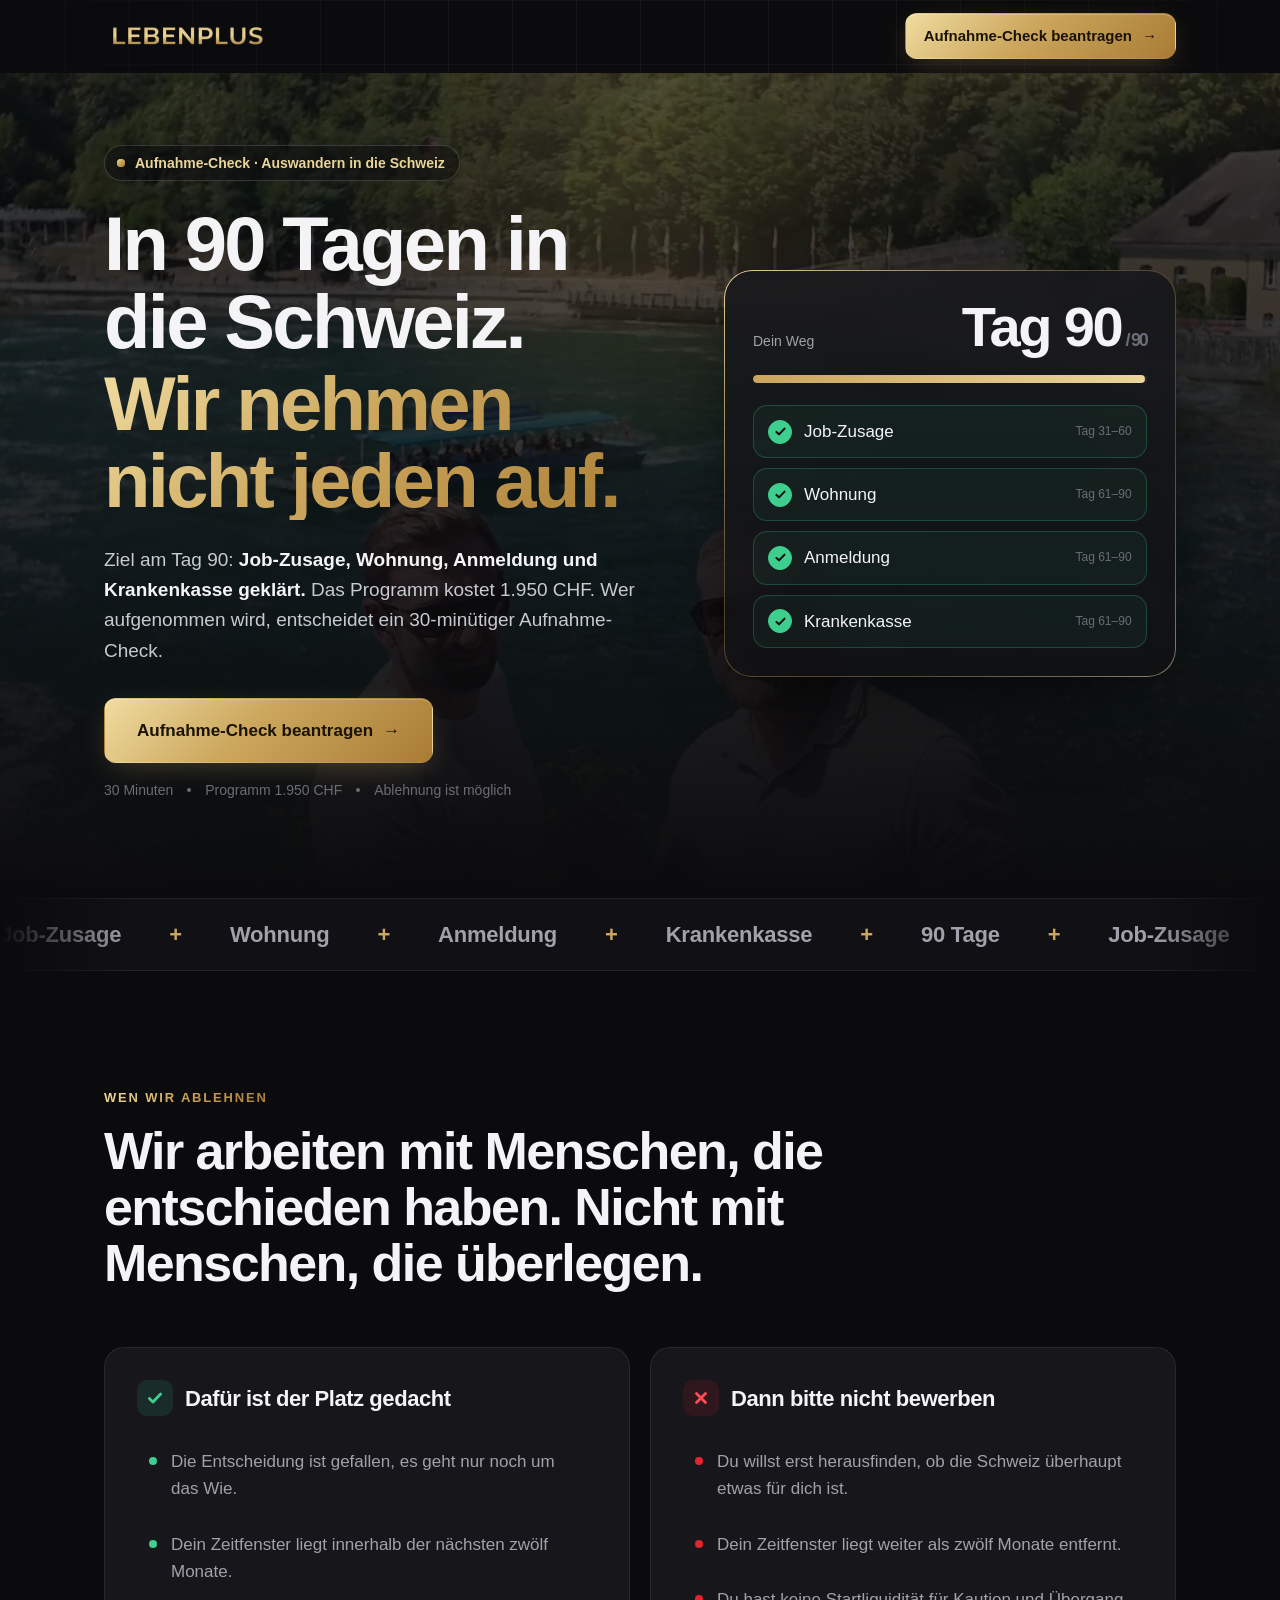
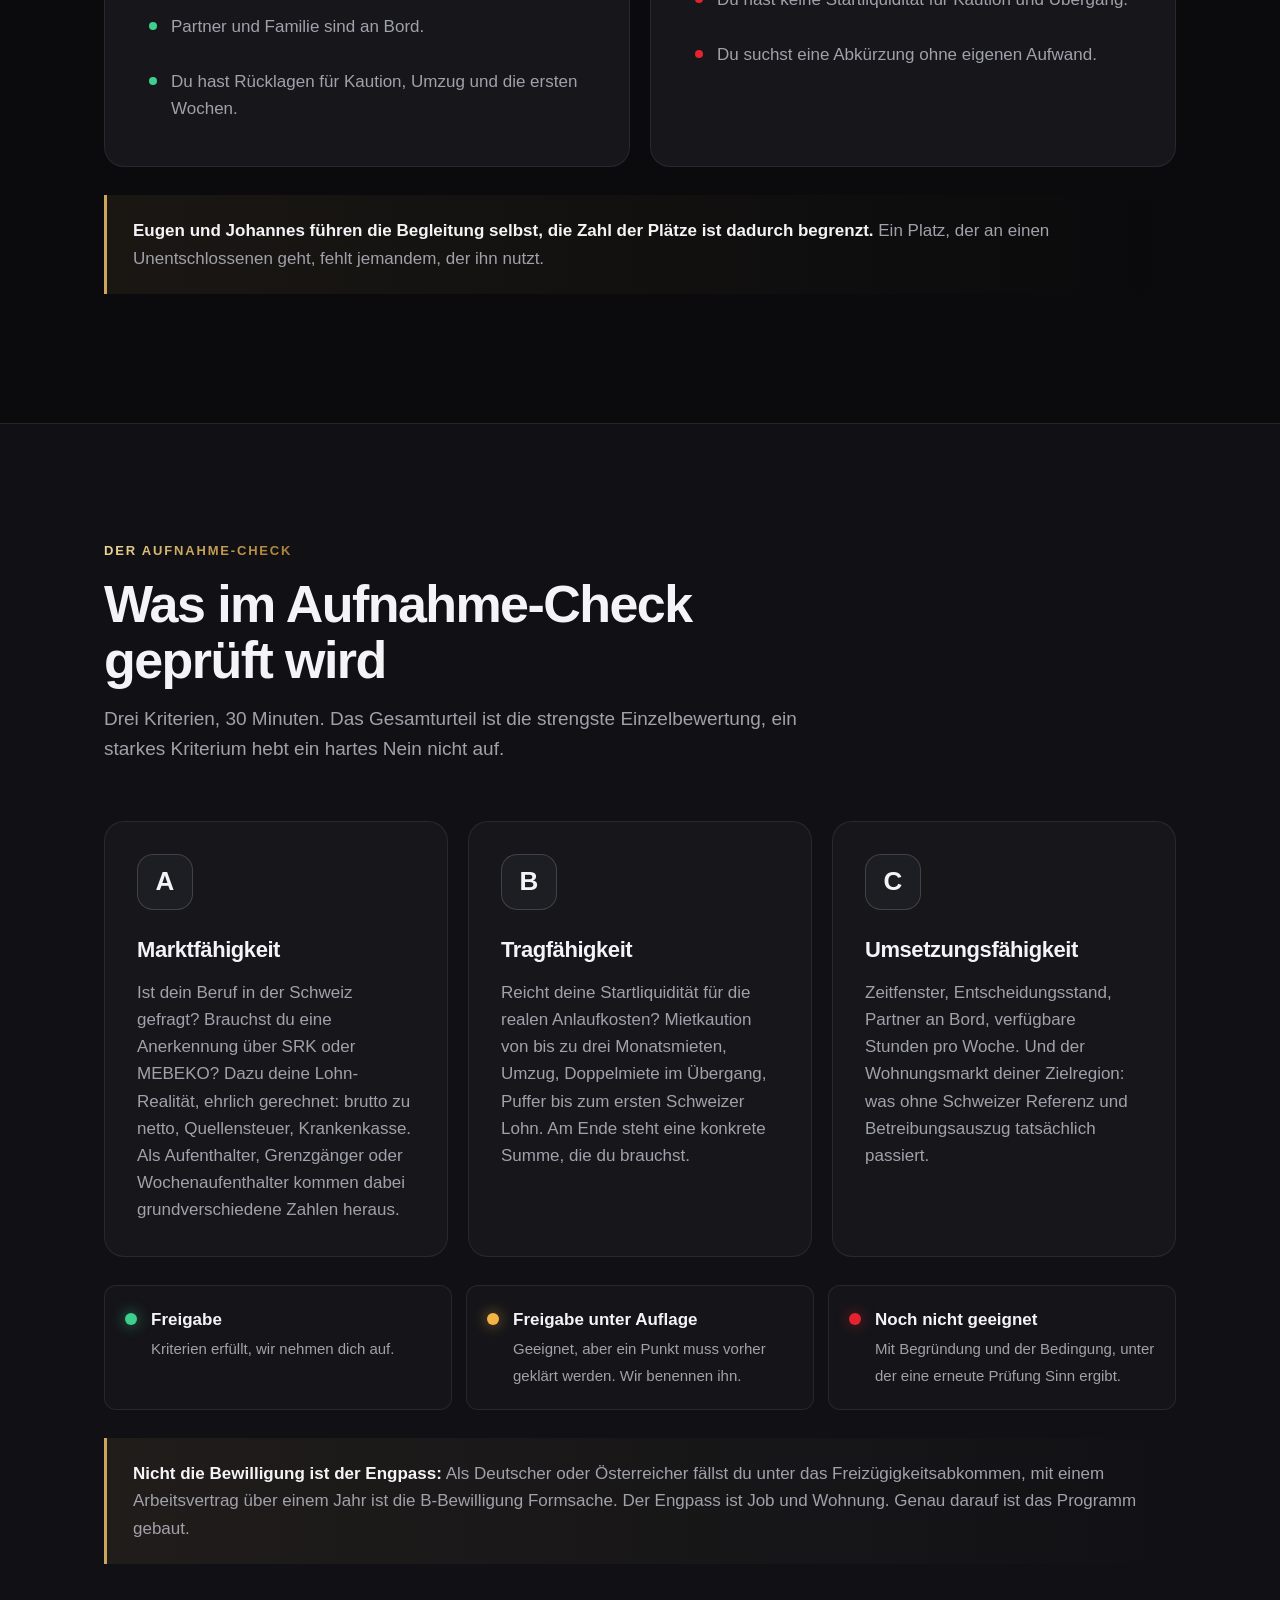
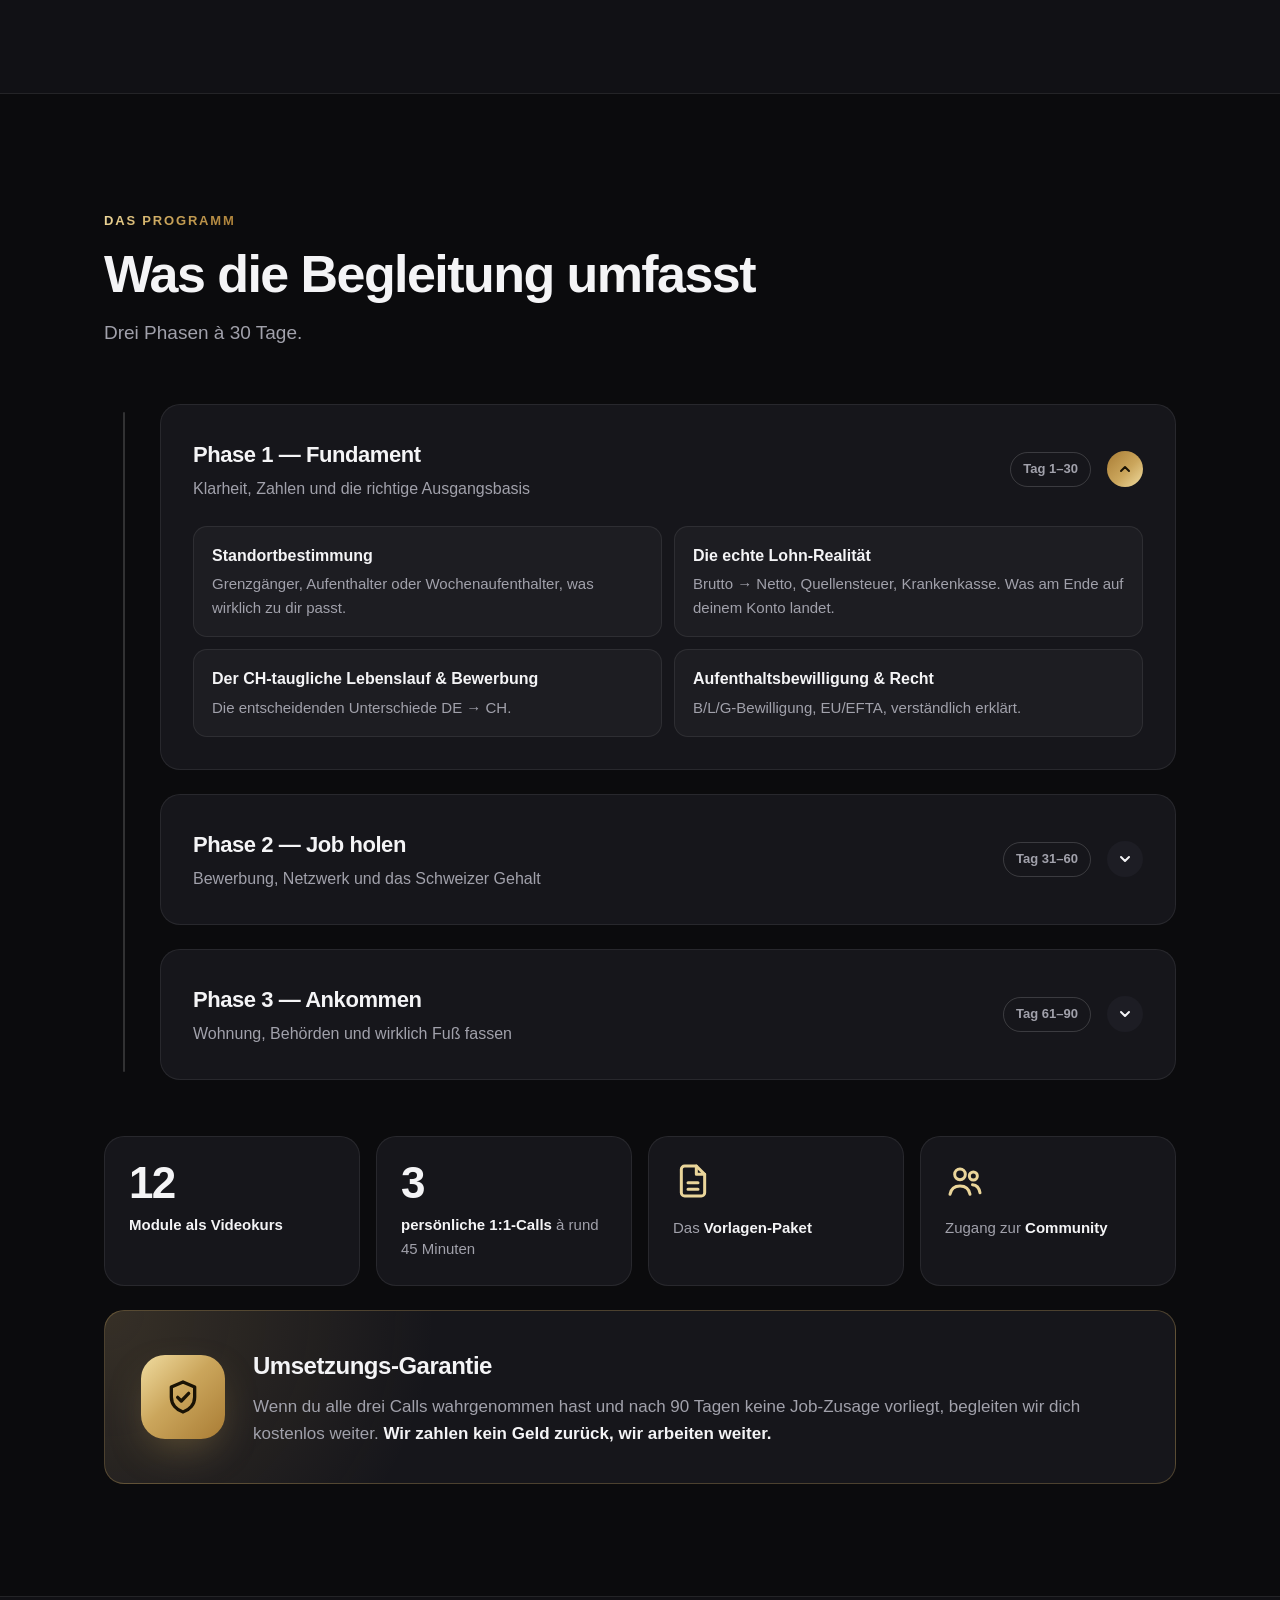
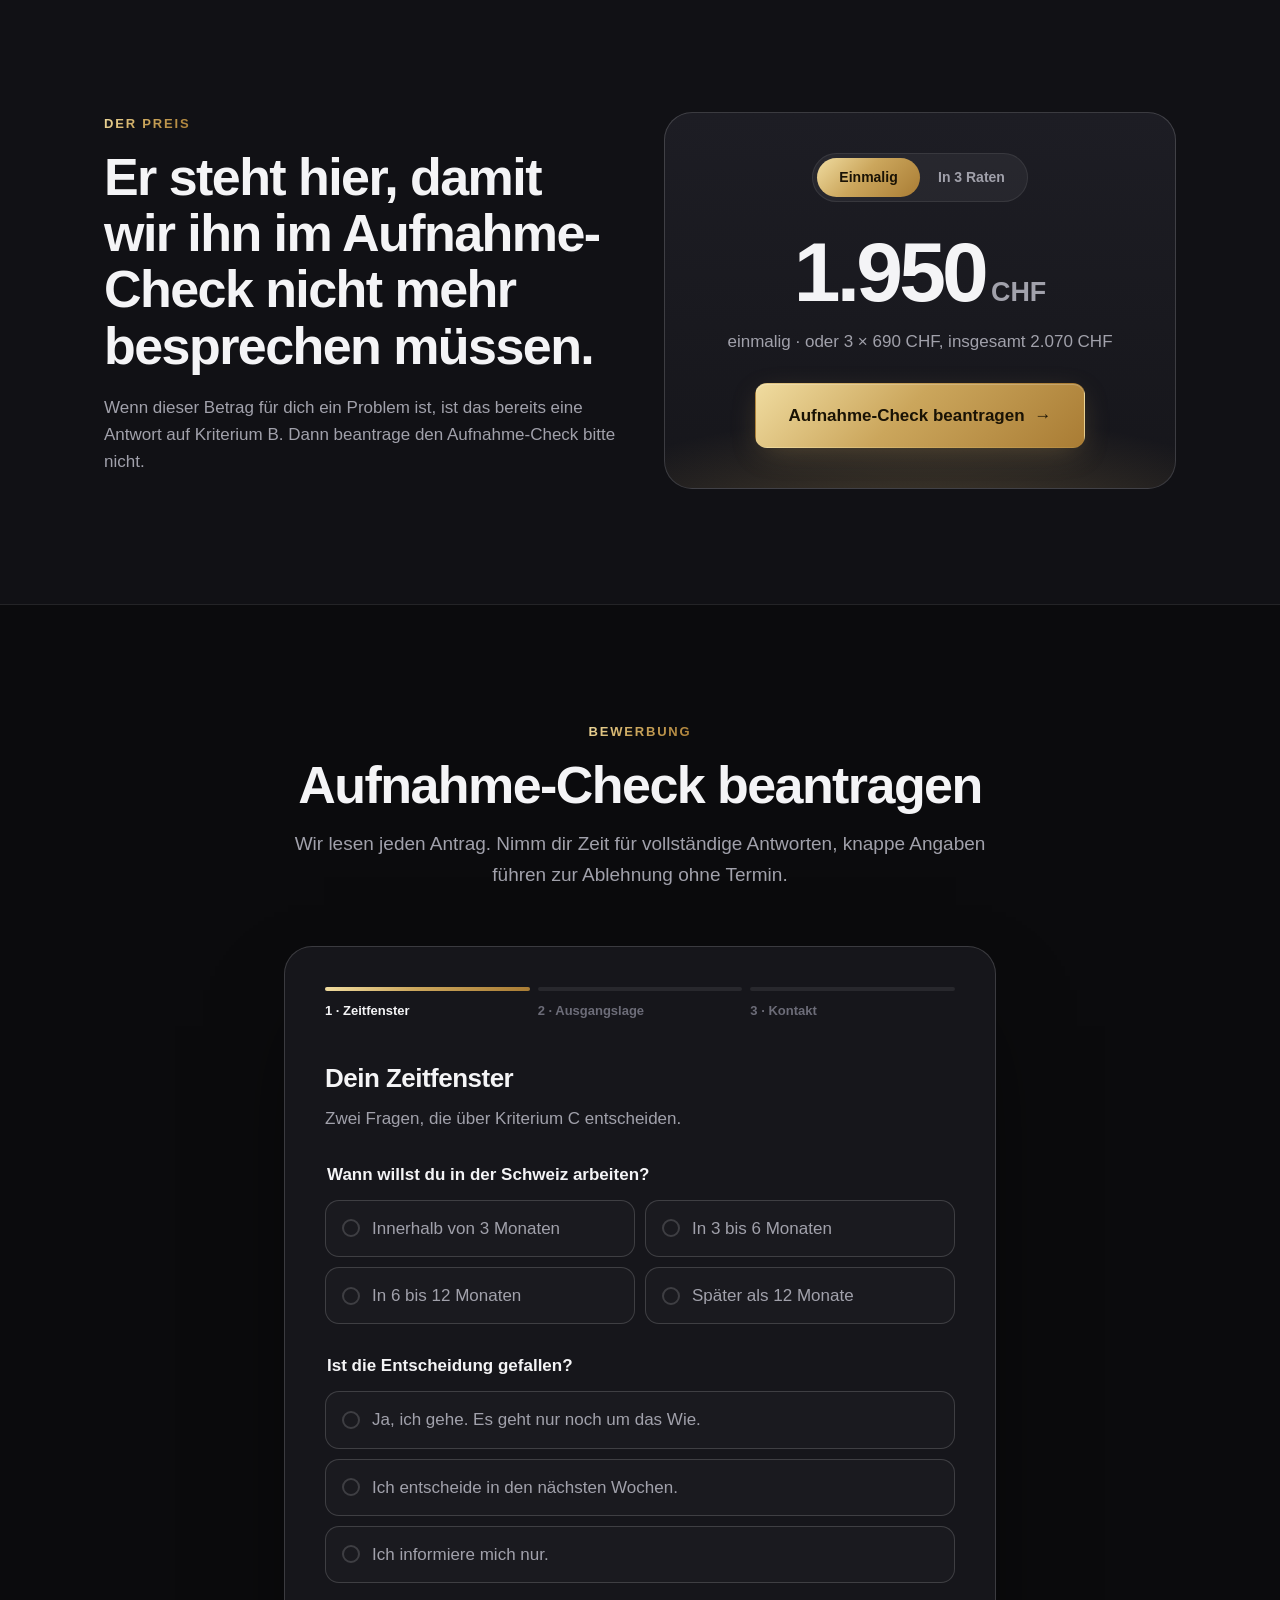
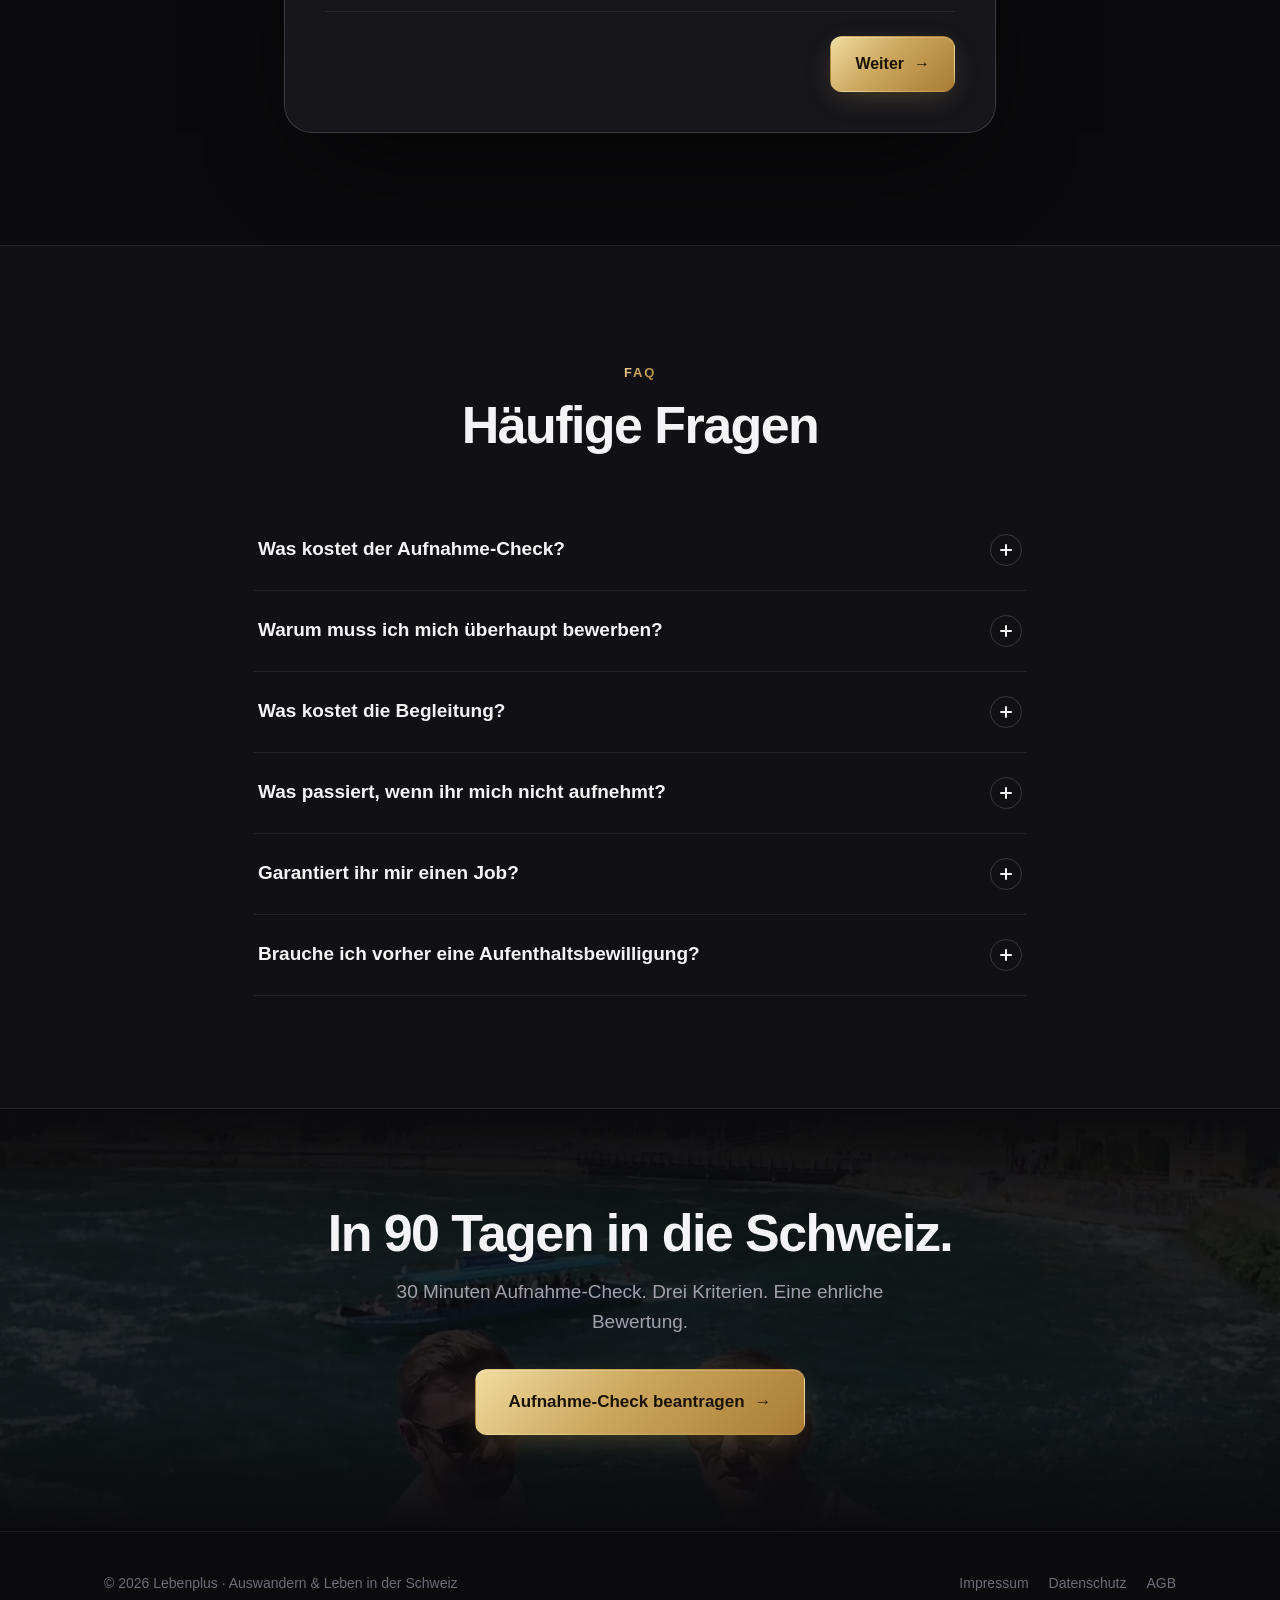
<file: index.html>
<!doctype html>
<html lang="de">
<head>
  <meta charset="utf-8" />
  <meta name="viewport" content="width=device-width, initial-scale=1" />
  <title>Aufnahme-Check: In 90 Tagen in die Schweiz | Lebenplus</title>
  <meta name="description" content="90 Tage bis Job-Zusage, Wohnung und Anmeldung. Das Programm kostet 1.950 CHF. Wer aufgenommen wird, entscheidet ein 30-minütiger Aufnahme-Check." />
  <meta name="robots" content="noindex,nofollow" />
  <meta name="theme-color" content="#0B0B0D" />
  <link rel="canonical" href="https://lebenplus-community.ch/bewerbung" />

  <meta property="og:type" content="website" />
  <meta property="og:locale" content="de_DE" />
  <meta property="og:site_name" content="Lebenplus" />
  <meta property="og:title" content="In 90 Tagen in die Schweiz. Wir nehmen nicht jeden auf." />
  <meta property="og:description" content="Job-Zusage, Wohnung, Anmeldung, Krankenkasse in 90 Tagen. 1.950 CHF. Wer aufgenommen wird, entscheidet ein 30-minütiger Aufnahme-Check." />
  <meta property="og:url" content="https://lebenplus-community.ch/bewerbung" />
  <meta property="og:image" content="https://lebenplus-community.ch/og-image.jpg" />

  <link rel="icon" href="favicon.ico" sizes="any" />
  <link rel="icon" type="image/png" sizes="32x32" href="favicon-32.png" />
  <link rel="icon" type="image/png" sizes="192x192" href="favicon-192.png" />
  <link rel="apple-touch-icon" href="favicon-180.png" />
  <link rel="stylesheet" href="styles.css" />

  <script>
    // Anbindung Formular und Terminbuchung. Beide Werte vor dem Livegang eintragen.
    window.LP_CONFIG = {
      // URL, an die der Antrag als JSON (POST) geschickt wird, z.B. Formspree, Make, Zapier oder Brevo-Webhook
      formEndpoint: "",
      // Einbettbare Kalender-URL für die Terminwahl, z.B. https://calendly.com/lebenplus/aufnahme-check
      calendarUrl: ""
    };
  </script>
</head>
<body>
  <div class="bg-grid" aria-hidden="true"></div>
  <div class="scroll-progress" aria-hidden="true"></div>

  <!-- ===== Header ===== -->
  <header class="site-header">
    <div class="container">
      <a class="brand" href="./" aria-label="Lebenplus Startseite">
        <img src="wordmark.png" alt="Lebenplus" />
      </a>
      <a class="btn btn-primary btn-sm magnetic" href="#bewerben">Aufnahme-Check beantragen <span class="arrow">→</span></a>
    </div>
  </header>

  <main>
    <!-- ===== Hero ===== -->
    <section class="hero has-video">
      <video class="bg-video" muted loop playsinline preload="none" poster="media/hero_poster.jpg"
        data-src="media/hero.mp4" data-src-portrait="media/hero_portrait.mp4" data-poster-portrait="media/hero_poster_portrait.jpg" aria-hidden="true"></video>
      <div class="bg-video-overlay" aria-hidden="true"></div>
      <div class="hero-glow" aria-hidden="true"></div>
      <div class="container hero-inner">
        <div>
          <span class="eyebrow"><span class="dot" aria-hidden="true"></span>Aufnahme-Check · Auswandern in die Schweiz</span>
          <h1>
            <span class="line"><span>In 90 Tagen in die Schweiz.</span></span>
            <span class="line"><span class="accent">Wir nehmen nicht jeden auf.</span></span>
          </h1>
          <p class="hero-lead reveal" style="--d:.25s">
            Ziel am Tag 90: <strong>Job-Zusage, Wohnung, Anmeldung und Krankenkasse geklärt.</strong>
            Das Programm kostet 1.950 CHF. Wer aufgenommen wird, entscheidet ein 30-minütiger Aufnahme-Check.
          </p>
          <div class="hero-cta reveal" style="--d:.35s">
            <a class="btn btn-primary btn-lg magnetic" href="#bewerben">Aufnahme-Check beantragen <span class="arrow">→</span></a>
            <div class="hero-meta">
              <span>30 Minuten</span><span>Programm 1.950 CHF</span><span>Ablehnung ist möglich</span>
            </div>
          </div>
        </div>

        <div class="journey-card reveal tilt" style="--d:.45s" aria-label="Ziel am Tag 90">
          <div class="journey-head">
            <span class="journey-label">Dein Weg</span>
            <span class="journey-day">Tag <span id="day-count">0</span><small>/ 90</small></span>
          </div>
          <div class="journey-bar" aria-hidden="true"><span id="day-bar"></span></div>
          <ul class="journey-list">
            <li data-day="45"><span class="check"><svg viewBox="0 0 16 16" fill="none" stroke="currentColor" stroke-width="2.5" stroke-linecap="round" stroke-linejoin="round"><path d="M3 8.5l3.2 3L13 4.5"/></svg></span>Job-Zusage<span class="tag">Tag 31–60</span></li>
            <li data-day="66"><span class="check"><svg viewBox="0 0 16 16" fill="none" stroke="currentColor" stroke-width="2.5" stroke-linecap="round" stroke-linejoin="round"><path d="M3 8.5l3.2 3L13 4.5"/></svg></span>Wohnung<span class="tag">Tag 61–90</span></li>
            <li data-day="78"><span class="check"><svg viewBox="0 0 16 16" fill="none" stroke="currentColor" stroke-width="2.5" stroke-linecap="round" stroke-linejoin="round"><path d="M3 8.5l3.2 3L13 4.5"/></svg></span>Anmeldung<span class="tag">Tag 61–90</span></li>
            <li data-day="88"><span class="check"><svg viewBox="0 0 16 16" fill="none" stroke="currentColor" stroke-width="2.5" stroke-linecap="round" stroke-linejoin="round"><path d="M3 8.5l3.2 3L13 4.5"/></svg></span>Krankenkasse<span class="tag">Tag 61–90</span></li>
          </ul>
        </div>
      </div>
    </section>

    <!-- ===== Laufband ===== -->
    <div class="marquee" aria-hidden="true">
      <div class="marquee-track">
        <span class="marquee-item">Job-Zusage</span><span class="marquee-item">Wohnung</span><span class="marquee-item">Anmeldung</span><span class="marquee-item">Krankenkasse</span><span class="marquee-item">90 Tage</span>
        <span class="marquee-item">Job-Zusage</span><span class="marquee-item">Wohnung</span><span class="marquee-item">Anmeldung</span><span class="marquee-item">Krankenkasse</span><span class="marquee-item">90 Tage</span>
        <span class="marquee-item">Job-Zusage</span><span class="marquee-item">Wohnung</span><span class="marquee-item">Anmeldung</span><span class="marquee-item">Krankenkasse</span><span class="marquee-item">90 Tage</span>
        <span class="marquee-item">Job-Zusage</span><span class="marquee-item">Wohnung</span><span class="marquee-item">Anmeldung</span><span class="marquee-item">Krankenkasse</span><span class="marquee-item">90 Tage</span>
      </div>
    </div>

    <!-- ===== Wen wir ablehnen ===== -->
    <section class="section" id="fuer-wen">
      <div class="container">
        <div class="section-head reveal">
          <span class="section-kicker">Wen wir ablehnen</span>
          <h2>Wir arbeiten mit Menschen, die entschieden haben. Nicht mit Menschen, die überlegen.</h2>
        </div>

        <div class="fit-grid">
          <article class="card fit-card fit-yes reveal spotlight">
            <h3><span class="fit-icon"><svg viewBox="0 0 16 16" fill="none" stroke="currentColor" stroke-width="2.5" stroke-linecap="round" stroke-linejoin="round"><path d="M3 8.5l3.2 3L13 4.5"/></svg></span>Dafür ist der Platz gedacht</h3>
            <ul class="fit-list">
              <li>Die Entscheidung ist gefallen, es geht nur noch um das Wie.</li>
              <li>Dein Zeitfenster liegt innerhalb der nächsten zwölf Monate.</li>
              <li>Partner und Familie sind an Bord.</li>
              <li>Du hast Rücklagen für Kaution, Umzug und die ersten Wochen.</li>
            </ul>
          </article>
          <article class="card fit-card fit-no reveal spotlight" style="--d:.1s">
            <h3><span class="fit-icon"><svg viewBox="0 0 16 16" fill="none" stroke="currentColor" stroke-width="2.5" stroke-linecap="round"><path d="M4 4l8 8M12 4l-8 8"/></svg></span>Dann bitte nicht bewerben</h3>
            <ul class="fit-list">
              <li>Du willst erst herausfinden, ob die Schweiz überhaupt etwas für dich ist.</li>
              <li>Dein Zeitfenster liegt weiter als zwölf Monate entfernt.</li>
              <li>Du hast keine Startliquidität für Kaution und Übergang.</li>
              <li>Du suchst eine Abkürzung ohne eigenen Aufwand.</li>
            </ul>
          </article>
        </div>

        <p class="note reveal">
          <strong>Eugen und Johannes führen die Begleitung selbst, die Zahl der Plätze ist dadurch begrenzt.</strong>
          Ein Platz, der an einen Unentschlossenen geht, fehlt jemandem, der ihn nutzt.
        </p>
      </div>
    </section>

    <!-- ===== Kriterien ===== -->
    <section class="section section-alt" id="kriterien">
      <div class="container">
        <div class="section-head reveal">
          <span class="section-kicker">Der Aufnahme-Check</span>
          <h2>Was im Aufnahme-Check geprüft wird</h2>
          <p class="section-lead">Drei Kriterien, 30 Minuten. Das Gesamturteil ist die strengste Einzelbewertung, ein starkes Kriterium hebt ein hartes Nein nicht auf.</p>
        </div>

        <div class="criteria-grid">
          <article class="card reveal spotlight">
            <div class="crit-letter">A</div>
            <h3>Marktfähigkeit</h3>
            <p>Ist dein Beruf in der Schweiz gefragt? Brauchst du eine Anerkennung über SRK oder MEBEKO? Dazu deine Lohn-Realität, ehrlich gerechnet: brutto zu netto, Quellensteuer, Krankenkasse. Als Aufenthalter, Grenzgänger oder Wochenaufenthalter kommen dabei grundverschiedene Zahlen heraus.</p>
          </article>
          <article class="card reveal spotlight" style="--d:.1s">
            <div class="crit-letter">B</div>
            <h3>Tragfähigkeit</h3>
            <p>Reicht deine Startliquidität für die realen Anlaufkosten? Mietkaution von bis zu drei Monatsmieten, Umzug, Doppelmiete im Übergang, Puffer bis zum ersten Schweizer Lohn. Am Ende steht eine konkrete Summe, die du brauchst.</p>
          </article>
          <article class="card reveal spotlight" style="--d:.2s">
            <div class="crit-letter">C</div>
            <h3>Umsetzungsfähigkeit</h3>
            <p>Zeitfenster, Entscheidungsstand, Partner an Bord, verfügbare Stunden pro Woche. Und der Wohnungsmarkt deiner Zielregion: was ohne Schweizer Referenz und Betreibungsauszug tatsächlich passiert.</p>
          </article>
        </div>

        <div class="verdicts">
          <div class="verdict v-green reveal"><span class="light"></span><div><strong>Freigabe</strong><span>Kriterien erfüllt, wir nehmen dich auf.</span></div></div>
          <div class="verdict v-amber reveal" style="--d:.1s"><span class="light"></span><div><strong>Freigabe unter Auflage</strong><span>Geeignet, aber ein Punkt muss vorher geklärt werden. Wir benennen ihn.</span></div></div>
          <div class="verdict v-red reveal" style="--d:.2s"><span class="light"></span><div><strong>Noch nicht geeignet</strong><span>Mit Begründung und der Bedingung, unter der eine erneute Prüfung Sinn ergibt.</span></div></div>
        </div>

        <p class="note reveal">
          <strong>Nicht die Bewilligung ist der Engpass:</strong> Als Deutscher oder Österreicher fällst du unter das Freizügigkeitsabkommen, mit einem Arbeitsvertrag über einem Jahr ist die B-Bewilligung Formsache. Der Engpass ist Job und Wohnung. Genau darauf ist das Programm gebaut.
        </p>
      </div>
    </section>

    <!-- ===== Begleitung ===== -->
    <section class="section" id="begleitung">
      <div class="container">
        <div class="section-head reveal">
          <span class="section-kicker">Das Programm</span>
          <h2>Was die Begleitung umfasst</h2>
          <p class="section-lead">Drei Phasen à 30 Tage.</p>
        </div>

        <div class="timeline">
          <div class="timeline-rail" aria-hidden="true"><span id="rail-fill"></span></div>

          <article class="phase card open reveal">
            <span class="phase-node">1</span>
            <button class="phase-toggle" aria-expanded="true" aria-controls="phase-1">
              <span class="phase-titles"><h3>Phase 1 — Fundament</h3><p>Klarheit, Zahlen und die richtige Ausgangsbasis</p></span>
              <span class="phase-days">Tag 1–30</span>
              <span class="phase-chevron" aria-hidden="true"><svg viewBox="0 0 16 16" fill="none" stroke="currentColor" stroke-width="2" stroke-linecap="round" stroke-linejoin="round"><path d="M4 6l4 4 4-4"/></svg></span>
            </button>
            <div class="phase-body" id="phase-1"><div>
              <ul class="phase-items">
                <li><strong>Standortbestimmung</strong>Grenzgänger, Aufenthalter oder Wochenaufenthalter, was wirklich zu dir passt.</li>
                <li><strong>Die echte Lohn-Realität</strong>Brutto → Netto, Quellensteuer, Krankenkasse. Was am Ende auf deinem Konto landet.</li>
                <li><strong>Der CH-taugliche Lebenslauf &amp; Bewerbung</strong>Die entscheidenden Unterschiede DE → CH.</li>
                <li><strong>Aufenthaltsbewilligung &amp; Recht</strong>B/L/G-Bewilligung, EU/EFTA, verständlich erklärt.</li>
              </ul>
            </div></div>
          </article>

          <article class="phase card reveal">
            <span class="phase-node">2</span>
            <button class="phase-toggle" aria-expanded="false" aria-controls="phase-2">
              <span class="phase-titles"><h3>Phase 2 — Job holen</h3><p>Bewerbung, Netzwerk und das Schweizer Gehalt</p></span>
              <span class="phase-days">Tag 31–60</span>
              <span class="phase-chevron" aria-hidden="true"><svg viewBox="0 0 16 16" fill="none" stroke="currentColor" stroke-width="2" stroke-linecap="round" stroke-linejoin="round"><path d="M4 6l4 4 4-4"/></svg></span>
            </button>
            <div class="phase-body" id="phase-2"><div>
              <ul class="phase-items">
                <li><strong>Bewerbungsstrategie &amp; Jobkanäle</strong>Personalvermittler, Direktbewerbung, wo die guten Stellen wirklich vergeben werden.</li>
                <li><strong>Netzwerk &amp; Active Sourcing</strong>LinkedIn und Firmen direkt ansprechen.</li>
                <li><strong>Das Schweizer Vorstellungsgespräch</strong>Ablauf und Gehaltsverhandlung.</li>
                <li><strong>Arbeitsvertrag verstehen</strong>Kündigungsfristen, 13. Monatslohn, BVG. Worauf du achten musst.</li>
              </ul>
            </div></div>
          </article>

          <article class="phase card reveal">
            <span class="phase-node">3</span>
            <button class="phase-toggle" aria-expanded="false" aria-controls="phase-3">
              <span class="phase-titles"><h3>Phase 3 — Ankommen</h3><p>Wohnung, Behörden und wirklich Fuß fassen</p></span>
              <span class="phase-days">Tag 61–90</span>
              <span class="phase-chevron" aria-hidden="true"><svg viewBox="0 0 16 16" fill="none" stroke="currentColor" stroke-width="2" stroke-linecap="round" stroke-linejoin="round"><path d="M4 6l4 4 4-4"/></svg></span>
            </button>
            <div class="phase-body" id="phase-3"><div>
              <ul class="phase-items">
                <li><strong>Wohnung finden</strong>Der harte CH-Markt, die Bewerbungsmappe und die Frage der Kaution.</li>
                <li><strong>Krankenkasse &amp; Versicherungen</strong>Richtig wählen und wechseln.</li>
                <li><strong>Anmeldung, Behörden &amp; Steuern</strong>Schritt für Schritt.</li>
                <li><strong>Finanzen &amp; Umzug</strong>Konto, Geldtransfer, Umzug.</li>
              </ul>
            </div></div>
          </article>
        </div>

        <div class="included">
          <div class="inc reveal"><div class="inc-num" data-count="12">12</div><p><strong>Module als Videokurs</strong></p></div>
          <div class="inc reveal" style="--d:.08s"><div class="inc-num" data-count="3">3</div><p><strong>persönliche 1:1-Calls</strong> à rund 45 Minuten</p></div>
          <div class="inc reveal" style="--d:.16s"><div class="inc-num icon"><svg viewBox="0 0 24 24" fill="none" stroke="currentColor" stroke-width="1.8" stroke-linecap="round" stroke-linejoin="round"><path d="M14 3H7a2 2 0 0 0-2 2v14a2 2 0 0 0 2 2h10a2 2 0 0 0 2-2V8z"/><path d="M14 3v5h5M9 13h6M9 17h6"/></svg></div><p>Das <strong>Vorlagen-Paket</strong></p></div>
          <div class="inc reveal" style="--d:.24s"><div class="inc-num icon"><svg viewBox="0 0 24 24" fill="none" stroke="currentColor" stroke-width="1.8" stroke-linecap="round" stroke-linejoin="round"><circle cx="9" cy="8" r="3.2"/><path d="M3 20c.6-3.3 3-5 6-5s5.4 1.7 6 5"/><circle cx="17" cy="9" r="2.4"/><path d="M16.5 14.2c2.4.2 4 1.8 4.5 4.8"/></svg></div><p>Zugang zur <strong>Community</strong></p></div>
        </div>

        <div class="guarantee reveal">
          <div class="shield" aria-hidden="true"><svg viewBox="0 0 24 24" fill="none" stroke="currentColor" stroke-width="2" stroke-linecap="round" stroke-linejoin="round"><path d="M12 3l7 3v6c0 4.5-3 7.8-7 9-4-1.2-7-4.5-7-9V6z"/><path d="M8.8 12.2l2.2 2.2 4.4-4.6"/></svg></div>
          <div>
            <h3>Umsetzungs-Garantie</h3>
            <p>Wenn du alle drei Calls wahrgenommen hast und nach 90 Tagen keine Job-Zusage vorliegt, begleiten wir dich kostenlos weiter. <strong>Wir zahlen kein Geld zurück, wir arbeiten weiter.</strong></p>
          </div>
        </div>
      </div>
    </section>

    <!-- ===== Preis ===== -->
    <section class="section section-alt" id="preis">
      <div class="container price-wrap">
        <div class="reveal">
          <span class="section-kicker">Der Preis</span>
          <h2>Er steht hier, damit wir ihn im Aufnahme-Check nicht mehr besprechen müssen.</h2>
          <p class="price-warn">Wenn dieser Betrag für dich ein Problem ist, ist das bereits eine Antwort auf Kriterium B. Dann beantrage den Aufnahme-Check bitte nicht.</p>
        </div>
        <div class="price-card reveal tilt" style="--d:.1s">
          <div class="price-switch" role="group" aria-label="Zahlungsart">
            <span class="pill" aria-hidden="true"></span>
            <button type="button" data-plan="once" aria-pressed="true">Einmalig</button>
            <button type="button" data-plan="rates" aria-pressed="false">In 3 Raten</button>
          </div>
          <div class="price-amount" aria-live="polite"><span id="price-prefix"></span><span id="price-value">1.950</span><small>CHF</small></div>
          <p class="price-sub" id="price-sub">einmalig · oder 3 × 690 CHF, insgesamt 2.070 CHF</p>
          <a class="btn btn-primary btn-lg magnetic" href="#bewerben">Aufnahme-Check beantragen <span class="arrow">→</span></a>
        </div>
      </div>
    </section>

    <!-- ===== Formular ===== -->
    <section class="section" id="bewerben">
      <div class="container apply">
        <div class="section-head reveal">
          <span class="section-kicker">Bewerbung</span>
          <h2>Aufnahme-Check beantragen</h2>
          <p class="section-lead">Wir lesen jeden Antrag. Nimm dir Zeit für vollständige Antworten, knappe Angaben führen zur Ablehnung ohne Termin.</p>
        </div>

        <div class="form-shell reveal">
          <div class="stepper" aria-hidden="true">
            <div class="stepper-item current"><div class="stepper-bar"><span></span></div><span class="stepper-label">1 · Zeitfenster</span></div>
            <div class="stepper-item"><div class="stepper-bar"><span></span></div><span class="stepper-label">2 · Ausgangslage</span></div>
            <div class="stepper-item"><div class="stepper-bar"><span></span></div><span class="stepper-label">3 · Kontakt</span></div>
          </div>

          <form id="apply-form" novalidate>
            <!-- Schritt 1 -->
            <div class="step active" data-step="1">
              <h3>Dein Zeitfenster</h3>
              <p class="step-intro">Zwei Fragen, die über Kriterium C entscheiden.</p>

              <fieldset class="q">
                <legend>Wann willst du in der Schweiz arbeiten?</legend>
                <div class="options cols-2">
                  <label class="opt"><input type="radio" name="zeitfenster" value="Innerhalb von 3 Monaten" required /><span>Innerhalb von 3 Monaten</span></label>
                  <label class="opt"><input type="radio" name="zeitfenster" value="In 3 bis 6 Monaten" /><span>In 3 bis 6 Monaten</span></label>
                  <label class="opt"><input type="radio" name="zeitfenster" value="In 6 bis 12 Monaten" /><span>In 6 bis 12 Monaten</span></label>
                  <label class="opt"><input type="radio" name="zeitfenster" value="Später als 12 Monate" data-stop /><span>Später als 12 Monate</span></label>
                </div>
                <div class="hint" data-hint-for="zeitfenster"><div><p>Dann ist es für den Aufnahme-Check zu früh. Melde dich wieder, wenn dein Zeitfenster näher rückt.</p></div></div>
              </fieldset>

              <fieldset class="q">
                <legend>Ist die Entscheidung gefallen?</legend>
                <div class="options">
                  <label class="opt"><input type="radio" name="entscheidung" value="Ja, ich gehe. Es geht nur noch um das Wie." required /><span>Ja, ich gehe. Es geht nur noch um das Wie.</span></label>
                  <label class="opt"><input type="radio" name="entscheidung" value="Ich entscheide in den nächsten Wochen." /><span>Ich entscheide in den nächsten Wochen.</span></label>
                  <label class="opt"><input type="radio" name="entscheidung" value="Ich informiere mich nur." data-stop /><span>Ich informiere mich nur.</span></label>
                </div>
                <div class="hint" data-hint-for="entscheidung"><div><p>Der Aufnahme-Check ist keine Informationsveranstaltung. Hör so lange in den Podcast rein.</p></div></div>
              </fieldset>

              <p class="form-error" role="alert">Bitte beantworte beide Fragen.</p>
              <div class="form-nav">
                <span class="spacer"></span>
                <button type="button" class="btn btn-primary" data-next>Weiter <span class="arrow">→</span></button>
              </div>
            </div>

            <!-- Schritt 2 -->
            <div class="step" data-step="2">
              <h3>Deine Ausgangslage</h3>
              <p class="step-intro">Grundlage für Kriterium A und B. Ohne diese Angaben können wir nicht prüfen.</p>

              <div class="field">
                <label for="beruf">Beruf, Qualifikation und aktuelles Bruttojahresgehalt</label>
                <input class="input" id="beruf" name="beruf" type="text" required minlength="10" placeholder="z.B. Pflegefachfrau, 8 Jahre Erfahrung, 46.000 € brutto" />
              </div>

              <fieldset class="q">
                <legend>Welche Mittel stehen dir für Kaution, Umzug und die ersten zwei Monate zur Verfügung?</legend>
                <div class="options cols-3">
                  <label class="opt"><input type="radio" name="mittel" value="Unter 5.000 CHF" required /><span>Unter 5.000 CHF</span></label>
                  <label class="opt"><input type="radio" name="mittel" value="5.000 bis 15.000 CHF" /><span>5.000 bis 15.000 CHF</span></label>
                  <label class="opt"><input type="radio" name="mittel" value="Über 15.000 CHF" /><span>Über 15.000 CHF</span></label>
                </div>
              </fieldset>

              <fieldset class="q">
                <legend>Das Programm kostet 1.950 CHF. Kannst du diesen Betrag bei einer Freigabe aufbringen?</legend>
                <div class="options cols-3">
                  <label class="opt"><input type="radio" name="programm" value="Ja" required /><span>Ja</span></label>
                  <label class="opt"><input type="radio" name="programm" value="Ja, in drei Raten" /><span>Ja, in drei Raten</span></label>
                  <label class="opt"><input type="radio" name="programm" value="Nein" data-stop /><span>Nein</span></label>
                </div>
                <div class="hint" data-hint-for="programm"><div><p>Dann ist der Aufnahme-Check der falsche Termin. Wer die 1.950 CHF nicht aufbringen kann, kann in aller Regel auch Kaution und Übergang nicht stemmen.</p></div></div>
              </fieldset>

              <div class="field">
                <label for="stolperstein">Was ist aktuell dein größter Stolperstein?</label>
                <textarea class="input" id="stolperstein" name="stolperstein" required minlength="20" data-counter="80" placeholder="Je konkreter, desto besser."></textarea>
                <span class="counter" aria-hidden="true"></span>
              </div>

              <p class="form-error" role="alert">Bitte fülle alle Angaben vollständig aus.</p>
              <div class="form-nav">
                <button type="button" class="btn btn-ghost" data-prev>← Zurück</button>
                <button type="button" class="btn btn-primary" data-next>Weiter <span class="arrow">→</span></button>
              </div>
            </div>

            <!-- Schritt 3 -->
            <div class="step" data-step="3">
              <h3>Wohin dürfen wir uns melden?</h3>
              <p class="step-intro">Im Anschluss wählst du deinen Termin für den Aufnahme-Check.</p>

              <div class="fields-2">
                <div class="field">
                  <label for="vorname">Vorname</label>
                  <input class="input" id="vorname" name="vorname" type="text" autocomplete="given-name" required />
                </div>
                <div class="field">
                  <label for="email">E-Mail</label>
                  <input class="input" id="email" name="email" type="email" autocomplete="email" required />
                </div>
                <div class="field">
                  <label for="telefon">Telefon / WhatsApp</label>
                  <input class="input" id="telefon" name="telefon" type="tel" autocomplete="tel" required />
                </div>
                <div class="field">
                  <label for="erreichbar">Wann bist du am besten erreichbar?</label>
                  <input class="input" id="erreichbar" name="erreichbar" type="text" placeholder="z.B. werktags ab 18 Uhr" />
                </div>
              </div>

              <p class="form-error" role="alert">Bitte prüfe Vorname, E-Mail und Telefon.</p>
              <div class="form-nav">
                <button type="button" class="btn btn-ghost" data-prev>← Zurück</button>
                <button type="submit" class="btn btn-primary">Antrag absenden <span class="arrow">→</span><span class="spinner" aria-hidden="true"></span></button>
              </div>
              <p class="privacy">Deine Daten behandeln wir vertraulich und geben sie nicht weiter.</p>
            </div>
          </form>

          <!-- Ergebnis A -->
          <div class="result result-ok" id="result-ok" tabindex="-1">
            <div class="result-icon"><svg viewBox="0 0 24 24" fill="none" stroke="currentColor" stroke-width="3" stroke-linecap="round" stroke-linejoin="round"><path d="M5 12.5l4.5 4.5L19 7.5"/></svg></div>
            <h3>Dein Antrag ist da. Die Vorprüfung ist bestanden.</h3>
            <p>Wähl jetzt deinen Termin für den Aufnahme-Check. 30 Minuten, drei Kriterien, am Ende eine Bewertung.</p>
            <div id="calendar-slot"></div>
            <p class="small">Falls das Kalender-Fenster nicht lädt: Dein Antrag ist bei uns. Wir melden uns per Mail mit einem Terminvorschlag.</p>
          </div>

          <!-- Ergebnis B -->
          <div class="result result-no" id="result-no" tabindex="-1">
            <div class="result-icon">–</div>
            <h3>Wir vergeben dir jetzt keinen Termin.</h3>
            <p>Das ist keine Absage für immer. Ändert sich dein Zeitfenster, deine Entscheidung oder deine finanzielle Lage, bewirb dich erneut. Bis dahin bekommst du alles Öffentliche: Podcast, Newsletter und die Inhalte auf unseren Kanälen.</p>
          </div>
        </div>
      </div>
    </section>

    <!-- ===== FAQ ===== -->
    <section class="section section-alt" id="faq">
      <div class="container faq">
        <div class="section-head reveal">
          <span class="section-kicker">FAQ</span>
          <h2>Häufige Fragen</h2>
        </div>

        <div class="faq-list">
          <div class="faq-item reveal">
            <button class="faq-q" aria-expanded="false">Was kostet der Aufnahme-Check?<span class="faq-plus" aria-hidden="true"></span></button>
            <div class="faq-a"><div><p>Nichts. Er ist keine Beratung, sondern eine Prüfung, und dauert 30 Minuten. Du gehst in jedem Fall mit einer ehrlichen Einschätzung deiner Lage heraus, auch wenn wir dich nicht aufnehmen.</p></div></div>
          </div>
          <div class="faq-item reveal">
            <button class="faq-q" aria-expanded="false">Warum muss ich mich überhaupt bewerben?<span class="faq-plus" aria-hidden="true"></span></button>
            <div class="faq-a"><div><p>Weil Eugen und Johannes die Begleitung selbst führen und die Zahl der Plätze dadurch begrenzt ist. Der Antrag sorgt dafür, dass die Gespräche mit den Menschen stattfinden, bei denen der Weg in 90 Tagen tatsächlich funktioniert.</p></div></div>
          </div>
          <div class="faq-item reveal">
            <button class="faq-q" aria-expanded="false">Was kostet die Begleitung?<span class="faq-plus" aria-hidden="true"></span></button>
            <div class="faq-a"><div><p>1.950 CHF einmalig oder 3 × 690 CHF, insgesamt 2.070 CHF. Der Preis steht vor dem Gespräch fest und wird im Gespräch nicht verhandelt.</p></div></div>
          </div>
          <div class="faq-item reveal">
            <button class="faq-q" aria-expanded="false">Was passiert, wenn ihr mich nicht aufnehmt?<span class="faq-plus" aria-hidden="true"></span></button>
            <div class="faq-a"><div><p>Du bekommst die Begründung und die Bedingung, unter der eine erneute Prüfung Sinn ergibt. In den meisten Fällen ist es das Zeitfenster oder die Liquidität, beides ändert sich.</p></div></div>
          </div>
          <div class="faq-item reveal">
            <button class="faq-q" aria-expanded="false">Garantiert ihr mir einen Job?<span class="faq-plus" aria-hidden="true"></span></button>
            <div class="faq-a"><div><p>Nein. Garantiert ist die Weiterbegleitung: Hast du alle drei Calls wahrgenommen und liegt nach 90 Tagen keine Job-Zusage vor, begleiten wir dich kostenlos weiter. Geld zurück gibt es nicht.</p></div></div>
          </div>
          <div class="faq-item reveal">
            <button class="faq-q" aria-expanded="false">Brauche ich vorher eine Aufenthaltsbewilligung?<span class="faq-plus" aria-hidden="true"></span></button>
            <div class="faq-a"><div><p>Nein. Als Deutscher oder Österreicher fällst du unter das Freizügigkeitsabkommen, mit einem Arbeitsvertrag über einem Jahr ist die B-Bewilligung Formsache. Der Schwerpunkt liegt deshalb auf Job und Wohnung.</p></div></div>
          </div>
        </div>
      </div>
    </section>

    <!-- ===== Abschluss ===== -->
    <section class="section final-cta has-video">
      <video class="bg-video" muted loop playsinline preload="none" poster="media/hero_poster.jpg"
        data-src="media/hero.mp4" data-src-portrait="media/hero_portrait.mp4" data-poster-portrait="media/hero_poster_portrait.jpg" aria-hidden="true"></video>
      <div class="bg-video-overlay" aria-hidden="true"></div>
      <div class="container reveal">
        <h2>In 90 Tagen in die Schweiz.</h2>
        <p class="section-lead">30 Minuten Aufnahme-Check. Drei Kriterien. Eine ehrliche Bewertung.</p>
        <a class="btn btn-primary btn-lg magnetic" href="#bewerben">Aufnahme-Check beantragen <span class="arrow">→</span></a>
      </div>
    </section>
  </main>

  <footer class="site-footer">
    <div class="container">
      <span>© 2026 Lebenplus · Auswandern &amp; Leben in der Schweiz</span>
      <nav><a href="impressum.html">Impressum</a><a href="datenschutz.html">Datenschutz</a><a href="agb.html">AGB</a></nav>
    </div>
  </footer>

  <div class="sticky-cta"><a class="btn btn-primary" href="#bewerben">Aufnahme-Check beantragen <span class="arrow">→</span></a></div>

  <script src="script.js" defer></script>
</body>
</html>
</file>
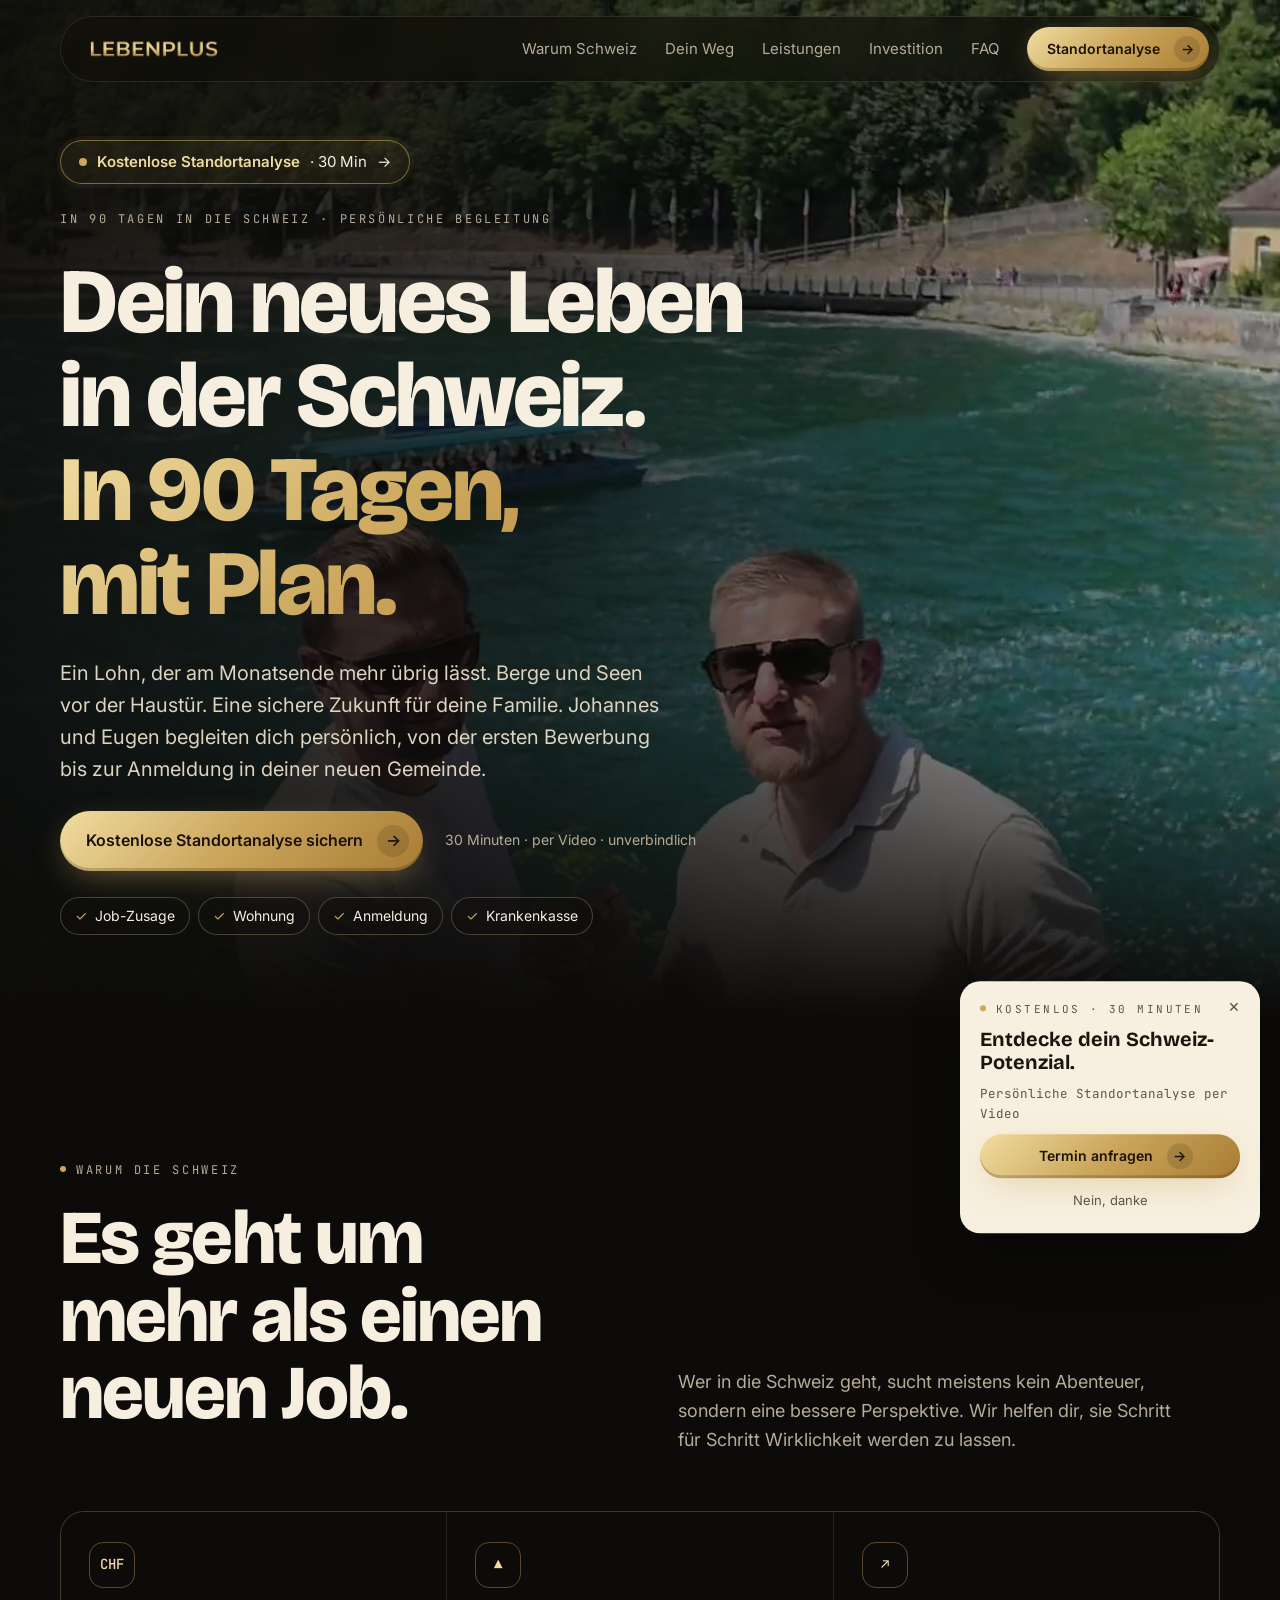
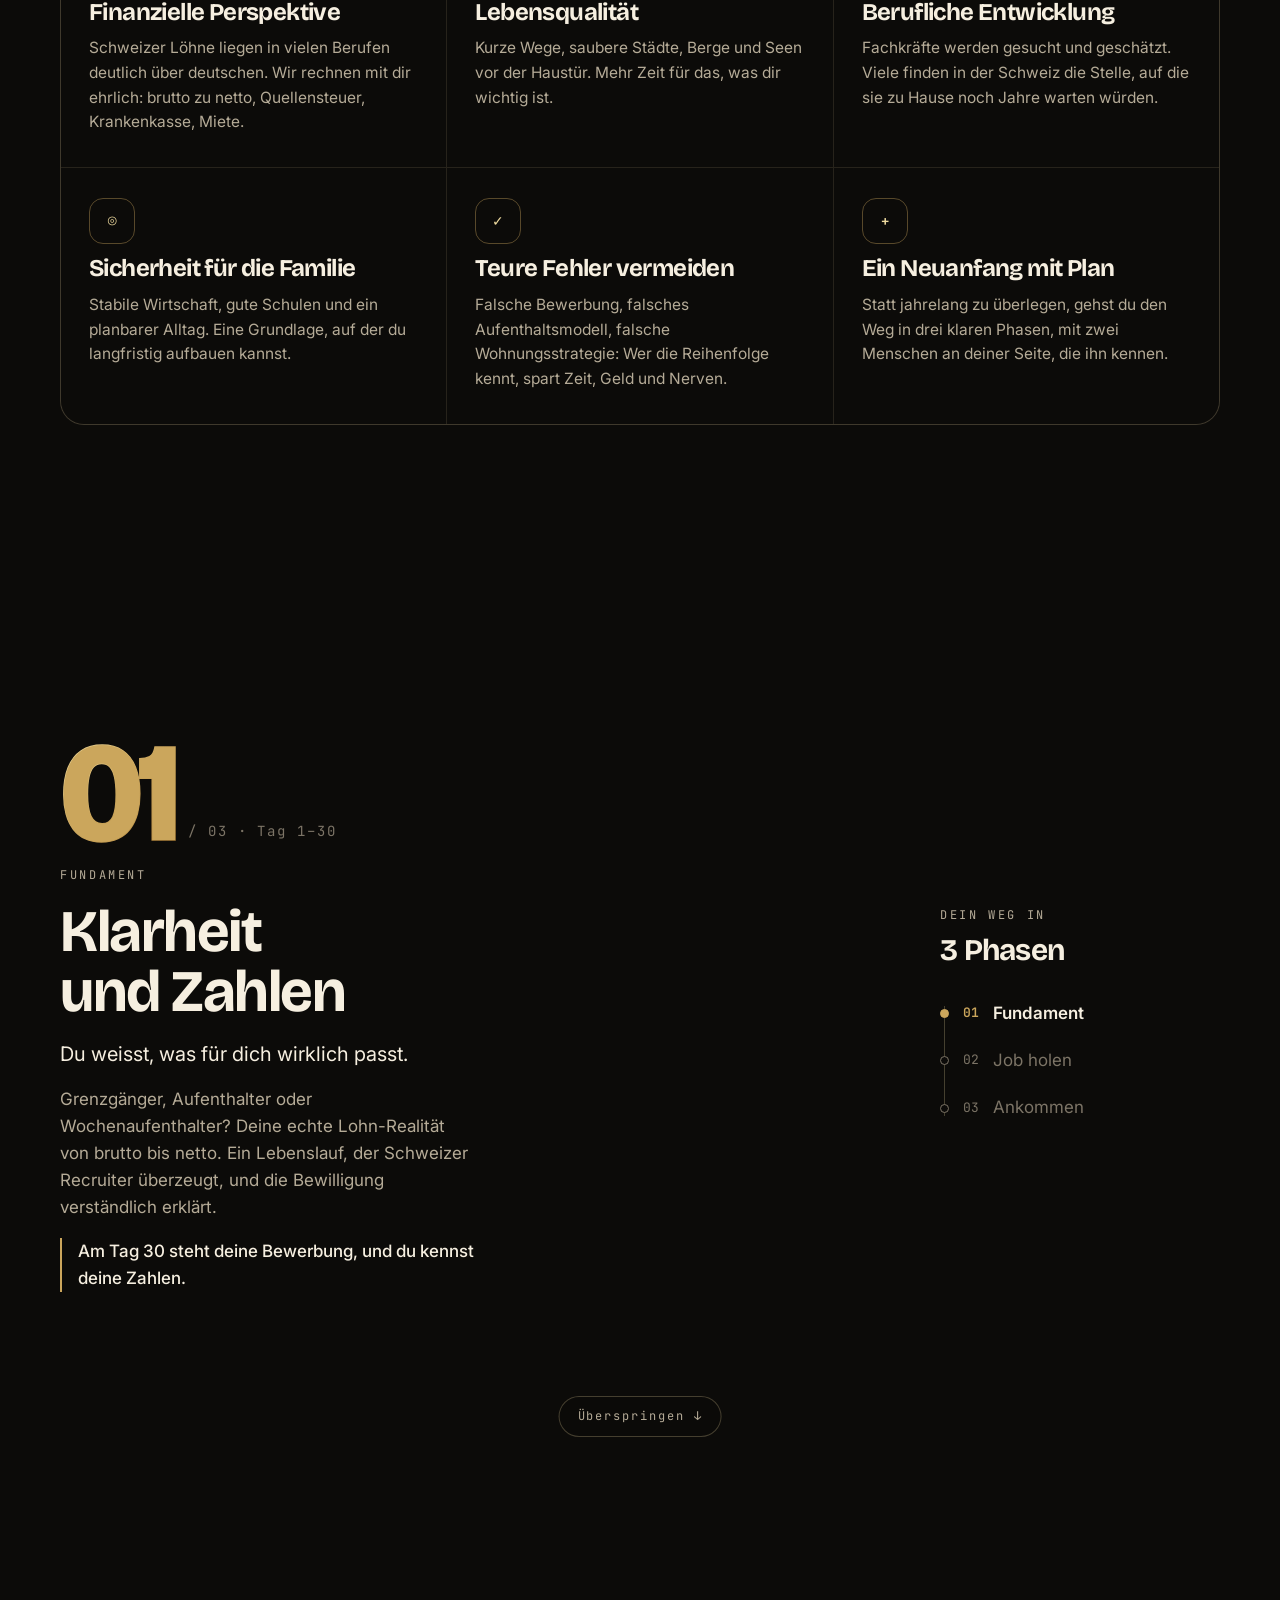
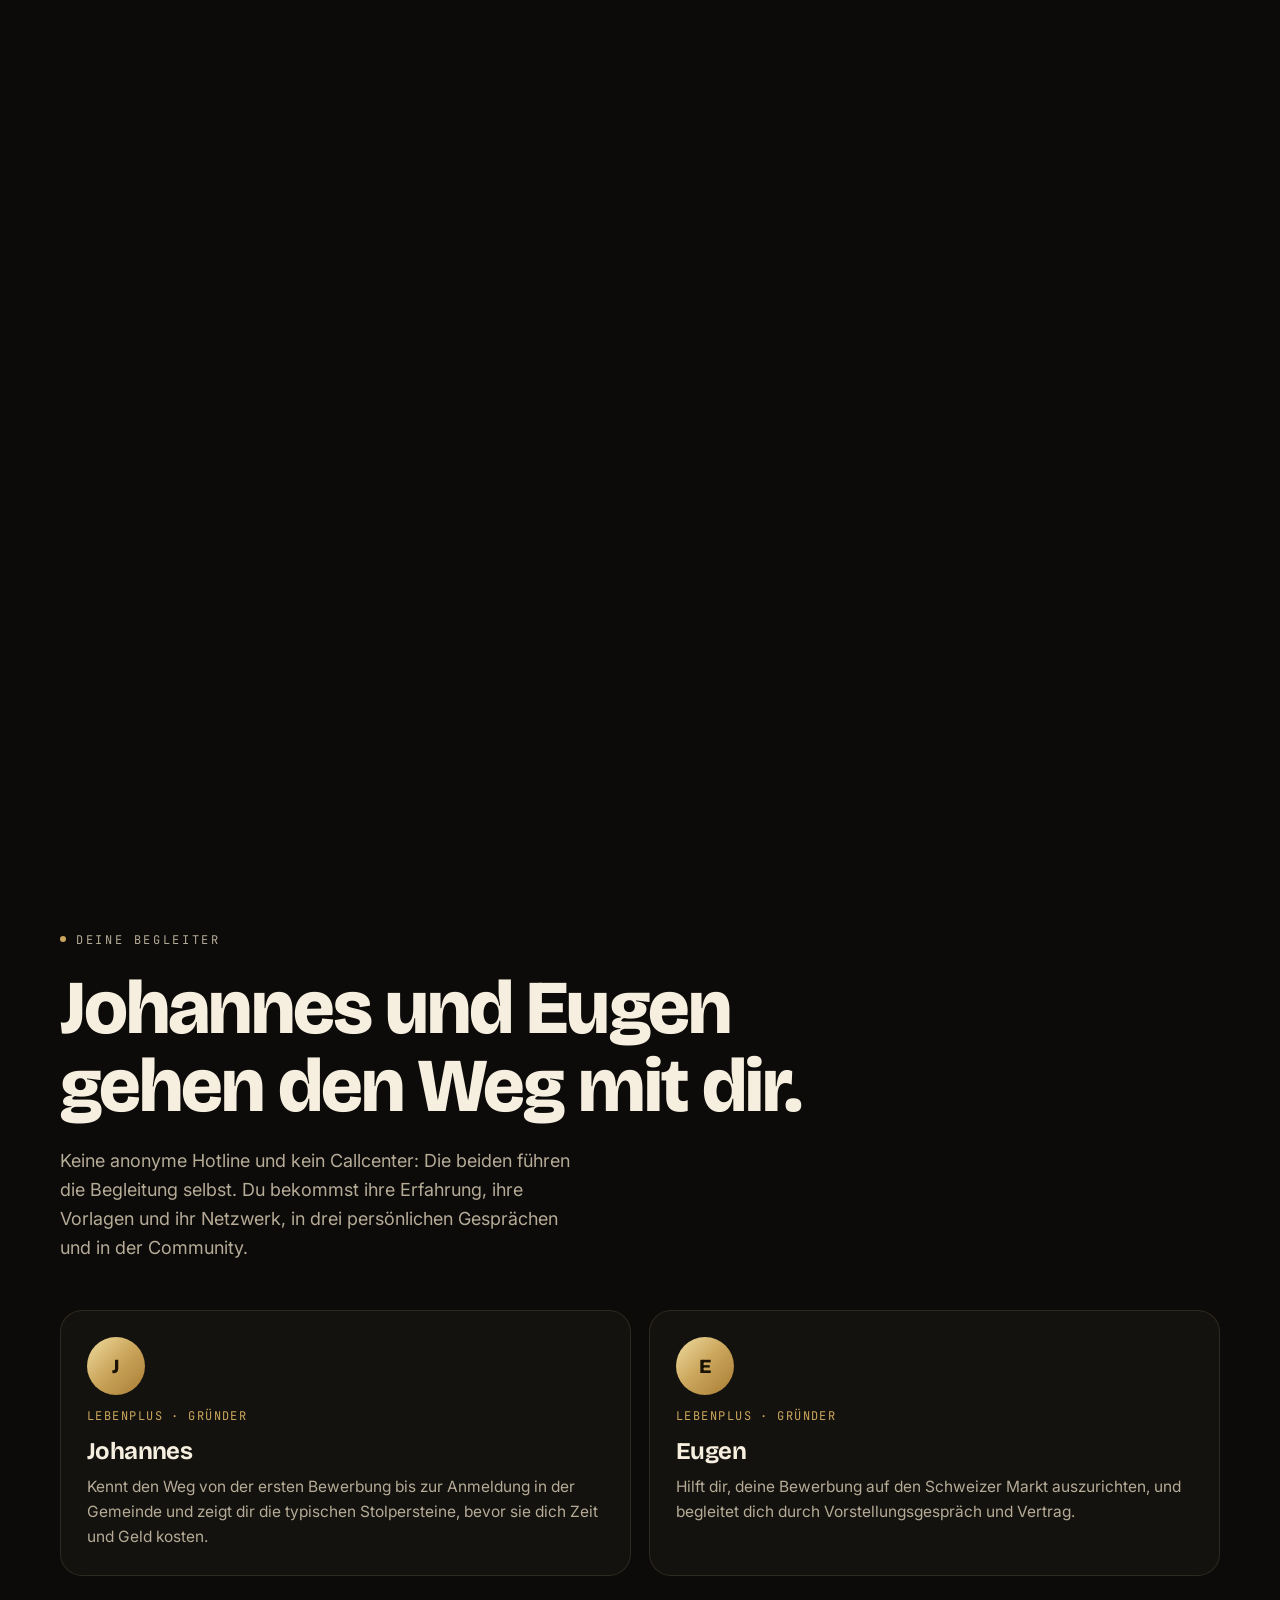
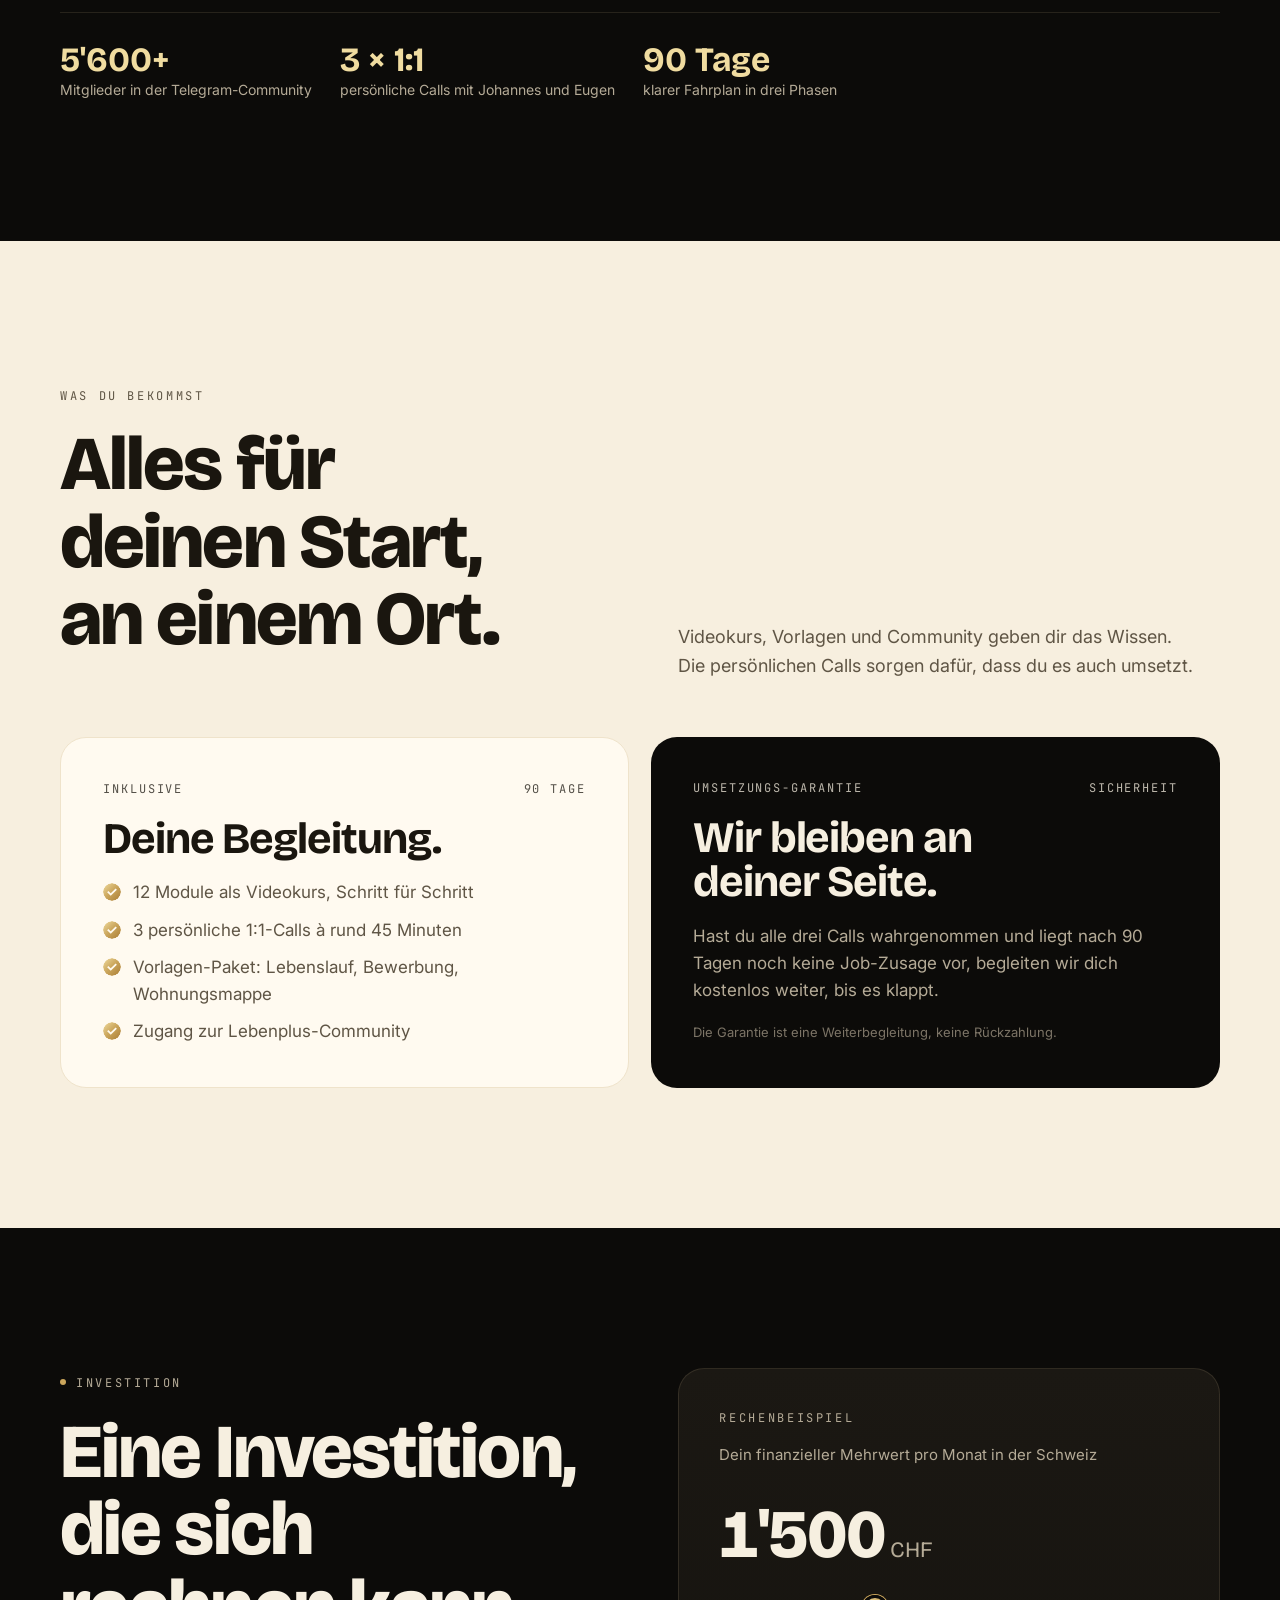
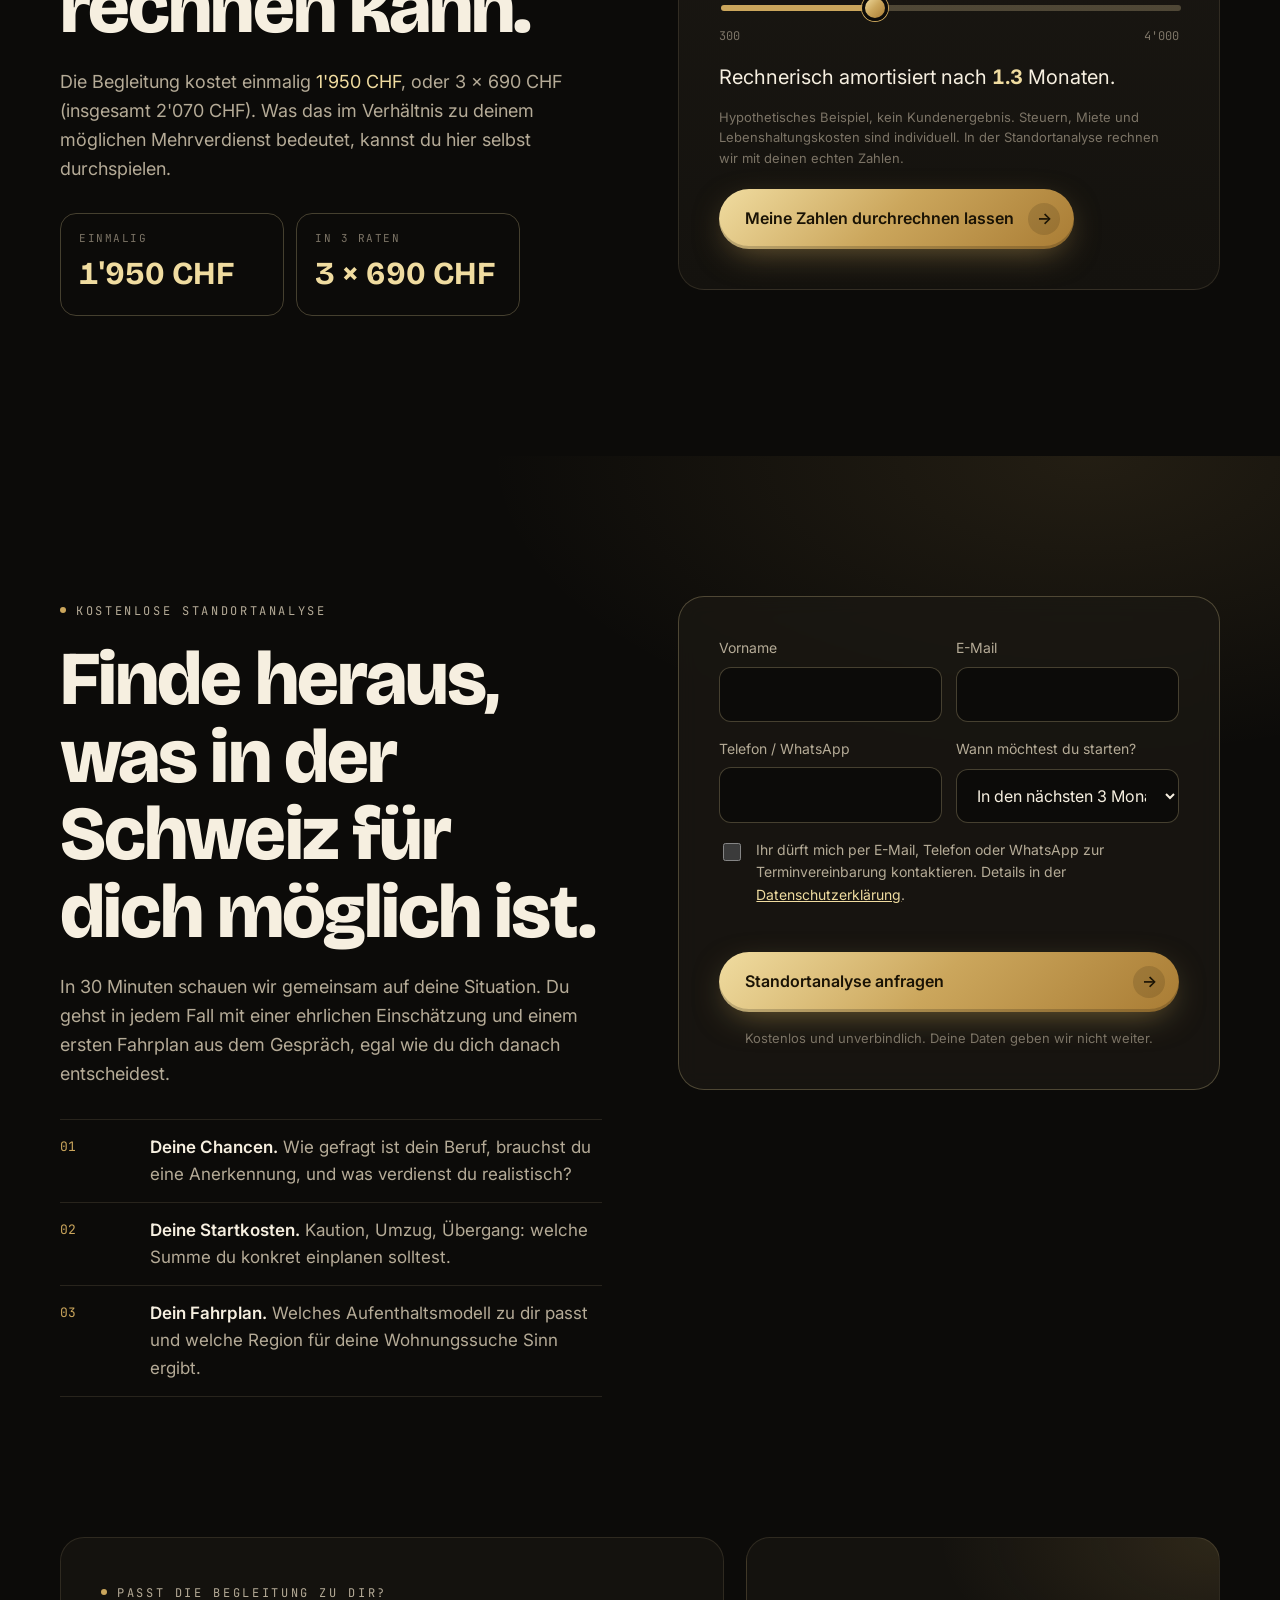
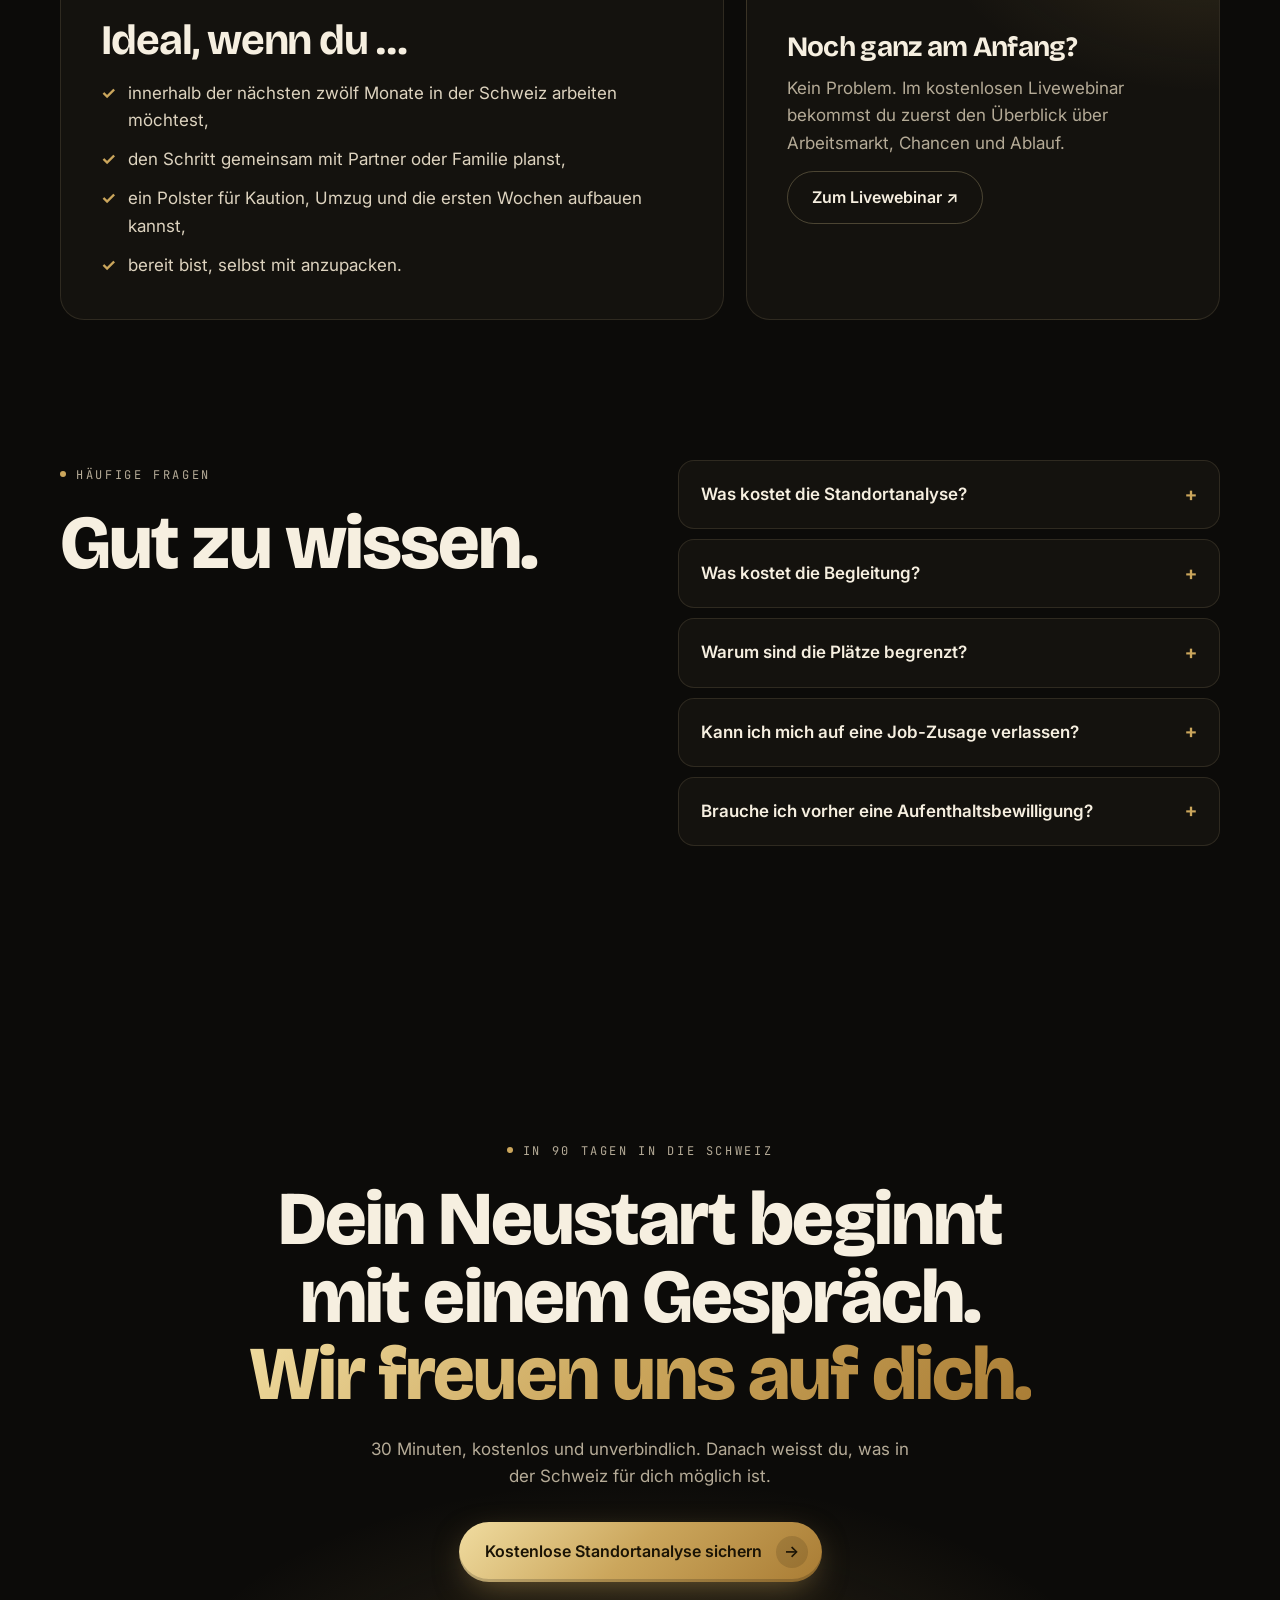
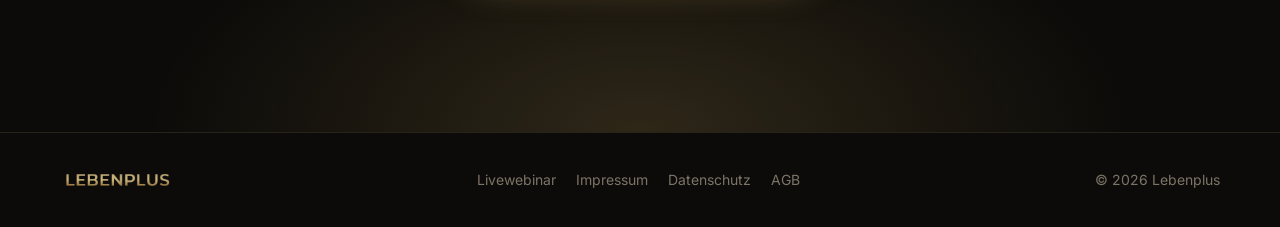
<file: 90tage-v2.html>
<!doctype html>
<html lang="de">
<head>
<meta charset="utf-8" />
<meta name="viewport" content="width=device-width, initial-scale=1, viewport-fit=cover" />
<title>Lebenplus 90 Tage V2</title>
<meta name="claude:viewport-fit-sides" content="cover">
<meta name="robots" content="noindex" />
<meta name="description" content="In 90 Tagen in die Schweiz: persönliche Begleitung von der Bewerbung bis zur Anmeldung. Starte mit einer kostenlosen Standortanalyse." />
<meta name="theme-color" content="#0c0b09" />
<meta property="og:type" content="website" />
<meta property="og:site_name" content="Lebenplus" />
<meta property="og:title" content="Dein neues Leben in der Schweiz. In 90 Tagen, mit Plan." />
<meta property="og:description" content="Persönliche Begleitung von Johannes und Eugen. Starte mit einer kostenlosen Standortanalyse." />
<link rel="icon" href="favicon.ico" sizes="any" />
<link rel="icon" type="image/png" sizes="32x32" href="favicon-32.png" />
<link rel="apple-touch-icon" href="favicon-180.png" />
<link rel="preconnect" href="https://fonts.googleapis.com" />
<link rel="preconnect" href="https://fonts.gstatic.com" crossorigin />
<link rel="stylesheet" href="https://fonts.googleapis.com/css2?family=Bricolage+Grotesque:opsz,wght@12..96,500;12..96,700;12..96,800&family=Inter:wght@400;500;600&family=JetBrains+Mono:wght@400;500&display=swap" />
<script>
  // ===== Einstellungen: vor dem Livegang ausfüllen =====
  window.LP_CONFIG = {
    // Ziel-URL des Brevo-Formulars (Brevo > Formulare > Formular-URL "action"). Leer = Testmodus.
    formEndpoint: "",
    // Kalender-Link für die Standortanalyse, z.B. https://calendly.com/lebenplus/standortanalyse
    calendarUrl: "",
    // Echte Kundengeschichten (nur mit schriftlicher Zustimmung). Abschnitt bleibt unsichtbar, solange leer. Beispiel:
    // { name: "Anna, 34", beruf: "Pflegefachfrau", vorher: "Klinik in Köln", nachher: "Spital im Kanton Aargau",
    //   dauer: "Zusage nach 7 Wochen", zitat: "Ohne den Plan hätte ich mich nie getraut." }
    stories: []
  };
</script>
<style>
/* Layout: schwebende Pillen-Navigation, Video-Hero, gepinnte 4-Etappen-Strecke mit Goldfäden,
   Selbstcheck, helles Angebots-Band, Anmeldung, FAQ. Bewusst ein dunkler Look (Lebenplus Gold auf Schwarz). */
:root {
  --ink: #0c0b09;
  --ink-2: #14120e;
  --panel: #1b1813;
  --line: rgba(236, 214, 160, 0.12);
  --line-strong: rgba(236, 214, 160, 0.26);
  --text: #f6efe0;
  --muted: #b5ab97;
  --dim: #7c7466;
  --gold: #cba65c;
  --gold-hi: #f0dca0;
  --gold-lo: #a97c34;
  --gold-grad: linear-gradient(135deg, #f0dca0 0%, #cba65c 48%, #a97c34 100%);
  --cream: #f7efdf;
  --cream-2: #efe3cb;
  --on-cream: #1a160f;
  --on-cream-muted: #5f5545;
  --on-gold: #1a1305;
  --ok: #7fd1a4;
  --f-display: "Bricolage Grotesque", "Avenir Next", "Segoe UI", system-ui, sans-serif;
  --f-body: "Inter", -apple-system, "Segoe UI", Roboto, Helvetica, Arial, sans-serif;
  --f-mono: "JetBrains Mono", ui-monospace, "SF Mono", Menlo, Consolas, monospace;
  --ease: cubic-bezier(0.22, 1, 0.36, 1);
  --maxw: 1200px;
  color-scheme: dark;
}
*, *::before, *::after { box-sizing: border-box; }
html { -webkit-text-size-adjust: 100%; scroll-behavior: smooth; }
body {
  margin: 0; background: var(--ink); color: var(--text);
  font-family: var(--f-body); font-size: 17px; line-height: 1.6;
  -webkit-font-smoothing: antialiased; overflow-x: hidden;
}
body::before { content: ""; position: fixed; inset: 0 0 auto; height: env(safe-area-inset-top, 0px); z-index: 60; background: var(--ink); }
img, video, canvas { max-width: 100%; display: block; }
[hidden] { display: none !important; }
a { color: inherit; }
button { font: inherit; color: inherit; cursor: pointer; }
h1, h2, h3 { font-family: var(--f-display); line-height: 1.02; letter-spacing: -0.025em; margin: 0; text-wrap: balance; font-weight: 700; }
p { margin: 0; }
:focus-visible { outline: 2px solid var(--gold-hi); outline-offset: 3px; border-radius: 6px; }
.wrap { max-width: var(--maxw); margin: 0 auto; padding-left: max(20px, env(safe-area-inset-left, 0px)); padding-right: max(20px, env(safe-area-inset-right, 0px)); }
.eyebrow { font-family: var(--f-mono); font-size: 12px; letter-spacing: 0.22em; text-transform: uppercase; color: var(--muted); }
.eyebrow .dot { display: inline-block; width: 6px; height: 6px; border-radius: 50%; background: var(--gold); margin-right: 10px; vertical-align: 2px; }
.gold { background: var(--gold-grad); -webkit-background-clip: text; background-clip: text; color: transparent; }

/* Buttons */
.btn { display: inline-flex; align-items: center; gap: 14px; border: 0; border-radius: 999px; padding: 14px 14px 14px 26px; font-weight: 600; font-size: 16px; text-decoration: none; transition: transform .35s var(--ease), box-shadow .35s var(--ease); }
.btn-gold { background: var(--gold-grad); color: var(--on-gold); box-shadow: 0 10px 34px -10px rgba(203,166,92,.55), inset 0 -3px 0 rgba(0,0,0,.18); }
.btn-gold:hover { transform: translateY(-2px); box-shadow: 0 16px 40px -10px rgba(203,166,92,.7), inset 0 -3px 0 rgba(0,0,0,.18); }
.btn .arr { width: 32px; height: 32px; border-radius: 50%; display: grid; place-items: center; background: rgba(26,19,5,.14); transition: transform .35s var(--ease); }
.btn:hover .arr { transform: translateX(3px); }
.btn-ghost { background: transparent; color: var(--text); border: 1px solid var(--line-strong); padding: 13px 24px; }
.btn-ghost:hover { border-color: var(--gold); }
.btn-sm { font-size: 14px; padding: 9px 9px 9px 20px; }
.btn-sm .arr { width: 26px; height: 26px; }

/* Navigation */
.nav { position: fixed; top: calc(env(safe-area-inset-top, 0px) + 16px); left: 0; right: 0; z-index: 50; pointer-events: none; }
.nav .wrap { pointer-events: auto; }
.nav-pill { display: flex; align-items: center; gap: 20px; padding: 10px 10px 10px 22px; border-radius: 999px; background: rgba(16, 14, 11, 0.62); border: 1px solid var(--line); backdrop-filter: blur(16px) saturate(140%); -webkit-backdrop-filter: blur(16px) saturate(140%); transition: background .4s; }
.nav.scrolled .nav-pill { background: rgba(16, 14, 11, 0.86); }
.nav-brand img { height: 22px; width: auto; }
.nav-links { display: flex; gap: 28px; margin-left: auto; font-size: 15px; }
.nav-links a { text-decoration: none; color: var(--muted); transition: color .2s; }
.nav-links a:hover { color: var(--text); }
.nav .btn { margin-left: 8px; }
@media (max-width: 860px) { .nav-links { display: none; } .nav .btn { margin-left: auto; } }
@media (max-width: 420px) { .nav-pill { padding-left: 16px; gap: 10px; } .nav .btn { font-size: 13px; padding-left: 14px; } .nav-brand img { height: 18px; } }

/* Hero */
.hero { position: relative; min-height: min(100svh, 980px); display: flex; align-items: center; padding-block: 140px 80px; overflow: hidden; isolation: isolate; }
.hero video { position: absolute; inset: 0; width: 100%; height: 100%; object-fit: cover; z-index: -3; opacity: 0; transition: opacity 1.4s; }
.hero video.on { opacity: 1; }
.hero-poster { position: absolute; inset: 0; background: url("media/hero_poster.jpg") center/cover no-repeat; z-index: -4; }
@media (max-width: 820px) { .hero-poster { background-image: url("media/hero_poster_portrait.jpg"); } }
.hero::after { content: ""; position: absolute; inset: 0; z-index: -2; background:
  linear-gradient(90deg, rgba(12,11,9,.94) 0%, rgba(12,11,9,.78) 42%, rgba(12,11,9,.25) 100%),
  linear-gradient(0deg, var(--ink) 0%, rgba(12,11,9,0) 30%); }
@media (max-width: 820px) { .hero::after { background: linear-gradient(0deg, var(--ink) 4%, rgba(12,11,9,.72) 55%, rgba(12,11,9,.55) 100%); } }
.hero-inner { width: 100%; }
.hero-copy { max-width: 720px; display: grid; gap: 26px; justify-items: start; }
.live-badge { display: inline-flex; align-items: center; gap: 10px; padding: 9px 18px; border-radius: 999px; border: 1px solid rgba(203,166,92,.55); background: rgba(203,166,92,.08); font-size: 15px; text-decoration: none; box-shadow: 0 0 0 4px rgba(203,166,92,.06); }
.live-badge b { color: var(--gold-hi); font-weight: 600; }
@media (max-width: 420px) { .live-badge { font-size: 13px; padding: 8px 14px; } }
.pulse { width: 8px; height: 8px; border-radius: 50%; background: var(--gold); box-shadow: 0 0 0 0 rgba(203,166,92,.7); animation: pulse 2s infinite; }
@keyframes pulse { 70% { box-shadow: 0 0 0 10px rgba(203,166,92,0); } 100% { box-shadow: 0 0 0 0 rgba(203,166,92,0); } }
.hero h1 { font-size: clamp(42px, 7.2vw, 92px); font-weight: 800; }
.hero h1 .line2 { display: block; }
.hero .lead { font-size: clamp(17px, 1.6vw, 20px); color: #ddd3bf; max-width: 600px; }
.hero-cta { display: flex; flex-wrap: wrap; align-items: center; gap: 14px 22px; }
.hero-meta { font-size: 14px; color: var(--muted); }
.countdown { display: flex; gap: 10px; font-family: var(--f-mono); font-variant-numeric: tabular-nums; }
.countdown div { min-width: 64px; padding: 10px 10px 8px; border: 1px solid var(--line); border-radius: 14px; background: rgba(16,14,11,.5); text-align: center; backdrop-filter: blur(6px); }
.countdown b { display: block; font-size: 22px; color: var(--text); font-weight: 500; }
.countdown span { font-size: 10px; letter-spacing: .18em; text-transform: uppercase; color: var(--dim); }
.hero-load > * { animation: rise 1s var(--ease) both; }
.hero-load > *:nth-child(2) { animation-delay: .08s; } .hero-load > *:nth-child(3) { animation-delay: .16s; }
.hero-load > *:nth-child(4) { animation-delay: .24s; } .hero-load > *:nth-child(5) { animation-delay: .32s; } .hero-load > *:nth-child(6) { animation-delay: .4s; }
@keyframes rise { from { transform: translateY(18px); opacity: .001; } }

/* Gepinnte Etappen */
.stages { position: relative; height: 460vh; background: var(--ink); }
.stages-pin { position: sticky; top: 0; height: 100vh; height: 100svh; overflow: hidden; }
.stages canvas { position: absolute; inset: 0; width: 100%; height: 100%; }
.stages-grid { position: relative; height: 100%; display: grid; grid-template-columns: minmax(0, 1fr) minmax(0, 1fr) 280px; align-items: center; gap: 24px; }
.stage-copy { grid-column: 1; position: relative; min-height: 420px; }
.stage { position: absolute; inset: 0; display: grid; align-content: center; gap: 16px; opacity: 0; transform: translateY(24px); transition: opacity .6s var(--ease), transform .6s var(--ease); pointer-events: none; }
.stage.active { opacity: 1; transform: none; pointer-events: auto; }
.stage-num { display: flex; align-items: flex-end; gap: 12px; }
.stage-num strong { font-family: var(--f-display); font-weight: 800; font-size: clamp(88px, 11vw, 150px); line-height: .8; letter-spacing: -0.04em; color: transparent; -webkit-text-stroke: 1.5px rgba(240,220,160,.7); transition: color .8s var(--ease); }
.stage.active .stage-num strong { color: var(--gold); -webkit-text-stroke-color: transparent; background: var(--gold-grad); -webkit-background-clip: text; background-clip: text; }
.stage-num small { font-family: var(--f-mono); font-size: 14px; color: var(--dim); letter-spacing: .14em; padding-bottom: 8px; }
.stage h3 { font-size: clamp(38px, 4.6vw, 62px); }
.stage .sub { font-size: 20px; color: var(--text); }
.stage .body { color: var(--muted); max-width: 470px; }
.stage .take { border-left: 2px solid var(--gold); padding-left: 16px; font-weight: 500; max-width: 470px; }
.stage-nav { grid-column: 3; }
.stage-nav h2 { font-size: 30px; margin: 8px 0 26px; }
.stage-nav ol { list-style: none; margin: 0; padding: 0; position: relative; display: grid; gap: 4px; }
.stage-nav ol::before { content: ""; position: absolute; left: 4px; top: 14px; bottom: 14px; width: 1px; background: var(--line-strong); }
.stage-nav .fill { position: absolute; left: 4px; top: 14px; width: 1px; height: 0; background: var(--gold); transition: height .5s var(--ease); }
.stage-nav li button { all: unset; cursor: pointer; display: flex; align-items: center; gap: 14px; padding: 8px 0; color: var(--dim); transition: color .3s; }
.stage-nav li button::before { content: ""; width: 9px; height: 9px; border-radius: 50%; border: 1px solid var(--dim); background: var(--ink); position: relative; z-index: 1; transition: all .3s; }
.stage-nav li button span { font-family: var(--f-mono); font-size: 13px; }
.stage-nav li button i { font-style: normal; }
.stage-nav li.done button::before, .stage-nav li.active button::before { background: var(--gold); border-color: var(--gold); }
.stage-nav li.active button { color: var(--text); font-weight: 600; }
.stage-nav li.active button span { color: var(--gold); }
.skip { position: absolute; left: 50%; bottom: calc(28px + env(safe-area-inset-bottom, 0px)); transform: translateX(-50%); font-family: var(--f-mono); font-size: 12px; letter-spacing: .16em; padding: 10px 18px; border-radius: 999px; border: 1px solid var(--line-strong); background: rgba(12,11,9,.6); text-decoration: none; color: var(--muted); }
.skip:hover { color: var(--text); border-color: var(--gold); }
@media (max-width: 980px) {
  .stages-grid { grid-template-columns: minmax(0, 1fr); align-content: center; }
  .stage-nav { grid-column: 1; grid-row: 1; }
  .stage-nav h2, .stage-nav .eyebrow { display: none; }
  .stage-nav ol { display: flex; gap: 8px; }
  .stage-nav ol::before, .stage-nav .fill { display: none; }
  .stage-nav li button { padding: 4px 10px; border-radius: 999px; border: 1px solid var(--line); font-size: 13px; }
  .stage-nav li button::before { display: none; }
  .stage-nav li button .t { display: none; }
  .stage-nav li.active button { border-color: var(--gold); }
  .stage-copy { min-height: 470px; }
  .stage { align-content: start; }
  .stage .body { color: #cfc5b1; }
}

/* Abschnitte */
.section { padding-block: clamp(80px, 11vw, 140px); position: relative; }
.split { display: grid; grid-template-columns: minmax(0, 1fr) minmax(0, 1fr); gap: clamp(32px, 6vw, 80px); align-items: start; }
@media (max-width: 900px) { .split { grid-template-columns: minmax(0, 1fr); } }
.h2 { font-size: clamp(40px, 6vw, 76px); font-weight: 800; margin: 18px 0 22px; }
.intro { color: var(--muted); font-size: 18px; max-width: 520px; }
.intro em { font-style: normal; color: var(--gold-hi); }

/* Selbstcheck */
.check { border: 1px solid var(--line); border-radius: 26px; background: linear-gradient(180deg, var(--panel), var(--ink-2)); padding: clamp(24px, 4vw, 40px); min-height: 430px; display: grid; }
.check-head { display: flex; justify-content: space-between; align-items: center; font-family: var(--f-mono); font-size: 12px; letter-spacing: .14em; color: var(--dim); text-transform: uppercase; }
.check-bar { height: 3px; background: var(--line); border-radius: 3px; margin: 14px 0 26px; overflow: hidden; }
.check-bar i { display: block; height: 100%; width: 0; background: var(--gold-grad); transition: width .5s var(--ease); }
.check-q { font-family: var(--f-display); font-size: clamp(22px, 2.4vw, 28px); line-height: 1.2; margin-bottom: 20px; font-weight: 700; }
.check-opts { display: grid; gap: 10px; }
.check-opts button { text-align: left; padding: 15px 18px; border-radius: 14px; border: 1px solid var(--line); background: rgba(255,255,255,.02); transition: border-color .2s, background .2s, transform .2s; }
.check-opts button:hover { border-color: var(--gold); background: rgba(203,166,92,.07); transform: translateX(3px); }
.check-start { display: grid; align-content: center; justify-items: center; text-align: center; gap: 24px; }
.check-start p { color: var(--muted); max-width: 440px; }
.check-result { display: grid; gap: 16px; align-content: center; }
.check-result .lvl { font-family: var(--f-mono); font-size: 13px; color: var(--gold); letter-spacing: .14em; }
.check-result h3 { font-size: clamp(30px, 3.4vw, 42px); }
.check-result p { color: var(--muted); }
.check-result .row { display: flex; flex-wrap: wrap; gap: 12px; margin-top: 8px; }

/* Referenten */
.hosts { display: grid; grid-template-columns: repeat(3, minmax(0, 1fr)); gap: 18px; margin-top: 48px; }
@media (max-width: 900px) { .hosts { grid-template-columns: minmax(0, 1fr); } }
.host { border: 1px solid var(--line); border-radius: 22px; padding: 26px; background: var(--ink-2); display: grid; gap: 12px; align-content: start; }
.host .mono { width: 58px; height: 58px; border-radius: 50%; display: grid; place-items: center; background: var(--gold-grad); color: var(--on-gold); font-family: var(--f-display); font-weight: 800; font-size: 20px; }
.host h3 { font-size: 24px; }
.host .role { font-family: var(--f-mono); font-size: 12px; letter-spacing: .12em; color: var(--gold); text-transform: uppercase; }
.host p { color: var(--muted); font-size: 15.5px; }
.facts { display: flex; flex-wrap: wrap; gap: 12px 28px; margin-top: 36px; padding-top: 28px; border-top: 1px solid var(--line); }
.facts div { display: grid; }
.facts b { font-family: var(--f-display); font-size: 34px; font-weight: 700; color: var(--gold-hi); line-height: 1.1; }
.facts span { font-size: 14px; color: var(--muted); }

/* Kaufmotive */
.motives { display: grid; grid-template-columns: repeat(3, minmax(0, 1fr)); gap: 1px; margin-top: 56px; background: var(--line); border: 1px solid var(--line); border-radius: 24px; overflow: hidden; }
@media (max-width: 900px) { .motives { grid-template-columns: repeat(2, minmax(0, 1fr)); } }
@media (max-width: 560px) { .motives { grid-template-columns: minmax(0, 1fr); } }
.motive { background: var(--ink); padding: 30px 28px 32px; display: grid; gap: 12px; align-content: start; transition: background .3s; }
.motive:hover { background: var(--ink-2); }
.motive .ico { width: 46px; height: 46px; border-radius: 14px; display: grid; place-items: center; border: 1px solid rgba(203,166,92,.4); color: var(--gold-hi); font-family: var(--f-mono); font-size: 14px; font-weight: 500; }
.motive h3 { font-size: 24px; }
.motive p { color: var(--muted); font-size: 15.5px; }

/* Kundengeschichten */
.stories { display: grid; grid-template-columns: repeat(auto-fit, minmax(min(100%, 320px), 1fr)); gap: 18px; margin-top: 48px; }
.story { border: 1px solid var(--line); border-radius: 22px; background: var(--ink-2); padding: 26px; display: grid; gap: 16px; align-content: start; }
.story blockquote { margin: 0; font-family: var(--f-display); font-size: 22px; line-height: 1.25; }
.story .ba { display: grid; grid-template-columns: minmax(0, 1fr) auto minmax(0, 1fr); gap: 10px; align-items: center; font-size: 14px; }
.story .ba div { border: 1px solid var(--line); border-radius: 12px; padding: 10px 12px; }
.story .ba small { display: block; font-family: var(--f-mono); font-size: 10.5px; letter-spacing: .14em; text-transform: uppercase; color: var(--dim); }
.story .ba .to { border-color: rgba(203,166,92,.45); }
.story .who { display: flex; justify-content: space-between; gap: 10px; flex-wrap: wrap; font-size: 14px; color: var(--muted); }
.story .who b { color: var(--text); }
.story .who span:last-child { color: var(--gold-hi); font-family: var(--f-mono); font-size: 12.5px; }

/* Helles Band */
.band-cream { background: var(--cream); color: var(--on-cream); }
.band-cream .eyebrow { color: var(--on-cream-muted); }
.band-cream .intro { color: var(--on-cream-muted); }
.offer-grid { display: grid; grid-template-columns: repeat(2, minmax(0, 1fr)); gap: 22px; margin-top: 56px; }
@media (max-width: 900px) { .offer-grid { grid-template-columns: minmax(0, 1fr); } }
.offer { border-radius: 26px; padding: clamp(26px, 4vw, 42px); display: grid; gap: 18px; align-content: start; }
.offer.light { background: #fffaf0; border: 1px solid var(--cream-2); }
.offer.dark { background: var(--ink); color: var(--text); }
.offer .tag { display: flex; justify-content: space-between; font-family: var(--f-mono); font-size: 12px; letter-spacing: .16em; text-transform: uppercase; opacity: .75; }
.offer h3 { font-size: clamp(30px, 3.4vw, 44px); }
.offer ul { margin: 0; padding: 0; list-style: none; display: grid; gap: 10px; }
.offer li { display: flex; gap: 12px; }
.offer li::before { content: ""; flex: 0 0 18px; height: 18px; margin-top: 4px; border-radius: 50%; background: var(--gold-grad); -webkit-mask: url("data:image/svg+xml,%3Csvg xmlns='http://www.w3.org/2000/svg' viewBox='0 0 20 20'%3E%3Cpath d='M10 0a10 10 0 1 0 0 20 10 10 0 0 0 0-20zm-1.4 14.2L4.6 10.2l1.4-1.4 2.6 2.6 5.4-5.4 1.4 1.4z'/%3E%3C/svg%3E") center/contain no-repeat; mask: url("data:image/svg+xml,%3Csvg xmlns='http://www.w3.org/2000/svg' viewBox='0 0 20 20'%3E%3Cpath d='M10 0a10 10 0 1 0 0 20 10 10 0 0 0 0-20zm-1.4 14.2L4.6 10.2l1.4-1.4 2.6 2.6 5.4-5.4 1.4 1.4z'/%3E%3C/svg%3E") center/contain no-repeat; }
.offer.light p, .offer.light li { color: var(--on-cream-muted); }
.offer.dark p, .offer.dark li { color: var(--muted); }
.offer .when { font-family: var(--f-mono); font-size: 13px; padding: 12px 16px; border-radius: 12px; background: var(--cream); color: var(--on-cream); }
.offer .btn-ghost { justify-self: start; }

/* Anmeldung */
.signup { background: radial-gradient(1000px 500px at 85% 0%, rgba(203,166,92,.12), transparent 60%), var(--ink); }
.form-card { border: 1px solid var(--line-strong); border-radius: 26px; padding: clamp(24px, 4vw, 40px); background: rgba(27,24,19,.75); backdrop-filter: blur(10px); }
.form-card form { display: grid; gap: 16px; }
.field { display: grid; gap: 7px; }
.field label { font-size: 14px; color: var(--muted); }
.field input, .field select { width: 100%; padding: 14px 16px; border-radius: 12px; border: 1px solid var(--line-strong); background: var(--ink); color: var(--text); font: inherit; font-size: 16px; }
.field input:focus, .field select:focus { outline: none; border-color: var(--gold); box-shadow: 0 0 0 3px rgba(203,166,92,.18); }
.two { display: grid; grid-template-columns: minmax(0, 1fr) minmax(0, 1fr); gap: 14px; }
@media (max-width: 520px) { .two { grid-template-columns: minmax(0, 1fr); } }
.consent { display: flex; gap: 12px; font-size: 14px; color: var(--muted); align-items: flex-start; }
.consent input { margin-top: 4px; accent-color: var(--gold); width: 18px; height: 18px; flex: 0 0 18px; }
.consent a { color: var(--gold-hi); }
.form-err { color: #ff9b8a; font-size: 14px; min-height: 1em; }
.form-card .btn { justify-content: space-between; width: 100%; }
.form-done { display: grid; gap: 16px; text-align: left; }
.form-done .ok { width: 54px; height: 54px; border-radius: 50%; display: grid; place-items: center; background: rgba(127,209,164,.14); color: var(--ok); font-size: 26px; }
.form-done h3 { font-size: 32px; }
.form-done p { color: var(--muted); }
.form-done .row { display: flex; flex-wrap: wrap; gap: 12px; }
.agenda { margin-top: 30px; display: grid; gap: 0; border-top: 1px solid var(--line); }
.agenda div { display: grid; grid-template-columns: 74px minmax(0, 1fr); gap: 16px; padding: 14px 0; border-bottom: 1px solid var(--line); }
.agenda span { font-family: var(--f-mono); font-size: 13px; color: var(--gold); padding-top: 3px; font-variant-numeric: tabular-nums; }

/* FAQ */
.faq { display: grid; gap: 10px; }
.faq details { border: 1px solid var(--line); border-radius: 16px; background: var(--ink-2); }
.faq summary { list-style: none; cursor: pointer; padding: 20px 56px 20px 22px; font-weight: 600; position: relative; }
.faq summary::-webkit-details-marker { display: none; }
.faq summary::after { content: "+"; position: absolute; right: 22px; top: 50%; transform: translateY(-50%); font-family: var(--f-mono); color: var(--gold); font-size: 20px; transition: transform .3s; }
.faq details[open] summary::after { transform: translateY(-50%) rotate(45deg); }
.faq details p { padding: 0 22px 20px; color: var(--muted); }

/* Abschluss & Footer */
.final { text-align: center; padding-block: clamp(90px, 12vw, 150px); background: radial-gradient(700px 360px at 50% 100%, rgba(203,166,92,.18), transparent 70%), var(--ink); }
.final .h2 { margin-inline: auto; max-width: 900px; }
.final p { color: var(--muted); max-width: 560px; margin: 0 auto 32px; }
footer { border-top: 1px solid var(--line); padding-block: 36px calc(36px + env(safe-area-inset-bottom, 0px)); color: var(--dim); font-size: 14px; }
footer .wrap { display: flex; flex-wrap: wrap; gap: 16px 28px; align-items: center; justify-content: space-between; }
footer img { height: 18px; width: auto; opacity: .85; }
footer nav { display: flex; flex-wrap: wrap; gap: 20px; }
footer a { text-decoration: none; }
footer a:hover { color: var(--text); }

/* Popup-Karte */
.toast { position: fixed; right: calc(20px + env(safe-area-inset-right, 0px)); bottom: calc(20px + env(safe-area-inset-bottom, 0px)); z-index: 40; width: min(300px, calc(100vw - 40px)); background: var(--cream); color: var(--on-cream); border-radius: 20px; padding: 20px; box-shadow: 0 24px 60px -18px rgba(0,0,0,.7); display: grid; gap: 10px; transform: translateY(140%); transition: transform .7s var(--ease); }
.toast.show { transform: none; }
.toast .eyebrow { color: var(--on-cream-muted); font-size: 11px; }
.toast strong { font-family: var(--f-display); font-size: 20px; line-height: 1.15; }
.toast .when { font-family: var(--f-mono); font-size: 12.5px; color: var(--on-cream-muted); }
.toast .btn { justify-content: center; width: 100%; }
.toast .no { background: none; border: 0; font-size: 13px; color: var(--on-cream-muted); padding: 2px; }
.toast .x { position: absolute; top: 10px; right: 10px; background: none; border: 0; width: 32px; height: 32px; font-size: 18px; color: var(--on-cream-muted); }
@media (max-width: 600px) { .toast .eyebrow, .toast .when, .toast .no { display: none; } .toast { grid-template-columns: minmax(0, 1fr) auto; align-items: center; padding: 12px 44px 12px 16px; gap: 12px; } .toast strong { font-size: 15px; } .toast .btn { width: auto; } .toast .x { top: 50%; transform: translateY(-50%); right: 4px; }
  .toast { left: calc(12px + env(safe-area-inset-left, 0px)); right: calc(12px + env(safe-area-inset-right, 0px)); width: auto; bottom: calc(12px + env(safe-area-inset-bottom, 0px)); } }

.reveal { transition: transform .9s var(--ease), opacity .9s var(--ease); }
.reveal.pre { transform: translateY(26px); opacity: .001; }

@media (prefers-reduced-motion: reduce) {
  *, *::before, *::after { animation: none !important; transition: none !important; scroll-behavior: auto !important; }
}

/* 90-Tage-Seite */
.goals { list-style: none; margin: 0; padding: 0; display: flex; flex-wrap: wrap; gap: 8px; }
.goals li { font-size: 14px; padding: 7px 14px; border-radius: 999px; border: 1px solid var(--line-strong); background: rgba(16,14,11,.5); backdrop-filter: blur(6px); }
.goals li::before { content: "✓"; color: var(--gold); margin-right: 8px; }
.hosts-2 { grid-template-columns: repeat(2, minmax(0, 1fr)); }
@media (max-width: 900px) { .hosts-2 { grid-template-columns: minmax(0, 1fr); } }
.fine { font-size: 13px; color: var(--dim); }
.offer.dark .fine { color: var(--dim); }
.intro em { font-style: normal; color: var(--gold-hi); }
.price { display: grid; grid-template-columns: repeat(2, minmax(0, 1fr)); gap: 12px; margin-top: 30px; max-width: 460px; }
.price div { border: 1px solid var(--line-strong); border-radius: 16px; padding: 16px 18px; }
.price small { display: block; font-family: var(--f-mono); font-size: 11px; letter-spacing: .14em; text-transform: uppercase; color: var(--dim); }
.price b { white-space: nowrap; font-family: var(--f-display); font-size: clamp(20px, 3vw, 32px); color: var(--gold-hi); font-weight: 700; font-variant-numeric: tabular-nums; }
.calc { border: 1px solid var(--line); border-radius: 26px; background: linear-gradient(180deg, var(--panel), var(--ink-2)); padding: clamp(24px, 4vw, 40px); display: grid; gap: 14px; }
.calc-label { color: var(--muted); font-size: 15px; }
.calc-val { font-family: var(--f-display); font-size: 22px; color: var(--muted); }
.calc-val b { font-size: clamp(48px, 6vw, 68px); color: var(--text); font-weight: 800; letter-spacing: -0.03em; font-variant-numeric: tabular-nums; }
.calc input[type=range] { -webkit-appearance: none; appearance: none; width: 100%; height: 6px; border-radius: 6px; background: linear-gradient(90deg, var(--gold) var(--p, 30%), var(--line-strong) var(--p, 30%)); outline-offset: 6px; }
.calc input[type=range]::-webkit-slider-thumb { -webkit-appearance: none; width: 26px; height: 26px; border-radius: 50%; background: var(--gold-grad); border: 3px solid var(--ink); box-shadow: 0 0 0 1px var(--gold); cursor: pointer; }
.calc input[type=range]::-moz-range-thumb { width: 22px; height: 22px; border-radius: 50%; background: var(--gold); border: 3px solid var(--ink); cursor: pointer; }
.calc-scale { display: flex; justify-content: space-between; font-family: var(--f-mono); font-size: 12px; color: var(--dim); }
.calc-res { font-size: 20px; }
.calc-res b { color: var(--gold-hi); font-variant-numeric: tabular-nums; }
.calc .btn { justify-self: start; margin-top: 6px; }
.agenda p b { color: var(--text); font-weight: 600; }
.agenda p { color: var(--muted); }
.fit { display: grid; grid-template-columns: minmax(0, 1.4fr) minmax(0, 1fr); gap: 22px; }
@media (max-width: 900px) { .fit { grid-template-columns: minmax(0, 1fr); } }
.fit > div { border: 1px solid var(--line); border-radius: 24px; padding: clamp(24px, 4vw, 40px); background: var(--ink-2); }
.fit .h3x { font-family: var(--f-display); font-size: clamp(30px, 3.4vw, 42px); margin: 14px 0 18px; }
.fit ul { margin: 0; padding: 0; list-style: none; display: grid; gap: 12px; }
.fit li { display: flex; gap: 12px; color: #ddd3bf; }
.fit li::before { content: "✓"; color: var(--gold); font-weight: 700; }
.fit-alt { display: grid; gap: 14px; align-content: center; background: radial-gradient(400px 220px at 100% 0%, rgba(203,166,92,.14), transparent 70%), var(--ink-2) !important; }
.fit-alt h3 { font-size: 28px; }
.fit-alt p { color: var(--muted); }
.fit-alt .btn { justify-self: start; }
</style>
</head>
<body>

<header class="nav" id="nav">
  <div class="wrap">
    <div class="nav-pill">
      <a class="nav-brand" href="#top" aria-label="Lebenplus, nach oben"><img src="wordmark.png" alt="Lebenplus" width="140" height="22" /></a>
      <nav class="nav-links" aria-label="Seitenbereiche">
        <a href="#motive">Warum Schweiz</a>
        <a href="#inhalte">Dein Weg</a>
        <a href="#leistungen">Leistungen</a>
        <a href="#investition">Investition</a>
        <a href="#faq">FAQ</a>
      </nav>
      <a class="btn btn-gold btn-sm" href="#analyse">Standortanalyse <span class="arr" aria-hidden="true">→</span></a>
    </div>
  </div>
</header>

<main id="top">
  <!-- Hero -->
  <section class="hero">
    <div class="hero-poster" aria-hidden="true"></div>
    <video id="heroVideo" muted loop playsinline preload="none" aria-hidden="true"
      data-src="media/hero.mp4" data-src-portrait="media/hero_portrait.mp4"></video>
    <div class="wrap hero-inner">
      <div class="hero-copy hero-load">
        <a class="live-badge" href="#analyse"><span class="pulse" aria-hidden="true"></span><b>Kostenlose Standortanalyse</b> · 30 Min <span aria-hidden="true">→</span></a>
        <span class="eyebrow">In 90 Tagen in die Schweiz · persönliche Begleitung</span>
        <h1>Dein neues Leben in der Schweiz. <span class="line2 gold">In 90 Tagen, mit Plan.</span></h1>
        <p class="lead">Ein Lohn, der am Monatsende mehr übrig lässt. Berge und Seen vor der Haustür. Eine sichere Zukunft für deine Familie. Johannes und Eugen begleiten dich persönlich, von der ersten Bewerbung bis zur Anmeldung in deiner neuen Gemeinde.</p>
        <div class="hero-cta">
          <a class="btn btn-gold" href="#analyse">Kostenlose Standortanalyse sichern <span class="arr" aria-hidden="true">→</span></a>
          <span class="hero-meta">30 Minuten · per Video · unverbindlich</span>
        </div>
        <ul class="goals" aria-label="Ziel nach 90 Tagen">
          <li>Job-Zusage</li><li>Wohnung</li><li>Anmeldung</li><li>Krankenkasse</li>
        </ul>
      </div>
    </div>
  </section>

  <!-- Kaufmotive -->
  <section class="section" id="motive">
    <div class="wrap">
      <div class="split reveal">
        <div>
          <span class="eyebrow"><span class="dot"></span>Warum die Schweiz</span>
          <h2 class="h2">Es geht um mehr als einen neuen Job.</h2>
        </div>
        <p class="intro" style="align-self:end">Wer in die Schweiz geht, sucht meistens kein Abenteuer, sondern eine bessere Perspektive. Wir helfen dir, sie Schritt für Schritt Wirklichkeit werden zu lassen.</p>
      </div>
      <div class="motives">
        <article class="motive reveal"><span class="ico" aria-hidden="true">CHF</span><h3>Finanzielle Perspektive</h3><p>Schweizer Löhne liegen in vielen Berufen deutlich über deutschen. Wir rechnen mit dir ehrlich: brutto zu netto, Quellensteuer, Krankenkasse, Miete.</p></article>
        <article class="motive reveal"><span class="ico" aria-hidden="true">▲</span><h3>Lebensqualität</h3><p>Kurze Wege, saubere Städte, Berge und Seen vor der Haustür. Mehr Zeit für das, was dir wichtig ist.</p></article>
        <article class="motive reveal"><span class="ico" aria-hidden="true">↗</span><h3>Berufliche Entwicklung</h3><p>Fachkräfte werden gesucht und geschätzt. Viele finden in der Schweiz die Stelle, auf die sie zu Hause noch Jahre warten würden.</p></article>
        <article class="motive reveal"><span class="ico" aria-hidden="true">◎</span><h3>Sicherheit für die Familie</h3><p>Stabile Wirtschaft, gute Schulen und ein planbarer Alltag. Eine Grundlage, auf der du langfristig aufbauen kannst.</p></article>
        <article class="motive reveal"><span class="ico" aria-hidden="true">✓</span><h3>Teure Fehler vermeiden</h3><p>Falsche Bewerbung, falsches Aufenthaltsmodell, falsche Wohnungsstrategie: Wer die Reihenfolge kennt, spart Zeit, Geld und Nerven.</p></article>
        <article class="motive reveal"><span class="ico" aria-hidden="true">+</span><h3>Ein Neuanfang mit Plan</h3><p>Statt jahrelang zu überlegen, gehst du den Weg in drei klaren Phasen, mit zwei Menschen an deiner Seite, die ihn kennen.</p></article>
      </div>
    </div>
  </section>

  <!-- Gepinnte Phasen -->
  <section class="stages" id="inhalte" aria-label="Die drei Phasen der Begleitung" style="height:380vh">
    <div class="stages-pin">
      <canvas id="strands" aria-hidden="true"></canvas>
      <div class="wrap stages-grid">
        <div class="stage-copy">
          <article class="stage active" data-stage="0">
            <div class="stage-num"><strong>01</strong><small>/ 03 · Tag 1–30</small></div>
            <span class="eyebrow">Fundament</span>
            <h3>Klarheit und Zahlen</h3>
            <p class="sub">Du weisst, was für dich wirklich passt.</p>
            <p class="body">Grenzgänger, Aufenthalter oder Wochenaufenthalter? Deine echte Lohn-Realität von brutto bis netto. Ein Lebenslauf, der Schweizer Recruiter überzeugt, und die Bewilligung verständlich erklärt.</p>
            <p class="take">Am Tag 30 steht deine Bewerbung, und du kennst deine Zahlen.</p>
          </article>
          <article class="stage" data-stage="1">
            <div class="stage-num"><strong>02</strong><small>/ 03 · Tag 31–60</small></div>
            <span class="eyebrow">Job holen</span>
            <h3>Bewerben und verhandeln</h3>
            <p class="sub">Dort, wo die guten Stellen vergeben werden.</p>
            <p class="body">Die richtigen Jobkanäle und Personalvermittler, Netzwerk und Active Sourcing auf LinkedIn, das Schweizer Vorstellungsgespräch, Gehaltsverhandlung und ein Arbeitsvertrag, den du wirklich verstehst.</p>
            <p class="take">Ziel: deine Job-Zusage in der Schweiz.</p>
          </article>
          <article class="stage" data-stage="2">
            <div class="stage-num"><strong>03</strong><small>/ 03 · Tag 61–90</small></div>
            <span class="eyebrow">Ankommen</span>
            <h3>Wohnung, Behörden, Alltag</h3>
            <p class="sub">Damit du wirklich Fuss fasst.</p>
            <p class="body">Die Wohnungsbewerbung für den Schweizer Markt, Krankenkasse und Versicherungen richtig wählen, Anmeldung und Steuern Schritt für Schritt, Konto, Geldtransfer und Umzug.</p>
            <p class="take">Am Tag 90: Wohnung, Anmeldung und Krankenkasse geklärt.</p>
          </article>
        </div>
        <aside class="stage-nav">
          <span class="eyebrow">Dein Weg in</span>
          <h2>3 Phasen</h2>
          <ol id="stageList">
            <li class="fill" id="stageFill" aria-hidden="true"></li>
            <li class="active"><button type="button" data-go="0"><span>01</span><i class="t">Fundament</i></button></li>
            <li><button type="button" data-go="1"><span>02</span><i class="t">Job holen</i></button></li>
            <li><button type="button" data-go="2"><span>03</span><i class="t">Ankommen</i></button></li>
          </ol>
        </aside>
      </div>
      <a class="skip" href="#gastgeber">Überspringen ↓</a>
    </div>
  </section>

  <!-- Gastgeber -->
  <section class="section" id="gastgeber">
    <div class="wrap">
      <div class="reveal">
        <span class="eyebrow"><span class="dot"></span>Deine Begleiter</span>
        <h2 class="h2">Johannes und Eugen gehen den Weg mit dir.</h2>
        <p class="intro">Keine anonyme Hotline und kein Callcenter: Die beiden führen die Begleitung selbst. Du bekommst ihre Erfahrung, ihre Vorlagen und ihr Netzwerk, in drei persönlichen Gesprächen und in der Community.</p>
      </div>
      <div class="hosts hosts-2">
        <article class="host reveal"><div class="mono">J</div><span class="role">Lebenplus · Gründer</span><h3>Johannes</h3><p>Kennt den Weg von der ersten Bewerbung bis zur Anmeldung in der Gemeinde und zeigt dir die typischen Stolpersteine, bevor sie dich Zeit und Geld kosten.</p></article>
        <article class="host reveal"><div class="mono">E</div><span class="role">Lebenplus · Gründer</span><h3>Eugen</h3><p>Hilft dir, deine Bewerbung auf den Schweizer Markt auszurichten, und begleitet dich durch Vorstellungsgespräch und Vertrag.</p></article>
      </div>
      <div class="facts reveal">
        <div><b>5'600+</b><span>Mitglieder in der Telegram-Community</span></div>
        <div><b>3 × 1:1</b><span>persönliche Calls mit Johannes und Eugen</span></div>
        <div><b>90 Tage</b><span>klarer Fahrplan in drei Phasen</span></div>
      </div>
    </div>
  </section>

  <!-- Kundengeschichten (aus LP_CONFIG.stories, sonst unsichtbar) -->
  <section class="section" id="geschichten" hidden style="padding-top:0">
    <div class="wrap">
      <div class="reveal">
        <span class="eyebrow"><span class="dot"></span>Geschichten aus der Community</span>
        <h2 class="h2">Sie haben den Schritt gemacht.</h2>
      </div>
      <div class="stories" id="storyList"></div>
    </div>
  </section>

  <!-- Leistungen -->
  <section class="section band-cream" id="leistungen">
    <div class="wrap">
      <div class="split reveal">
        <div>
          <span class="eyebrow">Was du bekommst</span>
          <h2 class="h2">Alles für deinen Start, an einem Ort.</h2>
        </div>
        <p class="intro" style="align-self:end">Videokurs, Vorlagen und Community geben dir das Wissen. Die persönlichen Calls sorgen dafür, dass du es auch umsetzt.</p>
      </div>
      <div class="offer-grid">
        <article class="offer light reveal">
          <div class="tag"><span>Inklusive</span><span>90 Tage</span></div>
          <h3>Deine Begleitung.</h3>
          <ul>
            <li>12 Module als Videokurs, Schritt für Schritt</li>
            <li>3 persönliche 1:1-Calls à rund 45 Minuten</li>
            <li>Vorlagen-Paket: Lebenslauf, Bewerbung, Wohnungsmappe</li>
            <li>Zugang zur Lebenplus-Community</li>
          </ul>
        </article>
        <article class="offer dark reveal">
          <div class="tag"><span>Umsetzungs-Garantie</span><span>Sicherheit</span></div>
          <h3>Wir bleiben an deiner Seite.</h3>
          <p>Hast du alle drei Calls wahrgenommen und liegt nach 90 Tagen noch keine Job-Zusage vor, begleiten wir dich kostenlos weiter, bis es klappt.</p>
          <p class="fine">Die Garantie ist eine Weiterbegleitung, keine Rückzahlung.</p>
        </article>
      </div>
    </div>
  </section>

  <!-- Investition & Amortisation -->
  <section class="section" id="investition">
    <div class="wrap split">
      <div class="reveal">
        <span class="eyebrow"><span class="dot"></span>Investition</span>
        <h2 class="h2">Eine Investition, die sich rechnen kann.</h2>
        <p class="intro">Die Begleitung kostet einmalig <em>1'950 CHF</em>, oder 3 × 690 CHF (insgesamt 2'070 CHF). Was das im Verhältnis zu deinem möglichen Mehrverdienst bedeutet, kannst du hier selbst durchspielen.</p>
        <div class="price">
          <div><small>Einmalig</small><b>1'950 CHF</b></div>
          <div><small>In 3 Raten</small><b>3 × 690 CHF</b></div>
        </div>
      </div>
      <div class="calc reveal">
        <span class="eyebrow">Rechenbeispiel</span>
        <label for="calcRange" class="calc-label">Dein finanzieller Mehrwert pro Monat in der Schweiz</label>
        <div class="calc-val"><b id="calcOut">1'500</b> CHF</div>
        <input type="range" id="calcRange" min="300" max="4000" step="100" value="1500" aria-describedby="calcRes" />
        <div class="calc-scale"><span>300</span><span>4'000</span></div>
        <p class="calc-res" id="calcRes">Rechnerisch amortisiert nach <b id="calcMonths">1.3</b> Monaten.</p>
        <p class="fine">Hypothetisches Beispiel, kein Kundenergebnis. Steuern, Miete und Lebenshaltungskosten sind individuell. In der Standortanalyse rechnen wir mit deinen echten Zahlen.</p>
        <a class="btn btn-gold" href="#analyse">Meine Zahlen durchrechnen lassen <span class="arr" aria-hidden="true">→</span></a>
      </div>
    </div>
  </section>

  <!-- Standortanalyse -->
  <section class="section signup" id="analyse">
    <div class="wrap split">
      <div class="reveal">
        <span class="eyebrow"><span class="dot"></span>Kostenlose Standortanalyse</span>
        <h2 class="h2">Finde heraus, was in der Schweiz für dich möglich ist.</h2>
        <p class="intro">In 30 Minuten schauen wir gemeinsam auf deine Situation. Du gehst in jedem Fall mit einer ehrlichen Einschätzung und einem ersten Fahrplan aus dem Gespräch, egal wie du dich danach entscheidest.</p>
        <div class="agenda">
          <div><span>01</span><p><b>Deine Chancen.</b> Wie gefragt ist dein Beruf, brauchst du eine Anerkennung, und was verdienst du realistisch?</p></div>
          <div><span>02</span><p><b>Deine Startkosten.</b> Kaution, Umzug, Übergang: welche Summe du konkret einplanen solltest.</p></div>
          <div><span>03</span><p><b>Dein Fahrplan.</b> Welches Aufenthaltsmodell zu dir passt und welche Region für deine Wohnungssuche Sinn ergibt.</p></div>
        </div>
      </div>
      <div class="form-card reveal">
        <form id="signupForm" novalidate>
          <div class="two">
            <div class="field"><label for="f-name">Vorname</label><input id="f-name" name="FIRSTNAME" autocomplete="given-name" required /></div>
            <div class="field"><label for="f-mail">E-Mail</label><input id="f-mail" name="EMAIL" type="email" autocomplete="email" required /></div>
          </div>
          <div class="two">
            <div class="field"><label for="f-tel">Telefon / WhatsApp</label><input id="f-tel" name="SMS" type="tel" autocomplete="tel" required /></div>
            <div class="field"><label for="f-zeit">Wann möchtest du starten?</label>
              <select id="f-zeit" name="ZEITFENSTER"><option>In den nächsten 3 Monaten</option><option>In 3 bis 6 Monaten</option><option>In 6 bis 12 Monaten</option><option>Später, ich plane noch</option></select></div>
          </div>
          <label class="consent" for="f-ok"><input id="f-ok" name="OPT_IN" type="checkbox" value="1" required /><span>Ihr dürft mich per E-Mail, Telefon oder WhatsApp zur Terminvereinbarung kontaktieren. Details in der <a href="datenschutz.html">Datenschutzerklärung</a>.</span></label>
          <p class="form-err" id="formErr" role="alert"></p>
          <button class="btn btn-gold" type="submit">Standortanalyse anfragen <span class="arr" aria-hidden="true">→</span></button>
          <p class="fine" style="text-align:center">Kostenlos und unverbindlich. Deine Daten geben wir nicht weiter.</p>
        </form>
        <div class="form-done" id="formDone" hidden>
          <div class="ok" aria-hidden="true">✓</div>
          <h3>Danke, <span id="doneName"></span>!</h3>
          <p id="doneText">Wir melden uns in Kürze bei dir, um einen Termin für deine Standortanalyse zu finden.</p>
          <div class="row"><a class="btn btn-gold" id="calLink" href="#" target="_blank" rel="noopener" hidden>Jetzt Termin wählen <span class="arr" aria-hidden="true">↗</span></a></div>
        </div>
      </div>
    </div>
  </section>

  <!-- Passt das? -->
  <section class="section" id="passt" style="padding-top:0">
    <div class="wrap">
      <div class="fit reveal">
        <div>
          <span class="eyebrow"><span class="dot"></span>Passt die Begleitung zu dir?</span>
          <h2 class="h3x">Ideal, wenn du …</h2>
          <ul>
            <li>innerhalb der nächsten zwölf Monate in der Schweiz arbeiten möchtest,</li>
            <li>den Schritt gemeinsam mit Partner oder Familie planst,</li>
            <li>ein Polster für Kaution, Umzug und die ersten Wochen aufbauen kannst,</li>
            <li>bereit bist, selbst mit anzupacken.</li>
          </ul>
        </div>
        <div class="fit-alt">
          <h3>Noch ganz am Anfang?</h3>
          <p>Kein Problem. Im kostenlosen Livewebinar bekommst du zuerst den Überblick über Arbeitsmarkt, Chancen und Ablauf.</p>
          <a class="btn btn-ghost" href="webinar-v2.html">Zum Livewebinar ↗</a>
        </div>
      </div>
    </div>
  </section>

  <!-- FAQ -->
  <section class="section" id="faq" style="padding-top:0">
    <div class="wrap split">
      <div class="reveal">
        <span class="eyebrow"><span class="dot"></span>Häufige Fragen</span>
        <h2 class="h2">Gut zu wissen.</h2>
      </div>
      <div class="faq reveal">
        <details><summary>Was kostet die Standortanalyse?</summary><p>Nichts. Sie dauert rund 30 Minuten per Video. Du bekommst eine ehrliche Einschätzung deiner Lage und einen ersten Fahrplan, auch wenn du dich danach gegen die Begleitung entscheidest.</p></details>
        <details><summary>Was kostet die Begleitung?</summary><p>1'950 CHF einmalig oder 3 × 690 CHF, insgesamt 2'070 CHF. Der Preis ist fix und für alle gleich.</p></details>
        <details><summary>Warum sind die Plätze begrenzt?</summary><p>Weil Johannes und Eugen jede Begleitung selbst führen. In der Standortanalyse schauen wir gemeinsam, ob der Weg in 90 Tagen für dich realistisch ist, damit du deine Zeit und dein Geld gut einsetzt.</p></details>
        <details><summary>Kann ich mich auf eine Job-Zusage verlassen?</summary><p>Eine Stelle kann seriöserweise niemand garantieren. Garantiert ist, dass wir dich nicht allein lassen: Hast du alle drei Calls wahrgenommen und liegt nach 90 Tagen keine Zusage vor, begleiten wir dich kostenlos weiter.</p></details>
        <details><summary>Brauche ich vorher eine Aufenthaltsbewilligung?</summary><p>Nein. Als Deutscher oder Österreicher fällst du unter das Freizügigkeitsabkommen. Mit einem Arbeitsvertrag über ein Jahr ist die B-Bewilligung in der Regel Formsache. Deshalb liegt der Schwerpunkt auf Job und Wohnung.</p></details>
      </div>
    </div>
  </section>

  <section class="final">
    <div class="wrap">
      <span class="eyebrow"><span class="dot"></span>In 90 Tagen in die Schweiz</span>
      <h2 class="h2">Dein Neustart beginnt mit einem Gespräch. <span class="gold">Wir freuen uns auf dich.</span></h2>
      <p>30 Minuten, kostenlos und unverbindlich. Danach weisst du, was in der Schweiz für dich möglich ist.</p>
      <a class="btn btn-gold" href="#analyse">Kostenlose Standortanalyse sichern <span class="arr" aria-hidden="true">→</span></a>
    </div>
  </section>
</main>

<footer>
  <div class="wrap">
    <img src="wordmark.png" alt="Lebenplus" width="115" height="18" />
    <nav aria-label="Rechtliches"><a href="webinar-v2.html">Livewebinar</a><a href="impressum.html">Impressum</a><a href="datenschutz.html">Datenschutz</a><a href="agb.html">AGB</a></nav>
    <span>© 2026 Lebenplus</span>
  </div>
</footer>

<aside class="toast" id="toast" aria-label="Hinweis zur Standortanalyse">
  <button class="x" type="button" id="toastX" aria-label="Hinweis schliessen">×</button>
  <span class="eyebrow"><span class="dot"></span>Kostenlos · 30 Minuten</span>
  <strong>Entdecke dein Schweiz-Potenzial.</strong>
  <span class="when">Persönliche Standortanalyse per Video</span>
  <a class="btn btn-gold btn-sm" href="#analyse" id="toastGo">Termin anfragen <span class="arr" aria-hidden="true">→</span></a>
  <button class="no" type="button" id="toastNo">Nein, danke</button>
</aside>

<script>
(function () {
  var C = window.LP_CONFIG || {};
  var reduce = window.matchMedia("(prefers-reduced-motion: reduce)").matches;
  var store = { get: function (k) { try { return sessionStorage.getItem(k); } catch (e) { return null; } }, set: function (k, v) { try { sessionStorage.setItem(k, v); } catch (e) {} } };
  var esc = function (t) { var d = document.createElement("div"); d.textContent = t == null ? "" : String(t); return d.innerHTML; };

  /* Hintergrundvideo erst nach dem Laden holen */
  var vid = document.getElementById("heroVideo");
  if (!reduce && vid) {
    var go = function () {
      vid.src = window.matchMedia("(max-width: 820px)").matches ? vid.dataset.srcPortrait : vid.dataset.src;
      vid.addEventListener("playing", function () { vid.classList.add("on"); });
      var p = vid.play(); if (p && p.catch) p.catch(function () {});
    };
    if (document.readyState === "complete") setTimeout(go, 300); else window.addEventListener("load", function () { setTimeout(go, 300); });
  }

  /* Navigation */
  var nav = document.getElementById("nav");
  function onScrollNav() { nav.classList.toggle("scrolled", window.scrollY > 40); }
  window.addEventListener("scroll", onScrollNav, { passive: true }); onScrollNav();

  /* Reveal */
  if ("IntersectionObserver" in window && !reduce) {
    var io = new IntersectionObserver(function (es) { es.forEach(function (e) { if (e.isIntersecting) { e.target.classList.remove("pre"); io.unobserve(e.target); } }); }, { rootMargin: "0px 0px -8% 0px" });
    document.querySelectorAll(".reveal").forEach(function (el) {
      if (el.getBoundingClientRect().top > window.innerHeight) { el.classList.add("pre"); io.observe(el); }
    });
  }

  /* Gepinnte Phasen */
  var sec = document.querySelector(".stages");
  var stages = [].slice.call(document.querySelectorAll(".stage"));
  var N = stages.length;
  var items = [].slice.call(document.querySelectorAll("#stageList li:not(.fill)"));
  var fill = document.getElementById("stageFill");
  var cur = -1, prog = 0;
  function setStage(i) {
    if (i === cur) return; cur = i;
    stages.forEach(function (s, j) { s.classList.toggle("active", j === i); });
    items.forEach(function (li, j) { li.classList.toggle("active", j === i); li.classList.toggle("done", j < i); });
    fill.style.height = (items[i].getBoundingClientRect().top - items[0].getBoundingClientRect().top) + "px";
  }
  function onScrollStages() {
    var total = sec.offsetHeight - window.innerHeight;
    prog = Math.min(1, Math.max(0, -sec.getBoundingClientRect().top / total));
    setStage(Math.min(N - 1, Math.floor(prog * N)));
  }
  window.addEventListener("scroll", onScrollStages, { passive: true });
  window.addEventListener("resize", function () { cur = -1; onScrollStages(); });
  onScrollStages();
  document.querySelectorAll("[data-go]").forEach(function (b) {
    b.addEventListener("click", function () {
      var total = sec.offsetHeight - window.innerHeight;
      window.scrollTo({ top: sec.offsetTop + total * ((+b.dataset.go + 0.5) / N), behavior: reduce ? "auto" : "smooth" });
    });
  });

  /* Goldfäden: werden mit jeder Phase dichter und heller */
  var cv = document.getElementById("strands"), ctx = cv.getContext("2d");
  var dpr = Math.min(2, window.devicePixelRatio || 1), cw = 0, ch = 0, smooth = 0, visible = false, motes = [];
  function size() { cw = cv.clientWidth; ch = cv.clientHeight; cv.width = cw * dpr; cv.height = ch * dpr; ctx.setTransform(dpr, 0, 0, dpr, 0, 0); }
  size(); window.addEventListener("resize", size);
  for (var i = 0; i < 70; i++) motes.push({ x: Math.random(), y: Math.random(), r: Math.random() * 1.8 + .4, v: Math.random() * .0012 + .0004, o: Math.random() });
  function draw(t) {
    smooth += (prog - smooth) * 0.08;
    var lvl = 0.6 + smooth * 3.4, wide = cw > 980, cx = wide ? cw * 0.56 : cw * 0.5;
    ctx.clearRect(0, 0, cw, ch);
    ctx.globalCompositeOperation = "lighter";
    var n = 2 + Math.round(lvl * 3.2), amp = (wide ? 26 : 18) + lvl * (wide ? 44 : 26), time = reduce ? 0 : t * 0.00045;
    for (var k = 0; k < n; k++) {
      var ph = k * 0.62, alpha = (0.12 + lvl * 0.06) * (1 - k / (n + 4));
      var g = ctx.createLinearGradient(0, 0, 0, ch);
      g.addColorStop(0, "rgba(169,124,52,0)"); g.addColorStop(0.35, "rgba(240,220,160," + alpha + ")");
      g.addColorStop(0.7, "rgba(203,166,92," + alpha + ")"); g.addColorStop(1, "rgba(169,124,52,0)");
      ctx.strokeStyle = g; ctx.lineWidth = 1 + (k % 3) * 0.7 + lvl * 0.25;
      ctx.beginPath();
      for (var y = -20; y <= ch + 20; y += 8) {
        var yy = y / ch, env = Math.sin(Math.PI * Math.min(1, Math.max(0, yy))) * 0.85 + 0.15;
        var x = cx + Math.sin(yy * 5.2 + time * 2 + ph) * amp * env + Math.sin(yy * 11 - time * 3 + ph * 1.7) * amp * 0.22 * env;
        y === -20 ? ctx.moveTo(x, y) : ctx.lineTo(x, y);
      }
      ctx.stroke();
    }
    var halo = ctx.createRadialGradient(cx, ch * 0.5, 0, cx, ch * 0.5, 120 + lvl * 80);
    halo.addColorStop(0, "rgba(203,166,92," + (0.05 + lvl * 0.03) + ")"); halo.addColorStop(1, "rgba(203,166,92,0)");
    ctx.fillStyle = halo; ctx.fillRect(0, 0, cw, ch);
    var showM = Math.round(motes.length * Math.min(1, lvl / 3.2));
    for (var m = 0; m < showM; m++) {
      var p = motes[m];
      if (!reduce) { p.y -= p.v; if (p.y < -0.02) { p.y = 1.02; p.x = Math.random(); } }
      ctx.fillStyle = "rgba(240,220,160," + (0.25 + 0.5 * p.o) * Math.sin(Math.PI * p.y) + ")";
      ctx.beginPath(); ctx.arc(cx + (p.x - 0.5) * amp * 3.2 + Math.sin(p.y * 9 + time * 2) * 10, p.y * ch, p.r, 0, 6.283); ctx.fill();
    }
    ctx.globalCompositeOperation = "source-over";
    if (visible && !reduce) requestAnimationFrame(draw);
  }
  if ("IntersectionObserver" in window) {
    new IntersectionObserver(function (es) { var was = visible; visible = es[0].isIntersecting; if (visible && !was) requestAnimationFrame(draw); }).observe(sec);
  } else { visible = true; requestAnimationFrame(draw); }
  if (reduce) window.addEventListener("scroll", function () { requestAnimationFrame(draw); }, { passive: true });

  /* Kundengeschichten */
  if (Array.isArray(C.stories) && C.stories.length) {
    document.getElementById("storyList").innerHTML = C.stories.map(function (x) {
      return '<article class="story">' + (x.zitat ? '<blockquote>«' + esc(x.zitat) + '»</blockquote>' : '') +
        '<div class="ba"><div><small>Vorher</small>' + esc(x.vorher) + '</div><span aria-hidden="true">→</span><div class="to"><small>Heute</small>' + esc(x.nachher) + '</div></div>' +
        '<div class="who"><span><b>' + esc(x.name) + '</b>' + (x.beruf ? ' · ' + esc(x.beruf) : '') + '</span><span>' + esc(x.dauer) + '</span></div></article>';
    }).join("");
    document.getElementById("geschichten").hidden = false;
  }

  /* Amortisations-Rechner */
  var range = document.getElementById("calcRange"), out = document.getElementById("calcOut"), mon = document.getElementById("calcMonths");
  var chf = function (n) { return String(n).replace(/\B(?=(\d{3})+(?!\d))/g, "'"); };
  function calc() {
    var v = +range.value;
    out.textContent = chf(v);
    mon.textContent = (1950 / v).toLocaleString("de-CH", { minimumFractionDigits: 1, maximumFractionDigits: 1 });
    range.style.setProperty("--p", ((v - range.min) / (range.max - range.min) * 100) + "%");
  }
  range.addEventListener("input", calc); calc();

  /* Anfrage Standortanalyse */
  var form = document.getElementById("signupForm"), err = document.getElementById("formErr");
  form.addEventListener("submit", function (e) {
    e.preventDefault(); err.textContent = "";
    var name = form.FIRSTNAME.value.trim(), mail = form.EMAIL.value.trim(), tel = form.SMS.value.trim();
    if (!name) { err.textContent = "Bitte gib deinen Vornamen ein."; form.FIRSTNAME.focus(); return; }
    if (!/^[^@\s]+@[^@\s]+\.[^@\s]+$/.test(mail)) { err.textContent = "Bitte prüfe deine E-Mail-Adresse."; form.EMAIL.focus(); return; }
    if (tel.replace(/\D/g, "").length < 7) { err.textContent = "Bitte gib eine Telefonnummer an, unter der wir dich erreichen."; form.SMS.focus(); return; }
    if (!form.OPT_IN.checked) { err.textContent = "Bitte bestätige, dass wir dich zur Terminvereinbarung kontaktieren dürfen."; return; }
    var btn = form.querySelector("button[type=submit]"); btn.disabled = true;
    var done = function () {
      form.hidden = true;
      document.getElementById("doneName").textContent = name;
      if (C.calendarUrl) {
        var cl = document.getElementById("calLink"); cl.href = C.calendarUrl; cl.hidden = false;
        document.getElementById("doneText").textContent = "Wähl jetzt direkt deinen Wunschtermin für die Standortanalyse. Falls der Kalender nicht öffnet, melden wir uns per E-Mail bei dir.";
      }
      document.getElementById("formDone").hidden = false;
      store.set("lp-toast-off", "1"); toast.classList.remove("show");
    };
    if (!C.formEndpoint) { console.info("Testmodus: LP_CONFIG.formEndpoint ist leer, Anfrage wird nicht gespeichert."); done(); return; }
    var fd = new FormData(form); fd.append("email_address_check", ""); fd.append("locale", "de");
    fetch(C.formEndpoint, { method: "POST", body: fd, mode: "no-cors" }).then(done).catch(function () {
      btn.disabled = false; err.textContent = "Das Absenden hat nicht geklappt. Bitte versuch es in einer Minute nochmal.";
    });
  });

  /* Popup-Karte */
  var toast = document.getElementById("toast");
  function hideToast() { toast.classList.remove("show"); store.set("lp-toast-off", "1"); }
  function maybeToast() {
    if (store.get("lp-toast-off")) return;
    var t = document.getElementById("analyse").getBoundingClientRect().top;
    toast.classList.toggle("show", window.scrollY > window.innerHeight * 0.9 && t > window.innerHeight * 0.6);
  }
  window.addEventListener("scroll", maybeToast, { passive: true });
  document.getElementById("toastX").onclick = hideToast;
  document.getElementById("toastNo").onclick = hideToast;
  document.getElementById("toastGo").addEventListener("click", function () { toast.classList.remove("show"); });
})();
</script>
</body>
</html>
</file>
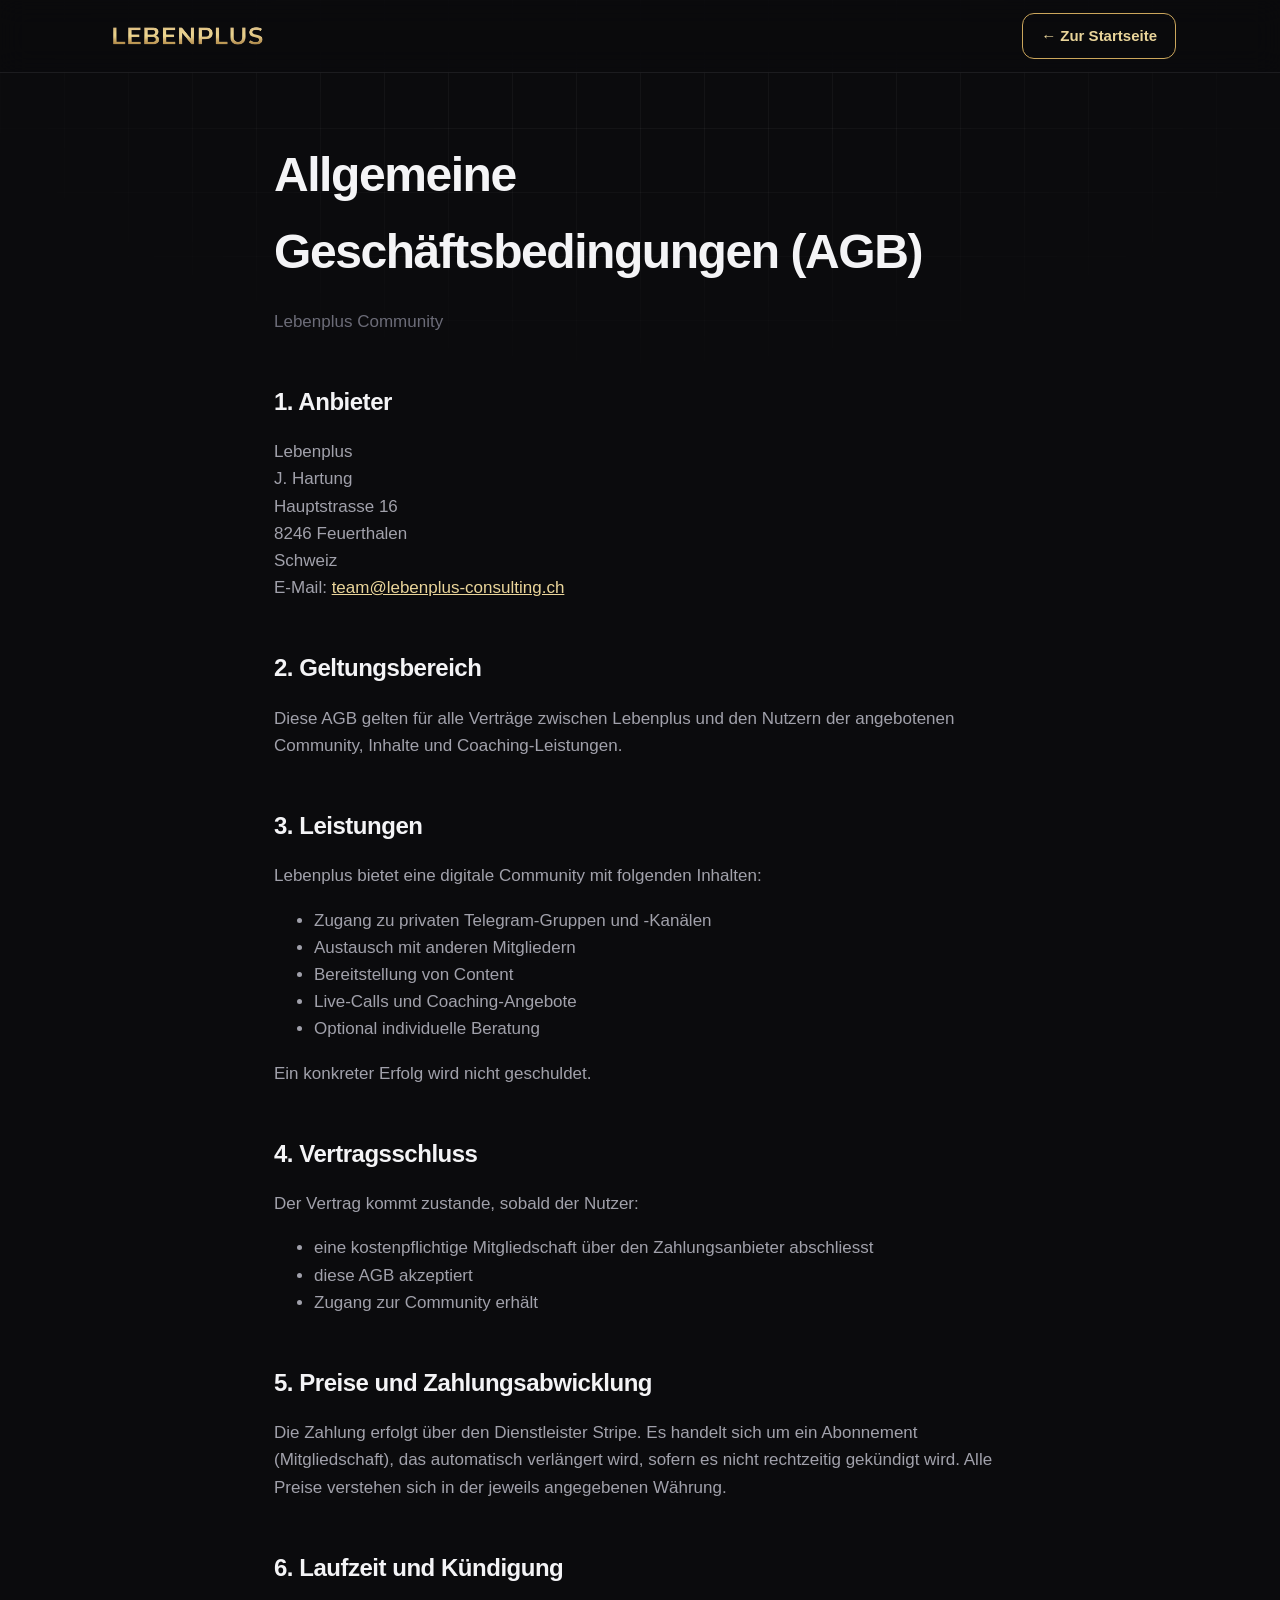
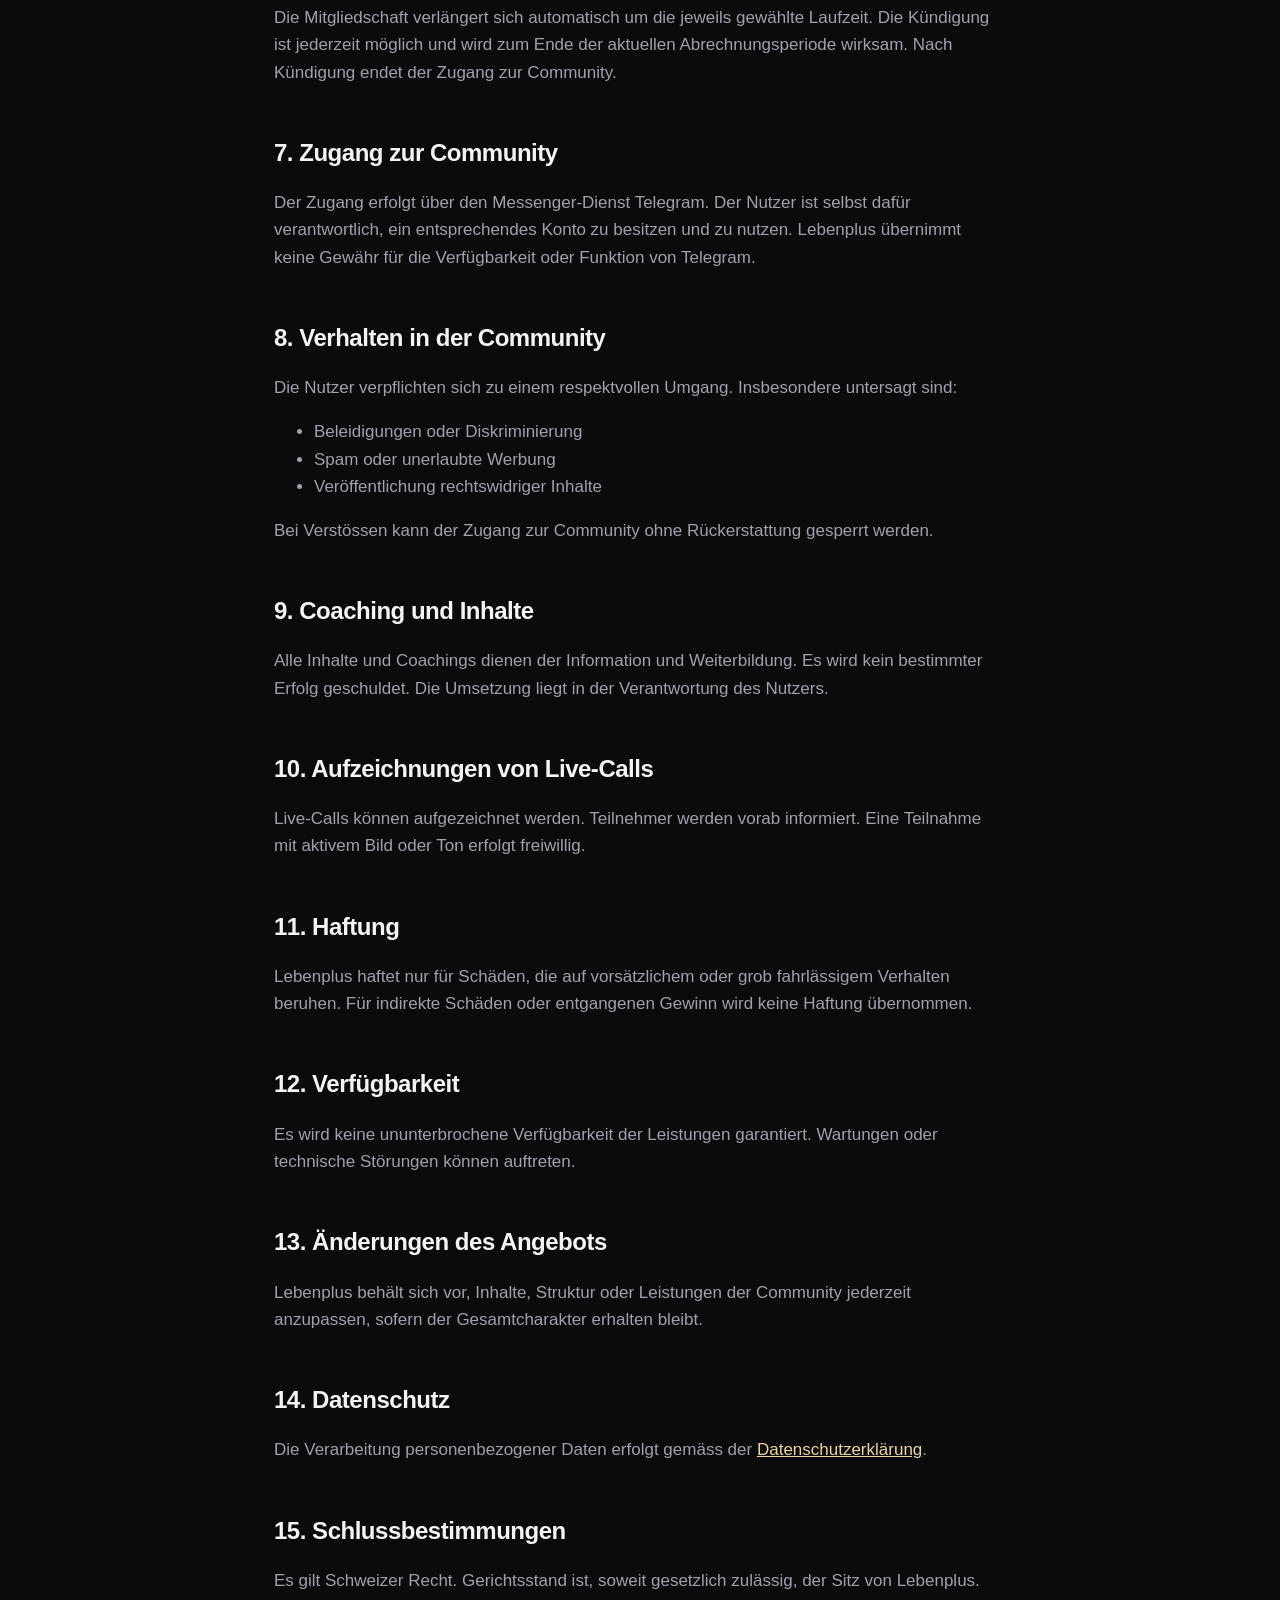
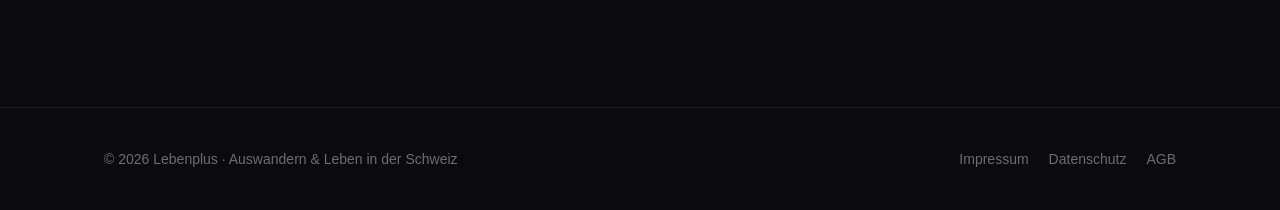
<file: agb.html>
<!doctype html>
<html lang="de">
<head>
  <meta charset="utf-8" />
  <meta name="viewport" content="width=device-width, initial-scale=1" />
  <title>AGB · Lebenplus</title>
  <meta name="robots" content="noindex" />
  <meta name="theme-color" content="#0B0B0D" />
  <link rel="icon" href="favicon.ico" sizes="any" />
  <link rel="icon" type="image/png" sizes="32x32" href="favicon-32.png" />
  <link rel="icon" type="image/png" sizes="192x192" href="favicon-192.png" />
  <link rel="apple-touch-icon" href="favicon-180.png" />
  <link rel="stylesheet" href="styles.css" />
</head>
<body>
  <div class="bg-grid" aria-hidden="true"></div>
  <header class="site-header scrolled">
    <div class="container">
      <a class="brand" href="./" aria-label="Lebenplus Startseite"><img src="wordmark.png" alt="Lebenplus" /></a>
      <a class="btn btn-ghost btn-sm" href="./">← Zur Startseite</a>
    </div>
  </header>
  <main class="legal">
    <div class="container">
      <h1>Allgemeine Geschäftsbedingungen (AGB)</h1>
      <p class="sub">Lebenplus Community</p>

      <h2>1. Anbieter</h2>
      <p>Lebenplus<br />J. Hartung<br />Hauptstrasse 16<br />8246 Feuerthalen<br />Schweiz<br />E-Mail: <a href="mailto:team@lebenplus-consulting.ch">team@lebenplus-consulting.ch</a></p>

      <h2>2. Geltungsbereich</h2>
      <p>Diese AGB gelten für alle Verträge zwischen Lebenplus und den Nutzern der angebotenen Community, Inhalte und Coaching-Leistungen.</p>

      <h2>3. Leistungen</h2>
      <p>Lebenplus bietet eine digitale Community mit folgenden Inhalten:</p>
      <ul><li>Zugang zu privaten Telegram-Gruppen und -Kanälen</li><li>Austausch mit anderen Mitgliedern</li><li>Bereitstellung von Content</li><li>Live-Calls und Coaching-Angebote</li><li>Optional individuelle Beratung</li></ul>
      <p>Ein konkreter Erfolg wird nicht geschuldet.</p>

      <h2>4. Vertragsschluss</h2>
      <p>Der Vertrag kommt zustande, sobald der Nutzer:</p>
      <ul><li>eine kostenpflichtige Mitgliedschaft über den Zahlungsanbieter abschliesst</li><li>diese AGB akzeptiert</li><li>Zugang zur Community erhält</li></ul>

      <h2>5. Preise und Zahlungsabwicklung</h2>
      <p>Die Zahlung erfolgt über den Dienstleister Stripe. Es handelt sich um ein Abonnement (Mitgliedschaft), das automatisch verlängert wird, sofern es nicht rechtzeitig gekündigt wird. Alle Preise verstehen sich in der jeweils angegebenen Währung.</p>

      <h2>6. Laufzeit und Kündigung</h2>
      <p>Die Mitgliedschaft verlängert sich automatisch um die jeweils gewählte Laufzeit. Die Kündigung ist jederzeit möglich und wird zum Ende der aktuellen Abrechnungsperiode wirksam. Nach Kündigung endet der Zugang zur Community.</p>

      <h2>7. Zugang zur Community</h2>
      <p>Der Zugang erfolgt über den Messenger-Dienst Telegram. Der Nutzer ist selbst dafür verantwortlich, ein entsprechendes Konto zu besitzen und zu nutzen. Lebenplus übernimmt keine Gewähr für die Verfügbarkeit oder Funktion von Telegram.</p>

      <h2>8. Verhalten in der Community</h2>
      <p>Die Nutzer verpflichten sich zu einem respektvollen Umgang. Insbesondere untersagt sind:</p>
      <ul><li>Beleidigungen oder Diskriminierung</li><li>Spam oder unerlaubte Werbung</li><li>Veröffentlichung rechtswidriger Inhalte</li></ul>
      <p>Bei Verstössen kann der Zugang zur Community ohne Rückerstattung gesperrt werden.</p>

      <h2>9. Coaching und Inhalte</h2>
      <p>Alle Inhalte und Coachings dienen der Information und Weiterbildung. Es wird kein bestimmter Erfolg geschuldet. Die Umsetzung liegt in der Verantwortung des Nutzers.</p>

      <h2>10. Aufzeichnungen von Live-Calls</h2>
      <p>Live-Calls können aufgezeichnet werden. Teilnehmer werden vorab informiert. Eine Teilnahme mit aktivem Bild oder Ton erfolgt freiwillig.</p>

      <h2>11. Haftung</h2>
      <p>Lebenplus haftet nur für Schäden, die auf vorsätzlichem oder grob fahrlässigem Verhalten beruhen. Für indirekte Schäden oder entgangenen Gewinn wird keine Haftung übernommen.</p>

      <h2>12. Verfügbarkeit</h2>
      <p>Es wird keine ununterbrochene Verfügbarkeit der Leistungen garantiert. Wartungen oder technische Störungen können auftreten.</p>

      <h2>13. Änderungen des Angebots</h2>
      <p>Lebenplus behält sich vor, Inhalte, Struktur oder Leistungen der Community jederzeit anzupassen, sofern der Gesamtcharakter erhalten bleibt.</p>

      <h2>14. Datenschutz</h2>
      <p>Die Verarbeitung personenbezogener Daten erfolgt gemäss der <a href="datenschutz.html">Datenschutzerklärung</a>.</p>

      <h2>15. Schlussbestimmungen</h2>
      <p>Es gilt Schweizer Recht. Gerichtsstand ist, soweit gesetzlich zulässig, der Sitz von Lebenplus.</p>
    </div>
  </main>
  <footer class="site-footer">
    <div class="container">
      <span>© 2026 Lebenplus · Auswandern &amp; Leben in der Schweiz</span>
      <nav><a href="impressum.html">Impressum</a><a href="datenschutz.html">Datenschutz</a><a href="agb.html">AGB</a></nav>
    </div>
  </footer>
</body>
</html>
</file>
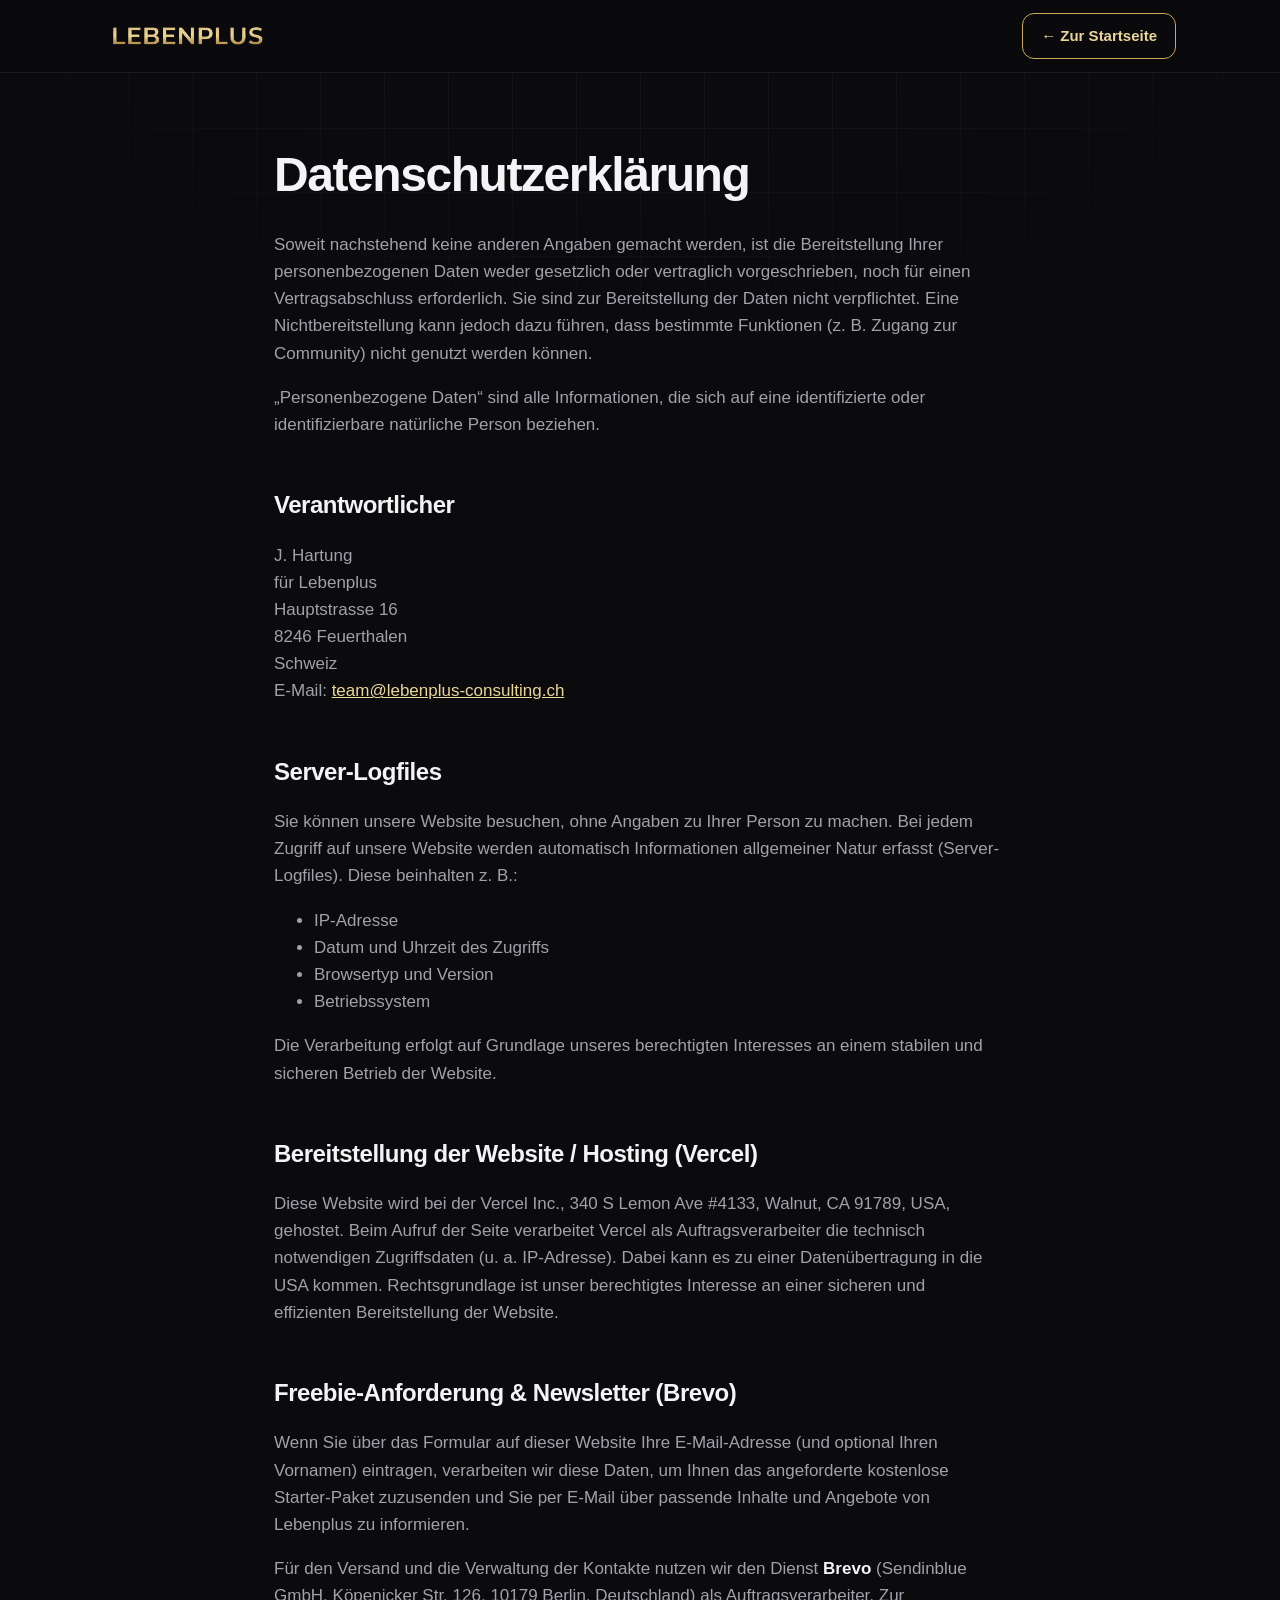
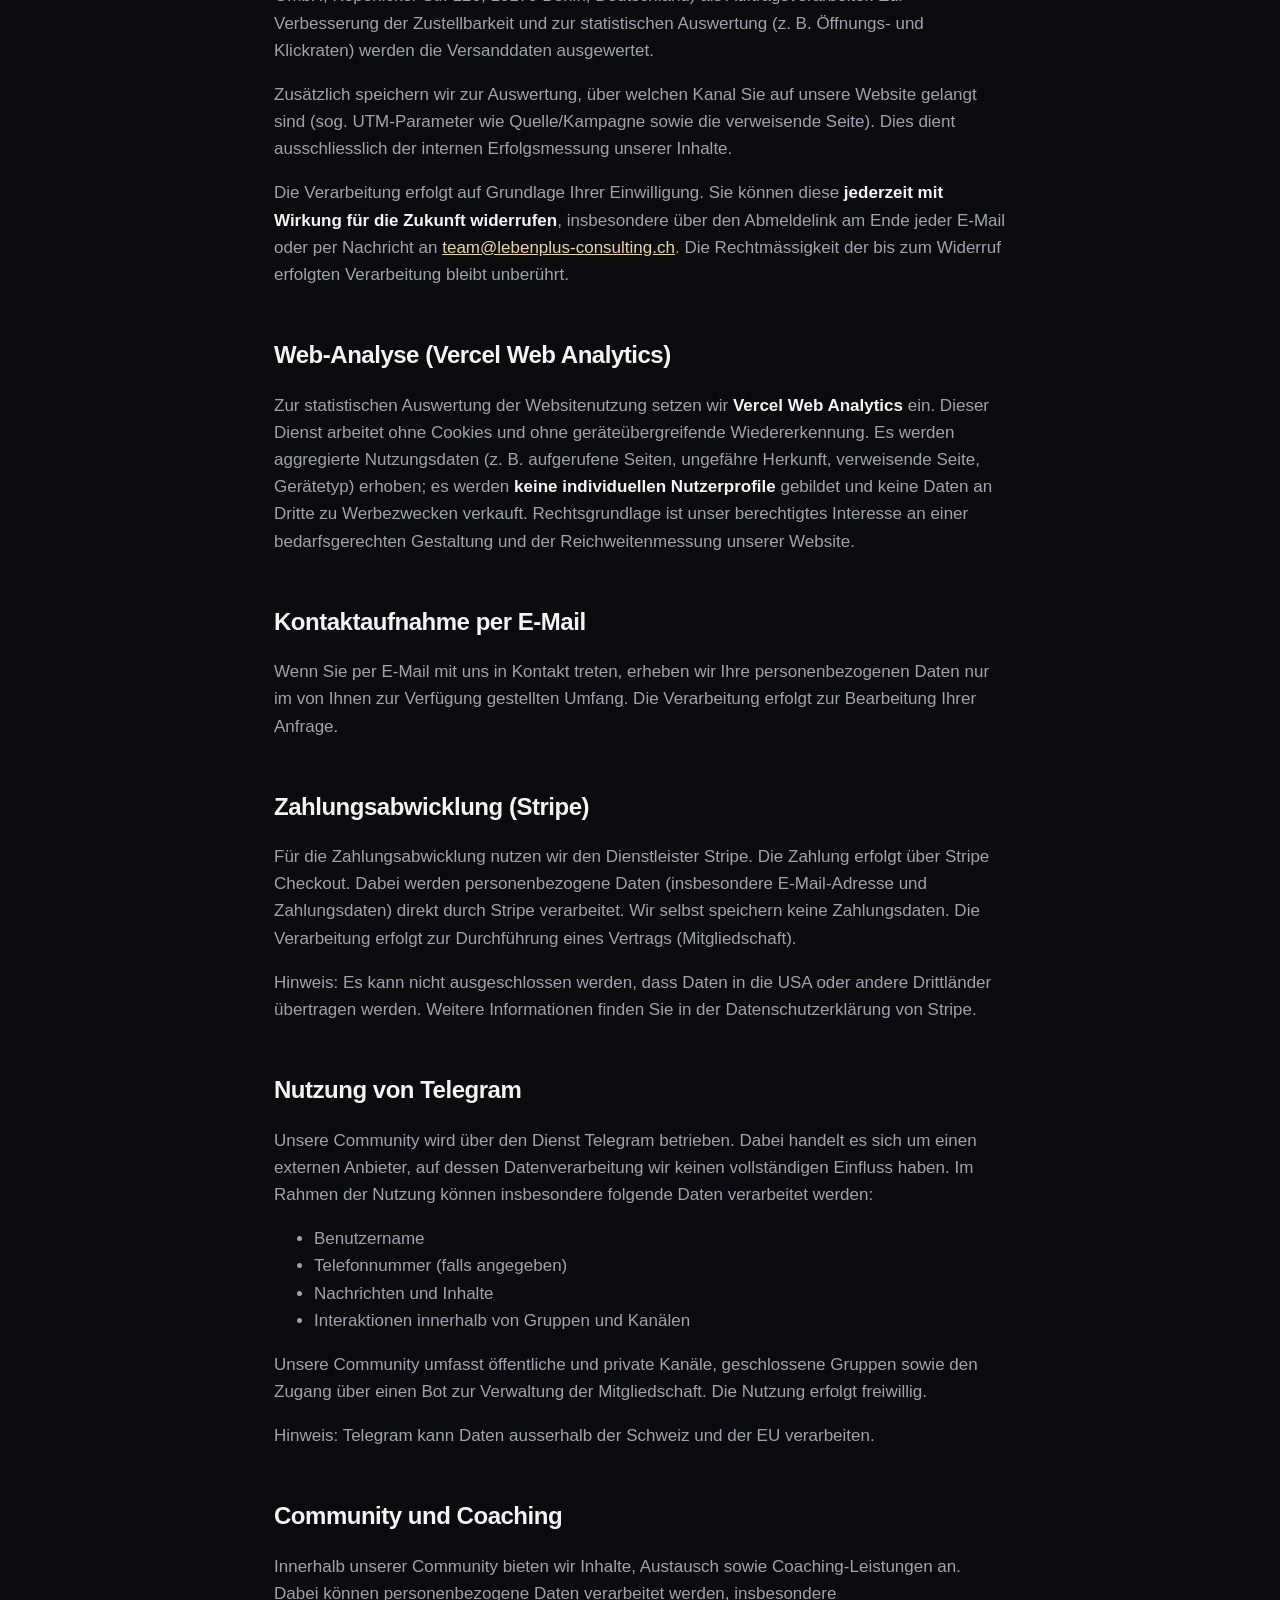
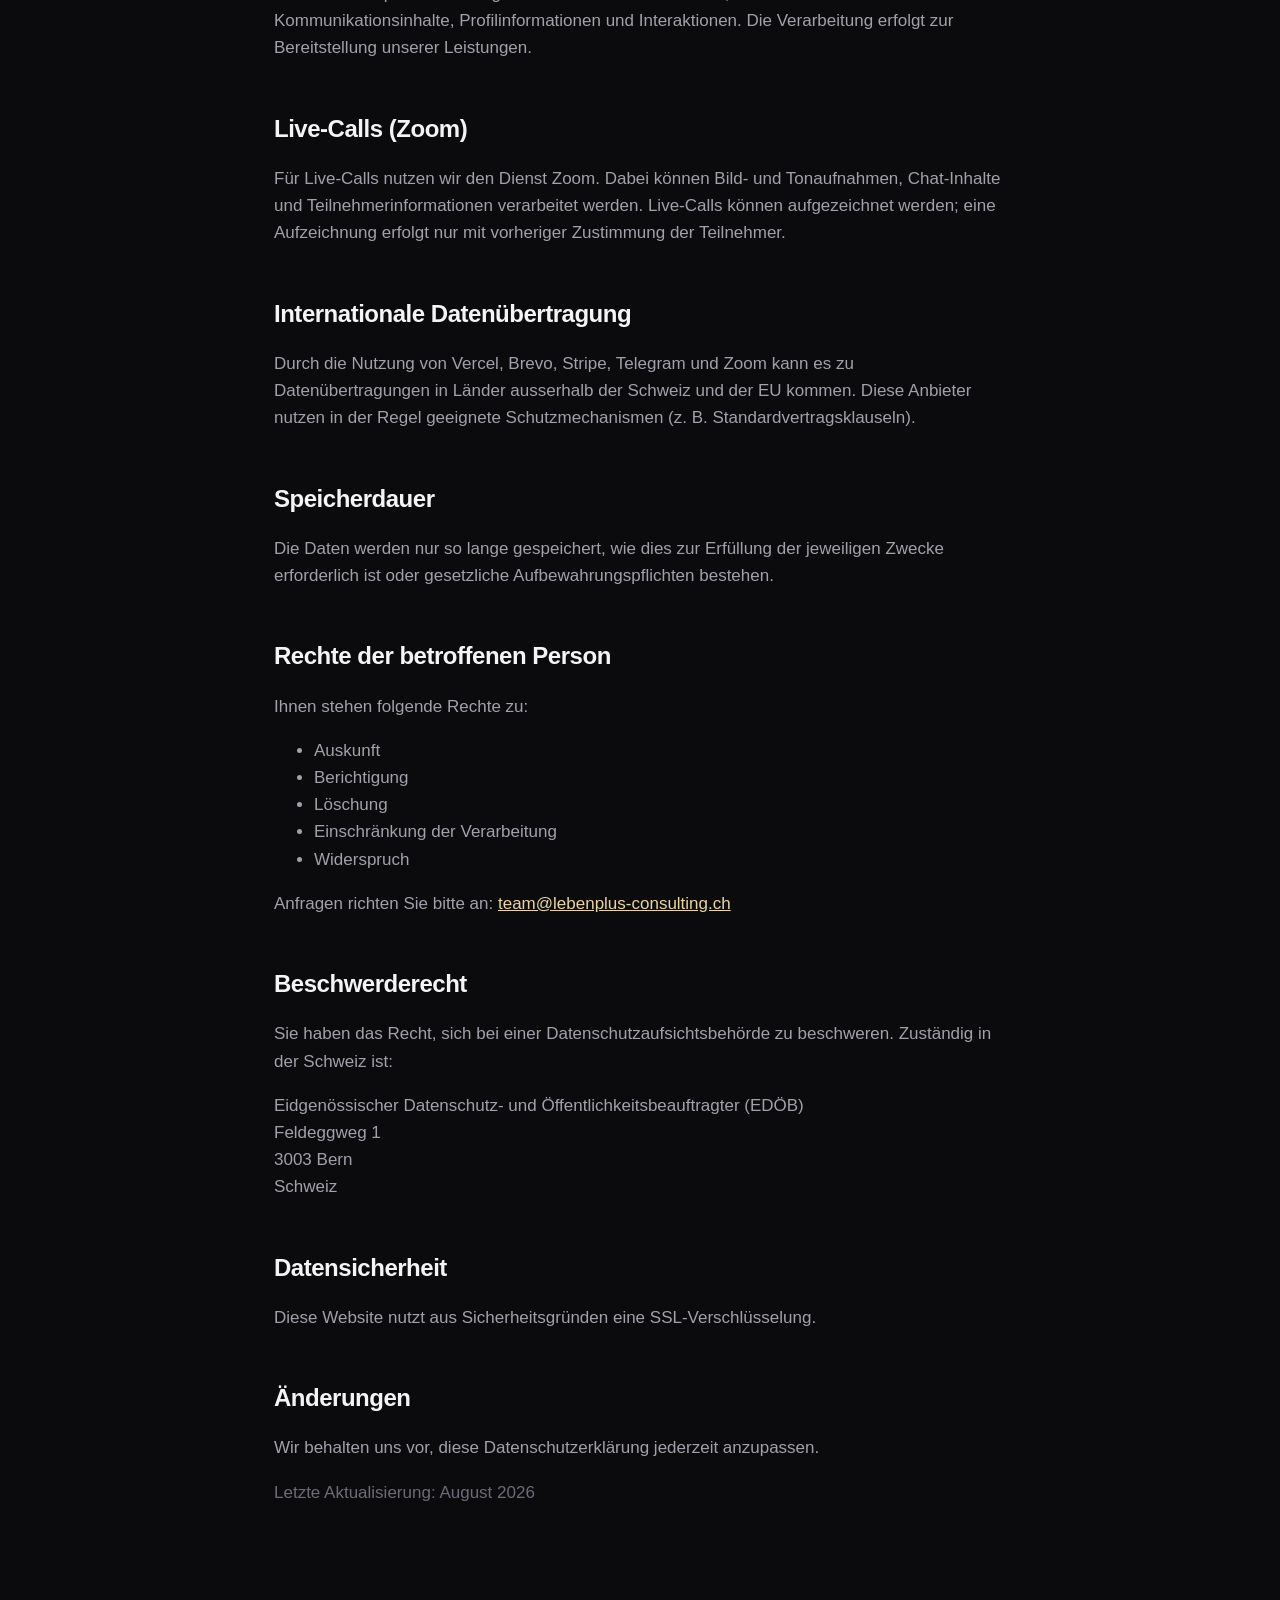
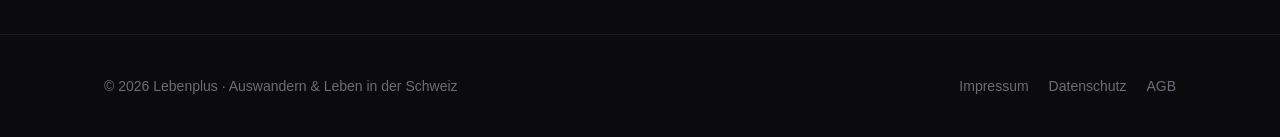
<file: datenschutz.html>
<!doctype html>
<html lang="de">
<head>
  <meta charset="utf-8" />
  <meta name="viewport" content="width=device-width, initial-scale=1" />
  <title>Datenschutzerklärung · Lebenplus</title>
  <meta name="robots" content="noindex" />
  <meta name="theme-color" content="#0B0B0D" />
  <link rel="icon" href="favicon.ico" sizes="any" />
  <link rel="icon" type="image/png" sizes="32x32" href="favicon-32.png" />
  <link rel="icon" type="image/png" sizes="192x192" href="favicon-192.png" />
  <link rel="apple-touch-icon" href="favicon-180.png" />
  <link rel="stylesheet" href="styles.css" />
</head>
<body>
  <div class="bg-grid" aria-hidden="true"></div>
  <header class="site-header scrolled">
    <div class="container">
      <a class="brand" href="./" aria-label="Lebenplus Startseite"><img src="wordmark.png" alt="Lebenplus" /></a>
      <a class="btn btn-ghost btn-sm" href="./">← Zur Startseite</a>
    </div>
  </header>
  <main class="legal">
    <div class="container">
      <h1>Datenschutzerklärung</h1>
      <p>Soweit nachstehend keine anderen Angaben gemacht werden, ist die Bereitstellung Ihrer personenbezogenen Daten weder gesetzlich oder vertraglich vorgeschrieben, noch für einen Vertragsabschluss erforderlich. Sie sind zur Bereitstellung der Daten nicht verpflichtet. Eine Nichtbereitstellung kann jedoch dazu führen, dass bestimmte Funktionen (z. B. Zugang zur Community) nicht genutzt werden können.</p>
      <p>„Personenbezogene Daten“ sind alle Informationen, die sich auf eine identifizierte oder identifizierbare natürliche Person beziehen.</p>

      <h2>Verantwortlicher</h2>
      <p>J. Hartung<br />für Lebenplus<br />Hauptstrasse 16<br />8246 Feuerthalen<br />Schweiz<br />E-Mail: <a href="mailto:team@lebenplus-consulting.ch">team@lebenplus-consulting.ch</a></p>

      <h2>Server-Logfiles</h2>
      <p>Sie können unsere Website besuchen, ohne Angaben zu Ihrer Person zu machen. Bei jedem Zugriff auf unsere Website werden automatisch Informationen allgemeiner Natur erfasst (Server-Logfiles). Diese beinhalten z. B.:</p>
      <ul><li>IP-Adresse</li><li>Datum und Uhrzeit des Zugriffs</li><li>Browsertyp und Version</li><li>Betriebssystem</li></ul>
      <p>Die Verarbeitung erfolgt auf Grundlage unseres berechtigten Interesses an einem stabilen und sicheren Betrieb der Website.</p>

      <h2>Bereitstellung der Website / Hosting (Vercel)</h2>
      <p>Diese Website wird bei der Vercel Inc., 340 S Lemon Ave #4133, Walnut, CA 91789, USA, gehostet. Beim Aufruf der Seite verarbeitet Vercel als Auftragsverarbeiter die technisch notwendigen Zugriffsdaten (u. a. IP-Adresse). Dabei kann es zu einer Datenübertragung in die USA kommen. Rechtsgrundlage ist unser berechtigtes Interesse an einer sicheren und effizienten Bereitstellung der Website.</p>

      <h2>Freebie-Anforderung &amp; Newsletter (Brevo)</h2>
      <p>Wenn Sie über das Formular auf dieser Website Ihre E-Mail-Adresse (und optional Ihren Vornamen) eintragen, verarbeiten wir diese Daten, um Ihnen das angeforderte kostenlose Starter-Paket zuzusenden und Sie per E-Mail über passende Inhalte und Angebote von Lebenplus zu informieren.</p>
      <p>Für den Versand und die Verwaltung der Kontakte nutzen wir den Dienst <strong>Brevo</strong> (Sendinblue GmbH, Köpenicker Str. 126, 10179 Berlin, Deutschland) als Auftragsverarbeiter. Zur Verbesserung der Zustellbarkeit und zur statistischen Auswertung (z. B. Öffnungs- und Klickraten) werden die Versanddaten ausgewertet.</p>
      <p>Zusätzlich speichern wir zur Auswertung, über welchen Kanal Sie auf unsere Website gelangt sind (sog. UTM-Parameter wie Quelle/Kampagne sowie die verweisende Seite). Dies dient ausschliesslich der internen Erfolgsmessung unserer Inhalte.</p>
      <p>Die Verarbeitung erfolgt auf Grundlage Ihrer Einwilligung. Sie können diese <strong>jederzeit mit Wirkung für die Zukunft widerrufen</strong>, insbesondere über den Abmeldelink am Ende jeder E-Mail oder per Nachricht an <a href="mailto:team@lebenplus-consulting.ch">team@lebenplus-consulting.ch</a>. Die Rechtmässigkeit der bis zum Widerruf erfolgten Verarbeitung bleibt unberührt.</p>

      <h2>Web-Analyse (Vercel Web Analytics)</h2>
      <p>Zur statistischen Auswertung der Websitenutzung setzen wir <strong>Vercel Web Analytics</strong> ein. Dieser Dienst arbeitet ohne Cookies und ohne geräteübergreifende Wiedererkennung. Es werden aggregierte Nutzungsdaten (z. B. aufgerufene Seiten, ungefähre Herkunft, verweisende Seite, Gerätetyp) erhoben; es werden <strong>keine individuellen Nutzerprofile</strong> gebildet und keine Daten an Dritte zu Werbezwecken verkauft. Rechtsgrundlage ist unser berechtigtes Interesse an einer bedarfsgerechten Gestaltung und der Reichweitenmessung unserer Website.</p>

      <h2>Kontaktaufnahme per E-Mail</h2>
      <p>Wenn Sie per E-Mail mit uns in Kontakt treten, erheben wir Ihre personenbezogenen Daten nur im von Ihnen zur Verfügung gestellten Umfang. Die Verarbeitung erfolgt zur Bearbeitung Ihrer Anfrage.</p>

      <h2>Zahlungsabwicklung (Stripe)</h2>
      <p>Für die Zahlungsabwicklung nutzen wir den Dienstleister Stripe. Die Zahlung erfolgt über Stripe Checkout. Dabei werden personenbezogene Daten (insbesondere E-Mail-Adresse und Zahlungsdaten) direkt durch Stripe verarbeitet. Wir selbst speichern keine Zahlungsdaten. Die Verarbeitung erfolgt zur Durchführung eines Vertrags (Mitgliedschaft).</p>
      <p>Hinweis: Es kann nicht ausgeschlossen werden, dass Daten in die USA oder andere Drittländer übertragen werden. Weitere Informationen finden Sie in der Datenschutzerklärung von Stripe.</p>

      <h2>Nutzung von Telegram</h2>
      <p>Unsere Community wird über den Dienst Telegram betrieben. Dabei handelt es sich um einen externen Anbieter, auf dessen Datenverarbeitung wir keinen vollständigen Einfluss haben. Im Rahmen der Nutzung können insbesondere folgende Daten verarbeitet werden:</p>
      <ul><li>Benutzername</li><li>Telefonnummer (falls angegeben)</li><li>Nachrichten und Inhalte</li><li>Interaktionen innerhalb von Gruppen und Kanälen</li></ul>
      <p>Unsere Community umfasst öffentliche und private Kanäle, geschlossene Gruppen sowie den Zugang über einen Bot zur Verwaltung der Mitgliedschaft. Die Nutzung erfolgt freiwillig.</p>
      <p>Hinweis: Telegram kann Daten ausserhalb der Schweiz und der EU verarbeiten.</p>

      <h2>Community und Coaching</h2>
      <p>Innerhalb unserer Community bieten wir Inhalte, Austausch sowie Coaching-Leistungen an. Dabei können personenbezogene Daten verarbeitet werden, insbesondere Kommunikationsinhalte, Profilinformationen und Interaktionen. Die Verarbeitung erfolgt zur Bereitstellung unserer Leistungen.</p>

      <h2>Live-Calls (Zoom)</h2>
      <p>Für Live-Calls nutzen wir den Dienst Zoom. Dabei können Bild- und Tonaufnahmen, Chat-Inhalte und Teilnehmerinformationen verarbeitet werden. Live-Calls können aufgezeichnet werden; eine Aufzeichnung erfolgt nur mit vorheriger Zustimmung der Teilnehmer.</p>

      <h2>Internationale Datenübertragung</h2>
      <p>Durch die Nutzung von Vercel, Brevo, Stripe, Telegram und Zoom kann es zu Datenübertragungen in Länder ausserhalb der Schweiz und der EU kommen. Diese Anbieter nutzen in der Regel geeignete Schutzmechanismen (z. B. Standardvertragsklauseln).</p>

      <h2>Speicherdauer</h2>
      <p>Die Daten werden nur so lange gespeichert, wie dies zur Erfüllung der jeweiligen Zwecke erforderlich ist oder gesetzliche Aufbewahrungspflichten bestehen.</p>

      <h2>Rechte der betroffenen Person</h2>
      <p>Ihnen stehen folgende Rechte zu:</p>
      <ul><li>Auskunft</li><li>Berichtigung</li><li>Löschung</li><li>Einschränkung der Verarbeitung</li><li>Widerspruch</li></ul>
      <p>Anfragen richten Sie bitte an: <a href="mailto:team@lebenplus-consulting.ch">team@lebenplus-consulting.ch</a></p>

      <h2>Beschwerderecht</h2>
      <p>Sie haben das Recht, sich bei einer Datenschutzaufsichtsbehörde zu beschweren. Zuständig in der Schweiz ist:</p>
      <p>Eidgenössischer Datenschutz- und Öffentlichkeitsbeauftragter (EDÖB)<br />Feldeggweg 1<br />3003 Bern<br />Schweiz</p>

      <h2>Datensicherheit</h2>
      <p>Diese Website nutzt aus Sicherheitsgründen eine SSL-Verschlüsselung.</p>

      <h2>Änderungen</h2>
      <p>Wir behalten uns vor, diese Datenschutzerklärung jederzeit anzupassen.</p>
      <p class="sub">Letzte Aktualisierung: August 2026</p>
    </div>
  </main>
  <footer class="site-footer">
    <div class="container">
      <span>© 2026 Lebenplus · Auswandern &amp; Leben in der Schweiz</span>
      <nav><a href="impressum.html">Impressum</a><a href="datenschutz.html">Datenschutz</a><a href="agb.html">AGB</a></nav>
    </div>
  </footer>
</body>
</html>
</file>
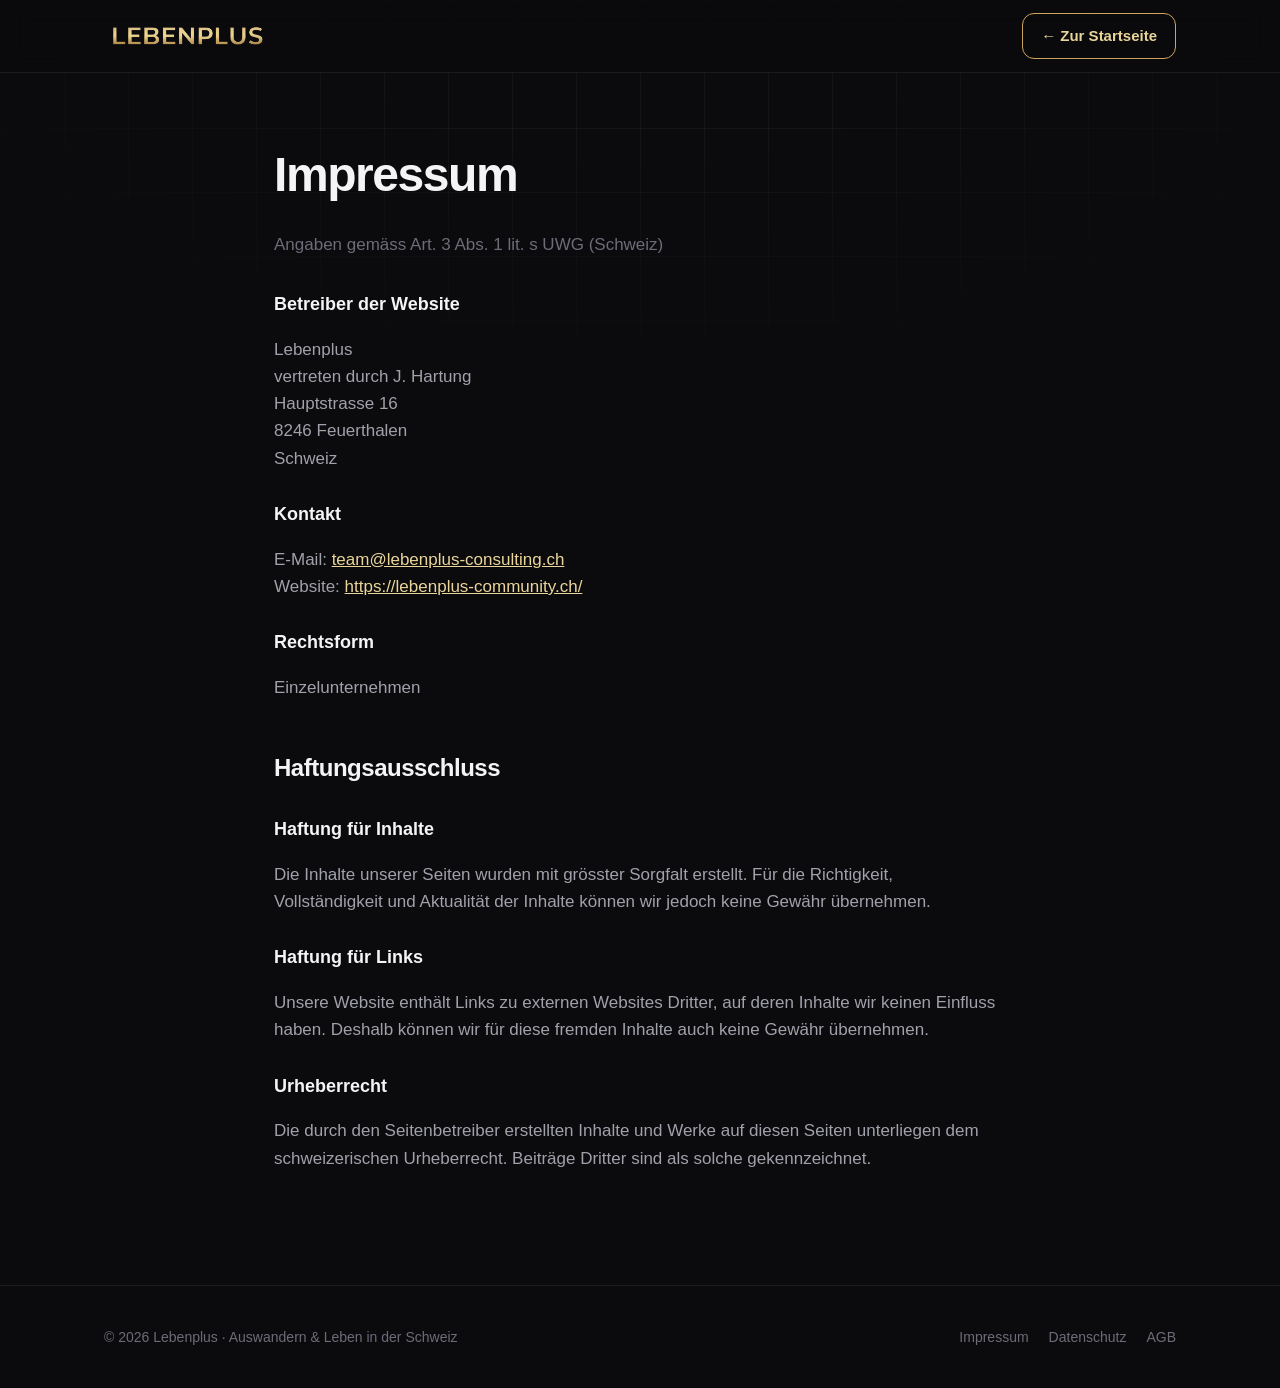
<file: impressum.html>
<!doctype html>
<html lang="de">
<head>
  <meta charset="utf-8" />
  <meta name="viewport" content="width=device-width, initial-scale=1" />
  <title>Impressum · Lebenplus</title>
  <meta name="robots" content="noindex" />
  <meta name="theme-color" content="#0B0B0D" />
  <link rel="icon" href="favicon.ico" sizes="any" />
  <link rel="icon" type="image/png" sizes="32x32" href="favicon-32.png" />
  <link rel="icon" type="image/png" sizes="192x192" href="favicon-192.png" />
  <link rel="apple-touch-icon" href="favicon-180.png" />
  <link rel="stylesheet" href="styles.css" />
</head>
<body>
  <div class="bg-grid" aria-hidden="true"></div>
  <header class="site-header scrolled">
    <div class="container">
      <a class="brand" href="./" aria-label="Lebenplus Startseite"><img src="wordmark.png" alt="Lebenplus" /></a>
      <a class="btn btn-ghost btn-sm" href="./">← Zur Startseite</a>
    </div>
  </header>
  <main class="legal">
    <div class="container">
      <h1>Impressum</h1>
      <p class="sub">Angaben gemäss Art. 3 Abs. 1 lit. s UWG (Schweiz)</p>

      <h3>Betreiber der Website</h3>
      <p>Lebenplus<br />vertreten durch J. Hartung<br />Hauptstrasse 16<br />8246 Feuerthalen<br />Schweiz</p>

      <h3>Kontakt</h3>
      <p>E-Mail: <a href="mailto:team@lebenplus-consulting.ch">team@lebenplus-consulting.ch</a><br />Website: <a href="https://lebenplus-community.ch/">https://lebenplus-community.ch/</a></p>

      <h3>Rechtsform</h3>
      <p>Einzelunternehmen</p>

      <h2>Haftungsausschluss</h2>
      <h3>Haftung für Inhalte</h3>
      <p>Die Inhalte unserer Seiten wurden mit grösster Sorgfalt erstellt. Für die Richtigkeit, Vollständigkeit und Aktualität der Inhalte können wir jedoch keine Gewähr übernehmen.</p>
      <h3>Haftung für Links</h3>
      <p>Unsere Website enthält Links zu externen Websites Dritter, auf deren Inhalte wir keinen Einfluss haben. Deshalb können wir für diese fremden Inhalte auch keine Gewähr übernehmen.</p>
      <h3>Urheberrecht</h3>
      <p>Die durch den Seitenbetreiber erstellten Inhalte und Werke auf diesen Seiten unterliegen dem schweizerischen Urheberrecht. Beiträge Dritter sind als solche gekennzeichnet.</p>
    </div>
  </main>
  <footer class="site-footer">
    <div class="container">
      <span>© 2026 Lebenplus · Auswandern &amp; Leben in der Schweiz</span>
      <nav><a href="impressum.html">Impressum</a><a href="datenschutz.html">Datenschutz</a><a href="agb.html">AGB</a></nav>
    </div>
  </footer>
</body>
</html>
</file>
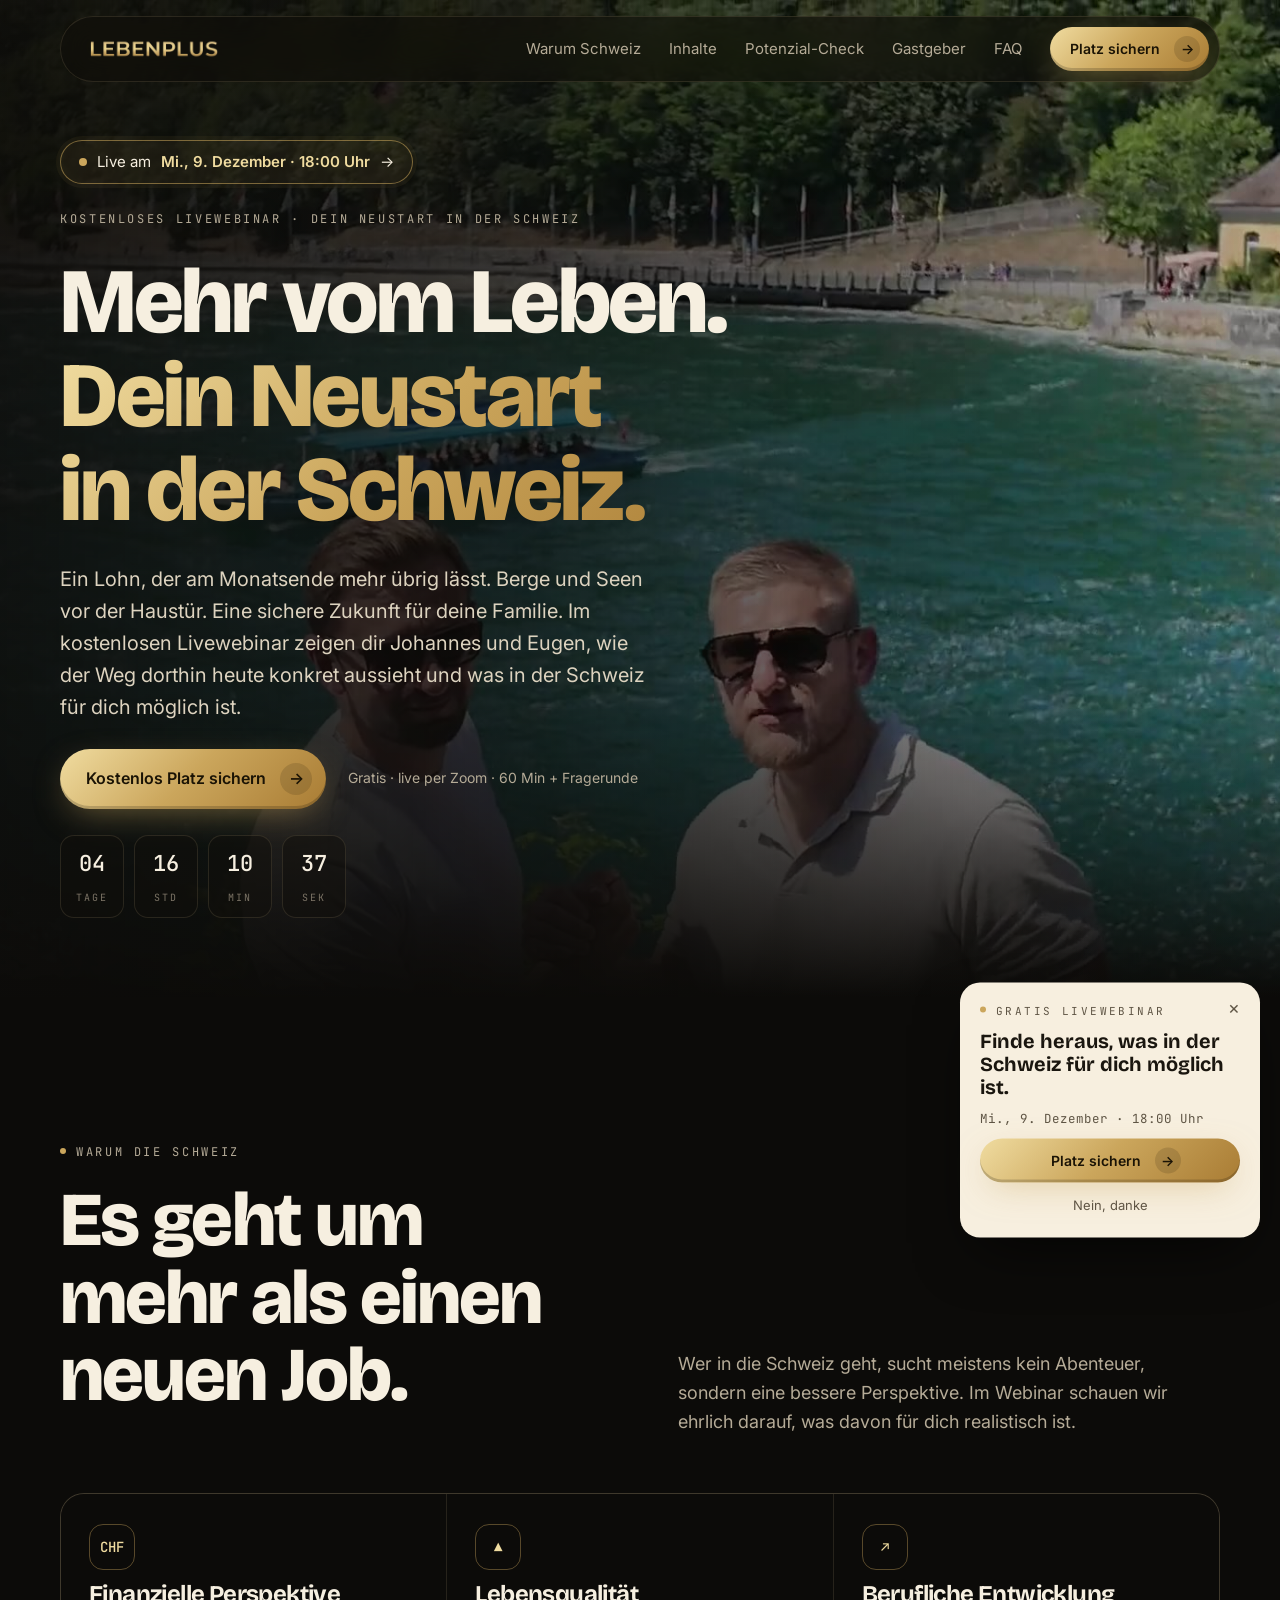
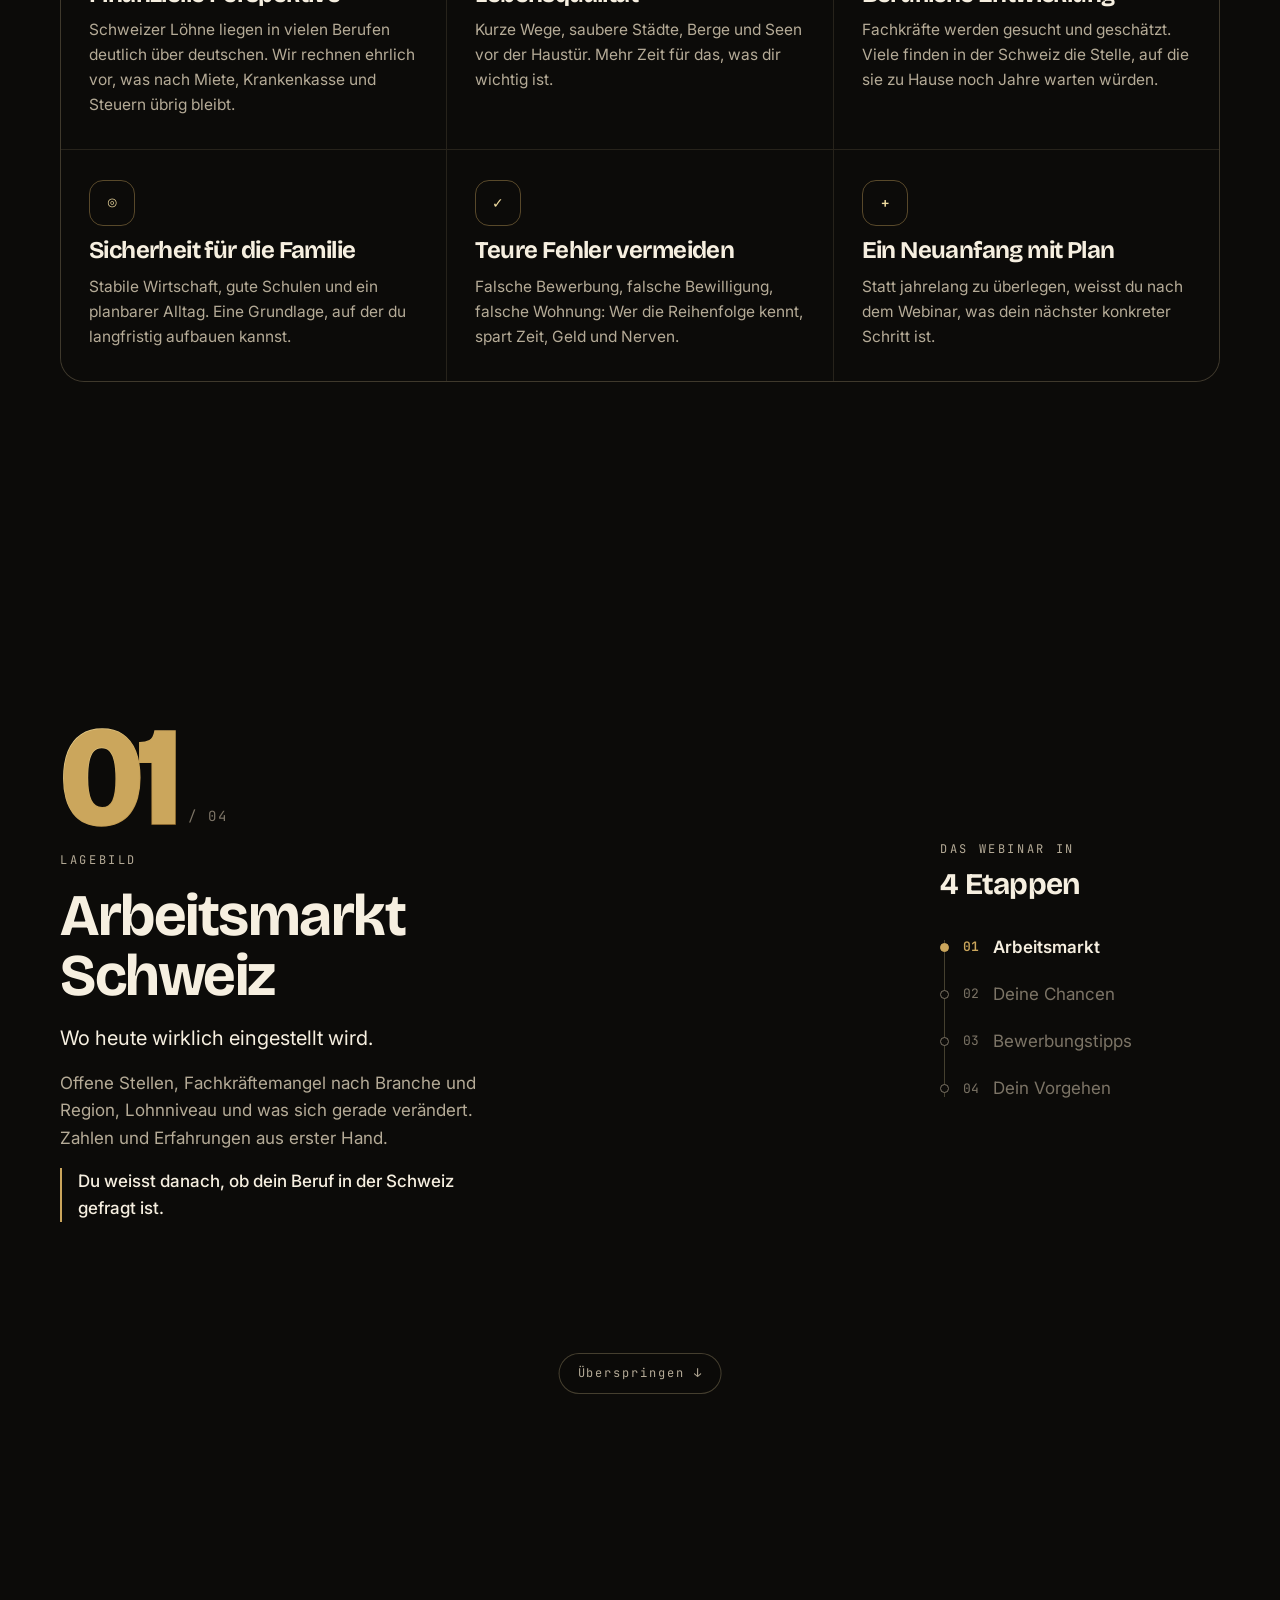
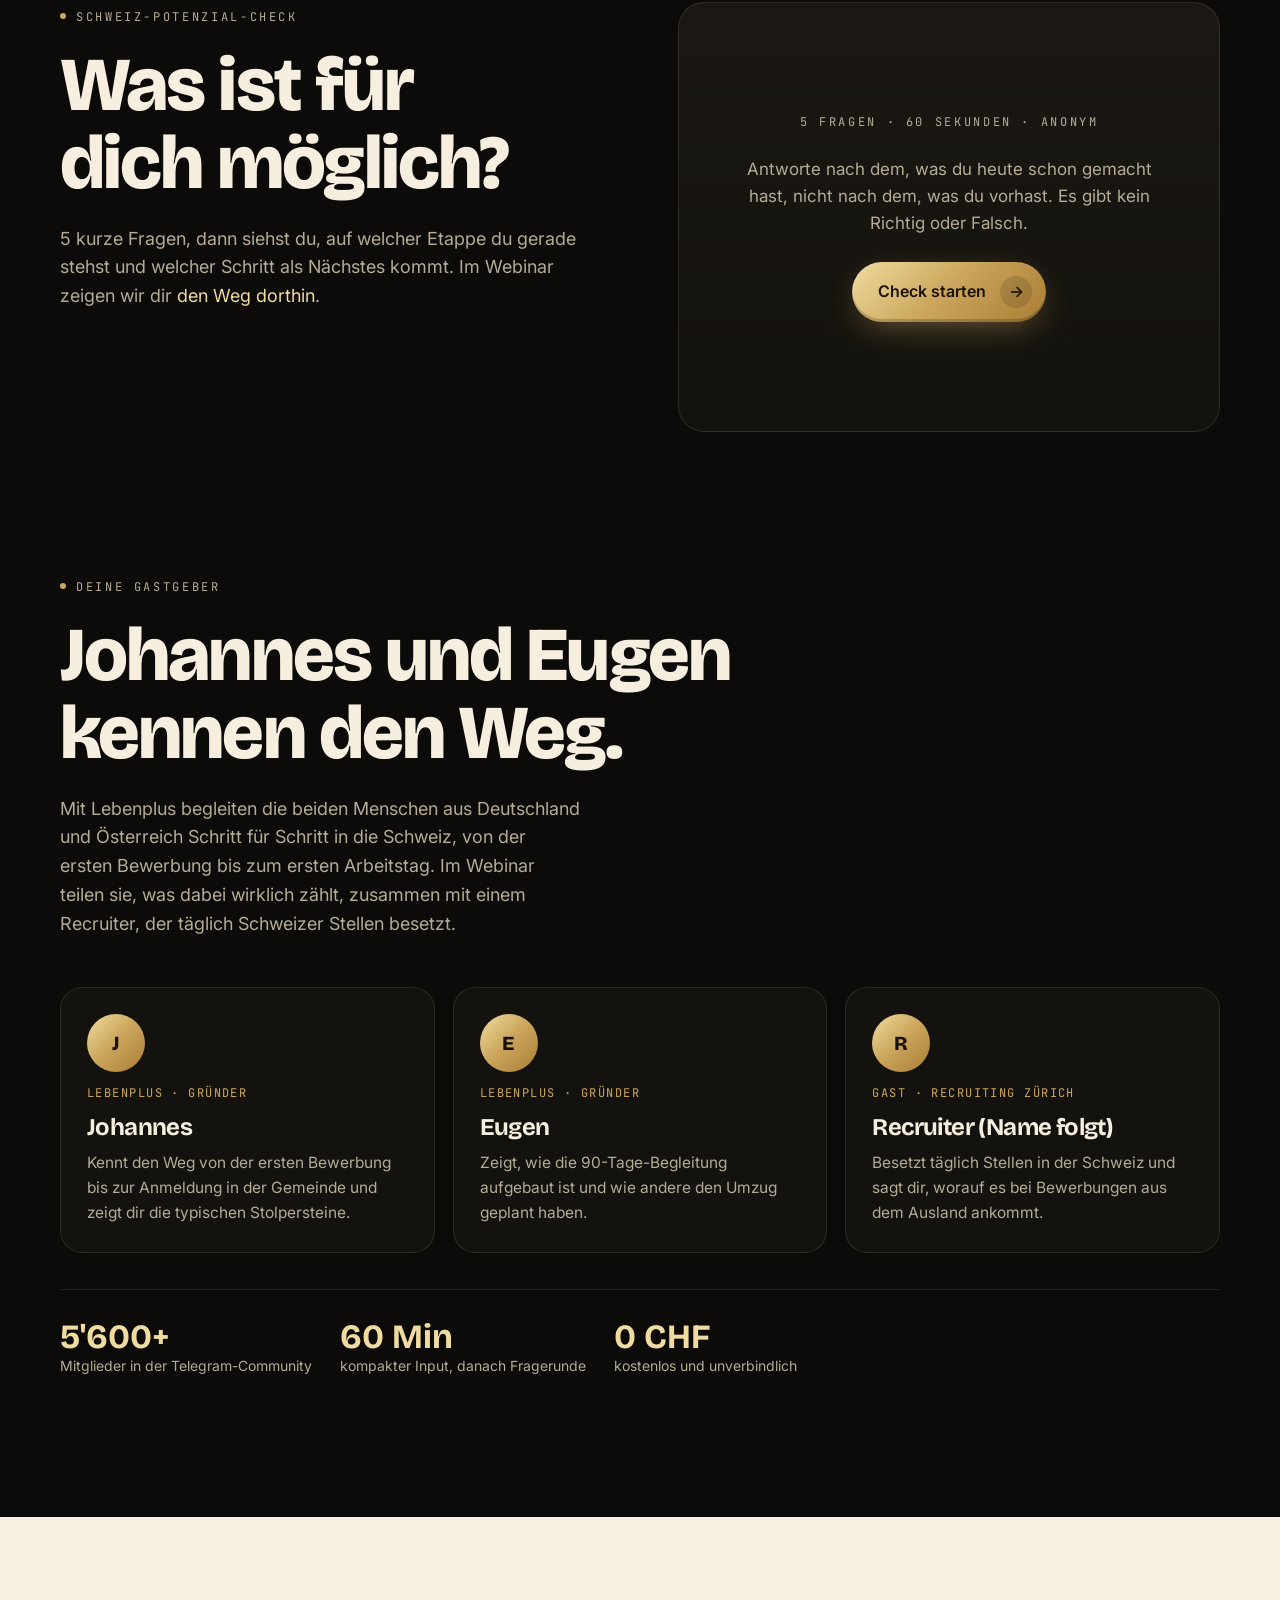
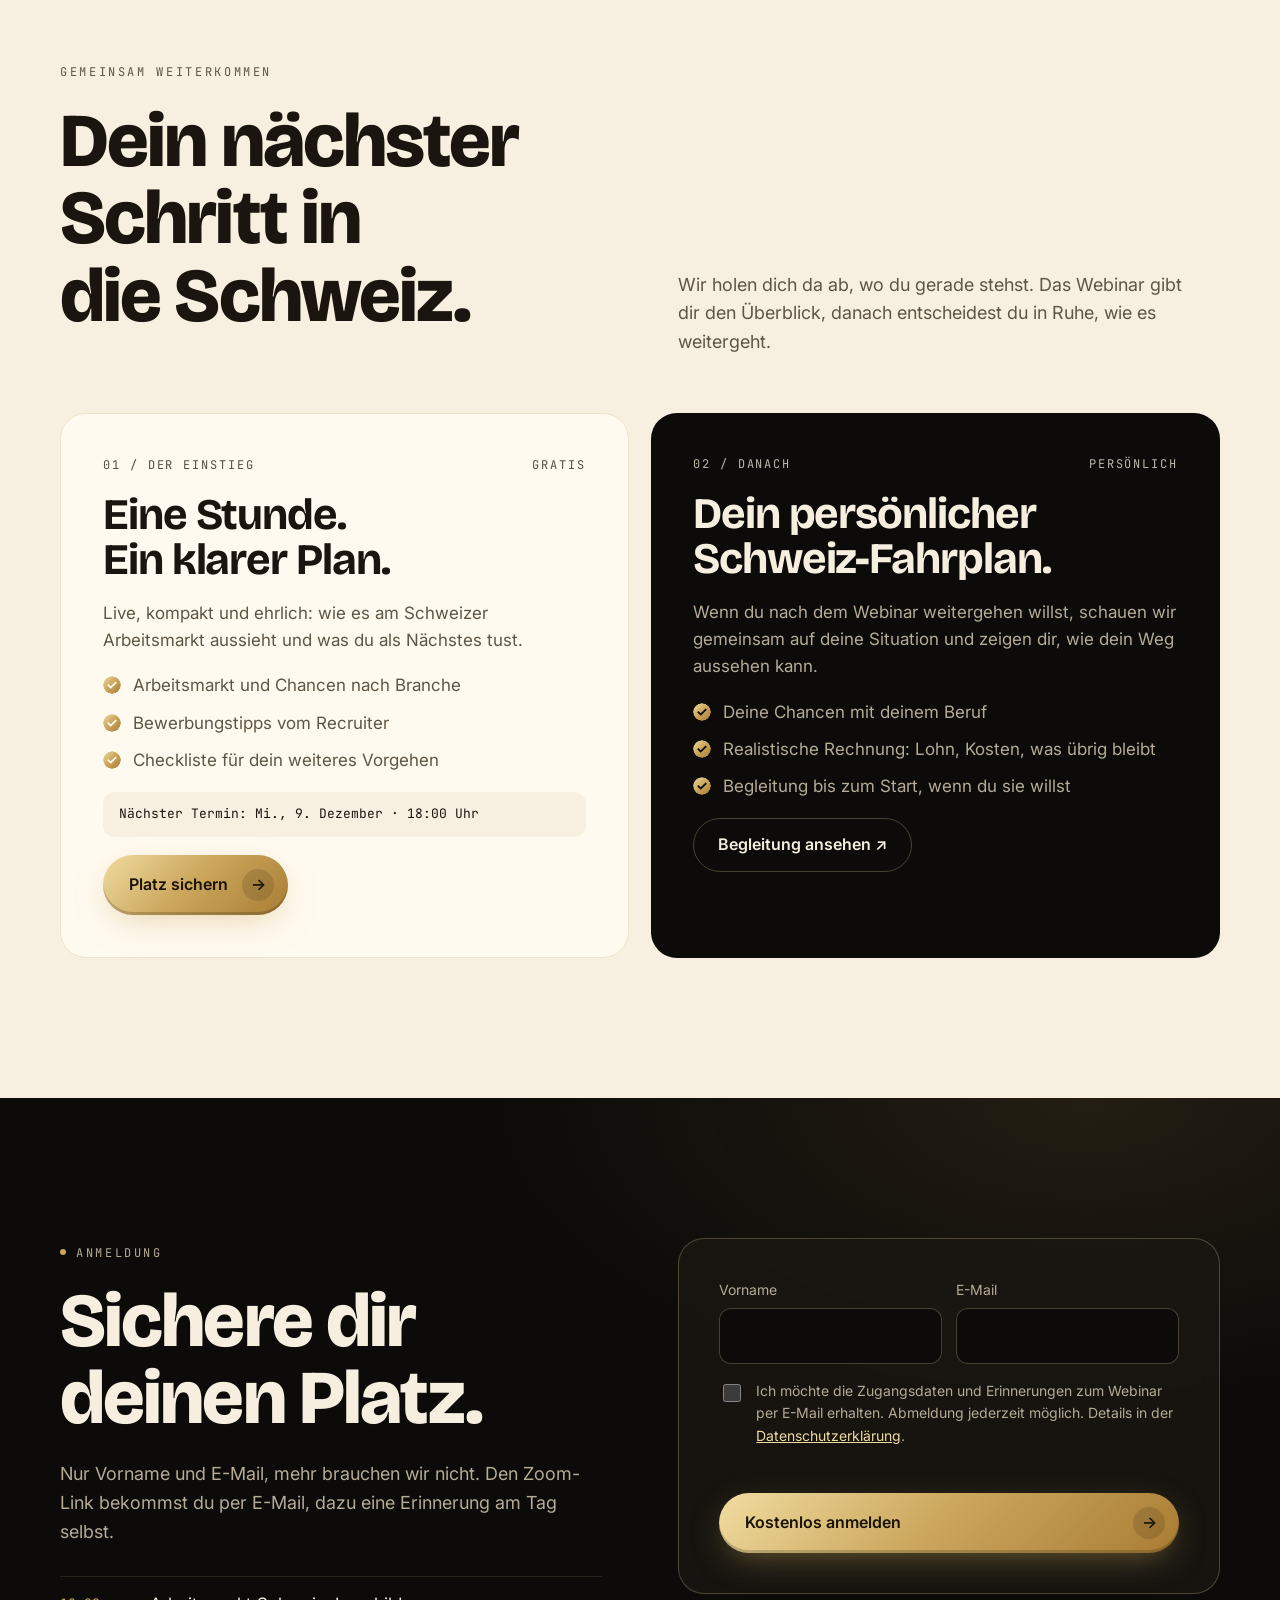
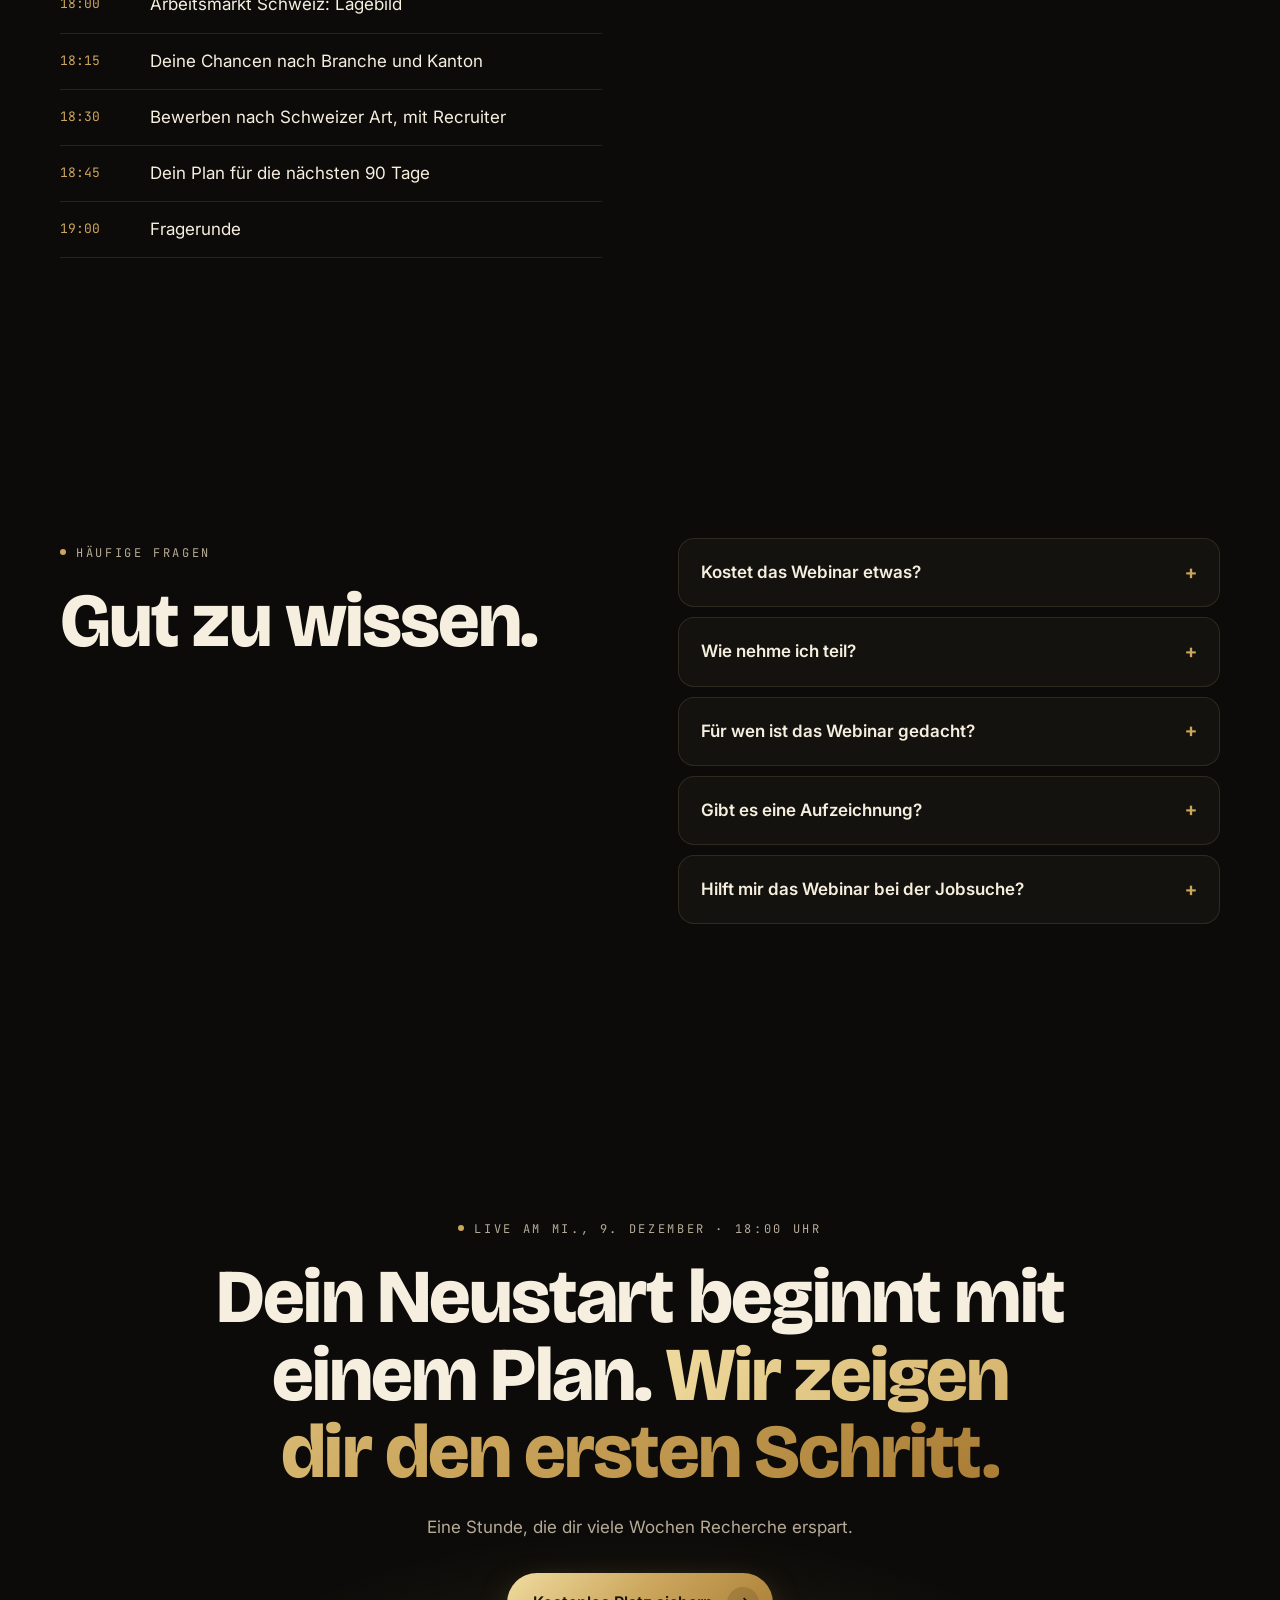
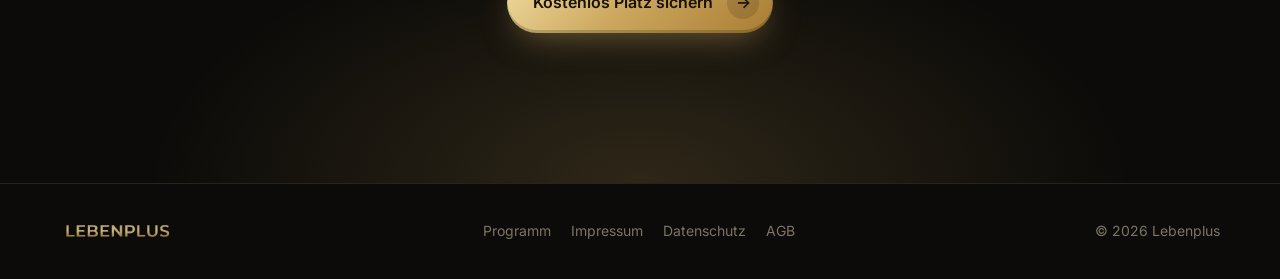
<file: webinar-v2.html>
<!doctype html>
<html lang="de">
<head>
<meta charset="utf-8" />
<meta name="viewport" content="width=device-width, initial-scale=1, viewport-fit=cover" />
<title>Lebenplus Livewebinar V2</title>
<meta name="robots" content="noindex" />
<meta name="claude:viewport-fit-sides" content="cover">
<meta name="description" content="Kostenloses Livewebinar: So steht der Schweizer Arbeitsmarkt gerade, wo deine Chancen liegen, wie Schweizer Recruiter Bewerbungen lesen und wie dein nächster Schritt aussieht." />
<meta name="theme-color" content="#0c0b09" />
<meta property="og:type" content="website" />
<meta property="og:site_name" content="Lebenplus" />
<meta property="og:title" content="Livewebinar: Arbeiten in der Schweiz. Wo stehst du?" />
<meta property="og:description" content="60 Minuten live und kostenlos: Arbeitsmarkt, Chancen, Bewerbungstipps und dein Plan." />
<link rel="icon" href="favicon.ico" sizes="any" />
<link rel="icon" type="image/png" sizes="32x32" href="favicon-32.png" />
<link rel="apple-touch-icon" href="favicon-180.png" />
<link rel="preconnect" href="https://fonts.googleapis.com" />
<link rel="preconnect" href="https://fonts.gstatic.com" crossorigin />
<link rel="stylesheet" href="https://fonts.googleapis.com/css2?family=Bricolage+Grotesque:opsz,wght@12..96,500;12..96,700;12..96,800&family=Inter:wght@400;500;600&family=JetBrains+Mono:wght@400;500&display=swap" />

<script>
  // ===== Webinar-Einstellungen: hier anpassen =====
  window.WEBINAR = {
    // Termin (Schweizer Zeit). PLATZHALTER, bis der Termin mit dem Recruiter fix ist.
    start: "2026-12-09T18:00:00+01:00",
    durationMin: 75,
    // Anmeldung: Ziel-URL des Brevo-Formulars (Brevo > Formulare > Formular-URL "action").
    // Leer = Testmodus, die Anmeldung wird nur angezeigt, nicht gespeichert.
    formEndpoint: "",
    // Link zur Telegram-Community (optional, erscheint nach der Anmeldung)
    telegramUrl: "",
    // Echte Kundengeschichten. Abschnitt bleibt unsichtbar, solange die Liste leer ist.
    // Nur mit schriftlicher Zustimmung der Person und nur echte Angaben eintragen. Beispiel:
    // { name: "Anna, 34", beruf: "Pflegefachfrau", vorher: "Klinik in Köln", nachher: "Spital im Kanton Aargau",
    //   dauer: "Zusage nach 7 Wochen", zitat: "Ohne den Plan hätte ich mich nie getraut." }
    stories: []
  };
</script>

<style>
/* Layout: schwebende Pillen-Navigation, Video-Hero, gepinnte 4-Etappen-Strecke mit Goldfäden,
   Selbstcheck, helles Angebots-Band, Anmeldung, FAQ. Bewusst ein dunkler Look (Lebenplus Gold auf Schwarz). */
:root {
  --ink: #0c0b09;
  --ink-2: #14120e;
  --panel: #1b1813;
  --line: rgba(236, 214, 160, 0.12);
  --line-strong: rgba(236, 214, 160, 0.26);
  --text: #f6efe0;
  --muted: #b5ab97;
  --dim: #7c7466;
  --gold: #cba65c;
  --gold-hi: #f0dca0;
  --gold-lo: #a97c34;
  --gold-grad: linear-gradient(135deg, #f0dca0 0%, #cba65c 48%, #a97c34 100%);
  --cream: #f7efdf;
  --cream-2: #efe3cb;
  --on-cream: #1a160f;
  --on-cream-muted: #5f5545;
  --on-gold: #1a1305;
  --ok: #7fd1a4;
  --f-display: "Bricolage Grotesque", "Avenir Next", "Segoe UI", system-ui, sans-serif;
  --f-body: "Inter", -apple-system, "Segoe UI", Roboto, Helvetica, Arial, sans-serif;
  --f-mono: "JetBrains Mono", ui-monospace, "SF Mono", Menlo, Consolas, monospace;
  --ease: cubic-bezier(0.22, 1, 0.36, 1);
  --maxw: 1200px;
  color-scheme: dark;
}
*, *::before, *::after { box-sizing: border-box; }
html { -webkit-text-size-adjust: 100%; scroll-behavior: smooth; }
body {
  margin: 0; background: var(--ink); color: var(--text);
  font-family: var(--f-body); font-size: 17px; line-height: 1.6;
  -webkit-font-smoothing: antialiased; overflow-x: hidden;
}
body::before { content: ""; position: fixed; inset: 0 0 auto; height: env(safe-area-inset-top, 0px); z-index: 60; background: var(--ink); }
img, video, canvas { max-width: 100%; display: block; }
[hidden] { display: none !important; }
a { color: inherit; }
button { font: inherit; color: inherit; cursor: pointer; }
h1, h2, h3 { font-family: var(--f-display); line-height: 1.02; letter-spacing: -0.025em; margin: 0; text-wrap: balance; font-weight: 700; }
p { margin: 0; }
:focus-visible { outline: 2px solid var(--gold-hi); outline-offset: 3px; border-radius: 6px; }
.wrap { max-width: var(--maxw); margin: 0 auto; padding-left: max(20px, env(safe-area-inset-left, 0px)); padding-right: max(20px, env(safe-area-inset-right, 0px)); }
.eyebrow { font-family: var(--f-mono); font-size: 12px; letter-spacing: 0.22em; text-transform: uppercase; color: var(--muted); }
.eyebrow .dot { display: inline-block; width: 6px; height: 6px; border-radius: 50%; background: var(--gold); margin-right: 10px; vertical-align: 2px; }
.gold { background: var(--gold-grad); -webkit-background-clip: text; background-clip: text; color: transparent; }

/* Buttons */
.btn { display: inline-flex; align-items: center; gap: 14px; border: 0; border-radius: 999px; padding: 14px 14px 14px 26px; font-weight: 600; font-size: 16px; text-decoration: none; transition: transform .35s var(--ease), box-shadow .35s var(--ease); }
.btn-gold { background: var(--gold-grad); color: var(--on-gold); box-shadow: 0 10px 34px -10px rgba(203,166,92,.55), inset 0 -3px 0 rgba(0,0,0,.18); }
.btn-gold:hover { transform: translateY(-2px); box-shadow: 0 16px 40px -10px rgba(203,166,92,.7), inset 0 -3px 0 rgba(0,0,0,.18); }
.btn .arr { width: 32px; height: 32px; border-radius: 50%; display: grid; place-items: center; background: rgba(26,19,5,.14); transition: transform .35s var(--ease); }
.btn:hover .arr { transform: translateX(3px); }
.btn-ghost { background: transparent; color: var(--text); border: 1px solid var(--line-strong); padding: 13px 24px; }
.btn-ghost:hover { border-color: var(--gold); }
.btn-sm { font-size: 14px; padding: 9px 9px 9px 20px; }
.btn-sm .arr { width: 26px; height: 26px; }

/* Navigation */
.nav { position: fixed; top: calc(env(safe-area-inset-top, 0px) + 16px); left: 0; right: 0; z-index: 50; pointer-events: none; }
.nav .wrap { pointer-events: auto; }
.nav-pill { display: flex; align-items: center; gap: 20px; padding: 10px 10px 10px 22px; border-radius: 999px; background: rgba(16, 14, 11, 0.62); border: 1px solid var(--line); backdrop-filter: blur(16px) saturate(140%); -webkit-backdrop-filter: blur(16px) saturate(140%); transition: background .4s; }
.nav.scrolled .nav-pill { background: rgba(16, 14, 11, 0.86); }
.nav-brand img { height: 22px; width: auto; }
.nav-links { display: flex; gap: 28px; margin-left: auto; font-size: 15px; }
.nav-links a { text-decoration: none; color: var(--muted); transition: color .2s; }
.nav-links a:hover { color: var(--text); }
.nav .btn { margin-left: 8px; }
@media (max-width: 860px) { .nav-links { display: none; } .nav .btn { margin-left: auto; } }
@media (max-width: 420px) { .nav-pill { padding-left: 16px; gap: 10px; } .nav .btn { font-size: 13px; padding-left: 14px; } .nav-brand img { height: 18px; } }

/* Hero */
.hero { position: relative; min-height: min(100svh, 980px); display: flex; align-items: center; padding-block: 140px 80px; overflow: hidden; isolation: isolate; }
.hero video { position: absolute; inset: 0; width: 100%; height: 100%; object-fit: cover; z-index: -3; opacity: 0; transition: opacity 1.4s; }
.hero video.on { opacity: 1; }
.hero-poster { position: absolute; inset: 0; background: url("media/hero_poster.jpg") center/cover no-repeat; z-index: -4; }
@media (max-width: 820px) { .hero-poster { background-image: url("media/hero_poster_portrait.jpg"); } }
.hero::after { content: ""; position: absolute; inset: 0; z-index: -2; background:
  linear-gradient(90deg, rgba(12,11,9,.94) 0%, rgba(12,11,9,.78) 42%, rgba(12,11,9,.25) 100%),
  linear-gradient(0deg, var(--ink) 0%, rgba(12,11,9,0) 30%); }
@media (max-width: 820px) { .hero::after { background: linear-gradient(0deg, var(--ink) 4%, rgba(12,11,9,.72) 55%, rgba(12,11,9,.55) 100%); } }
.hero-inner { width: 100%; }
.hero-copy { max-width: 720px; display: grid; gap: 26px; justify-items: start; }
.live-badge { display: inline-flex; align-items: center; gap: 10px; padding: 9px 18px; border-radius: 999px; border: 1px solid rgba(203,166,92,.55); background: rgba(203,166,92,.08); font-size: 15px; text-decoration: none; box-shadow: 0 0 0 4px rgba(203,166,92,.06); }
.live-badge b { color: var(--gold-hi); font-weight: 600; }
@media (max-width: 420px) { .live-badge { font-size: 13px; padding: 8px 14px; } }
.pulse { width: 8px; height: 8px; border-radius: 50%; background: var(--gold); box-shadow: 0 0 0 0 rgba(203,166,92,.7); animation: pulse 2s infinite; }
@keyframes pulse { 70% { box-shadow: 0 0 0 10px rgba(203,166,92,0); } 100% { box-shadow: 0 0 0 0 rgba(203,166,92,0); } }
.hero h1 { font-size: clamp(42px, 7.2vw, 92px); font-weight: 800; }
.hero h1 .line2 { display: block; }
.hero .lead { font-size: clamp(17px, 1.6vw, 20px); color: #ddd3bf; max-width: 600px; }
.hero-cta { display: flex; flex-wrap: wrap; align-items: center; gap: 14px 22px; }
.hero-meta { font-size: 14px; color: var(--muted); }
.countdown { display: flex; gap: 10px; font-family: var(--f-mono); font-variant-numeric: tabular-nums; }
.countdown div { min-width: 64px; padding: 10px 10px 8px; border: 1px solid var(--line); border-radius: 14px; background: rgba(16,14,11,.5); text-align: center; backdrop-filter: blur(6px); }
.countdown b { display: block; font-size: 22px; color: var(--text); font-weight: 500; }
.countdown span { font-size: 10px; letter-spacing: .18em; text-transform: uppercase; color: var(--dim); }
.hero-load > * { animation: rise 1s var(--ease) both; }
.hero-load > *:nth-child(2) { animation-delay: .08s; } .hero-load > *:nth-child(3) { animation-delay: .16s; }
.hero-load > *:nth-child(4) { animation-delay: .24s; } .hero-load > *:nth-child(5) { animation-delay: .32s; } .hero-load > *:nth-child(6) { animation-delay: .4s; }
@keyframes rise { from { transform: translateY(18px); opacity: .001; } }

/* Gepinnte Etappen */
.stages { position: relative; height: 460vh; background: var(--ink); }
.stages-pin { position: sticky; top: 0; height: 100vh; height: 100svh; overflow: hidden; }
.stages canvas { position: absolute; inset: 0; width: 100%; height: 100%; }
.stages-grid { position: relative; height: 100%; display: grid; grid-template-columns: minmax(0, 1fr) minmax(0, 1fr) 280px; align-items: center; gap: 24px; }
.stage-copy { grid-column: 1; position: relative; min-height: 420px; }
.stage { position: absolute; inset: 0; display: grid; align-content: center; gap: 16px; opacity: 0; transform: translateY(24px); transition: opacity .6s var(--ease), transform .6s var(--ease); pointer-events: none; }
.stage.active { opacity: 1; transform: none; pointer-events: auto; }
.stage-num { display: flex; align-items: flex-end; gap: 12px; }
.stage-num strong { font-family: var(--f-display); font-weight: 800; font-size: clamp(88px, 11vw, 150px); line-height: .8; letter-spacing: -0.04em; color: transparent; -webkit-text-stroke: 1.5px rgba(240,220,160,.7); transition: color .8s var(--ease); }
.stage.active .stage-num strong { color: var(--gold); -webkit-text-stroke-color: transparent; background: var(--gold-grad); -webkit-background-clip: text; background-clip: text; }
.stage-num small { font-family: var(--f-mono); font-size: 14px; color: var(--dim); letter-spacing: .14em; padding-bottom: 8px; }
.stage h3 { font-size: clamp(38px, 4.6vw, 62px); }
.stage .sub { font-size: 20px; color: var(--text); }
.stage .body { color: var(--muted); max-width: 470px; }
.stage .take { border-left: 2px solid var(--gold); padding-left: 16px; font-weight: 500; max-width: 470px; }
.stage-nav { grid-column: 3; }
.stage-nav h2 { font-size: 30px; margin: 8px 0 26px; }
.stage-nav ol { list-style: none; margin: 0; padding: 0; position: relative; display: grid; gap: 4px; }
.stage-nav ol::before { content: ""; position: absolute; left: 4px; top: 14px; bottom: 14px; width: 1px; background: var(--line-strong); }
.stage-nav .fill { position: absolute; left: 4px; top: 14px; width: 1px; height: 0; background: var(--gold); transition: height .5s var(--ease); }
.stage-nav li button { all: unset; cursor: pointer; display: flex; align-items: center; gap: 14px; padding: 8px 0; color: var(--dim); transition: color .3s; }
.stage-nav li button::before { content: ""; width: 9px; height: 9px; border-radius: 50%; border: 1px solid var(--dim); background: var(--ink); position: relative; z-index: 1; transition: all .3s; }
.stage-nav li button span { font-family: var(--f-mono); font-size: 13px; }
.stage-nav li button i { font-style: normal; }
.stage-nav li.done button::before, .stage-nav li.active button::before { background: var(--gold); border-color: var(--gold); }
.stage-nav li.active button { color: var(--text); font-weight: 600; }
.stage-nav li.active button span { color: var(--gold); }
.skip { position: absolute; left: 50%; bottom: calc(28px + env(safe-area-inset-bottom, 0px)); transform: translateX(-50%); font-family: var(--f-mono); font-size: 12px; letter-spacing: .16em; padding: 10px 18px; border-radius: 999px; border: 1px solid var(--line-strong); background: rgba(12,11,9,.6); text-decoration: none; color: var(--muted); }
.skip:hover { color: var(--text); border-color: var(--gold); }
@media (max-width: 980px) {
  .stages-grid { grid-template-columns: minmax(0, 1fr); align-content: center; }
  .stage-nav { grid-column: 1; grid-row: 1; }
  .stage-nav h2, .stage-nav .eyebrow { display: none; }
  .stage-nav ol { display: flex; gap: 8px; }
  .stage-nav ol::before, .stage-nav .fill { display: none; }
  .stage-nav li button { padding: 4px 10px; border-radius: 999px; border: 1px solid var(--line); font-size: 13px; }
  .stage-nav li button::before { display: none; }
  .stage-nav li button .t { display: none; }
  .stage-nav li.active button { border-color: var(--gold); }
  .stage-copy { min-height: 470px; }
  .stage { align-content: start; }
  .stage .body { color: #cfc5b1; }
}

/* Abschnitte */
.section { padding-block: clamp(80px, 11vw, 140px); position: relative; }
.split { display: grid; grid-template-columns: minmax(0, 1fr) minmax(0, 1fr); gap: clamp(32px, 6vw, 80px); align-items: start; }
@media (max-width: 900px) { .split { grid-template-columns: minmax(0, 1fr); } }
.h2 { font-size: clamp(40px, 6vw, 76px); font-weight: 800; margin: 18px 0 22px; }
.intro { color: var(--muted); font-size: 18px; max-width: 520px; }
.intro em { font-style: normal; color: var(--gold-hi); }

/* Selbstcheck */
.check { border: 1px solid var(--line); border-radius: 26px; background: linear-gradient(180deg, var(--panel), var(--ink-2)); padding: clamp(24px, 4vw, 40px); min-height: 430px; display: grid; }
.check-head { display: flex; justify-content: space-between; align-items: center; font-family: var(--f-mono); font-size: 12px; letter-spacing: .14em; color: var(--dim); text-transform: uppercase; }
.check-bar { height: 3px; background: var(--line); border-radius: 3px; margin: 14px 0 26px; overflow: hidden; }
.check-bar i { display: block; height: 100%; width: 0; background: var(--gold-grad); transition: width .5s var(--ease); }
.check-q { font-family: var(--f-display); font-size: clamp(22px, 2.4vw, 28px); line-height: 1.2; margin-bottom: 20px; font-weight: 700; }
.check-opts { display: grid; gap: 10px; }
.check-opts button { text-align: left; padding: 15px 18px; border-radius: 14px; border: 1px solid var(--line); background: rgba(255,255,255,.02); transition: border-color .2s, background .2s, transform .2s; }
.check-opts button:hover { border-color: var(--gold); background: rgba(203,166,92,.07); transform: translateX(3px); }
.check-start { display: grid; align-content: center; justify-items: center; text-align: center; gap: 24px; }
.check-start p { color: var(--muted); max-width: 440px; }
.check-result { display: grid; gap: 16px; align-content: center; }
.check-result .lvl { font-family: var(--f-mono); font-size: 13px; color: var(--gold); letter-spacing: .14em; }
.check-result h3 { font-size: clamp(30px, 3.4vw, 42px); }
.check-result p { color: var(--muted); }
.check-result .row { display: flex; flex-wrap: wrap; gap: 12px; margin-top: 8px; }

/* Referenten */
.hosts { display: grid; grid-template-columns: repeat(3, minmax(0, 1fr)); gap: 18px; margin-top: 48px; }
@media (max-width: 900px) { .hosts { grid-template-columns: minmax(0, 1fr); } }
.host { border: 1px solid var(--line); border-radius: 22px; padding: 26px; background: var(--ink-2); display: grid; gap: 12px; align-content: start; }
.host .mono { width: 58px; height: 58px; border-radius: 50%; display: grid; place-items: center; background: var(--gold-grad); color: var(--on-gold); font-family: var(--f-display); font-weight: 800; font-size: 20px; }
.host h3 { font-size: 24px; }
.host .role { font-family: var(--f-mono); font-size: 12px; letter-spacing: .12em; color: var(--gold); text-transform: uppercase; }
.host p { color: var(--muted); font-size: 15.5px; }
.facts { display: flex; flex-wrap: wrap; gap: 12px 28px; margin-top: 36px; padding-top: 28px; border-top: 1px solid var(--line); }
.facts div { display: grid; }
.facts b { font-family: var(--f-display); font-size: 34px; font-weight: 700; color: var(--gold-hi); line-height: 1.1; }
.facts span { font-size: 14px; color: var(--muted); }

/* Kaufmotive */
.motives { display: grid; grid-template-columns: repeat(3, minmax(0, 1fr)); gap: 1px; margin-top: 56px; background: var(--line); border: 1px solid var(--line); border-radius: 24px; overflow: hidden; }
@media (max-width: 900px) { .motives { grid-template-columns: repeat(2, minmax(0, 1fr)); } }
@media (max-width: 560px) { .motives { grid-template-columns: minmax(0, 1fr); } }
.motive { background: var(--ink); padding: 30px 28px 32px; display: grid; gap: 12px; align-content: start; transition: background .3s; }
.motive:hover { background: var(--ink-2); }
.motive .ico { width: 46px; height: 46px; border-radius: 14px; display: grid; place-items: center; border: 1px solid rgba(203,166,92,.4); color: var(--gold-hi); font-family: var(--f-mono); font-size: 14px; font-weight: 500; }
.motive h3 { font-size: 24px; }
.motive p { color: var(--muted); font-size: 15.5px; }

/* Kundengeschichten */
.stories { display: grid; grid-template-columns: repeat(auto-fit, minmax(min(100%, 320px), 1fr)); gap: 18px; margin-top: 48px; }
.story { border: 1px solid var(--line); border-radius: 22px; background: var(--ink-2); padding: 26px; display: grid; gap: 16px; align-content: start; }
.story blockquote { margin: 0; font-family: var(--f-display); font-size: 22px; line-height: 1.25; }
.story .ba { display: grid; grid-template-columns: minmax(0, 1fr) auto minmax(0, 1fr); gap: 10px; align-items: center; font-size: 14px; }
.story .ba div { border: 1px solid var(--line); border-radius: 12px; padding: 10px 12px; }
.story .ba small { display: block; font-family: var(--f-mono); font-size: 10.5px; letter-spacing: .14em; text-transform: uppercase; color: var(--dim); }
.story .ba .to { border-color: rgba(203,166,92,.45); }
.story .who { display: flex; justify-content: space-between; gap: 10px; flex-wrap: wrap; font-size: 14px; color: var(--muted); }
.story .who b { color: var(--text); }
.story .who span:last-child { color: var(--gold-hi); font-family: var(--f-mono); font-size: 12.5px; }

/* Helles Band */
.band-cream { background: var(--cream); color: var(--on-cream); }
.band-cream .eyebrow { color: var(--on-cream-muted); }
.band-cream .intro { color: var(--on-cream-muted); }
.offer-grid { display: grid; grid-template-columns: repeat(2, minmax(0, 1fr)); gap: 22px; margin-top: 56px; }
@media (max-width: 900px) { .offer-grid { grid-template-columns: minmax(0, 1fr); } }
.offer { border-radius: 26px; padding: clamp(26px, 4vw, 42px); display: grid; gap: 18px; align-content: start; }
.offer.light { background: #fffaf0; border: 1px solid var(--cream-2); }
.offer.dark { background: var(--ink); color: var(--text); }
.offer .tag { display: flex; justify-content: space-between; font-family: var(--f-mono); font-size: 12px; letter-spacing: .16em; text-transform: uppercase; opacity: .75; }
.offer h3 { font-size: clamp(30px, 3.4vw, 44px); }
.offer ul { margin: 0; padding: 0; list-style: none; display: grid; gap: 10px; }
.offer li { display: flex; gap: 12px; }
.offer li::before { content: ""; flex: 0 0 18px; height: 18px; margin-top: 4px; border-radius: 50%; background: var(--gold-grad); -webkit-mask: url("data:image/svg+xml,%3Csvg xmlns='http://www.w3.org/2000/svg' viewBox='0 0 20 20'%3E%3Cpath d='M10 0a10 10 0 1 0 0 20 10 10 0 0 0 0-20zm-1.4 14.2L4.6 10.2l1.4-1.4 2.6 2.6 5.4-5.4 1.4 1.4z'/%3E%3C/svg%3E") center/contain no-repeat; mask: url("data:image/svg+xml,%3Csvg xmlns='http://www.w3.org/2000/svg' viewBox='0 0 20 20'%3E%3Cpath d='M10 0a10 10 0 1 0 0 20 10 10 0 0 0 0-20zm-1.4 14.2L4.6 10.2l1.4-1.4 2.6 2.6 5.4-5.4 1.4 1.4z'/%3E%3C/svg%3E") center/contain no-repeat; }
.offer.light p, .offer.light li { color: var(--on-cream-muted); }
.offer.dark p, .offer.dark li { color: var(--muted); }
.offer .when { font-family: var(--f-mono); font-size: 13px; padding: 12px 16px; border-radius: 12px; background: var(--cream); color: var(--on-cream); }
.offer .btn-ghost { justify-self: start; }

/* Anmeldung */
.signup { background: radial-gradient(1000px 500px at 85% 0%, rgba(203,166,92,.12), transparent 60%), var(--ink); }
.form-card { border: 1px solid var(--line-strong); border-radius: 26px; padding: clamp(24px, 4vw, 40px); background: rgba(27,24,19,.75); backdrop-filter: blur(10px); }
.form-card form { display: grid; gap: 16px; }
.field { display: grid; gap: 7px; }
.field label { font-size: 14px; color: var(--muted); }
.field input, .field select { width: 100%; padding: 14px 16px; border-radius: 12px; border: 1px solid var(--line-strong); background: var(--ink); color: var(--text); font: inherit; font-size: 16px; }
.field input:focus, .field select:focus { outline: none; border-color: var(--gold); box-shadow: 0 0 0 3px rgba(203,166,92,.18); }
.two { display: grid; grid-template-columns: minmax(0, 1fr) minmax(0, 1fr); gap: 14px; }
@media (max-width: 520px) { .two { grid-template-columns: minmax(0, 1fr); } }
.consent { display: flex; gap: 12px; font-size: 14px; color: var(--muted); align-items: flex-start; }
.consent input { margin-top: 4px; accent-color: var(--gold); width: 18px; height: 18px; flex: 0 0 18px; }
.consent a { color: var(--gold-hi); }
.form-err { color: #ff9b8a; font-size: 14px; min-height: 1em; }
.form-card .btn { justify-content: space-between; width: 100%; }
.form-done { display: grid; gap: 16px; text-align: left; }
.form-done .ok { width: 54px; height: 54px; border-radius: 50%; display: grid; place-items: center; background: rgba(127,209,164,.14); color: var(--ok); font-size: 26px; }
.form-done h3 { font-size: 32px; }
.form-done p { color: var(--muted); }
.form-done .row { display: flex; flex-wrap: wrap; gap: 12px; }
.agenda { margin-top: 30px; display: grid; gap: 0; border-top: 1px solid var(--line); }
.agenda div { display: grid; grid-template-columns: 74px minmax(0, 1fr); gap: 16px; padding: 14px 0; border-bottom: 1px solid var(--line); }
.agenda span { font-family: var(--f-mono); font-size: 13px; color: var(--gold); padding-top: 3px; font-variant-numeric: tabular-nums; }

/* FAQ */
.faq { display: grid; gap: 10px; }
.faq details { border: 1px solid var(--line); border-radius: 16px; background: var(--ink-2); }
.faq summary { list-style: none; cursor: pointer; padding: 20px 56px 20px 22px; font-weight: 600; position: relative; }
.faq summary::-webkit-details-marker { display: none; }
.faq summary::after { content: "+"; position: absolute; right: 22px; top: 50%; transform: translateY(-50%); font-family: var(--f-mono); color: var(--gold); font-size: 20px; transition: transform .3s; }
.faq details[open] summary::after { transform: translateY(-50%) rotate(45deg); }
.faq details p { padding: 0 22px 20px; color: var(--muted); }

/* Abschluss & Footer */
.final { text-align: center; padding-block: clamp(90px, 12vw, 150px); background: radial-gradient(700px 360px at 50% 100%, rgba(203,166,92,.18), transparent 70%), var(--ink); }
.final .h2 { margin-inline: auto; max-width: 900px; }
.final p { color: var(--muted); max-width: 560px; margin: 0 auto 32px; }
footer { border-top: 1px solid var(--line); padding-block: 36px calc(36px + env(safe-area-inset-bottom, 0px)); color: var(--dim); font-size: 14px; }
footer .wrap { display: flex; flex-wrap: wrap; gap: 16px 28px; align-items: center; justify-content: space-between; }
footer img { height: 18px; width: auto; opacity: .85; }
footer nav { display: flex; flex-wrap: wrap; gap: 20px; }
footer a { text-decoration: none; }
footer a:hover { color: var(--text); }

/* Popup-Karte */
.toast { position: fixed; right: calc(20px + env(safe-area-inset-right, 0px)); bottom: calc(20px + env(safe-area-inset-bottom, 0px)); z-index: 40; width: min(300px, calc(100vw - 40px)); background: var(--cream); color: var(--on-cream); border-radius: 20px; padding: 20px; box-shadow: 0 24px 60px -18px rgba(0,0,0,.7); display: grid; gap: 10px; transform: translateY(140%); transition: transform .7s var(--ease); }
.toast.show { transform: none; }
.toast .eyebrow { color: var(--on-cream-muted); font-size: 11px; }
.toast strong { font-family: var(--f-display); font-size: 20px; line-height: 1.15; }
.toast .when { font-family: var(--f-mono); font-size: 12.5px; color: var(--on-cream-muted); }
.toast .btn { justify-content: center; width: 100%; }
.toast .no { background: none; border: 0; font-size: 13px; color: var(--on-cream-muted); padding: 2px; }
.toast .x { position: absolute; top: 10px; right: 10px; background: none; border: 0; width: 32px; height: 32px; font-size: 18px; color: var(--on-cream-muted); }
@media (max-width: 600px) { .toast .eyebrow, .toast .when, .toast .no { display: none; } .toast { grid-template-columns: minmax(0, 1fr) auto; align-items: center; padding: 12px 44px 12px 16px; gap: 12px; } .toast strong { font-size: 15px; } .toast .btn { width: auto; } .toast .x { top: 50%; transform: translateY(-50%); right: 4px; }
  .toast { left: calc(12px + env(safe-area-inset-left, 0px)); right: calc(12px + env(safe-area-inset-right, 0px)); width: auto; bottom: calc(12px + env(safe-area-inset-bottom, 0px)); } }

.reveal { transition: transform .9s var(--ease), opacity .9s var(--ease); }
.reveal.pre { transform: translateY(26px); opacity: .001; }

@media (prefers-reduced-motion: reduce) {
  *, *::before, *::after { animation: none !important; transition: none !important; scroll-behavior: auto !important; }
}
</style>
</head>
<body>

<header class="nav" id="nav">
  <div class="wrap">
    <div class="nav-pill">
      <a class="nav-brand" href="#top" aria-label="Lebenplus, nach oben"><img src="wordmark.png" alt="Lebenplus" width="140" height="22" /></a>
      <nav class="nav-links" aria-label="Seitenbereiche">
        <a href="#motive">Warum Schweiz</a>
        <a href="#inhalte">Inhalte</a>
        <a href="#check">Potenzial-Check</a>
        <a href="#referenten">Gastgeber</a>
        <a href="#faq">FAQ</a>
      </nav>
      <a class="btn btn-gold btn-sm" href="#anmeldung">Platz sichern <span class="arr" aria-hidden="true">→</span></a>
    </div>
  </div>
</header>

<main id="top">
  <!-- Hero -->
  <section class="hero">
    <div class="hero-poster" aria-hidden="true"></div>
    <video id="heroVideo" muted loop playsinline preload="none" aria-hidden="true"
      data-src="media/hero.mp4" data-src-portrait="media/hero_portrait.mp4"></video>
    <div class="wrap hero-inner">
      <div class="hero-copy hero-load">
        <a class="live-badge" href="#anmeldung"><span class="pulse" aria-hidden="true"></span>Live am <b data-date="short">Mi., 9. Dezember · 18:00 Uhr</b> <span aria-hidden="true">→</span></a>
        <span class="eyebrow">Kostenloses Livewebinar · Dein Neustart in der Schweiz</span>
        <h1>Mehr vom Leben. <span class="line2 gold">Dein Neustart in der Schweiz.</span></h1>
        <p class="lead">Ein Lohn, der am Monatsende mehr übrig lässt. Berge und Seen vor der Haustür. Eine sichere Zukunft für deine Familie. Im kostenlosen Livewebinar zeigen dir Johannes und Eugen, wie der Weg dorthin heute konkret aussieht und was in der Schweiz für dich möglich ist.</p>
        <div class="hero-cta">
          <a class="btn btn-gold" href="#anmeldung">Kostenlos Platz sichern <span class="arr" aria-hidden="true">→</span></a>
          <span class="hero-meta">Gratis · live per Zoom · 60 Min + Fragerunde</span>
        </div>
        <div class="countdown" id="countdown" aria-label="Zeit bis zum Webinar">
          <div><b data-cd="d">--</b><span>Tage</span></div>
          <div><b data-cd="h">--</b><span>Std</span></div>
          <div><b data-cd="m">--</b><span>Min</span></div>
          <div><b data-cd="s">--</b><span>Sek</span></div>
        </div>
      </div>
    </div>
  </section>


  <!-- Kaufmotive -->
  <section class="section" id="motive">
    <div class="wrap">
      <div class="split reveal">
        <div>
          <span class="eyebrow"><span class="dot"></span>Warum die Schweiz</span>
          <h2 class="h2">Es geht um mehr als einen neuen Job.</h2>
        </div>
        <p class="intro" style="align-self:end">Wer in die Schweiz geht, sucht meistens kein Abenteuer, sondern eine bessere Perspektive. Im Webinar schauen wir ehrlich darauf, was davon für dich realistisch ist.</p>
      </div>
      <div class="motives">
        <article class="motive reveal"><span class="ico" aria-hidden="true">CHF</span><h3>Finanzielle Perspektive</h3><p>Schweizer Löhne liegen in vielen Berufen deutlich über deutschen. Wir rechnen ehrlich vor, was nach Miete, Krankenkasse und Steuern übrig bleibt.</p></article>
        <article class="motive reveal"><span class="ico" aria-hidden="true">▲</span><h3>Lebensqualität</h3><p>Kurze Wege, saubere Städte, Berge und Seen vor der Haustür. Mehr Zeit für das, was dir wichtig ist.</p></article>
        <article class="motive reveal"><span class="ico" aria-hidden="true">↗</span><h3>Berufliche Entwicklung</h3><p>Fachkräfte werden gesucht und geschätzt. Viele finden in der Schweiz die Stelle, auf die sie zu Hause noch Jahre warten würden.</p></article>
        <article class="motive reveal"><span class="ico" aria-hidden="true">◎</span><h3>Sicherheit für die Familie</h3><p>Stabile Wirtschaft, gute Schulen und ein planbarer Alltag. Eine Grundlage, auf der du langfristig aufbauen kannst.</p></article>
        <article class="motive reveal"><span class="ico" aria-hidden="true">✓</span><h3>Teure Fehler vermeiden</h3><p>Falsche Bewerbung, falsche Bewilligung, falsche Wohnung: Wer die Reihenfolge kennt, spart Zeit, Geld und Nerven.</p></article>
        <article class="motive reveal"><span class="ico" aria-hidden="true">+</span><h3>Ein Neuanfang mit Plan</h3><p>Statt jahrelang zu überlegen, weisst du nach dem Webinar, was dein nächster konkreter Schritt ist.</p></article>
      </div>
    </div>
  </section>

  <!-- Gepinnte Etappen = Agenda des Webinars -->
  <section class="stages" id="inhalte" aria-label="Die vier Teile des Webinars">
    <div class="stages-pin">
      <canvas id="strands" aria-hidden="true"></canvas>
      <div class="wrap stages-grid">
        <div class="stage-copy">
          <article class="stage active" data-stage="0">
            <div class="stage-num"><strong>01</strong><small>/ 04</small></div>
            <span class="eyebrow">Lagebild</span>
            <h3>Arbeitsmarkt Schweiz</h3>
            <p class="sub">Wo heute wirklich eingestellt wird.</p>
            <p class="body">Offene Stellen, Fachkräftemangel nach Branche und Region, Lohnniveau und was sich gerade verändert. Zahlen und Erfahrungen aus erster Hand.</p>
            <p class="take">Du weisst danach, ob dein Beruf in der Schweiz gefragt ist.</p>
          </article>
          <article class="stage" data-stage="1">
            <div class="stage-num"><strong>02</strong><small>/ 04</small></div>
            <span class="eyebrow">Chancen</span>
            <h3>Deine Chancen</h3>
            <p class="sub">Welche Profile Schweizer Firmen suchen.</p>
            <p class="body">Von Pflege und Handwerk bis IT und Ingenieurwesen: wo EU/EFTA-Bürger gute Karten haben, was mit Quereinstieg geht und wo es schwierig wird.</p>
            <p class="take">Du siehst, in welchen Kantonen und Branchen dein Profil zieht.</p>
          </article>
          <article class="stage" data-stage="2">
            <div class="stage-num"><strong>03</strong><small>/ 04</small></div>
            <span class="eyebrow">Praxis-Tipps</span>
            <h3>Bewerben nach Schweizer Art</h3>
            <p class="sub">So liest ein Schweizer Recruiter.</p>
            <p class="body">Dossier statt Lebenslauf, Arbeitszeugnisse, Lohnangabe in CHF, Referenzen, Sprache. Die typischen Fehler, an denen deutsche Bewerbungen scheitern.</p>
            <p class="take">Ein Recruiter aus Zürich beantwortet live eure Fragen.</p>
          </article>
          <article class="stage" data-stage="3">
            <div class="stage-num"><strong>04</strong><small>/ 04</small></div>
            <span class="eyebrow">Dein Plan</span>
            <h3>Dein weiteres Vorgehen</h3>
            <p class="sub">Vom Entschluss zur Zusage.</p>
            <p class="body">Bewilligung B oder G, Wohnungssuche, Anmeldung bei der Gemeinde, Krankenkasse: in welcher Reihenfolge du was erledigst und wo du Zeit sparst.</p>
            <p class="take">Du gehst mit einer Checkliste für die nächsten 90 Tage raus.</p>
          </article>
        </div>
        <aside class="stage-nav">
          <span class="eyebrow">Das Webinar in</span>
          <h2>4 Etappen</h2>
          <ol id="stageList">
            <li class="fill" id="stageFill" aria-hidden="true"></li>
            <li class="active"><button type="button" data-go="0"><span>01</span><i class="t">Arbeitsmarkt</i></button></li>
            <li><button type="button" data-go="1"><span>02</span><i class="t">Deine Chancen</i></button></li>
            <li><button type="button" data-go="2"><span>03</span><i class="t">Bewerbungstipps</i></button></li>
            <li><button type="button" data-go="3"><span>04</span><i class="t">Dein Vorgehen</i></button></li>
          </ol>
        </aside>
      </div>
      <a class="skip" href="#check">Überspringen ↓</a>
    </div>
  </section>

  <!-- Selbstcheck -->
  <section class="section" id="check">
    <div class="wrap split">
      <div class="reveal">
        <span class="eyebrow"><span class="dot"></span>Schweiz-Potenzial-Check</span>
        <h2 class="h2">Was ist für dich möglich?</h2>
        <p class="intro">5 kurze Fragen, dann siehst du, auf welcher Etappe du gerade stehst und welcher Schritt als Nächstes kommt. Im Webinar zeigen wir dir <em>den Weg dorthin</em>.</p>
      </div>
      <div class="check reveal" id="quiz" aria-live="polite"></div>
    </div>
  </section>

  <!-- Referenten -->
  <section class="section" id="referenten" style="padding-top:0">
    <div class="wrap">
      <div class="reveal">
        <span class="eyebrow"><span class="dot"></span>Deine Gastgeber</span>
        <h2 class="h2">Johannes und Eugen kennen den Weg.</h2>
        <p class="intro">Mit Lebenplus begleiten die beiden Menschen aus Deutschland und Österreich Schritt für Schritt in die Schweiz, von der ersten Bewerbung bis zum ersten Arbeitstag. Im Webinar teilen sie, was dabei wirklich zählt, zusammen mit einem Recruiter, der täglich Schweizer Stellen besetzt.</p>
      </div>
      <div class="hosts">
        <article class="host reveal"><div class="mono">J</div><span class="role">Lebenplus · Gründer</span><h3>Johannes</h3><p>Kennt den Weg von der ersten Bewerbung bis zur Anmeldung in der Gemeinde und zeigt dir die typischen Stolpersteine.</p></article>
        <article class="host reveal"><div class="mono">E</div><span class="role">Lebenplus · Gründer</span><h3>Eugen</h3><p>Zeigt, wie die 90-Tage-Begleitung aufgebaut ist und wie andere den Umzug geplant haben.</p></article>
        <article class="host reveal"><div class="mono">R</div><span class="role">Gast · Recruiting Zürich</span><h3>Recruiter (Name folgt)</h3><p>Besetzt täglich Stellen in der Schweiz und sagt dir, worauf es bei Bewerbungen aus dem Ausland ankommt.</p></article>
      </div>
      <div class="facts reveal">
        <div><b>5'600+</b><span>Mitglieder in der Telegram-Community</span></div>
        <div><b>60 Min</b><span>kompakter Input, danach Fragerunde</span></div>
        <div><b>0 CHF</b><span>kostenlos und unverbindlich</span></div>
      </div>
    </div>
  </section>


  <!-- Kundengeschichten (aus WEBINAR.stories, sonst unsichtbar) -->
  <section class="section" id="geschichten" hidden style="padding-top:0">
    <div class="wrap">
      <div class="reveal">
        <span class="eyebrow"><span class="dot"></span>Geschichten aus der Community</span>
        <h2 class="h2">Sie haben den Schritt gemacht.</h2>
      </div>
      <div class="stories" id="storyList"></div>
    </div>
  </section>

  <!-- Angebot -->
  <section class="section band-cream">
    <div class="wrap">
      <div class="split reveal">
        <div>
          <span class="eyebrow">Gemeinsam weiterkommen</span>
          <h2 class="h2">Dein nächster Schritt in die Schweiz.</h2>
        </div>
        <p class="intro" style="align-self:end">Wir holen dich da ab, wo du gerade stehst. Das Webinar gibt dir den Überblick, danach entscheidest du in Ruhe, wie es weitergeht.</p>
      </div>
      <div class="offer-grid">
        <article class="offer light reveal">
          <div class="tag"><span>01 / Der Einstieg</span><span>Gratis</span></div>
          <h3>Eine Stunde. Ein klarer Plan.</h3>
          <p>Live, kompakt und ehrlich: wie es am Schweizer Arbeitsmarkt aussieht und was du als Nächstes tust.</p>
          <ul><li>Arbeitsmarkt und Chancen nach Branche</li><li>Bewerbungstipps vom Recruiter</li><li>Checkliste für dein weiteres Vorgehen</li></ul>
          <div class="when">Nächster Termin: <span data-date="short">Mi., 9. Dezember · 18:00 Uhr</span></div>
          <a class="btn btn-gold" href="#anmeldung" style="justify-self:start">Platz sichern <span class="arr" aria-hidden="true">→</span></a>
        </article>
        <article class="offer dark reveal">
          <div class="tag"><span>02 / Danach</span><span>Persönlich</span></div>
          <h3>Dein persönlicher Schweiz-Fahrplan.</h3>
          <p>Wenn du nach dem Webinar weitergehen willst, schauen wir gemeinsam auf deine Situation und zeigen dir, wie dein Weg aussehen kann.</p>
          <ul><li>Deine Chancen mit deinem Beruf</li><li>Realistische Rechnung: Lohn, Kosten, was übrig bleibt</li><li>Begleitung bis zum Start, wenn du sie willst</li></ul>
          <a class="btn btn-ghost" href="./">Begleitung ansehen ↗</a>
        </article>
      </div>
    </div>
  </section>

  <!-- Anmeldung -->
  <section class="section signup" id="anmeldung">
    <div class="wrap split">
      <div class="reveal">
        <span class="eyebrow"><span class="dot"></span>Anmeldung</span>
        <h2 class="h2">Sichere dir deinen Platz.</h2>
        <p class="intro">Nur Vorname und E-Mail, mehr brauchen wir nicht. Den Zoom-Link bekommst du per E-Mail, dazu eine Erinnerung am Tag selbst.</p>
        <div class="agenda">
          <div><span data-t="0">18:00</span><p>Arbeitsmarkt Schweiz: Lagebild</p></div>
          <div><span data-t="15">18:15</span><p>Deine Chancen nach Branche und Kanton</p></div>
          <div><span data-t="30">18:30</span><p>Bewerben nach Schweizer Art, mit Recruiter</p></div>
          <div><span data-t="45">18:45</span><p>Dein Plan für die nächsten 90 Tage</p></div>
          <div><span data-t="60">19:00</span><p>Fragerunde</p></div>
        </div>
      </div>
      <div class="form-card reveal">
        <form id="signupForm" novalidate>
          <div class="two">
            <div class="field"><label for="f-name">Vorname</label><input id="f-name" name="FIRSTNAME" autocomplete="given-name" required /></div>
            <div class="field"><label for="f-mail">E-Mail</label><input id="f-mail" name="EMAIL" type="email" autocomplete="email" required /></div>
          </div>
          <label class="consent" for="f-ok"><input id="f-ok" name="OPT_IN" type="checkbox" value="1" required /><span>Ich möchte die Zugangsdaten und Erinnerungen zum Webinar per E-Mail erhalten. Abmeldung jederzeit möglich. Details in der <a href="datenschutz.html">Datenschutzerklärung</a>.</span></label>
          <p class="form-err" id="formErr" role="alert"></p>
          <button class="btn btn-gold" type="submit">Kostenlos anmelden <span class="arr" aria-hidden="true">→</span></button>
        </form>
        <div class="form-done" id="formDone" hidden>
          <div class="ok" aria-hidden="true">✓</div>
          <h3>Du bist dabei, <span id="doneName"></span>!</h3>
          <p>Wir haben dir eine Bestätigung an <b id="doneMail"></b> geschickt. Schau auch im Spam-Ordner nach. Trag dir den Termin am besten gleich ein.</p>
          <div class="row">
            <button class="btn btn-gold" type="button" id="icsBtn">In Kalender eintragen <span class="arr" aria-hidden="true">↓</span></button>
            <a class="btn btn-ghost" id="tgLink" href="#" hidden>Zur Telegram-Community ↗</a>
          </div>
        </div>
      </div>
    </div>
  </section>

  <!-- FAQ -->
  <section class="section" id="faq">
    <div class="wrap split">
      <div class="reveal">
        <span class="eyebrow"><span class="dot"></span>Häufige Fragen</span>
        <h2 class="h2">Gut zu wissen.</h2>
      </div>
      <div class="faq reveal">
        <details><summary>Kostet das Webinar etwas?</summary><p>Nein. Das Webinar ist kostenlos und unverbindlich. Am Ende stellen wir kurz unser Begleitprogramm vor, du entscheidest selbst, ob es für dich passt.</p></details>
        <details><summary>Wie nehme ich teil?</summary><p>Über Zoom im Browser oder in der App. Den Link bekommst du nach der Anmeldung per E-Mail. Kamera und Mikrofon kannst du ausgeschaltet lassen, Fragen gehen auch per Chat.</p></details>
        <details><summary>Für wen ist das Webinar gedacht?</summary><p>Für alle, die über einen Umzug in die Schweiz nachdenken, egal ob die Idee noch frisch ist oder die Bewerbungen schon laufen. Der Fokus liegt auf Personen aus Deutschland, Österreich und anderen EU/EFTA-Ländern.</p></details>
        <details><summary>Gibt es eine Aufzeichnung?</summary><p>Plane am besten live teilzunehmen, nur dann kannst du Fragen stellen. Ob es eine Aufzeichnung gibt, sagen wir dir in der Bestätigungs-E-Mail.</p></details>
        <details><summary>Hilft mir das Webinar bei der Jobsuche?</summary><p>Ja. Du bekommst einen ehrlichen Überblick über deine Chancen und konkrete Tipps vom Recruiter für deine Bewerbung. Eine Stelle garantieren kann seriöserweise niemand, aber du gehst mit einem klaren Plan raus und auf Wunsch begleiten wir dich weiter.</p></details>
      </div>
    </div>
  </section>

  <section class="final">
    <div class="wrap">
      <span class="eyebrow"><span class="dot"></span>Live am <span data-date="short">Mi., 9. Dezember · 18:00 Uhr</span></span>
      <h2 class="h2">Dein Neustart beginnt mit einem Plan. <span class="gold">Wir zeigen dir den ersten Schritt.</span></h2>
      <p>Eine Stunde, die dir viele Wochen Recherche erspart.</p>
      <a class="btn btn-gold" href="#anmeldung">Kostenlos Platz sichern <span class="arr" aria-hidden="true">→</span></a>
    </div>
  </section>
</main>

<footer>
  <div class="wrap">
    <img src="wordmark.png" alt="Lebenplus" width="115" height="18" />
    <nav aria-label="Rechtliches"><a href="./">Programm</a><a href="impressum.html">Impressum</a><a href="datenschutz.html">Datenschutz</a><a href="agb.html">AGB</a></nav>
    <span>© 2026 Lebenplus</span>
  </div>
</footer>

<aside class="toast" id="toast" aria-label="Hinweis zum Webinar">
  <button class="x" type="button" id="toastX" aria-label="Hinweis schliessen">×</button>
  <span class="eyebrow"><span class="dot"></span>Gratis Livewebinar</span>
  <strong>Finde heraus, was in der Schweiz für dich möglich ist.</strong>
  <span class="when" data-date="short">Mi., 9. Dezember · 18:00 Uhr</span>
  <a class="btn btn-gold btn-sm" href="#anmeldung" id="toastGo">Platz sichern <span class="arr" aria-hidden="true">→</span></a>
  <button class="no" type="button" id="toastNo">Nein, danke</button>
</aside>

<script>
(function () {
  var W = window.WEBINAR || {};
  var reduce = window.matchMedia("(prefers-reduced-motion: reduce)").matches;
  var start = new Date(W.start);
  var store = { get: function (k) { try { return sessionStorage.getItem(k); } catch (e) { return null; } }, set: function (k, v) { try { sessionStorage.setItem(k, v); } catch (e) {} } };

  /* Datum überall einsetzen (Zeitzone Zürich) */
  function fmt(opts) { return new Intl.DateTimeFormat("de-CH", Object.assign({ timeZone: "Europe/Zurich" }, opts)).format(start); }
  if (!isNaN(start)) {
    var time = fmt({ hour: "2-digit", minute: "2-digit" }) + " Uhr";
    var map = {
      long: fmt({ weekday: "long", day: "numeric", month: "long" }),
      time: time,
      short: fmt({ weekday: "short", day: "numeric", month: "long" }) + " · " + time
    };
    document.querySelectorAll("[data-date]").forEach(function (el) { el.textContent = map[el.dataset.date]; });
    document.querySelectorAll("[data-t]").forEach(function (el) {
      var d = new Date(start.getTime() + (+el.dataset.t) * 60000);
      el.textContent = new Intl.DateTimeFormat("de-CH", { timeZone: "Europe/Zurich", hour: "2-digit", minute: "2-digit" }).format(d);
    });
  }

  /* Countdown */
  var cd = document.getElementById("countdown");
  function tick() {
    var ms = start - new Date();
    if (isNaN(ms) || ms <= 0) { cd.hidden = true; return; }
    var s = Math.floor(ms / 1000);
    var v = { d: Math.floor(s / 86400), h: Math.floor(s % 86400 / 3600), m: Math.floor(s % 3600 / 60), s: s % 60 };
    for (var k in v) cd.querySelector('[data-cd="' + k + '"]').textContent = String(v[k]).padStart(2, "0");
  }
  tick(); setInterval(tick, 1000);

  /* Hintergrundvideo erst nach dem Laden holen */
  var vid = document.getElementById("heroVideo");
  if (!reduce && vid) {
    var go = function () {
      vid.src = window.matchMedia("(max-width: 820px)").matches ? vid.dataset.srcPortrait : vid.dataset.src;
      vid.addEventListener("playing", function () { vid.classList.add("on"); });
      var p = vid.play(); if (p && p.catch) p.catch(function () {});
    };
    if (document.readyState === "complete") setTimeout(go, 300); else window.addEventListener("load", function () { setTimeout(go, 300); });
  }

  /* Navigation */
  var nav = document.getElementById("nav");
  function onScrollNav() { nav.classList.toggle("scrolled", window.scrollY > 40); }
  window.addEventListener("scroll", onScrollNav, { passive: true }); onScrollNav();

  /* Reveal: Inhalte sind ohne JS sichtbar, nur Elemente unterhalb des Bildschirms starten versetzt */
  if ("IntersectionObserver" in window && !reduce) {
    var io = new IntersectionObserver(function (es) { es.forEach(function (e) { if (e.isIntersecting) { e.target.classList.remove("pre"); io.unobserve(e.target); } }); }, { rootMargin: "0px 0px -8% 0px" });
    document.querySelectorAll(".reveal").forEach(function (el) {
      if (el.getBoundingClientRect().top > window.innerHeight) { el.classList.add("pre"); io.observe(el); }
    });
  }

  /* Gepinnte Etappen */
  var sec = document.querySelector(".stages");
  var stages = [].slice.call(document.querySelectorAll(".stage"));
  var items = [].slice.call(document.querySelectorAll("#stageList li:not(.fill)"));
  var fill = document.getElementById("stageFill");
  var cur = -1, prog = 0;
  function setStage(i) {
    if (i === cur) return; cur = i;
    stages.forEach(function (s, j) { s.classList.toggle("active", j === i); });
    items.forEach(function (li, j) { li.classList.toggle("active", j === i); li.classList.toggle("done", j < i); });
    var a = items[0].getBoundingClientRect(), b = items[i].getBoundingClientRect();
    fill.style.height = (b.top - a.top) + "px";
  }
  function onScrollStages() {
    var r = sec.getBoundingClientRect();
    var total = sec.offsetHeight - window.innerHeight;
    prog = Math.min(1, Math.max(0, -r.top / total));
    setStage(Math.min(3, Math.floor(prog * 4)));
  }
  window.addEventListener("scroll", onScrollStages, { passive: true });
  window.addEventListener("resize", function () { cur = -1; onScrollStages(); });
  onScrollStages();
  document.querySelectorAll("[data-go]").forEach(function (b) {
    b.addEventListener("click", function () {
      var total = sec.offsetHeight - window.innerHeight;
      window.scrollTo({ top: sec.offsetTop + total * ((+b.dataset.go + 0.5) / 4), behavior: reduce ? "auto" : "smooth" });
    });
  });

  /* Goldfäden: werden mit jeder Etappe dichter und heller */
  var cv = document.getElementById("strands"), ctx = cv.getContext("2d");
  var dpr = Math.min(2, window.devicePixelRatio || 1), cw = 0, ch = 0, smooth = 0, visible = false;
  var motes = [];
  function size() { cw = cv.clientWidth; ch = cv.clientHeight; cv.width = cw * dpr; cv.height = ch * dpr; ctx.setTransform(dpr, 0, 0, dpr, 0, 0); }
  size(); window.addEventListener("resize", size);
  for (var i = 0; i < 70; i++) motes.push({ x: Math.random(), y: Math.random(), r: Math.random() * 1.8 + .4, v: Math.random() * .0012 + .0004, o: Math.random() });
  function draw(t) {
    smooth += (prog - smooth) * 0.08;
    var lvl = smooth * 4;                 // 0 … 4
    var wide = cw > 980;
    var cx = wide ? cw * 0.56 : cw * 0.5;
    ctx.clearRect(0, 0, cw, ch);
    ctx.globalCompositeOperation = "lighter";
    var n = 2 + Math.round(lvl * 3.2);    // 2 … 15 Fäden
    var amp = (wide ? 26 : 18) + lvl * (wide ? 44 : 26);
    var time = reduce ? 0 : t * 0.00045;
    for (var k = 0; k < n; k++) {
      var ph = k * 0.62, alpha = (0.12 + lvl * 0.06) * (1 - k / (n + 4));
      var g = ctx.createLinearGradient(0, 0, 0, ch);
      g.addColorStop(0, "rgba(169,124,52,0)");
      g.addColorStop(0.35, "rgba(240,220,160," + alpha + ")");
      g.addColorStop(0.7, "rgba(203,166,92," + alpha + ")");
      g.addColorStop(1, "rgba(169,124,52,0)");
      ctx.strokeStyle = g; ctx.lineWidth = 1 + (k % 3) * 0.7 + lvl * 0.25;
      ctx.beginPath();
      for (var y = -20; y <= ch + 20; y += 8) {
        var yy = y / ch;
        var env = Math.sin(Math.PI * Math.min(1, Math.max(0, yy))) * 0.85 + 0.15;
        var x = cx + Math.sin(yy * 5.2 + time * 2 + ph) * amp * env + Math.sin(yy * 11 - time * 3 + ph * 1.7) * amp * 0.22 * env;
        y === -20 ? ctx.moveTo(x, y) : ctx.lineTo(x, y);
      }
      ctx.stroke();
    }
    var halo = ctx.createRadialGradient(cx, ch * 0.5, 0, cx, ch * 0.5, 120 + lvl * 80);
    halo.addColorStop(0, "rgba(203,166,92," + (0.05 + lvl * 0.03) + ")"); halo.addColorStop(1, "rgba(203,166,92,0)");
    ctx.fillStyle = halo; ctx.fillRect(0, 0, cw, ch);
    var showM = Math.round(motes.length * Math.min(1, lvl / 3.2));
    for (var m = 0; m < showM; m++) {
      var p = motes[m];
      if (!reduce) { p.y -= p.v; if (p.y < -0.02) { p.y = 1.02; p.x = Math.random(); } }
      var mx = cx + (p.x - 0.5) * amp * 3.2 + Math.sin(p.y * 9 + time * 2) * 10;
      ctx.fillStyle = "rgba(240,220,160," + (0.25 + 0.5 * p.o) * Math.sin(Math.PI * p.y) + ")";
      ctx.beginPath(); ctx.arc(mx, p.y * ch, p.r, 0, 6.283); ctx.fill();
    }
    ctx.globalCompositeOperation = "source-over";
    if (visible && !reduce) requestAnimationFrame(draw);
  }
  if ("IntersectionObserver" in window) {
    new IntersectionObserver(function (es) {
      var was = visible; visible = es[0].isIntersecting;
      if (visible && !was) requestAnimationFrame(draw);
    }).observe(sec);
  } else { visible = true; requestAnimationFrame(draw); }
  if (reduce) { window.addEventListener("scroll", function () { requestAnimationFrame(draw); }, { passive: true }); }


  /* Kundengeschichten */
  var esc = function (t) { var d = document.createElement("div"); d.textContent = t == null ? "" : String(t); return d.innerHTML; };
  if (Array.isArray(W.stories) && W.stories.length) {
    document.getElementById("storyList").innerHTML = W.stories.map(function (x) {
      return '<article class="story">' + (x.zitat ? '<blockquote>«' + esc(x.zitat) + '»</blockquote>' : '') +
        '<div class="ba"><div><small>Vorher</small>' + esc(x.vorher) + '</div><span aria-hidden="true">→</span><div class="to"><small>Heute</small>' + esc(x.nachher) + '</div></div>' +
        '<div class="who"><span><b>' + esc(x.name) + '</b>' + (x.beruf ? ' · ' + esc(x.beruf) : '') + '</span><span>' + esc(x.dauer) + '</span></div></article>';
    }).join("");
    document.getElementById("geschichten").hidden = false;
  }

  /* Selbstcheck */
  var Q = [
    { q: "Wie konkret ist dein Plan, in die Schweiz zu gehen?", a: ["Erst mal nur eine Idee", "Ich informiere mich gerade", "Ich will innerhalb eines Jahres gehen", "Ich bewerbe mich schon"] },
    { q: "Weisst du, ob dein Beruf in der Schweiz gefragt ist?", a: ["Keine Ahnung", "Ich vermute es", "Ich habe Stellen gefunden", "Ja, ich hatte schon Gespräche"] },
    { q: "Wie sieht deine Bewerbung aus?", a: ["Gibt es noch nicht", "Deutscher Lebenslauf", "Schon auf die Schweiz angepasst", "Komplettes Dossier mit Zeugnissen"] },
    { q: "Kennst du die Schritte nach der Zusage?", a: ["Nein", "Grob: Wohnung und Anmeldung", "Bewilligung, Krankenkasse, Gemeinde", "Ja, mit Zeitplan"] },
    { q: "Was hält dich gerade am meisten auf?", a: ["Ich weiss nicht, wo anfangen", "Mir fehlen verlässliche Infos", "Ich bekomme keine Antworten auf Bewerbungen", "Eigentlich nur noch der letzte Schritt"] }
  ];
  var R = [
    { lvl: "Etappe 1 · Lagebild", t: "Du stehst am Anfang.", p: "Das ist der beste Zeitpunkt für einen ehrlichen Überblick. Im Webinar siehst du, ob und wo dein Beruf in der Schweiz gesucht wird, bevor du Zeit in die falschen Bewerbungen steckst." },
    { lvl: "Etappe 2 · Chancen", t: "Die Richtung stimmt.", p: "Du hast dich schon informiert. Jetzt geht es darum, wo deine Chancen am grössten sind: welche Kantone, welche Branchen, welche Arbeitgeber." },
    { lvl: "Etappe 3 · Bewerbung", t: "Du bist mittendrin.", p: "Jetzt entscheidet die Bewerbung. Der Recruiter im Webinar zeigt dir, warum Bewerbungen aus Deutschland oft unbeantwortet bleiben und was du sofort ändern kannst." },
    { lvl: "Etappe 4 · Dein Plan", t: "Fast startklar.", p: "Dir fehlt nur noch der letzte Schritt. Im Webinar gehen wir die Reihenfolge nach der Zusage durch, damit du bei Bewilligung, Wohnung und Anmeldung keine Zeit verlierst." }
  ];
  var quiz = document.getElementById("quiz"), qi = 0, score = 0;
  function startView() {
    quiz.innerHTML = '<div class="check-start"><span class="eyebrow">5 Fragen · 60 Sekunden · anonym</span><p>Antworte nach dem, was du heute schon gemacht hast, nicht nach dem, was du vorhast. Es gibt kein Richtig oder Falsch.</p><button class="btn btn-gold" type="button" id="qStart">Check starten <span class="arr" aria-hidden="true">→</span></button></div>';
    document.getElementById("qStart").onclick = function () { qi = 0; score = 0; question(); };
  }
  function question() {
    var q = Q[qi];
    quiz.innerHTML = '<div><div class="check-head"><span>Frage ' + (qi + 1) + ' / ' + Q.length + '</span><span>Schweiz-Potenzial</span></div><div class="check-bar"><i style="width:' + (qi / Q.length * 100) + '%"></i></div><p class="check-q">' + q.q + '</p><div class="check-opts">' +
      q.a.map(function (a, i) { return '<button type="button" data-v="' + i + '">' + a + '</button>'; }).join("") + '</div></div>';
    quiz.querySelectorAll("[data-v]").forEach(function (b) {
      b.onclick = function () { score += +b.dataset.v; qi++; qi < Q.length ? question() : result(); };
    });
    var first = quiz.querySelector("[data-v]"); if (first) first.focus({ preventScroll: true });
  }
  function result() {
    var r = R[Math.min(3, Math.floor(score / 15 * 4))];
    quiz.innerHTML = '<div class="check-result"><div class="check-bar"><i style="width:100%"></i></div><span class="lvl">' + r.lvl + '</span><h3>' + r.t + '</h3><p>' + r.p + '</p><div class="row"><a class="btn btn-gold" href="#anmeldung">Platz im Webinar sichern <span class="arr" aria-hidden="true">→</span></a><button class="btn btn-ghost" type="button" id="qAgain">Nochmal</button></div></div>';
    document.getElementById("qAgain").onclick = startView;
  }
  startView();

  /* Anmeldung */
  var form = document.getElementById("signupForm"), err = document.getElementById("formErr");
  form.addEventListener("submit", function (e) {
    e.preventDefault(); err.textContent = "";
    var name = form.FIRSTNAME.value.trim(), mail = form.EMAIL.value.trim();
    if (!name) { err.textContent = "Bitte gib deinen Vornamen ein."; form.FIRSTNAME.focus(); return; }
    if (!/^[^@\s]+@[^@\s]+\.[^@\s]+$/.test(mail)) { err.textContent = "Bitte prüfe deine E-Mail-Adresse."; form.EMAIL.focus(); return; }
    if (!form.OPT_IN.checked) { err.textContent = "Bitte bestätige, dass wir dir die Zugangsdaten per E-Mail schicken dürfen."; return; }
    var btn = form.querySelector("button[type=submit]"); btn.disabled = true;
    var done = function () {
      form.hidden = true;
      document.getElementById("doneName").textContent = name;
      document.getElementById("doneMail").textContent = mail;
      if (W.telegramUrl) { var tg = document.getElementById("tgLink"); tg.href = W.telegramUrl; tg.target = "_blank"; tg.rel = "noopener"; tg.hidden = false; }
      document.getElementById("formDone").hidden = false;
      store.set("lp-webinar-signed", "1"); hideToast();
    };
    if (!W.formEndpoint) { console.info("Testmodus: WEBINAR.formEndpoint ist leer, Anmeldung wird nicht gespeichert."); done(); return; }
    var fd = new FormData(form); fd.append("email_address_check", ""); fd.append("locale", "de");
    fetch(W.formEndpoint, { method: "POST", body: fd, mode: "no-cors" }).then(done).catch(function () {
      btn.disabled = false; err.textContent = "Die Anmeldung hat nicht geklappt. Bitte versuch es in einer Minute nochmal.";
    });
  });

  /* Kalendereintrag (.ics) */
  document.getElementById("icsBtn").addEventListener("click", function () {
    var end = new Date(start.getTime() + (W.durationMin || 75) * 60000);
    var z = function (d) { return d.toISOString().replace(/[-:]/g, "").replace(/\.\d{3}/, ""); };
    var ics = ["BEGIN:VCALENDAR", "VERSION:2.0", "PRODID:-//Lebenplus//Webinar//DE", "BEGIN:VEVENT", "UID:webinar-" + z(start) + "@lebenplus", "DTSTAMP:" + z(new Date()), "DTSTART:" + z(start), "DTEND:" + z(end),
      "SUMMARY:Lebenplus Livewebinar: Arbeiten in der Schweiz", "DESCRIPTION:Den Zoom-Link findest du in deiner Bestätigungs-E-Mail.", "END:VEVENT", "END:VCALENDAR"].join("\r\n");
    var a = document.createElement("a");
    a.href = URL.createObjectURL(new Blob([ics], { type: "text/calendar" })); a.download = "lebenplus-webinar.ics";
    document.body.appendChild(a); a.click(); a.remove();
  });

  /* Popup-Karte nach etwas Scrollen */
  var toast = document.getElementById("toast");
  function hideToast() { toast.classList.remove("show"); store.set("lp-toast-off", "1"); }
  function maybeToast() {
    if (store.get("lp-toast-off")) return;
    var signupTop = document.getElementById("anmeldung").getBoundingClientRect().top;
    var show = window.scrollY > window.innerHeight * 0.9 && signupTop > window.innerHeight * 0.6;
    toast.classList.toggle("show", show);
  }
  window.addEventListener("scroll", maybeToast, { passive: true });
  document.getElementById("toastX").onclick = hideToast;
  document.getElementById("toastNo").onclick = hideToast;
  document.getElementById("toastGo").addEventListener("click", function () { toast.classList.remove("show"); });
})();
</script>
</body>
</html>
</file>
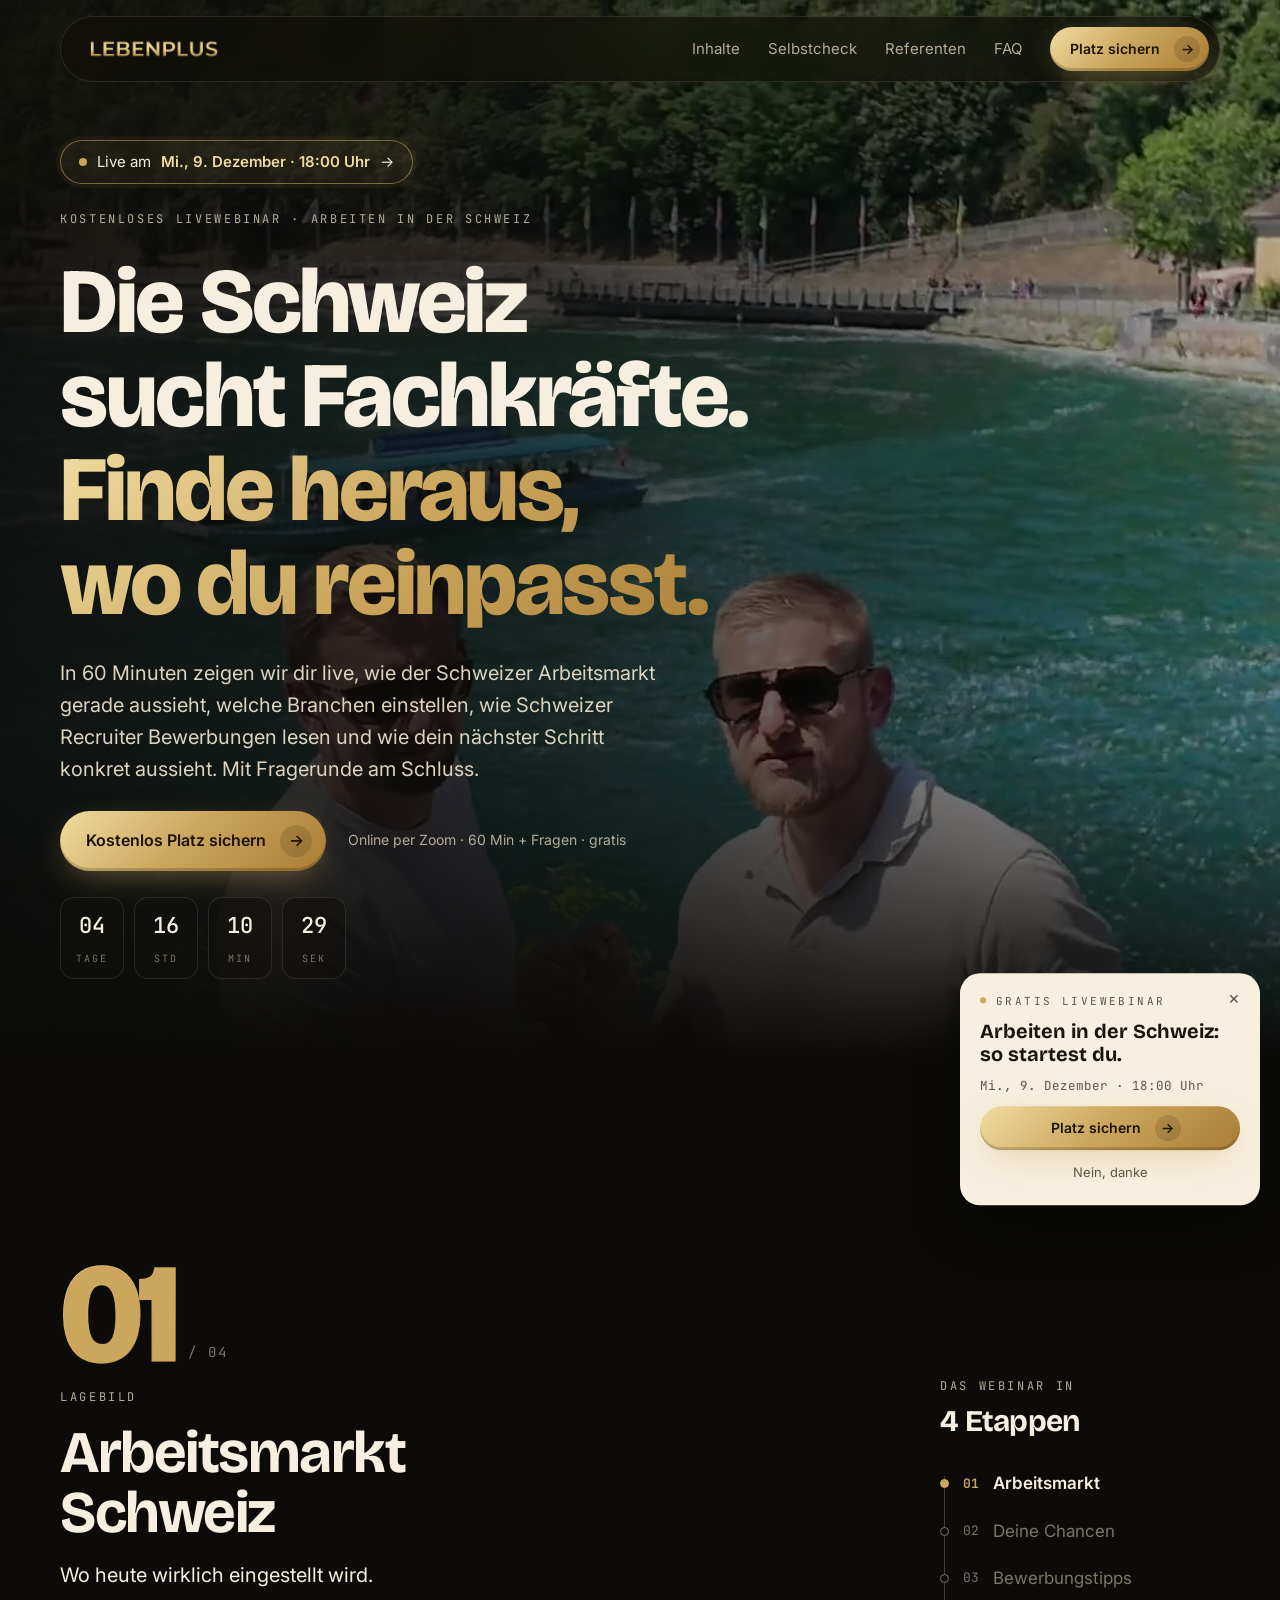
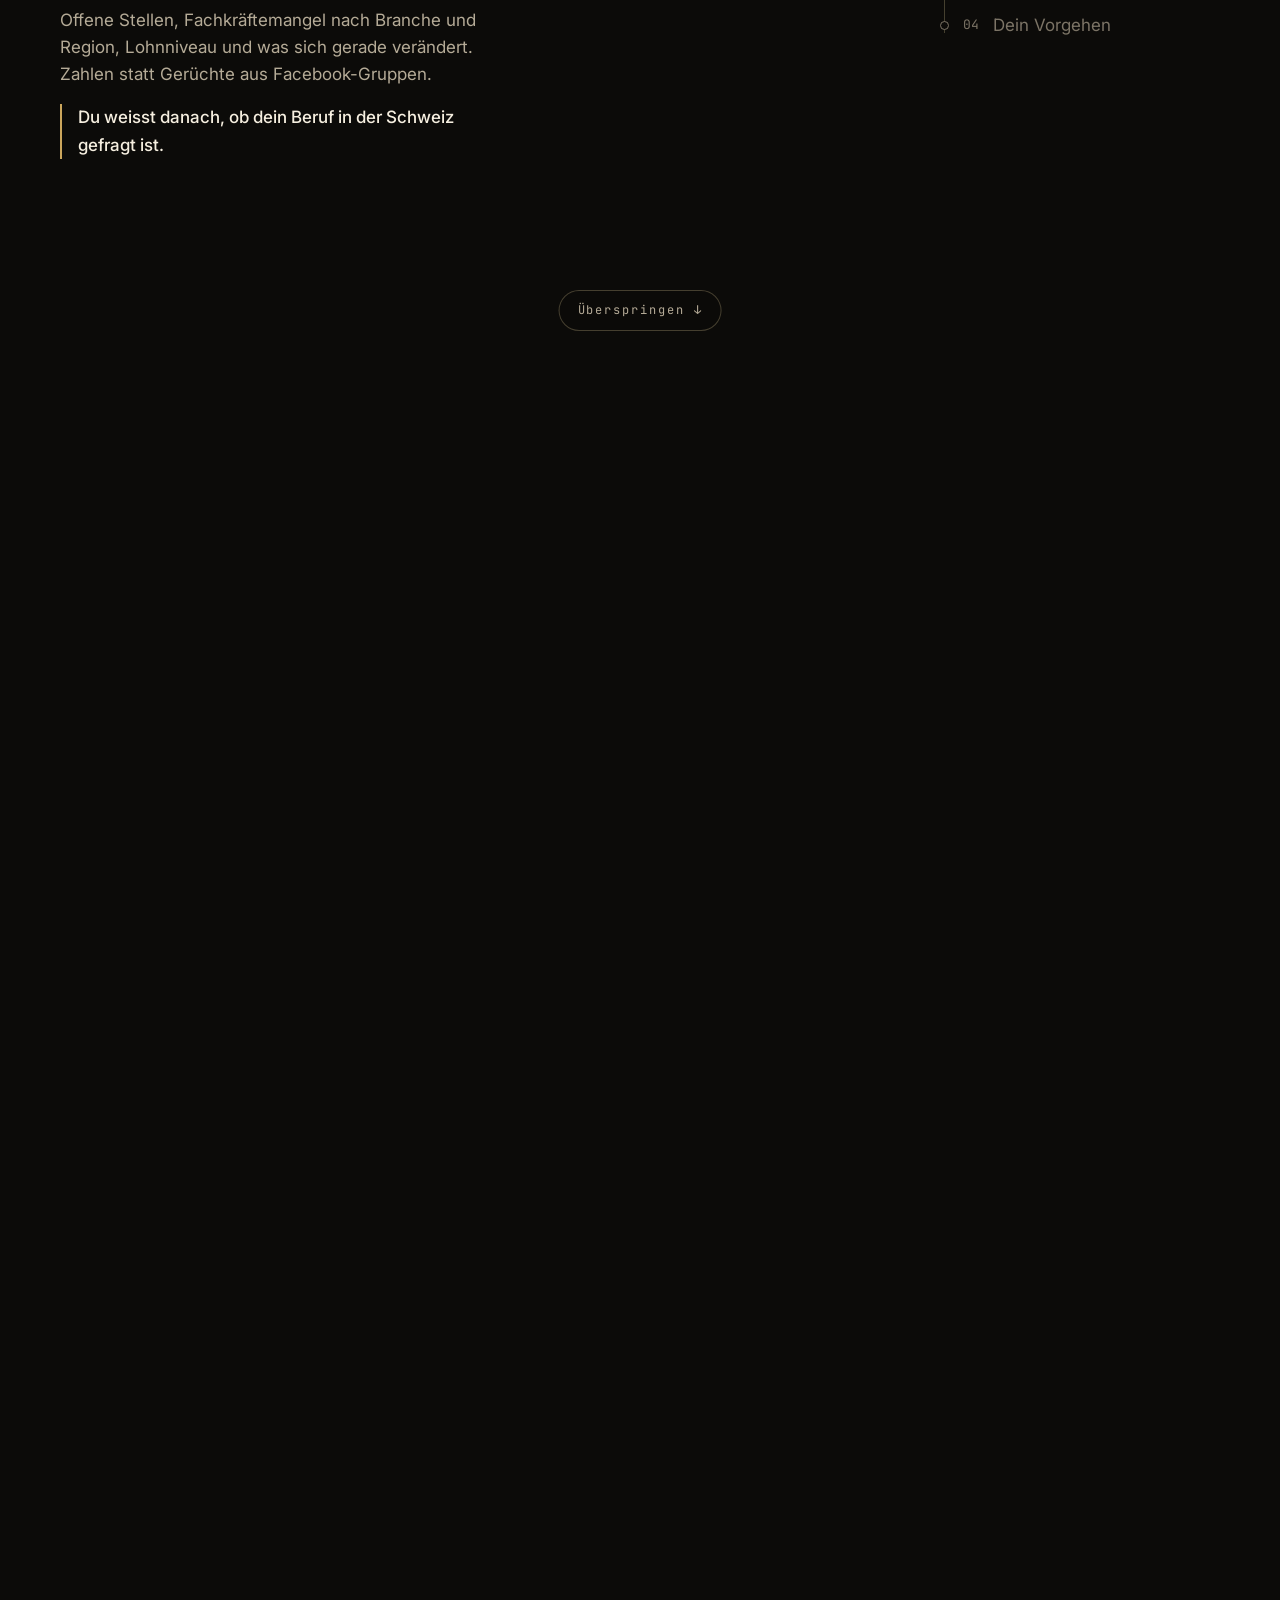
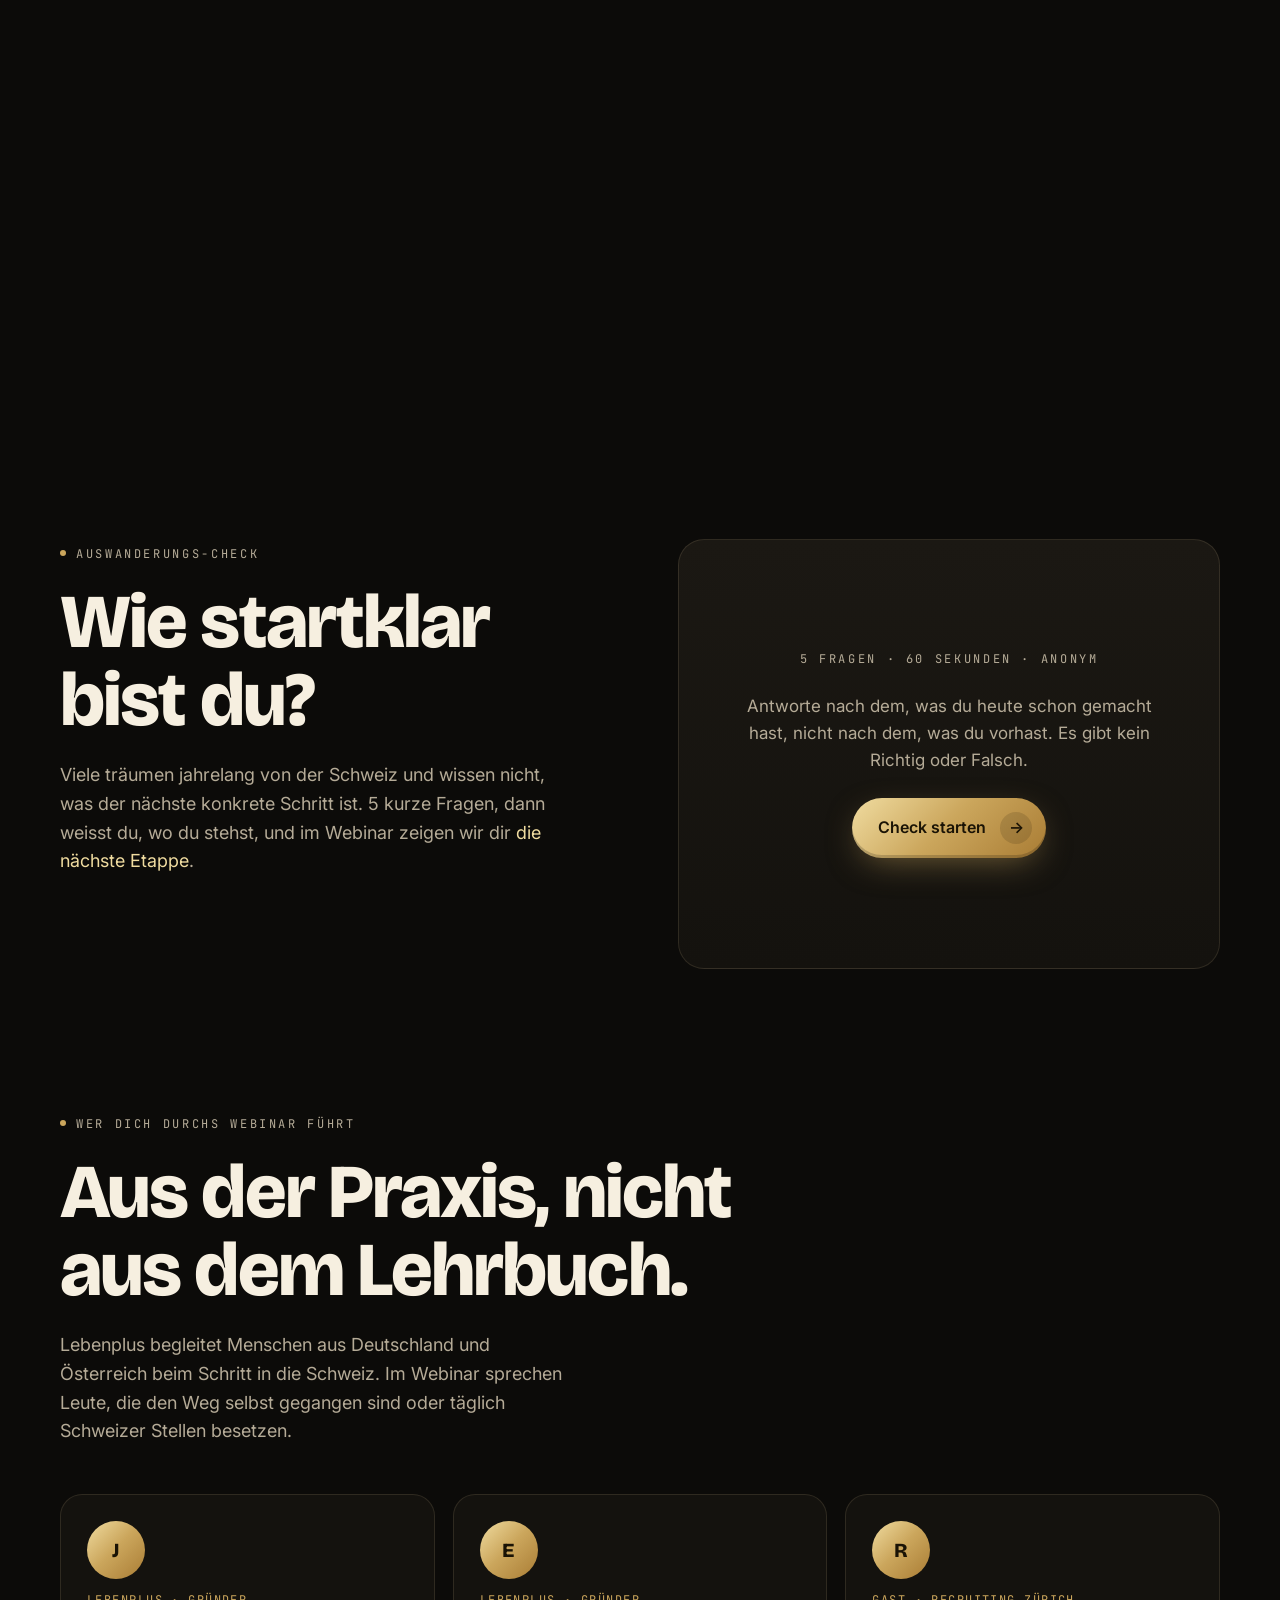
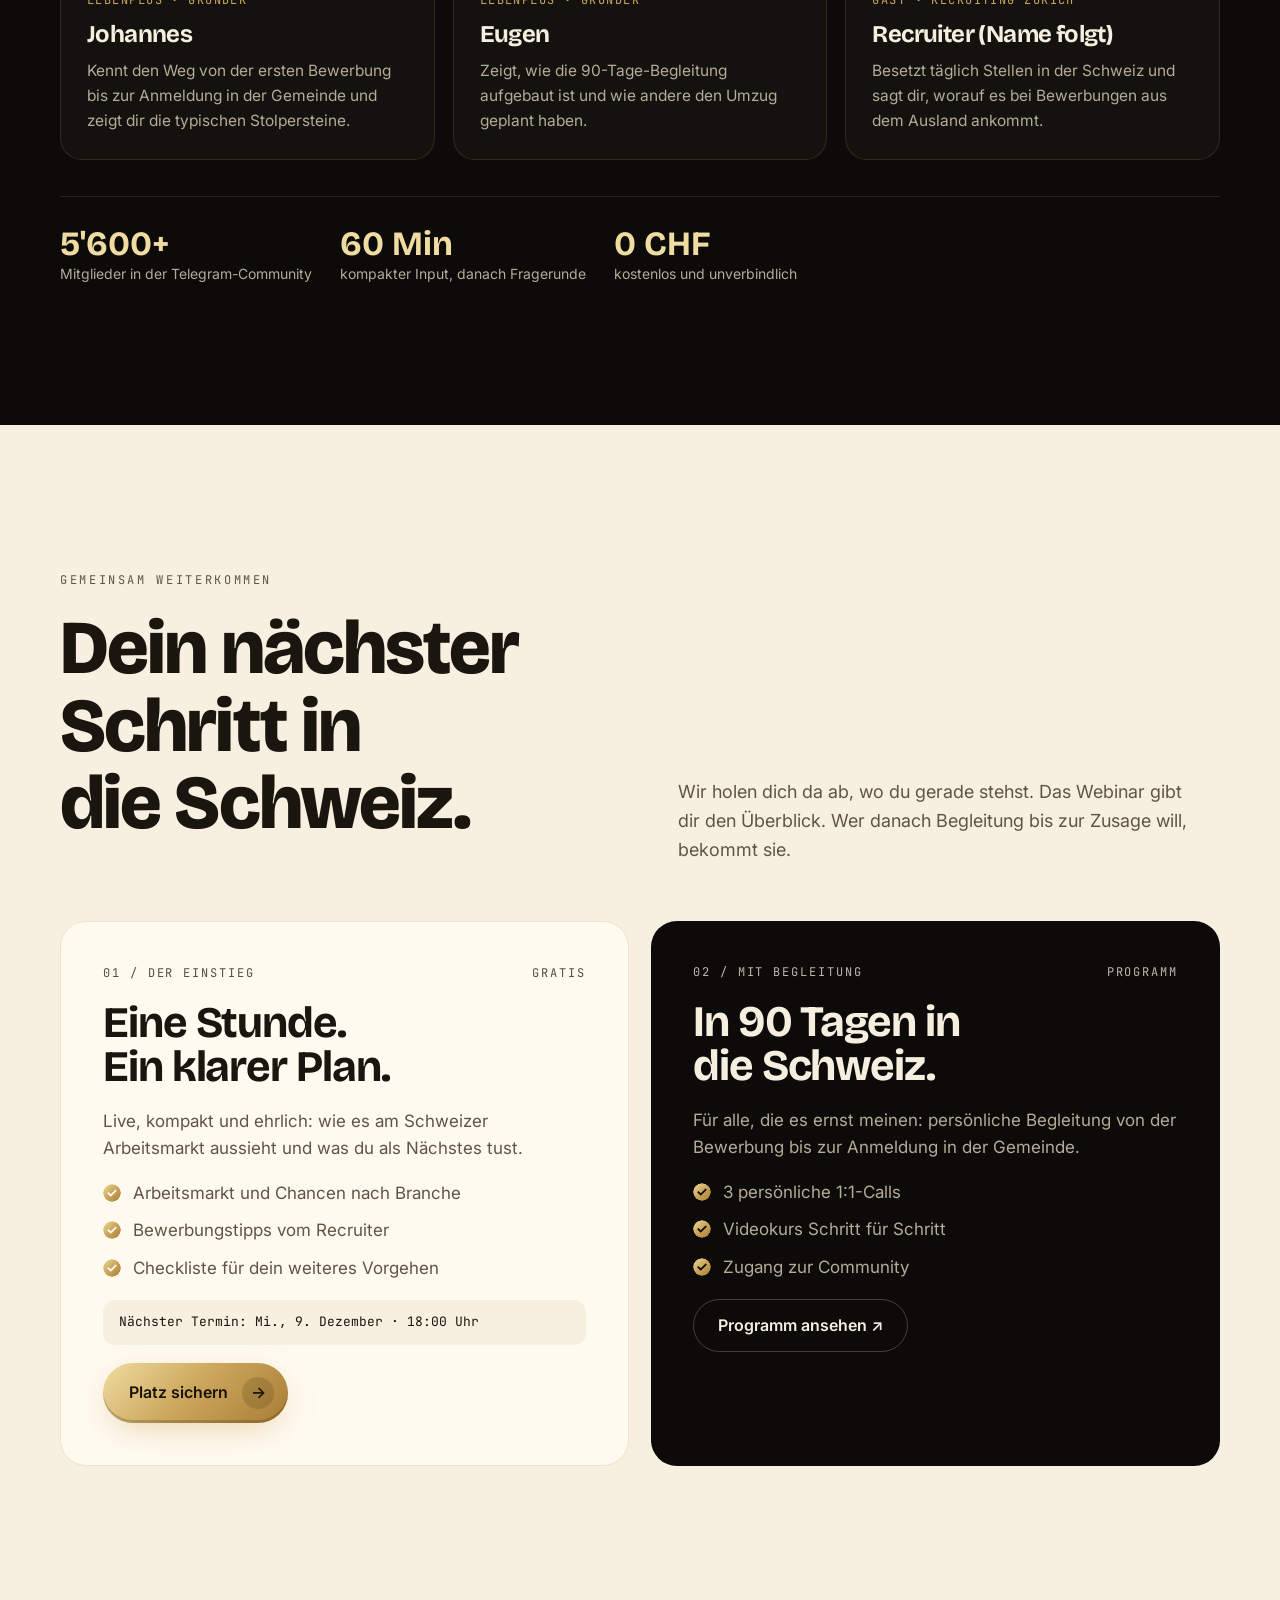
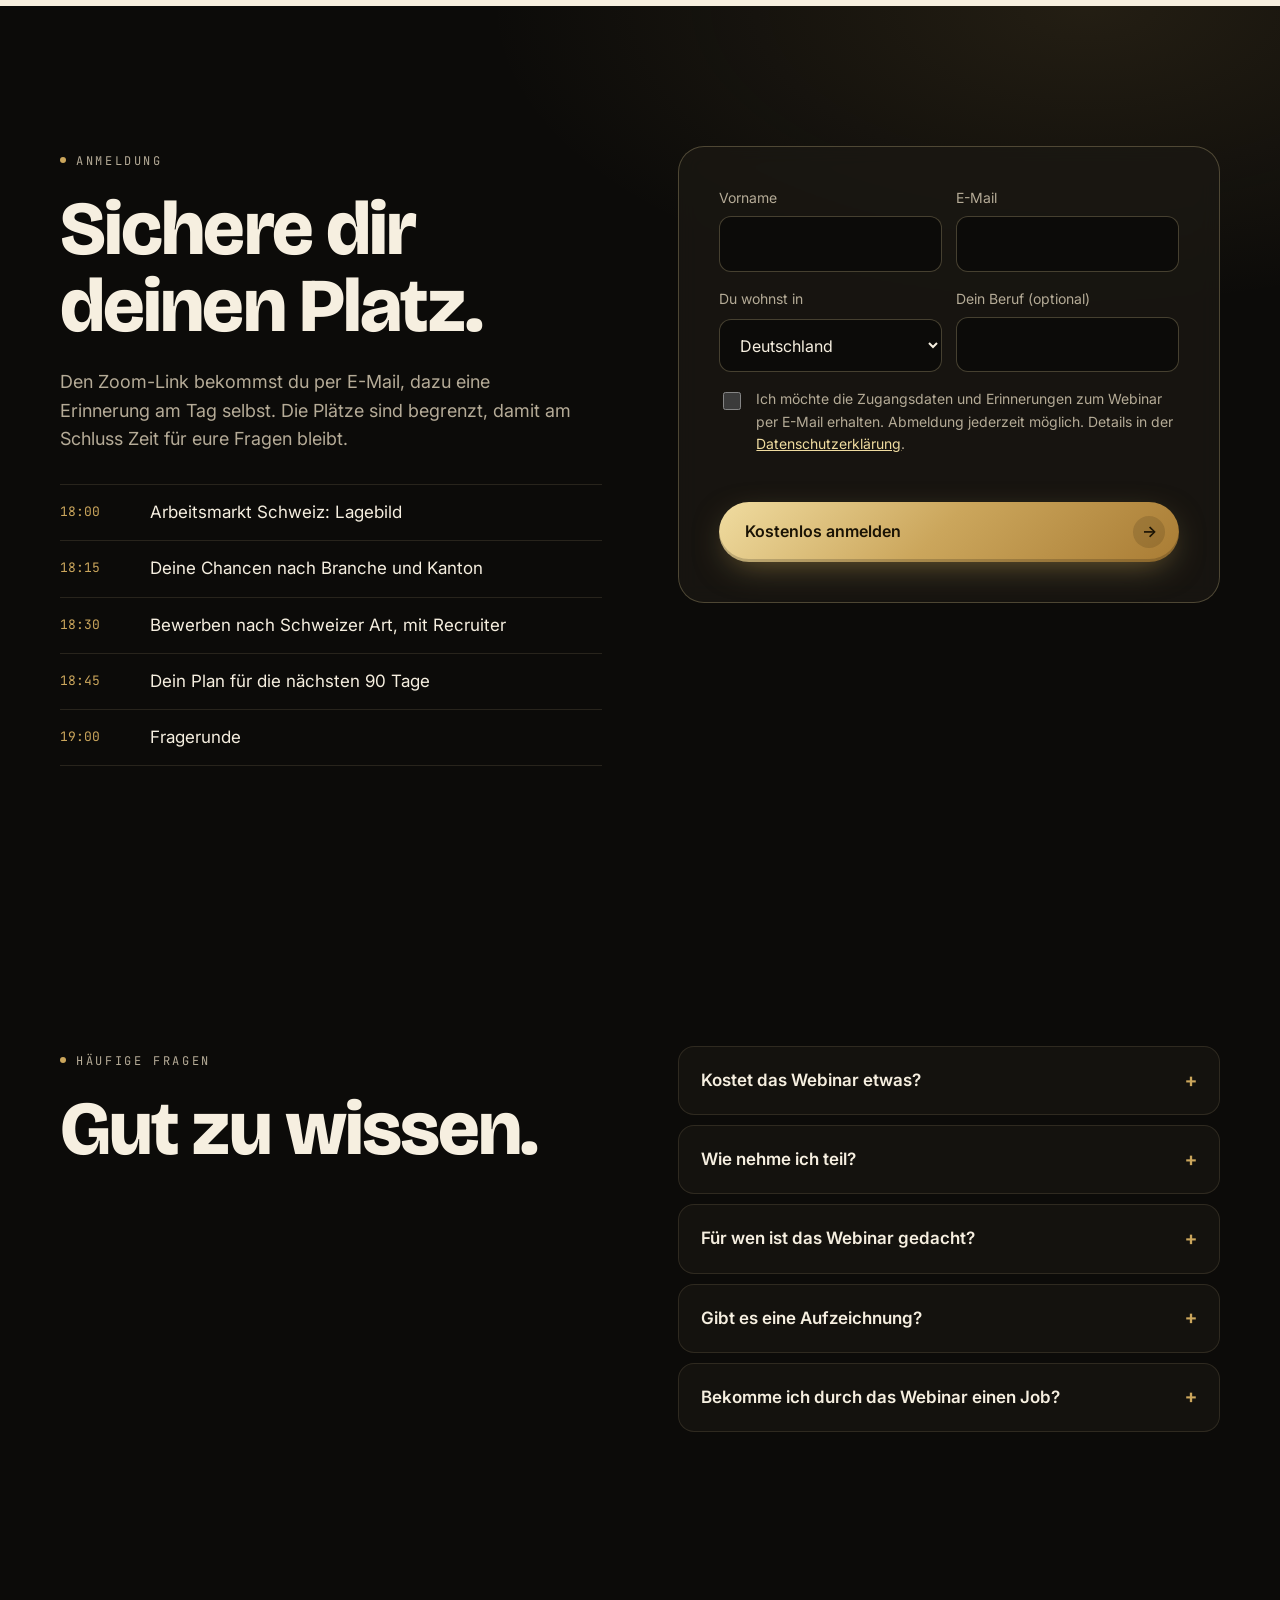
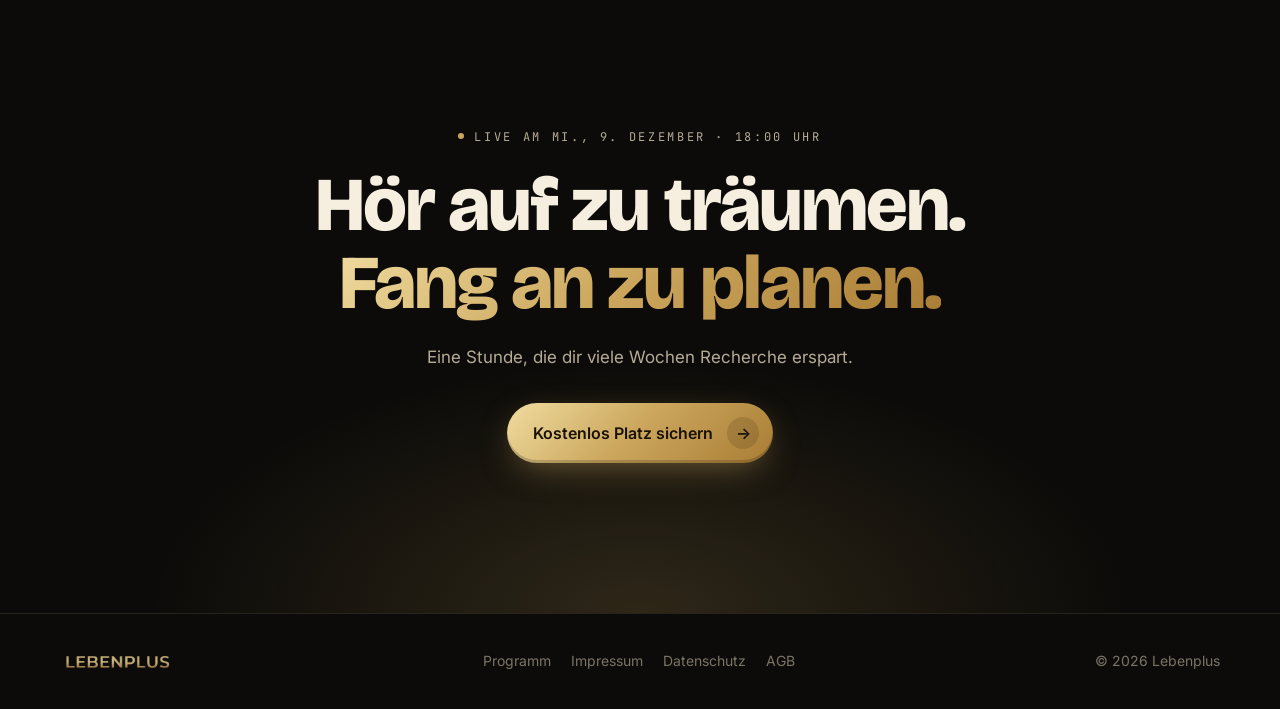
<file: webinar.html>
<!doctype html>
<html lang="de">
<head>
<meta charset="utf-8" />
<meta name="viewport" content="width=device-width, initial-scale=1, viewport-fit=cover" />
<title>Lebenplus Livewebinar</title>
<meta name="claude:viewport-fit-sides" content="cover">
<meta name="description" content="Kostenloses Livewebinar: So steht der Schweizer Arbeitsmarkt gerade, wo deine Chancen liegen, wie Schweizer Recruiter Bewerbungen lesen und wie dein nächster Schritt aussieht." />
<meta name="theme-color" content="#0c0b09" />
<meta property="og:type" content="website" />
<meta property="og:site_name" content="Lebenplus" />
<meta property="og:title" content="Livewebinar: Arbeiten in der Schweiz. Wo stehst du?" />
<meta property="og:description" content="60 Minuten live und kostenlos: Arbeitsmarkt, Chancen, Bewerbungstipps und dein Plan." />
<link rel="icon" href="favicon.ico" sizes="any" />
<link rel="icon" type="image/png" sizes="32x32" href="favicon-32.png" />
<link rel="apple-touch-icon" href="favicon-180.png" />
<link rel="preconnect" href="https://fonts.googleapis.com" />
<link rel="preconnect" href="https://fonts.gstatic.com" crossorigin />
<link rel="stylesheet" href="https://fonts.googleapis.com/css2?family=Bricolage+Grotesque:opsz,wght@12..96,500;12..96,700;12..96,800&family=Inter:wght@400;500;600&family=JetBrains+Mono:wght@400;500&display=swap" />

<script>
  // ===== Webinar-Einstellungen: hier anpassen =====
  window.WEBINAR = {
    // Termin (Schweizer Zeit). PLATZHALTER, bis der Termin mit dem Recruiter fix ist.
    start: "2026-12-09T18:00:00+01:00",
    durationMin: 75,
    // Anmeldung: Ziel-URL des Brevo-Formulars (Brevo > Formulare > Formular-URL "action").
    // Leer = Testmodus, die Anmeldung wird nur angezeigt, nicht gespeichert.
    formEndpoint: "",
    // Link zur Telegram-Community (optional, erscheint nach der Anmeldung)
    telegramUrl: ""
  };
</script>

<style>
/* Layout: schwebende Pillen-Navigation, Video-Hero, gepinnte 4-Etappen-Strecke mit Goldfäden,
   Selbstcheck, helles Angebots-Band, Anmeldung, FAQ. Bewusst ein dunkler Look (Lebenplus Gold auf Schwarz). */
:root {
  --ink: #0c0b09;
  --ink-2: #14120e;
  --panel: #1b1813;
  --line: rgba(236, 214, 160, 0.12);
  --line-strong: rgba(236, 214, 160, 0.26);
  --text: #f6efe0;
  --muted: #b5ab97;
  --dim: #7c7466;
  --gold: #cba65c;
  --gold-hi: #f0dca0;
  --gold-lo: #a97c34;
  --gold-grad: linear-gradient(135deg, #f0dca0 0%, #cba65c 48%, #a97c34 100%);
  --cream: #f7efdf;
  --cream-2: #efe3cb;
  --on-cream: #1a160f;
  --on-cream-muted: #5f5545;
  --on-gold: #1a1305;
  --ok: #7fd1a4;
  --f-display: "Bricolage Grotesque", "Avenir Next", "Segoe UI", system-ui, sans-serif;
  --f-body: "Inter", -apple-system, "Segoe UI", Roboto, Helvetica, Arial, sans-serif;
  --f-mono: "JetBrains Mono", ui-monospace, "SF Mono", Menlo, Consolas, monospace;
  --ease: cubic-bezier(0.22, 1, 0.36, 1);
  --maxw: 1200px;
  color-scheme: dark;
}
*, *::before, *::after { box-sizing: border-box; }
html { -webkit-text-size-adjust: 100%; scroll-behavior: smooth; }
body {
  margin: 0; background: var(--ink); color: var(--text);
  font-family: var(--f-body); font-size: 17px; line-height: 1.6;
  -webkit-font-smoothing: antialiased; overflow-x: hidden;
}
body::before { content: ""; position: fixed; inset: 0 0 auto; height: env(safe-area-inset-top, 0px); z-index: 60; background: var(--ink); }
img, video, canvas { max-width: 100%; display: block; }
[hidden] { display: none !important; }
a { color: inherit; }
button { font: inherit; color: inherit; cursor: pointer; }
h1, h2, h3 { font-family: var(--f-display); line-height: 1.02; letter-spacing: -0.025em; margin: 0; text-wrap: balance; font-weight: 700; }
p { margin: 0; }
:focus-visible { outline: 2px solid var(--gold-hi); outline-offset: 3px; border-radius: 6px; }
.wrap { max-width: var(--maxw); margin: 0 auto; padding-left: max(20px, env(safe-area-inset-left, 0px)); padding-right: max(20px, env(safe-area-inset-right, 0px)); }
.eyebrow { font-family: var(--f-mono); font-size: 12px; letter-spacing: 0.22em; text-transform: uppercase; color: var(--muted); }
.eyebrow .dot { display: inline-block; width: 6px; height: 6px; border-radius: 50%; background: var(--gold); margin-right: 10px; vertical-align: 2px; }
.gold { background: var(--gold-grad); -webkit-background-clip: text; background-clip: text; color: transparent; }

/* Buttons */
.btn { display: inline-flex; align-items: center; gap: 14px; border: 0; border-radius: 999px; padding: 14px 14px 14px 26px; font-weight: 600; font-size: 16px; text-decoration: none; transition: transform .35s var(--ease), box-shadow .35s var(--ease); }
.btn-gold { background: var(--gold-grad); color: var(--on-gold); box-shadow: 0 10px 34px -10px rgba(203,166,92,.55), inset 0 -3px 0 rgba(0,0,0,.18); }
.btn-gold:hover { transform: translateY(-2px); box-shadow: 0 16px 40px -10px rgba(203,166,92,.7), inset 0 -3px 0 rgba(0,0,0,.18); }
.btn .arr { width: 32px; height: 32px; border-radius: 50%; display: grid; place-items: center; background: rgba(26,19,5,.14); transition: transform .35s var(--ease); }
.btn:hover .arr { transform: translateX(3px); }
.btn-ghost { background: transparent; color: var(--text); border: 1px solid var(--line-strong); padding: 13px 24px; }
.btn-ghost:hover { border-color: var(--gold); }
.btn-sm { font-size: 14px; padding: 9px 9px 9px 20px; }
.btn-sm .arr { width: 26px; height: 26px; }

/* Navigation */
.nav { position: fixed; top: calc(env(safe-area-inset-top, 0px) + 16px); left: 0; right: 0; z-index: 50; pointer-events: none; }
.nav .wrap { pointer-events: auto; }
.nav-pill { display: flex; align-items: center; gap: 20px; padding: 10px 10px 10px 22px; border-radius: 999px; background: rgba(16, 14, 11, 0.62); border: 1px solid var(--line); backdrop-filter: blur(16px) saturate(140%); -webkit-backdrop-filter: blur(16px) saturate(140%); transition: background .4s; }
.nav.scrolled .nav-pill { background: rgba(16, 14, 11, 0.86); }
.nav-brand img { height: 22px; width: auto; }
.nav-links { display: flex; gap: 28px; margin-left: auto; font-size: 15px; }
.nav-links a { text-decoration: none; color: var(--muted); transition: color .2s; }
.nav-links a:hover { color: var(--text); }
.nav .btn { margin-left: 8px; }
@media (max-width: 860px) { .nav-links { display: none; } .nav .btn { margin-left: auto; } }
@media (max-width: 420px) { .nav-pill { padding-left: 16px; gap: 10px; } .nav .btn { font-size: 13px; padding-left: 14px; } .nav-brand img { height: 18px; } }

/* Hero */
.hero { position: relative; min-height: min(100svh, 980px); display: flex; align-items: center; padding-block: 140px 80px; overflow: hidden; isolation: isolate; }
.hero video { position: absolute; inset: 0; width: 100%; height: 100%; object-fit: cover; z-index: -3; opacity: 0; transition: opacity 1.4s; }
.hero video.on { opacity: 1; }
.hero-poster { position: absolute; inset: 0; background: url("media/hero_poster.jpg") center/cover no-repeat; z-index: -4; }
@media (max-width: 820px) { .hero-poster { background-image: url("media/hero_poster_portrait.jpg"); } }
.hero::after { content: ""; position: absolute; inset: 0; z-index: -2; background:
  linear-gradient(90deg, rgba(12,11,9,.94) 0%, rgba(12,11,9,.78) 42%, rgba(12,11,9,.25) 100%),
  linear-gradient(0deg, var(--ink) 0%, rgba(12,11,9,0) 30%); }
@media (max-width: 820px) { .hero::after { background: linear-gradient(0deg, var(--ink) 4%, rgba(12,11,9,.72) 55%, rgba(12,11,9,.55) 100%); } }
.hero-inner { width: 100%; }
.hero-copy { max-width: 720px; display: grid; gap: 26px; justify-items: start; }
.live-badge { display: inline-flex; align-items: center; gap: 10px; padding: 9px 18px; border-radius: 999px; border: 1px solid rgba(203,166,92,.55); background: rgba(203,166,92,.08); font-size: 15px; text-decoration: none; box-shadow: 0 0 0 4px rgba(203,166,92,.06); }
.live-badge b { color: var(--gold-hi); font-weight: 600; }
@media (max-width: 420px) { .live-badge { font-size: 13px; padding: 8px 14px; } }
.pulse { width: 8px; height: 8px; border-radius: 50%; background: var(--gold); box-shadow: 0 0 0 0 rgba(203,166,92,.7); animation: pulse 2s infinite; }
@keyframes pulse { 70% { box-shadow: 0 0 0 10px rgba(203,166,92,0); } 100% { box-shadow: 0 0 0 0 rgba(203,166,92,0); } }
.hero h1 { font-size: clamp(42px, 7.2vw, 92px); font-weight: 800; }
.hero h1 .line2 { display: block; }
.hero .lead { font-size: clamp(17px, 1.6vw, 20px); color: #ddd3bf; max-width: 600px; }
.hero-cta { display: flex; flex-wrap: wrap; align-items: center; gap: 14px 22px; }
.hero-meta { font-size: 14px; color: var(--muted); }
.countdown { display: flex; gap: 10px; font-family: var(--f-mono); font-variant-numeric: tabular-nums; }
.countdown div { min-width: 64px; padding: 10px 10px 8px; border: 1px solid var(--line); border-radius: 14px; background: rgba(16,14,11,.5); text-align: center; backdrop-filter: blur(6px); }
.countdown b { display: block; font-size: 22px; color: var(--text); font-weight: 500; }
.countdown span { font-size: 10px; letter-spacing: .18em; text-transform: uppercase; color: var(--dim); }
.hero-load > * { animation: rise 1s var(--ease) both; }
.hero-load > *:nth-child(2) { animation-delay: .08s; } .hero-load > *:nth-child(3) { animation-delay: .16s; }
.hero-load > *:nth-child(4) { animation-delay: .24s; } .hero-load > *:nth-child(5) { animation-delay: .32s; } .hero-load > *:nth-child(6) { animation-delay: .4s; }
@keyframes rise { from { transform: translateY(18px); opacity: .001; } }

/* Gepinnte Etappen */
.stages { position: relative; height: 460vh; background: var(--ink); }
.stages-pin { position: sticky; top: 0; height: 100vh; height: 100svh; overflow: hidden; }
.stages canvas { position: absolute; inset: 0; width: 100%; height: 100%; }
.stages-grid { position: relative; height: 100%; display: grid; grid-template-columns: minmax(0, 1fr) minmax(0, 1fr) 280px; align-items: center; gap: 24px; }
.stage-copy { grid-column: 1; position: relative; min-height: 420px; }
.stage { position: absolute; inset: 0; display: grid; align-content: center; gap: 16px; opacity: 0; transform: translateY(24px); transition: opacity .6s var(--ease), transform .6s var(--ease); pointer-events: none; }
.stage.active { opacity: 1; transform: none; pointer-events: auto; }
.stage-num { display: flex; align-items: flex-end; gap: 12px; }
.stage-num strong { font-family: var(--f-display); font-weight: 800; font-size: clamp(88px, 11vw, 150px); line-height: .8; letter-spacing: -0.04em; color: transparent; -webkit-text-stroke: 1.5px rgba(240,220,160,.7); transition: color .8s var(--ease); }
.stage.active .stage-num strong { color: var(--gold); -webkit-text-stroke-color: transparent; background: var(--gold-grad); -webkit-background-clip: text; background-clip: text; }
.stage-num small { font-family: var(--f-mono); font-size: 14px; color: var(--dim); letter-spacing: .14em; padding-bottom: 8px; }
.stage h3 { font-size: clamp(38px, 4.6vw, 62px); }
.stage .sub { font-size: 20px; color: var(--text); }
.stage .body { color: var(--muted); max-width: 470px; }
.stage .take { border-left: 2px solid var(--gold); padding-left: 16px; font-weight: 500; max-width: 470px; }
.stage-nav { grid-column: 3; }
.stage-nav h2 { font-size: 30px; margin: 8px 0 26px; }
.stage-nav ol { list-style: none; margin: 0; padding: 0; position: relative; display: grid; gap: 4px; }
.stage-nav ol::before { content: ""; position: absolute; left: 4px; top: 14px; bottom: 14px; width: 1px; background: var(--line-strong); }
.stage-nav .fill { position: absolute; left: 4px; top: 14px; width: 1px; height: 0; background: var(--gold); transition: height .5s var(--ease); }
.stage-nav li button { all: unset; cursor: pointer; display: flex; align-items: center; gap: 14px; padding: 8px 0; color: var(--dim); transition: color .3s; }
.stage-nav li button::before { content: ""; width: 9px; height: 9px; border-radius: 50%; border: 1px solid var(--dim); background: var(--ink); position: relative; z-index: 1; transition: all .3s; }
.stage-nav li button span { font-family: var(--f-mono); font-size: 13px; }
.stage-nav li button i { font-style: normal; }
.stage-nav li.done button::before, .stage-nav li.active button::before { background: var(--gold); border-color: var(--gold); }
.stage-nav li.active button { color: var(--text); font-weight: 600; }
.stage-nav li.active button span { color: var(--gold); }
.skip { position: absolute; left: 50%; bottom: calc(28px + env(safe-area-inset-bottom, 0px)); transform: translateX(-50%); font-family: var(--f-mono); font-size: 12px; letter-spacing: .16em; padding: 10px 18px; border-radius: 999px; border: 1px solid var(--line-strong); background: rgba(12,11,9,.6); text-decoration: none; color: var(--muted); }
.skip:hover { color: var(--text); border-color: var(--gold); }
@media (max-width: 980px) {
  .stages-grid { grid-template-columns: minmax(0, 1fr); align-content: center; }
  .stage-nav { grid-column: 1; grid-row: 1; }
  .stage-nav h2, .stage-nav .eyebrow { display: none; }
  .stage-nav ol { display: flex; gap: 8px; }
  .stage-nav ol::before, .stage-nav .fill { display: none; }
  .stage-nav li button { padding: 4px 10px; border-radius: 999px; border: 1px solid var(--line); font-size: 13px; }
  .stage-nav li button::before { display: none; }
  .stage-nav li button .t { display: none; }
  .stage-nav li.active button { border-color: var(--gold); }
  .stage-copy { min-height: 470px; }
  .stage { align-content: start; }
  .stage .body { color: #cfc5b1; }
}

/* Abschnitte */
.section { padding-block: clamp(80px, 11vw, 140px); position: relative; }
.split { display: grid; grid-template-columns: minmax(0, 1fr) minmax(0, 1fr); gap: clamp(32px, 6vw, 80px); align-items: start; }
@media (max-width: 900px) { .split { grid-template-columns: minmax(0, 1fr); } }
.h2 { font-size: clamp(40px, 6vw, 76px); font-weight: 800; margin: 18px 0 22px; }
.intro { color: var(--muted); font-size: 18px; max-width: 520px; }
.intro em { font-style: normal; color: var(--gold-hi); }

/* Selbstcheck */
.check { border: 1px solid var(--line); border-radius: 26px; background: linear-gradient(180deg, var(--panel), var(--ink-2)); padding: clamp(24px, 4vw, 40px); min-height: 430px; display: grid; }
.check-head { display: flex; justify-content: space-between; align-items: center; font-family: var(--f-mono); font-size: 12px; letter-spacing: .14em; color: var(--dim); text-transform: uppercase; }
.check-bar { height: 3px; background: var(--line); border-radius: 3px; margin: 14px 0 26px; overflow: hidden; }
.check-bar i { display: block; height: 100%; width: 0; background: var(--gold-grad); transition: width .5s var(--ease); }
.check-q { font-family: var(--f-display); font-size: clamp(22px, 2.4vw, 28px); line-height: 1.2; margin-bottom: 20px; font-weight: 700; }
.check-opts { display: grid; gap: 10px; }
.check-opts button { text-align: left; padding: 15px 18px; border-radius: 14px; border: 1px solid var(--line); background: rgba(255,255,255,.02); transition: border-color .2s, background .2s, transform .2s; }
.check-opts button:hover { border-color: var(--gold); background: rgba(203,166,92,.07); transform: translateX(3px); }
.check-start { display: grid; align-content: center; justify-items: center; text-align: center; gap: 24px; }
.check-start p { color: var(--muted); max-width: 440px; }
.check-result { display: grid; gap: 16px; align-content: center; }
.check-result .lvl { font-family: var(--f-mono); font-size: 13px; color: var(--gold); letter-spacing: .14em; }
.check-result h3 { font-size: clamp(30px, 3.4vw, 42px); }
.check-result p { color: var(--muted); }
.check-result .row { display: flex; flex-wrap: wrap; gap: 12px; margin-top: 8px; }

/* Referenten */
.hosts { display: grid; grid-template-columns: repeat(3, minmax(0, 1fr)); gap: 18px; margin-top: 48px; }
@media (max-width: 900px) { .hosts { grid-template-columns: minmax(0, 1fr); } }
.host { border: 1px solid var(--line); border-radius: 22px; padding: 26px; background: var(--ink-2); display: grid; gap: 12px; align-content: start; }
.host .mono { width: 58px; height: 58px; border-radius: 50%; display: grid; place-items: center; background: var(--gold-grad); color: var(--on-gold); font-family: var(--f-display); font-weight: 800; font-size: 20px; }
.host h3 { font-size: 24px; }
.host .role { font-family: var(--f-mono); font-size: 12px; letter-spacing: .12em; color: var(--gold); text-transform: uppercase; }
.host p { color: var(--muted); font-size: 15.5px; }
.facts { display: flex; flex-wrap: wrap; gap: 12px 28px; margin-top: 36px; padding-top: 28px; border-top: 1px solid var(--line); }
.facts div { display: grid; }
.facts b { font-family: var(--f-display); font-size: 34px; font-weight: 700; color: var(--gold-hi); line-height: 1.1; }
.facts span { font-size: 14px; color: var(--muted); }

/* Helles Band */
.band-cream { background: var(--cream); color: var(--on-cream); }
.band-cream .eyebrow { color: var(--on-cream-muted); }
.band-cream .intro { color: var(--on-cream-muted); }
.offer-grid { display: grid; grid-template-columns: repeat(2, minmax(0, 1fr)); gap: 22px; margin-top: 56px; }
@media (max-width: 900px) { .offer-grid { grid-template-columns: minmax(0, 1fr); } }
.offer { border-radius: 26px; padding: clamp(26px, 4vw, 42px); display: grid; gap: 18px; align-content: start; }
.offer.light { background: #fffaf0; border: 1px solid var(--cream-2); }
.offer.dark { background: var(--ink); color: var(--text); }
.offer .tag { display: flex; justify-content: space-between; font-family: var(--f-mono); font-size: 12px; letter-spacing: .16em; text-transform: uppercase; opacity: .75; }
.offer h3 { font-size: clamp(30px, 3.4vw, 44px); }
.offer ul { margin: 0; padding: 0; list-style: none; display: grid; gap: 10px; }
.offer li { display: flex; gap: 12px; }
.offer li::before { content: ""; flex: 0 0 18px; height: 18px; margin-top: 4px; border-radius: 50%; background: var(--gold-grad); -webkit-mask: url("data:image/svg+xml,%3Csvg xmlns='http://www.w3.org/2000/svg' viewBox='0 0 20 20'%3E%3Cpath d='M10 0a10 10 0 1 0 0 20 10 10 0 0 0 0-20zm-1.4 14.2L4.6 10.2l1.4-1.4 2.6 2.6 5.4-5.4 1.4 1.4z'/%3E%3C/svg%3E") center/contain no-repeat; mask: url("data:image/svg+xml,%3Csvg xmlns='http://www.w3.org/2000/svg' viewBox='0 0 20 20'%3E%3Cpath d='M10 0a10 10 0 1 0 0 20 10 10 0 0 0 0-20zm-1.4 14.2L4.6 10.2l1.4-1.4 2.6 2.6 5.4-5.4 1.4 1.4z'/%3E%3C/svg%3E") center/contain no-repeat; }
.offer.light p, .offer.light li { color: var(--on-cream-muted); }
.offer.dark p, .offer.dark li { color: var(--muted); }
.offer .when { font-family: var(--f-mono); font-size: 13px; padding: 12px 16px; border-radius: 12px; background: var(--cream); color: var(--on-cream); }
.offer .btn-ghost { justify-self: start; }

/* Anmeldung */
.signup { background: radial-gradient(1000px 500px at 85% 0%, rgba(203,166,92,.12), transparent 60%), var(--ink); }
.form-card { border: 1px solid var(--line-strong); border-radius: 26px; padding: clamp(24px, 4vw, 40px); background: rgba(27,24,19,.75); backdrop-filter: blur(10px); }
.form-card form { display: grid; gap: 16px; }
.field { display: grid; gap: 7px; }
.field label { font-size: 14px; color: var(--muted); }
.field input, .field select { width: 100%; padding: 14px 16px; border-radius: 12px; border: 1px solid var(--line-strong); background: var(--ink); color: var(--text); font: inherit; font-size: 16px; }
.field input:focus, .field select:focus { outline: none; border-color: var(--gold); box-shadow: 0 0 0 3px rgba(203,166,92,.18); }
.two { display: grid; grid-template-columns: minmax(0, 1fr) minmax(0, 1fr); gap: 14px; }
@media (max-width: 520px) { .two { grid-template-columns: minmax(0, 1fr); } }
.consent { display: flex; gap: 12px; font-size: 14px; color: var(--muted); align-items: flex-start; }
.consent input { margin-top: 4px; accent-color: var(--gold); width: 18px; height: 18px; flex: 0 0 18px; }
.consent a { color: var(--gold-hi); }
.form-err { color: #ff9b8a; font-size: 14px; min-height: 1em; }
.form-card .btn { justify-content: space-between; width: 100%; }
.form-done { display: grid; gap: 16px; text-align: left; }
.form-done .ok { width: 54px; height: 54px; border-radius: 50%; display: grid; place-items: center; background: rgba(127,209,164,.14); color: var(--ok); font-size: 26px; }
.form-done h3 { font-size: 32px; }
.form-done p { color: var(--muted); }
.form-done .row { display: flex; flex-wrap: wrap; gap: 12px; }
.agenda { margin-top: 30px; display: grid; gap: 0; border-top: 1px solid var(--line); }
.agenda div { display: grid; grid-template-columns: 74px minmax(0, 1fr); gap: 16px; padding: 14px 0; border-bottom: 1px solid var(--line); }
.agenda span { font-family: var(--f-mono); font-size: 13px; color: var(--gold); padding-top: 3px; font-variant-numeric: tabular-nums; }

/* FAQ */
.faq { display: grid; gap: 10px; }
.faq details { border: 1px solid var(--line); border-radius: 16px; background: var(--ink-2); }
.faq summary { list-style: none; cursor: pointer; padding: 20px 56px 20px 22px; font-weight: 600; position: relative; }
.faq summary::-webkit-details-marker { display: none; }
.faq summary::after { content: "+"; position: absolute; right: 22px; top: 50%; transform: translateY(-50%); font-family: var(--f-mono); color: var(--gold); font-size: 20px; transition: transform .3s; }
.faq details[open] summary::after { transform: translateY(-50%) rotate(45deg); }
.faq details p { padding: 0 22px 20px; color: var(--muted); }

/* Abschluss & Footer */
.final { text-align: center; padding-block: clamp(90px, 12vw, 150px); background: radial-gradient(700px 360px at 50% 100%, rgba(203,166,92,.18), transparent 70%), var(--ink); }
.final .h2 { margin-inline: auto; max-width: 900px; }
.final p { color: var(--muted); max-width: 560px; margin: 0 auto 32px; }
footer { border-top: 1px solid var(--line); padding-block: 36px calc(36px + env(safe-area-inset-bottom, 0px)); color: var(--dim); font-size: 14px; }
footer .wrap { display: flex; flex-wrap: wrap; gap: 16px 28px; align-items: center; justify-content: space-between; }
footer img { height: 18px; width: auto; opacity: .85; }
footer nav { display: flex; flex-wrap: wrap; gap: 20px; }
footer a { text-decoration: none; }
footer a:hover { color: var(--text); }

/* Popup-Karte */
.toast { position: fixed; right: calc(20px + env(safe-area-inset-right, 0px)); bottom: calc(20px + env(safe-area-inset-bottom, 0px)); z-index: 40; width: min(300px, calc(100vw - 40px)); background: var(--cream); color: var(--on-cream); border-radius: 20px; padding: 20px; box-shadow: 0 24px 60px -18px rgba(0,0,0,.7); display: grid; gap: 10px; transform: translateY(140%); transition: transform .7s var(--ease); }
.toast.show { transform: none; }
.toast .eyebrow { color: var(--on-cream-muted); font-size: 11px; }
.toast strong { font-family: var(--f-display); font-size: 20px; line-height: 1.15; }
.toast .when { font-family: var(--f-mono); font-size: 12.5px; color: var(--on-cream-muted); }
.toast .btn { justify-content: center; width: 100%; }
.toast .no { background: none; border: 0; font-size: 13px; color: var(--on-cream-muted); padding: 2px; }
.toast .x { position: absolute; top: 10px; right: 10px; background: none; border: 0; width: 32px; height: 32px; font-size: 18px; color: var(--on-cream-muted); }
@media (max-width: 600px) { .toast .eyebrow, .toast .when, .toast .no { display: none; } .toast { grid-template-columns: minmax(0, 1fr) auto; align-items: center; padding: 12px 44px 12px 16px; gap: 12px; } .toast strong { font-size: 15px; } .toast .btn { width: auto; } .toast .x { top: 50%; transform: translateY(-50%); right: 4px; }
  .toast { left: calc(12px + env(safe-area-inset-left, 0px)); right: calc(12px + env(safe-area-inset-right, 0px)); width: auto; bottom: calc(12px + env(safe-area-inset-bottom, 0px)); } }

.reveal { transition: transform .9s var(--ease), opacity .9s var(--ease); }
.reveal.pre { transform: translateY(26px); opacity: .001; }

@media (prefers-reduced-motion: reduce) {
  *, *::before, *::after { animation: none !important; transition: none !important; scroll-behavior: auto !important; }
}
</style>
</head>
<body>

<header class="nav" id="nav">
  <div class="wrap">
    <div class="nav-pill">
      <a class="nav-brand" href="#top" aria-label="Lebenplus, nach oben"><img src="wordmark.png" alt="Lebenplus" width="140" height="22" /></a>
      <nav class="nav-links" aria-label="Seitenbereiche">
        <a href="#inhalte">Inhalte</a>
        <a href="#check">Selbstcheck</a>
        <a href="#referenten">Referenten</a>
        <a href="#faq">FAQ</a>
      </nav>
      <a class="btn btn-gold btn-sm" href="#anmeldung">Platz sichern <span class="arr" aria-hidden="true">→</span></a>
    </div>
  </div>
</header>

<main id="top">
  <!-- Hero -->
  <section class="hero">
    <div class="hero-poster" aria-hidden="true"></div>
    <video id="heroVideo" muted loop playsinline preload="none" aria-hidden="true"
      data-src="media/hero.mp4" data-src-portrait="media/hero_portrait.mp4"></video>
    <div class="wrap hero-inner">
      <div class="hero-copy hero-load">
        <a class="live-badge" href="#anmeldung"><span class="pulse" aria-hidden="true"></span>Live am <b data-date="short">Mi., 9. Dezember · 18:00 Uhr</b> <span aria-hidden="true">→</span></a>
        <span class="eyebrow">Kostenloses Livewebinar · Arbeiten in der Schweiz</span>
        <h1>Die Schweiz sucht Fachkräfte. <span class="line2 gold">Finde heraus, wo du reinpasst.</span></h1>
        <p class="lead">In 60 Minuten zeigen wir dir live, wie der Schweizer Arbeitsmarkt gerade aussieht, welche Branchen einstellen, wie Schweizer Recruiter Bewerbungen lesen und wie dein nächster Schritt konkret aussieht. Mit Fragerunde am Schluss.</p>
        <div class="hero-cta">
          <a class="btn btn-gold" href="#anmeldung">Kostenlos Platz sichern <span class="arr" aria-hidden="true">→</span></a>
          <span class="hero-meta">Online per Zoom · 60 Min + Fragen · gratis</span>
        </div>
        <div class="countdown" id="countdown" aria-label="Zeit bis zum Webinar">
          <div><b data-cd="d">--</b><span>Tage</span></div>
          <div><b data-cd="h">--</b><span>Std</span></div>
          <div><b data-cd="m">--</b><span>Min</span></div>
          <div><b data-cd="s">--</b><span>Sek</span></div>
        </div>
      </div>
    </div>
  </section>

  <!-- Gepinnte Etappen = Agenda des Webinars -->
  <section class="stages" id="inhalte" aria-label="Die vier Teile des Webinars">
    <div class="stages-pin">
      <canvas id="strands" aria-hidden="true"></canvas>
      <div class="wrap stages-grid">
        <div class="stage-copy">
          <article class="stage active" data-stage="0">
            <div class="stage-num"><strong>01</strong><small>/ 04</small></div>
            <span class="eyebrow">Lagebild</span>
            <h3>Arbeitsmarkt Schweiz</h3>
            <p class="sub">Wo heute wirklich eingestellt wird.</p>
            <p class="body">Offene Stellen, Fachkräftemangel nach Branche und Region, Lohnniveau und was sich gerade verändert. Zahlen statt Gerüchte aus Facebook-Gruppen.</p>
            <p class="take">Du weisst danach, ob dein Beruf in der Schweiz gefragt ist.</p>
          </article>
          <article class="stage" data-stage="1">
            <div class="stage-num"><strong>02</strong><small>/ 04</small></div>
            <span class="eyebrow">Chancen</span>
            <h3>Deine Chancen</h3>
            <p class="sub">Welche Profile Schweizer Firmen suchen.</p>
            <p class="body">Von Pflege und Handwerk bis IT und Ingenieurwesen: wo EU/EFTA-Bürger gute Karten haben, was mit Quereinstieg geht und wo es schwierig wird.</p>
            <p class="take">Du siehst, in welchen Kantonen und Branchen dein Profil zieht.</p>
          </article>
          <article class="stage" data-stage="2">
            <div class="stage-num"><strong>03</strong><small>/ 04</small></div>
            <span class="eyebrow">Praxis-Tipps</span>
            <h3>Bewerben nach Schweizer Art</h3>
            <p class="sub">So liest ein Schweizer Recruiter.</p>
            <p class="body">Dossier statt Lebenslauf, Arbeitszeugnisse, Lohnangabe in CHF, Referenzen, Sprache. Die typischen Fehler, an denen deutsche Bewerbungen scheitern.</p>
            <p class="take">Ein Recruiter aus Zürich beantwortet live eure Fragen.</p>
          </article>
          <article class="stage" data-stage="3">
            <div class="stage-num"><strong>04</strong><small>/ 04</small></div>
            <span class="eyebrow">Dein Plan</span>
            <h3>Dein weiteres Vorgehen</h3>
            <p class="sub">Vom Entschluss zur Zusage.</p>
            <p class="body">Bewilligung B oder G, Wohnungssuche, Anmeldung bei der Gemeinde, Krankenkasse: in welcher Reihenfolge du was erledigst und wo du Zeit sparst.</p>
            <p class="take">Du gehst mit einer Checkliste für die nächsten 90 Tage raus.</p>
          </article>
        </div>
        <aside class="stage-nav">
          <span class="eyebrow">Das Webinar in</span>
          <h2>4 Etappen</h2>
          <ol id="stageList">
            <li class="fill" id="stageFill" aria-hidden="true"></li>
            <li class="active"><button type="button" data-go="0"><span>01</span><i class="t">Arbeitsmarkt</i></button></li>
            <li><button type="button" data-go="1"><span>02</span><i class="t">Deine Chancen</i></button></li>
            <li><button type="button" data-go="2"><span>03</span><i class="t">Bewerbungstipps</i></button></li>
            <li><button type="button" data-go="3"><span>04</span><i class="t">Dein Vorgehen</i></button></li>
          </ol>
        </aside>
      </div>
      <a class="skip" href="#check">Überspringen ↓</a>
    </div>
  </section>

  <!-- Selbstcheck -->
  <section class="section" id="check">
    <div class="wrap split">
      <div class="reveal">
        <span class="eyebrow"><span class="dot"></span>Auswanderungs-Check</span>
        <h2 class="h2">Wie startklar bist du?</h2>
        <p class="intro">Viele träumen jahrelang von der Schweiz und wissen nicht, was der nächste konkrete Schritt ist. 5 kurze Fragen, dann weisst du, wo du stehst, und im Webinar zeigen wir dir <em>die nächste Etappe</em>.</p>
      </div>
      <div class="check reveal" id="quiz" aria-live="polite"></div>
    </div>
  </section>

  <!-- Referenten -->
  <section class="section" id="referenten" style="padding-top:0">
    <div class="wrap">
      <div class="reveal">
        <span class="eyebrow"><span class="dot"></span>Wer dich durchs Webinar führt</span>
        <h2 class="h2">Aus der Praxis, nicht aus dem Lehrbuch.</h2>
        <p class="intro">Lebenplus begleitet Menschen aus Deutschland und Österreich beim Schritt in die Schweiz. Im Webinar sprechen Leute, die den Weg selbst gegangen sind oder täglich Schweizer Stellen besetzen.</p>
      </div>
      <div class="hosts">
        <article class="host reveal"><div class="mono">J</div><span class="role">Lebenplus · Gründer</span><h3>Johannes</h3><p>Kennt den Weg von der ersten Bewerbung bis zur Anmeldung in der Gemeinde und zeigt dir die typischen Stolpersteine.</p></article>
        <article class="host reveal"><div class="mono">E</div><span class="role">Lebenplus · Gründer</span><h3>Eugen</h3><p>Zeigt, wie die 90-Tage-Begleitung aufgebaut ist und wie andere den Umzug geplant haben.</p></article>
        <article class="host reveal"><div class="mono">R</div><span class="role">Gast · Recruiting Zürich</span><h3>Recruiter (Name folgt)</h3><p>Besetzt täglich Stellen in der Schweiz und sagt dir, worauf es bei Bewerbungen aus dem Ausland ankommt.</p></article>
      </div>
      <div class="facts reveal">
        <div><b>5'600+</b><span>Mitglieder in der Telegram-Community</span></div>
        <div><b>60 Min</b><span>kompakter Input, danach Fragerunde</span></div>
        <div><b>0 CHF</b><span>kostenlos und unverbindlich</span></div>
      </div>
    </div>
  </section>

  <!-- Angebot -->
  <section class="section band-cream">
    <div class="wrap">
      <div class="split reveal">
        <div>
          <span class="eyebrow">Gemeinsam weiterkommen</span>
          <h2 class="h2">Dein nächster Schritt in die Schweiz.</h2>
        </div>
        <p class="intro" style="align-self:end">Wir holen dich da ab, wo du gerade stehst. Das Webinar gibt dir den Überblick. Wer danach Begleitung bis zur Zusage will, bekommt sie.</p>
      </div>
      <div class="offer-grid">
        <article class="offer light reveal">
          <div class="tag"><span>01 / Der Einstieg</span><span>Gratis</span></div>
          <h3>Eine Stunde. Ein klarer Plan.</h3>
          <p>Live, kompakt und ehrlich: wie es am Schweizer Arbeitsmarkt aussieht und was du als Nächstes tust.</p>
          <ul><li>Arbeitsmarkt und Chancen nach Branche</li><li>Bewerbungstipps vom Recruiter</li><li>Checkliste für dein weiteres Vorgehen</li></ul>
          <div class="when">Nächster Termin: <span data-date="short">Mi., 9. Dezember · 18:00 Uhr</span></div>
          <a class="btn btn-gold" href="#anmeldung" style="justify-self:start">Platz sichern <span class="arr" aria-hidden="true">→</span></a>
        </article>
        <article class="offer dark reveal">
          <div class="tag"><span>02 / Mit Begleitung</span><span>Programm</span></div>
          <h3>In 90 Tagen in die Schweiz.</h3>
          <p>Für alle, die es ernst meinen: persönliche Begleitung von der Bewerbung bis zur Anmeldung in der Gemeinde.</p>
          <ul><li>3 persönliche 1:1-Calls</li><li>Videokurs Schritt für Schritt</li><li>Zugang zur Community</li></ul>
          <a class="btn btn-ghost" href="./">Programm ansehen ↗</a>
        </article>
      </div>
    </div>
  </section>

  <!-- Anmeldung -->
  <section class="section signup" id="anmeldung">
    <div class="wrap split">
      <div class="reveal">
        <span class="eyebrow"><span class="dot"></span>Anmeldung</span>
        <h2 class="h2">Sichere dir deinen Platz.</h2>
        <p class="intro">Den Zoom-Link bekommst du per E-Mail, dazu eine Erinnerung am Tag selbst. Die Plätze sind begrenzt, damit am Schluss Zeit für eure Fragen bleibt.</p>
        <div class="agenda">
          <div><span data-t="0">18:00</span><p>Arbeitsmarkt Schweiz: Lagebild</p></div>
          <div><span data-t="15">18:15</span><p>Deine Chancen nach Branche und Kanton</p></div>
          <div><span data-t="30">18:30</span><p>Bewerben nach Schweizer Art, mit Recruiter</p></div>
          <div><span data-t="45">18:45</span><p>Dein Plan für die nächsten 90 Tage</p></div>
          <div><span data-t="60">19:00</span><p>Fragerunde</p></div>
        </div>
      </div>
      <div class="form-card reveal">
        <form id="signupForm" novalidate>
          <div class="two">
            <div class="field"><label for="f-name">Vorname</label><input id="f-name" name="FIRSTNAME" autocomplete="given-name" required /></div>
            <div class="field"><label for="f-mail">E-Mail</label><input id="f-mail" name="EMAIL" type="email" autocomplete="email" required /></div>
          </div>
          <div class="two">
            <div class="field"><label for="f-land">Du wohnst in</label>
              <select id="f-land" name="LAND"><option>Deutschland</option><option>Österreich</option><option>Schweiz</option><option>anderes Land</option></select></div>
            <div class="field"><label for="f-beruf">Dein Beruf (optional)</label><input id="f-beruf" name="BERUF" autocomplete="organization-title" /></div>
          </div>
          <label class="consent" for="f-ok"><input id="f-ok" name="OPT_IN" type="checkbox" value="1" required /><span>Ich möchte die Zugangsdaten und Erinnerungen zum Webinar per E-Mail erhalten. Abmeldung jederzeit möglich. Details in der <a href="datenschutz.html">Datenschutzerklärung</a>.</span></label>
          <p class="form-err" id="formErr" role="alert"></p>
          <button class="btn btn-gold" type="submit">Kostenlos anmelden <span class="arr" aria-hidden="true">→</span></button>
        </form>
        <div class="form-done" id="formDone" hidden>
          <div class="ok" aria-hidden="true">✓</div>
          <h3>Du bist dabei, <span id="doneName"></span>!</h3>
          <p>Wir haben dir eine Bestätigung an <b id="doneMail"></b> geschickt. Schau auch im Spam-Ordner nach. Trag dir den Termin am besten gleich ein.</p>
          <div class="row">
            <button class="btn btn-gold" type="button" id="icsBtn">In Kalender eintragen <span class="arr" aria-hidden="true">↓</span></button>
            <a class="btn btn-ghost" id="tgLink" href="#" hidden>Zur Telegram-Community ↗</a>
          </div>
        </div>
      </div>
    </div>
  </section>

  <!-- FAQ -->
  <section class="section" id="faq">
    <div class="wrap split">
      <div class="reveal">
        <span class="eyebrow"><span class="dot"></span>Häufige Fragen</span>
        <h2 class="h2">Gut zu wissen.</h2>
      </div>
      <div class="faq reveal">
        <details><summary>Kostet das Webinar etwas?</summary><p>Nein. Das Webinar ist kostenlos und unverbindlich. Am Ende stellen wir kurz unser Begleitprogramm vor, du entscheidest selbst, ob es für dich passt.</p></details>
        <details><summary>Wie nehme ich teil?</summary><p>Über Zoom im Browser oder in der App. Den Link bekommst du nach der Anmeldung per E-Mail. Kamera und Mikrofon kannst du ausgeschaltet lassen, Fragen gehen auch per Chat.</p></details>
        <details><summary>Für wen ist das Webinar gedacht?</summary><p>Für alle, die über einen Umzug in die Schweiz nachdenken, egal ob die Idee noch frisch ist oder die Bewerbungen schon laufen. Der Fokus liegt auf Personen aus Deutschland, Österreich und anderen EU/EFTA-Ländern.</p></details>
        <details><summary>Gibt es eine Aufzeichnung?</summary><p>Plane am besten live teilzunehmen, nur dann kannst du Fragen stellen. Ob es eine Aufzeichnung gibt, sagen wir dir in der Bestätigungs-E-Mail.</p></details>
        <details><summary>Bekomme ich durch das Webinar einen Job?</summary><p>Nein, und das verspricht dir hier auch niemand. Du bekommst einen ehrlichen Überblick über deine Chancen und einen klaren Plan. Die Bewerbung schreibst du selbst, auf Wunsch mit unserer Begleitung.</p></details>
      </div>
    </div>
  </section>

  <section class="final">
    <div class="wrap">
      <span class="eyebrow"><span class="dot"></span>Live am <span data-date="short">Mi., 9. Dezember · 18:00 Uhr</span></span>
      <h2 class="h2">Hör auf zu träumen. <span class="gold">Fang an zu planen.</span></h2>
      <p>Eine Stunde, die dir viele Wochen Recherche erspart.</p>
      <a class="btn btn-gold" href="#anmeldung">Kostenlos Platz sichern <span class="arr" aria-hidden="true">→</span></a>
    </div>
  </section>
</main>

<footer>
  <div class="wrap">
    <img src="wordmark.png" alt="Lebenplus" width="115" height="18" />
    <nav aria-label="Rechtliches"><a href="./">Programm</a><a href="impressum.html">Impressum</a><a href="datenschutz.html">Datenschutz</a><a href="agb.html">AGB</a></nav>
    <span>© 2026 Lebenplus</span>
  </div>
</footer>

<aside class="toast" id="toast" aria-label="Hinweis zum Webinar">
  <button class="x" type="button" id="toastX" aria-label="Hinweis schliessen">×</button>
  <span class="eyebrow"><span class="dot"></span>Gratis Livewebinar</span>
  <strong>Arbeiten in der Schweiz: so startest du.</strong>
  <span class="when" data-date="short">Mi., 9. Dezember · 18:00 Uhr</span>
  <a class="btn btn-gold btn-sm" href="#anmeldung" id="toastGo">Platz sichern <span class="arr" aria-hidden="true">→</span></a>
  <button class="no" type="button" id="toastNo">Nein, danke</button>
</aside>

<script>
(function () {
  var W = window.WEBINAR || {};
  var reduce = window.matchMedia("(prefers-reduced-motion: reduce)").matches;
  var start = new Date(W.start);
  var store = { get: function (k) { try { return sessionStorage.getItem(k); } catch (e) { return null; } }, set: function (k, v) { try { sessionStorage.setItem(k, v); } catch (e) {} } };

  /* Datum überall einsetzen (Zeitzone Zürich) */
  function fmt(opts) { return new Intl.DateTimeFormat("de-CH", Object.assign({ timeZone: "Europe/Zurich" }, opts)).format(start); }
  if (!isNaN(start)) {
    var time = fmt({ hour: "2-digit", minute: "2-digit" }) + " Uhr";
    var map = {
      long: fmt({ weekday: "long", day: "numeric", month: "long" }),
      time: time,
      short: fmt({ weekday: "short", day: "numeric", month: "long" }) + " · " + time
    };
    document.querySelectorAll("[data-date]").forEach(function (el) { el.textContent = map[el.dataset.date]; });
    document.querySelectorAll("[data-t]").forEach(function (el) {
      var d = new Date(start.getTime() + (+el.dataset.t) * 60000);
      el.textContent = new Intl.DateTimeFormat("de-CH", { timeZone: "Europe/Zurich", hour: "2-digit", minute: "2-digit" }).format(d);
    });
  }

  /* Countdown */
  var cd = document.getElementById("countdown");
  function tick() {
    var ms = start - new Date();
    if (isNaN(ms) || ms <= 0) { cd.hidden = true; return; }
    var s = Math.floor(ms / 1000);
    var v = { d: Math.floor(s / 86400), h: Math.floor(s % 86400 / 3600), m: Math.floor(s % 3600 / 60), s: s % 60 };
    for (var k in v) cd.querySelector('[data-cd="' + k + '"]').textContent = String(v[k]).padStart(2, "0");
  }
  tick(); setInterval(tick, 1000);

  /* Hintergrundvideo erst nach dem Laden holen */
  var vid = document.getElementById("heroVideo");
  if (!reduce && vid) {
    var go = function () {
      vid.src = window.matchMedia("(max-width: 820px)").matches ? vid.dataset.srcPortrait : vid.dataset.src;
      vid.addEventListener("playing", function () { vid.classList.add("on"); });
      var p = vid.play(); if (p && p.catch) p.catch(function () {});
    };
    if (document.readyState === "complete") setTimeout(go, 300); else window.addEventListener("load", function () { setTimeout(go, 300); });
  }

  /* Navigation */
  var nav = document.getElementById("nav");
  function onScrollNav() { nav.classList.toggle("scrolled", window.scrollY > 40); }
  window.addEventListener("scroll", onScrollNav, { passive: true }); onScrollNav();

  /* Reveal: Inhalte sind ohne JS sichtbar, nur Elemente unterhalb des Bildschirms starten versetzt */
  if ("IntersectionObserver" in window && !reduce) {
    var io = new IntersectionObserver(function (es) { es.forEach(function (e) { if (e.isIntersecting) { e.target.classList.remove("pre"); io.unobserve(e.target); } }); }, { rootMargin: "0px 0px -8% 0px" });
    document.querySelectorAll(".reveal").forEach(function (el) {
      if (el.getBoundingClientRect().top > window.innerHeight) { el.classList.add("pre"); io.observe(el); }
    });
  }

  /* Gepinnte Etappen */
  var sec = document.querySelector(".stages");
  var stages = [].slice.call(document.querySelectorAll(".stage"));
  var items = [].slice.call(document.querySelectorAll("#stageList li:not(.fill)"));
  var fill = document.getElementById("stageFill");
  var cur = -1, prog = 0;
  function setStage(i) {
    if (i === cur) return; cur = i;
    stages.forEach(function (s, j) { s.classList.toggle("active", j === i); });
    items.forEach(function (li, j) { li.classList.toggle("active", j === i); li.classList.toggle("done", j < i); });
    var a = items[0].getBoundingClientRect(), b = items[i].getBoundingClientRect();
    fill.style.height = (b.top - a.top) + "px";
  }
  function onScrollStages() {
    var r = sec.getBoundingClientRect();
    var total = sec.offsetHeight - window.innerHeight;
    prog = Math.min(1, Math.max(0, -r.top / total));
    setStage(Math.min(3, Math.floor(prog * 4)));
  }
  window.addEventListener("scroll", onScrollStages, { passive: true });
  window.addEventListener("resize", function () { cur = -1; onScrollStages(); });
  onScrollStages();
  document.querySelectorAll("[data-go]").forEach(function (b) {
    b.addEventListener("click", function () {
      var total = sec.offsetHeight - window.innerHeight;
      window.scrollTo({ top: sec.offsetTop + total * ((+b.dataset.go + 0.5) / 4), behavior: reduce ? "auto" : "smooth" });
    });
  });

  /* Goldfäden: werden mit jeder Etappe dichter und heller */
  var cv = document.getElementById("strands"), ctx = cv.getContext("2d");
  var dpr = Math.min(2, window.devicePixelRatio || 1), cw = 0, ch = 0, smooth = 0, visible = false;
  var motes = [];
  function size() { cw = cv.clientWidth; ch = cv.clientHeight; cv.width = cw * dpr; cv.height = ch * dpr; ctx.setTransform(dpr, 0, 0, dpr, 0, 0); }
  size(); window.addEventListener("resize", size);
  for (var i = 0; i < 70; i++) motes.push({ x: Math.random(), y: Math.random(), r: Math.random() * 1.8 + .4, v: Math.random() * .0012 + .0004, o: Math.random() });
  function draw(t) {
    smooth += (prog - smooth) * 0.08;
    var lvl = smooth * 4;                 // 0 … 4
    var wide = cw > 980;
    var cx = wide ? cw * 0.56 : cw * 0.5;
    ctx.clearRect(0, 0, cw, ch);
    ctx.globalCompositeOperation = "lighter";
    var n = 2 + Math.round(lvl * 3.2);    // 2 … 15 Fäden
    var amp = (wide ? 26 : 18) + lvl * (wide ? 44 : 26);
    var time = reduce ? 0 : t * 0.00045;
    for (var k = 0; k < n; k++) {
      var ph = k * 0.62, alpha = (0.12 + lvl * 0.06) * (1 - k / (n + 4));
      var g = ctx.createLinearGradient(0, 0, 0, ch);
      g.addColorStop(0, "rgba(169,124,52,0)");
      g.addColorStop(0.35, "rgba(240,220,160," + alpha + ")");
      g.addColorStop(0.7, "rgba(203,166,92," + alpha + ")");
      g.addColorStop(1, "rgba(169,124,52,0)");
      ctx.strokeStyle = g; ctx.lineWidth = 1 + (k % 3) * 0.7 + lvl * 0.25;
      ctx.beginPath();
      for (var y = -20; y <= ch + 20; y += 8) {
        var yy = y / ch;
        var env = Math.sin(Math.PI * Math.min(1, Math.max(0, yy))) * 0.85 + 0.15;
        var x = cx + Math.sin(yy * 5.2 + time * 2 + ph) * amp * env + Math.sin(yy * 11 - time * 3 + ph * 1.7) * amp * 0.22 * env;
        y === -20 ? ctx.moveTo(x, y) : ctx.lineTo(x, y);
      }
      ctx.stroke();
    }
    var halo = ctx.createRadialGradient(cx, ch * 0.5, 0, cx, ch * 0.5, 120 + lvl * 80);
    halo.addColorStop(0, "rgba(203,166,92," + (0.05 + lvl * 0.03) + ")"); halo.addColorStop(1, "rgba(203,166,92,0)");
    ctx.fillStyle = halo; ctx.fillRect(0, 0, cw, ch);
    var showM = Math.round(motes.length * Math.min(1, lvl / 3.2));
    for (var m = 0; m < showM; m++) {
      var p = motes[m];
      if (!reduce) { p.y -= p.v; if (p.y < -0.02) { p.y = 1.02; p.x = Math.random(); } }
      var mx = cx + (p.x - 0.5) * amp * 3.2 + Math.sin(p.y * 9 + time * 2) * 10;
      ctx.fillStyle = "rgba(240,220,160," + (0.25 + 0.5 * p.o) * Math.sin(Math.PI * p.y) + ")";
      ctx.beginPath(); ctx.arc(mx, p.y * ch, p.r, 0, 6.283); ctx.fill();
    }
    ctx.globalCompositeOperation = "source-over";
    if (visible && !reduce) requestAnimationFrame(draw);
  }
  if ("IntersectionObserver" in window) {
    new IntersectionObserver(function (es) {
      var was = visible; visible = es[0].isIntersecting;
      if (visible && !was) requestAnimationFrame(draw);
    }).observe(sec);
  } else { visible = true; requestAnimationFrame(draw); }
  if (reduce) { window.addEventListener("scroll", function () { requestAnimationFrame(draw); }, { passive: true }); }

  /* Selbstcheck */
  var Q = [
    { q: "Wie konkret ist dein Plan, in die Schweiz zu gehen?", a: ["Erst mal nur eine Idee", "Ich informiere mich gerade", "Ich will innerhalb eines Jahres gehen", "Ich bewerbe mich schon"] },
    { q: "Weisst du, ob dein Beruf in der Schweiz gefragt ist?", a: ["Keine Ahnung", "Ich vermute es", "Ich habe Stellen gefunden", "Ja, ich hatte schon Gespräche"] },
    { q: "Wie sieht deine Bewerbung aus?", a: ["Gibt es noch nicht", "Deutscher Lebenslauf", "Schon auf die Schweiz angepasst", "Komplettes Dossier mit Zeugnissen"] },
    { q: "Kennst du die Schritte nach der Zusage?", a: ["Nein", "Grob: Wohnung und Anmeldung", "Bewilligung, Krankenkasse, Gemeinde", "Ja, mit Zeitplan"] },
    { q: "Was hält dich gerade am meisten auf?", a: ["Ich weiss nicht, wo anfangen", "Mir fehlen verlässliche Infos", "Ich bekomme keine Antworten auf Bewerbungen", "Eigentlich nur noch der letzte Schritt"] }
  ];
  var R = [
    { lvl: "Etappe 1 · Lagebild", t: "Du stehst am Anfang.", p: "Das ist der beste Zeitpunkt für einen ehrlichen Überblick. Im Webinar siehst du, ob und wo dein Beruf in der Schweiz gesucht wird, bevor du Zeit in die falschen Bewerbungen steckst." },
    { lvl: "Etappe 2 · Chancen", t: "Die Richtung stimmt.", p: "Du hast dich schon informiert. Jetzt geht es darum, wo deine Chancen am grössten sind: welche Kantone, welche Branchen, welche Arbeitgeber." },
    { lvl: "Etappe 3 · Bewerbung", t: "Du bist mittendrin.", p: "Jetzt entscheidet die Bewerbung. Der Recruiter im Webinar zeigt dir, warum Bewerbungen aus Deutschland oft unbeantwortet bleiben und was du sofort ändern kannst." },
    { lvl: "Etappe 4 · Dein Plan", t: "Fast startklar.", p: "Dir fehlt nur noch der letzte Schritt. Im Webinar gehen wir die Reihenfolge nach der Zusage durch, damit du bei Bewilligung, Wohnung und Anmeldung keine Zeit verlierst." }
  ];
  var quiz = document.getElementById("quiz"), qi = 0, score = 0;
  function startView() {
    quiz.innerHTML = '<div class="check-start"><span class="eyebrow">5 Fragen · 60 Sekunden · anonym</span><p>Antworte nach dem, was du heute schon gemacht hast, nicht nach dem, was du vorhast. Es gibt kein Richtig oder Falsch.</p><button class="btn btn-gold" type="button" id="qStart">Check starten <span class="arr" aria-hidden="true">→</span></button></div>';
    document.getElementById("qStart").onclick = function () { qi = 0; score = 0; question(); };
  }
  function question() {
    var q = Q[qi];
    quiz.innerHTML = '<div><div class="check-head"><span>Frage ' + (qi + 1) + ' / ' + Q.length + '</span><span>Auswanderungs-Check</span></div><div class="check-bar"><i style="width:' + (qi / Q.length * 100) + '%"></i></div><p class="check-q">' + q.q + '</p><div class="check-opts">' +
      q.a.map(function (a, i) { return '<button type="button" data-v="' + i + '">' + a + '</button>'; }).join("") + '</div></div>';
    quiz.querySelectorAll("[data-v]").forEach(function (b) {
      b.onclick = function () { score += +b.dataset.v; qi++; qi < Q.length ? question() : result(); };
    });
    var first = quiz.querySelector("[data-v]"); if (first) first.focus({ preventScroll: true });
  }
  function result() {
    var r = R[Math.min(3, Math.floor(score / 15 * 4))];
    quiz.innerHTML = '<div class="check-result"><div class="check-bar"><i style="width:100%"></i></div><span class="lvl">' + r.lvl + '</span><h3>' + r.t + '</h3><p>' + r.p + '</p><div class="row"><a class="btn btn-gold" href="#anmeldung">Platz im Webinar sichern <span class="arr" aria-hidden="true">→</span></a><button class="btn btn-ghost" type="button" id="qAgain">Nochmal</button></div></div>';
    document.getElementById("qAgain").onclick = startView;
  }
  startView();

  /* Anmeldung */
  var form = document.getElementById("signupForm"), err = document.getElementById("formErr");
  form.addEventListener("submit", function (e) {
    e.preventDefault(); err.textContent = "";
    var name = form.FIRSTNAME.value.trim(), mail = form.EMAIL.value.trim();
    if (!name) { err.textContent = "Bitte gib deinen Vornamen ein."; form.FIRSTNAME.focus(); return; }
    if (!/^[^@\s]+@[^@\s]+\.[^@\s]+$/.test(mail)) { err.textContent = "Bitte prüfe deine E-Mail-Adresse."; form.EMAIL.focus(); return; }
    if (!form.OPT_IN.checked) { err.textContent = "Bitte bestätige, dass wir dir die Zugangsdaten per E-Mail schicken dürfen."; return; }
    var btn = form.querySelector("button[type=submit]"); btn.disabled = true;
    var done = function () {
      form.hidden = true;
      document.getElementById("doneName").textContent = name;
      document.getElementById("doneMail").textContent = mail;
      if (W.telegramUrl) { var tg = document.getElementById("tgLink"); tg.href = W.telegramUrl; tg.target = "_blank"; tg.rel = "noopener"; tg.hidden = false; }
      document.getElementById("formDone").hidden = false;
      store.set("lp-webinar-signed", "1"); hideToast();
    };
    if (!W.formEndpoint) { console.info("Testmodus: WEBINAR.formEndpoint ist leer, Anmeldung wird nicht gespeichert."); done(); return; }
    var fd = new FormData(form); fd.append("email_address_check", ""); fd.append("locale", "de");
    fetch(W.formEndpoint, { method: "POST", body: fd, mode: "no-cors" }).then(done).catch(function () {
      btn.disabled = false; err.textContent = "Die Anmeldung hat nicht geklappt. Bitte versuch es in einer Minute nochmal.";
    });
  });

  /* Kalendereintrag (.ics) */
  document.getElementById("icsBtn").addEventListener("click", function () {
    var end = new Date(start.getTime() + (W.durationMin || 75) * 60000);
    var z = function (d) { return d.toISOString().replace(/[-:]/g, "").replace(/\.\d{3}/, ""); };
    var ics = ["BEGIN:VCALENDAR", "VERSION:2.0", "PRODID:-//Lebenplus//Webinar//DE", "BEGIN:VEVENT", "UID:webinar-" + z(start) + "@lebenplus", "DTSTAMP:" + z(new Date()), "DTSTART:" + z(start), "DTEND:" + z(end),
      "SUMMARY:Lebenplus Livewebinar: Arbeiten in der Schweiz", "DESCRIPTION:Den Zoom-Link findest du in deiner Bestätigungs-E-Mail.", "END:VEVENT", "END:VCALENDAR"].join("\r\n");
    var a = document.createElement("a");
    a.href = URL.createObjectURL(new Blob([ics], { type: "text/calendar" })); a.download = "lebenplus-webinar.ics";
    document.body.appendChild(a); a.click(); a.remove();
  });

  /* Popup-Karte nach etwas Scrollen */
  var toast = document.getElementById("toast");
  function hideToast() { toast.classList.remove("show"); store.set("lp-toast-off", "1"); }
  function maybeToast() {
    if (store.get("lp-toast-off")) return;
    var signupTop = document.getElementById("anmeldung").getBoundingClientRect().top;
    var show = window.scrollY > window.innerHeight * 0.9 && signupTop > window.innerHeight * 0.6;
    toast.classList.toggle("show", show);
  }
  window.addEventListener("scroll", maybeToast, { passive: true });
  document.getElementById("toastX").onclick = hideToast;
  document.getElementById("toastNo").onclick = hideToast;
  document.getElementById("toastGo").addEventListener("click", function () { toast.classList.remove("show"); });
})();
</script>
</body>
</html>
</file>
<file: styles.css>
/* ==========================================================
   Lebenplus – Aufnahme-Check
   Dunkles Design mit Gold-Akzent (wie lebenplus-community.ch)
   ========================================================== */

:root {
  --bg: #0b0b0d;
  --bg-2: #111115;
  --surface: #16161b;
  --surface-2: #1d1d24;
  --line: rgba(255, 255, 255, 0.08);
  --line-strong: rgba(255, 255, 255, 0.16);
  --text: #f4f4f6;
  --muted: #a1a1ab;
  --dim: #6c6c78;
  --gold: #cba65c;
  --gold-1: #ead59a;
  --gold-2: #a97c34;
  --gold-grad: linear-gradient(135deg, #f0dca0 0%, #cba65c 45%, #a97c34 100%);
  --gold-glow: rgba(203, 166, 92, 0.35);
  --on-gold: #1a1305;
  --danger: #e5232f;
  --danger-soft: #ff4d57;
  --green: #3ecf8e;
  --amber: #f5b544;
  --radius: 20px;
  --radius-sm: 12px;
  --ease: cubic-bezier(0.22, 1, 0.36, 1);
  --maxw: 1120px;
}

*,
*::before,
*::after { box-sizing: border-box; }

html { scroll-behavior: smooth; -webkit-text-size-adjust: 100%; }

body {
  margin: 0;
  background: var(--bg);
  color: var(--text);
  font-family: -apple-system, "Segoe UI", Roboto, Helvetica, Arial, sans-serif;
  font-size: 17px;
  line-height: 1.6;
  -webkit-font-smoothing: antialiased;
  overflow-x: hidden;
}

img { max-width: 100%; display: block; }
a { color: inherit; }
button { font: inherit; color: inherit; }

::selection { background: var(--gold); color: var(--on-gold); }

:focus-visible {
  outline: 2px solid var(--gold-1);
  outline-offset: 3px;
  border-radius: 6px;
}

.container {
  width: 100%;
  max-width: var(--maxw);
  margin: 0 auto;
  padding: 0 24px;
}

/* ---------- Hintergrund-Raster + Rauschen ---------- */
.bg-grid {
  position: fixed;
  inset: 0;
  z-index: -2;
  background-image:
    linear-gradient(var(--line) 1px, transparent 1px),
    linear-gradient(90deg, var(--line) 1px, transparent 1px);
  background-size: 64px 64px;
  mask-image: radial-gradient(ellipse 80% 60% at 50% 0%, #000 30%, transparent 75%);
  -webkit-mask-image: radial-gradient(ellipse 80% 60% at 50% 0%, #000 30%, transparent 75%);
  opacity: 0.5;
  pointer-events: none;
}

/* ---------- Scroll-Fortschritt ---------- */
.scroll-progress {
  position: fixed;
  top: 0;
  left: 0;
  height: 3px;
  width: 100%;
  transform-origin: 0 50%;
  transform: scaleX(0);
  background: linear-gradient(90deg, var(--gold), var(--gold-1));
  box-shadow: 0 0 12px var(--gold-glow);
  z-index: 100;
}

/* ---------- Header ---------- */
.site-header {
  position: sticky;
  top: 0;
  z-index: 50;
  transition: background 0.3s var(--ease), border-color 0.3s var(--ease);
  border-bottom: 1px solid transparent;
}
.site-header.scrolled {
  background: rgba(11, 11, 13, 0.72);
  backdrop-filter: blur(14px) saturate(140%);
  -webkit-backdrop-filter: blur(14px) saturate(140%);
  border-bottom-color: var(--line);
}
.site-header .container {
  display: flex;
  align-items: center;
  justify-content: space-between;
  height: 72px;
  gap: 16px;
}

.brand {
  display: inline-flex;
  align-items: center;
  gap: 10px;
  text-decoration: none;
  font-weight: 800;
  font-size: 20px;
  letter-spacing: -0.02em;
}
.brand img { height: 26px; width: auto; max-width: 180px; }
.brand-mark {
  display: inline-grid;
  place-items: center;
  width: 30px;
  height: 30px;
  border-radius: 8px;
  background: var(--gold-grad);
  color: var(--on-gold);
  font-size: 20px;
  line-height: 1;
  box-shadow: 0 6px 20px var(--gold-glow);
}
.brand-text span { color: var(--gold-1); }

/* ---------- Buttons ---------- */
.btn {
  --mx: 50%;
  --my: 50%;
  position: relative;
  display: inline-flex;
  align-items: center;
  justify-content: center;
  gap: 10px;
  padding: 14px 24px;
  border-radius: 12px;
  border: 1px solid transparent;
  font-weight: 800;
  font-size: 16px;
  text-decoration: none;
  cursor: pointer;
  white-space: nowrap;
  overflow: hidden;
  isolation: isolate;
  transition: transform 0.25s var(--ease), box-shadow 0.25s var(--ease),
    background 0.25s var(--ease), border-color 0.25s var(--ease);
}
.btn .arrow { transition: transform 0.3s var(--ease); }
.btn:hover .arrow { transform: translateX(4px); }
.btn:active { transform: scale(0.97); }

.btn-primary {
  background: var(--gold-grad);
  color: var(--on-gold);
  box-shadow: 0 8px 30px -8px var(--gold-glow), inset 0 1px 0 rgba(255, 255, 255, 0.2);
}
.btn-primary::before {
  content: "";
  position: absolute;
  inset: 0;
  z-index: -1;
  background: radial-gradient(160px circle at var(--mx) var(--my), rgba(255, 255, 255, 0.35), transparent 60%);
  opacity: 0;
  transition: opacity 0.3s var(--ease);
}
.btn-primary:hover { box-shadow: 0 14px 40px -8px var(--gold-glow), inset 0 1px 0 rgba(255, 255, 255, 0.25); }
.btn-primary:hover::before { opacity: 1; }

.btn-ghost {
  background: transparent;
  border-color: var(--gold);
  color: var(--gold-1);
}
.btn-ghost:hover { border-color: var(--gold-1); background: rgba(203, 166, 92, 0.08); }

.btn-sm { padding: 10px 18px; font-size: 15px; }
.btn-lg { padding: 18px 32px; font-size: 17px; }

.btn[disabled] {
  opacity: 0.4;
  cursor: not-allowed;
  box-shadow: none;
}

/* ---------- Hero ---------- */
.hero {
  position: relative;
  padding: 72px 0 96px;
  overflow-x: clip;
}
.hero-glow {
  position: absolute;
  z-index: -1;
  width: 720px;
  height: 720px;
  left: 50%;
  top: -260px;
  transform: translate(-50%, 0);
  background: radial-gradient(circle, var(--gold-glow), transparent 65%);
  filter: blur(20px);
  pointer-events: none;
  transition: transform 0.6s var(--ease);
}

/* Hintergrundvideo mit dunklem Verlauf darüber, wie auf lebenplus-community.ch */
.has-video { position: relative; isolation: isolate; overflow: hidden; }
.has-video > .container { position: relative; z-index: 2; }
.bg-video {
  position: absolute;
  inset: 0;
  z-index: 0;
  width: 100%;
  height: 100%;
  object-fit: cover;
  opacity: 0.6;
}
.bg-video-overlay {
  position: absolute;
  inset: 0;
  z-index: 1;
  background:
    radial-gradient(900px 420px at 80% -10%, rgba(203, 166, 92, 0.16), transparent 60%),
    linear-gradient(180deg, rgba(11, 11, 13, 0.55), rgba(11, 11, 13, 0.82) 65%, var(--bg));
  pointer-events: none;
}
.has-video .hero-glow { z-index: 1; opacity: 0.6; }
.final-cta .bg-video-overlay {
  background: linear-gradient(180deg, var(--bg), rgba(11, 11, 13, 0.78) 30%, rgba(11, 11, 13, 0.78) 70%, var(--bg));
}

.hero-inner {
  display: grid;
  grid-template-columns: 1.25fr 1fr;
  gap: 56px;
  align-items: center;
}

.eyebrow {
  display: inline-flex;
  align-items: center;
  gap: 10px;
  padding: 6px 14px 6px 8px;
  border: 1px solid var(--line-strong);
  border-radius: 999px;
  font-size: 14px;
  font-weight: 600;
  color: var(--gold-1);
  background: rgba(11, 11, 13, 0.5);
}
.eyebrow .dot {
  position: relative;
  width: 8px;
  height: 8px;
  margin-left: 4px;
  border-radius: 50%;
  background: var(--gold-grad);
}
.eyebrow .dot::after {
  content: "";
  position: absolute;
  inset: 0;
  border-radius: 50%;
  background: var(--gold-grad);
  animation: ping 2s var(--ease) infinite;
}
@keyframes ping {
  0% { transform: scale(1); opacity: 0.8; }
  80%, 100% { transform: scale(3); opacity: 0; }
}

.hero h1 {
  margin: 24px 0 20px;
  font-size: clamp(40px, 6.2vw, 76px);
  line-height: 1.02;
  letter-spacing: -0.035em;
  font-weight: 800;
}
.hero h1 .line { display: block; overflow: hidden; padding-bottom: 0.06em; }
.hero h1 .line > span {
  display: inline-block;
  transform: translateY(105%);
  animation: rise 1s var(--ease) forwards;
}
.hero h1 .line:nth-child(2) > span { animation-delay: 0.12s; }
.hero h1 .accent {
  background: var(--gold-grad);
  -webkit-background-clip: text;
  background-clip: text;
  color: transparent;
}
@keyframes rise { to { transform: translateY(0); } }

.hero-lead {
  max-width: 560px;
  margin: 0 0 32px;
  color: #c7cbd1;
  font-size: 19px;
}
.hero-lead strong { color: var(--text); font-weight: 600; }

.hero-cta {
  display: flex;
  flex-wrap: wrap;
  align-items: center;
  gap: 16px 24px;
}
.hero-meta {
  display: flex;
  flex-wrap: wrap;
  gap: 6px 14px;
  color: var(--dim);
  font-size: 14px;
}
.hero-meta span { display: inline-flex; align-items: center; gap: 6px; }
.hero-meta span + span::before {
  content: "";
  width: 4px;
  height: 4px;
  border-radius: 50%;
  background: var(--dim);
  margin-right: 8px;
}

/* Hero-Karte: Fortschritt Tag 1 → 90 */
.journey-card {
  position: relative;
  padding: 28px;
  border-radius: 28px;
  background: linear-gradient(180deg, rgba(22, 23, 27, 0.82), rgba(17, 17, 20, 0.72));
  backdrop-filter: blur(12px);
  -webkit-backdrop-filter: blur(12px);
  border: 1px solid rgba(203, 166, 92, 0.35);
  box-shadow: 0 30px 80px -30px rgba(0, 0, 0, 0.8);
  transform-style: preserve-3d;
  transition: transform 0.5s var(--ease);
  will-change: transform;
}
.journey-card::before {
  content: "";
  position: absolute;
  inset: -1px;
  border-radius: inherit;
  padding: 1px;
  background: linear-gradient(140deg, var(--gold-1), transparent 40%, transparent 70%, rgba(255, 255, 255, 0.3));
  -webkit-mask: linear-gradient(#000 0 0) content-box, linear-gradient(#000 0 0);
  -webkit-mask-composite: xor;
  mask-composite: exclude;
  pointer-events: none;
}
.journey-head {
  display: flex;
  justify-content: space-between;
  align-items: baseline;
  margin-bottom: 20px;
}
.journey-label { color: var(--muted); font-size: 14px; }
.journey-day {
  font-size: 56px;
  font-weight: 800;
  letter-spacing: -0.04em;
  line-height: 1;
  font-variant-numeric: tabular-nums;
}
.journey-day small { font-size: 18px; color: var(--dim); font-weight: 600; margin-left: 4px; }

.journey-bar {
  position: relative;
  height: 8px;
  border-radius: 99px;
  background: rgba(255, 255, 255, 0.08);
  overflow: hidden;
  margin-bottom: 22px;
}
.journey-bar span {
  position: absolute;
  inset: 0;
  transform-origin: 0 50%;
  transform: scaleX(0);
  background: linear-gradient(90deg, var(--gold), var(--gold-1));
  border-radius: inherit;
}

.journey-list { list-style: none; margin: 0; padding: 0; display: grid; gap: 10px; }
.journey-list li {
  display: flex;
  align-items: center;
  gap: 12px;
  padding: 12px 14px;
  border-radius: 14px;
  background: rgba(255, 255, 255, 0.03);
  border: 1px solid var(--line);
  color: var(--muted);
  transition: color 0.4s var(--ease), background 0.4s var(--ease), border-color 0.4s var(--ease);
}
.journey-list .check {
  flex: none;
  display: grid;
  place-items: center;
  width: 24px;
  height: 24px;
  border-radius: 50%;
  border: 1.5px solid var(--line-strong);
  transition: all 0.4s var(--ease);
}
.journey-list .check svg { width: 13px; height: 13px; opacity: 0; transform: scale(0.4); transition: all 0.4s var(--ease); }
.journey-list li.done { color: var(--text); background: rgba(62, 207, 142, 0.06); border-color: rgba(62, 207, 142, 0.25); }
.journey-list li.done .check { background: var(--green); border-color: var(--green); color: #0b0b0d; }
.journey-list li.done .check svg { opacity: 1; transform: scale(1); }
.journey-list .tag { margin-left: auto; font-size: 12px; color: var(--dim); font-variant-numeric: tabular-nums; }

/* ---------- Laufband ---------- */
.marquee {
  border-top: 1px solid var(--line);
  border-bottom: 1px solid var(--line);
  background: var(--bg-2);
  overflow: hidden;
  padding: 18px 0;
  mask-image: linear-gradient(90deg, transparent, #000 10%, #000 90%, transparent);
  -webkit-mask-image: linear-gradient(90deg, transparent, #000 10%, #000 90%, transparent);
}
.marquee-track {
  display: flex;
  width: max-content;
  gap: 48px;
  animation: marquee 32s linear infinite;
}
.marquee:hover .marquee-track { animation-play-state: paused; }
.marquee-item {
  display: inline-flex;
  align-items: center;
  gap: 48px;
  font-size: 22px;
  font-weight: 700;
  letter-spacing: -0.01em;
  color: var(--muted);
  white-space: nowrap;
}
.marquee-item::after { content: "+"; color: var(--gold); font-weight: 800; }
@keyframes marquee { to { transform: translateX(-50%); } }

/* ---------- Sektionen ---------- */
section { position: relative; }
.section { padding: 112px 0; }
.section-alt { background: var(--bg-2); border-top: 1px solid var(--line); border-bottom: 1px solid var(--line); }

.section-head { max-width: 720px; margin-bottom: 56px; }
.section-kicker {
  display: inline-block;
  margin-bottom: 14px;
  font-size: 13px;
  font-weight: 700;
  letter-spacing: 0.14em;
  text-transform: uppercase;
  background: var(--gold-grad);
  -webkit-background-clip: text;
  background-clip: text;
  color: transparent;
}
.section h2 {
  margin: 0 0 16px;
  font-size: clamp(32px, 4.4vw, 52px);
  line-height: 1.08;
  letter-spacing: -0.03em;
  font-weight: 800;
}
.section-lead { margin: 0; color: var(--muted); font-size: 19px; }

/* ---------- Reveal beim Scrollen ---------- */
.reveal {
  opacity: 0;
  transform: translateY(28px);
  transition: opacity 0.9s var(--ease), transform 0.9s var(--ease);
  transition-delay: var(--d, 0s);
}
.reveal.in { opacity: 1; transform: none; }

/* ---------- Spotlight-Karten ---------- */
.card {
  --mx: 50%;
  --my: 50%;
  position: relative;
  padding: 32px;
  border-radius: var(--radius);
  background: var(--surface);
  border: 1px solid var(--line);
  overflow: hidden;
  transition: transform 0.4s var(--ease), border-color 0.4s var(--ease), box-shadow 0.4s var(--ease);
}
.card::before {
  content: "";
  position: absolute;
  inset: 0;
  background: radial-gradient(420px circle at var(--mx) var(--my), rgba(255, 255, 255, 0.07), transparent 45%);
  opacity: 0;
  transition: opacity 0.4s var(--ease);
  pointer-events: none;
}
.card:hover { border-color: var(--line-strong); transform: translateY(-4px); box-shadow: 0 24px 60px -30px rgba(0, 0, 0, 0.9); }
.card:hover::before { opacity: 1; }
.card h3 { margin: 0 0 12px; font-size: 22px; letter-spacing: -0.02em; }
.card p { margin: 0; color: var(--muted); }

/* Wen wir ablehnen */
.fit-grid { display: grid; grid-template-columns: 1fr 1fr; gap: 20px; }
.fit-card h3 { display: flex; align-items: center; gap: 12px; margin-bottom: 20px; }
.fit-icon {
  display: grid;
  place-items: center;
  width: 36px;
  height: 36px;
  border-radius: 10px;
  flex: none;
}
.fit-icon svg { width: 18px; height: 18px; }
.fit-yes .fit-icon { background: rgba(62, 207, 142, 0.12); color: var(--green); }
.fit-no .fit-icon { background: rgba(229, 35, 47, 0.12); color: var(--danger-soft); }
.fit-yes:hover { border-color: rgba(62, 207, 142, 0.35); }
.fit-no:hover { border-color: rgba(229, 35, 47, 0.4); }

.fit-list { list-style: none; margin: 0; padding: 0; display: grid; gap: 4px; }
.fit-list li {
  position: relative;
  padding: 12px 12px 12px 34px;
  border-radius: 10px;
  color: var(--muted);
  transition: background 0.25s var(--ease), color 0.25s var(--ease), transform 0.25s var(--ease);
}
.fit-list li::before {
  content: "";
  position: absolute;
  left: 12px;
  top: 21px;
  width: 8px;
  height: 8px;
  border-radius: 50%;
}
.fit-yes .fit-list li::before { background: var(--green); }
.fit-no .fit-list li::before { background: var(--danger); }
.fit-list li:hover { background: rgba(255, 255, 255, 0.04); color: var(--text); transform: translateX(4px); }

.note {
  margin-top: 28px;
  padding: 22px 26px;
  border-left: 3px solid var(--gold);
  background: linear-gradient(90deg, rgba(203, 166, 92, 0.08), transparent);
  border-radius: 0 var(--radius-sm) var(--radius-sm) 0;
  color: var(--muted);
}
.note strong { color: var(--text); }

/* Kriterien A/B/C */
.criteria-grid { display: grid; grid-template-columns: repeat(3, 1fr); gap: 20px; }
.crit-letter {
  display: inline-grid;
  place-items: center;
  width: 56px;
  height: 56px;
  margin-bottom: 22px;
  border-radius: 16px;
  font-size: 26px;
  font-weight: 800;
  background: var(--surface-2);
  border: 1px solid var(--line-strong);
  transition: background 0.4s var(--ease), color 0.4s var(--ease), transform 0.5s var(--ease), box-shadow 0.4s var(--ease);
}
.card:hover .crit-letter {
  background: var(--gold-grad);
  color: var(--on-gold);
  border-color: var(--gold);
  transform: rotate(-6deg) scale(1.06);
  box-shadow: 0 10px 30px -6px var(--gold-glow);
}

.verdicts {
  display: grid;
  grid-template-columns: repeat(3, 1fr);
  gap: 14px;
  margin-top: 28px;
}
.verdict {
  display: flex;
  gap: 14px;
  align-items: flex-start;
  padding: 20px;
  border-radius: var(--radius-sm);
  border: 1px solid var(--line);
  background: rgba(255, 255, 255, 0.02);
  transition: border-color 0.3s var(--ease), background 0.3s var(--ease);
}
.verdict:hover { background: rgba(255, 255, 255, 0.04); }
.verdict .light {
  flex: none;
  width: 12px;
  height: 12px;
  margin-top: 7px;
  border-radius: 50%;
  box-shadow: 0 0 0 4px rgba(255, 255, 255, 0.04);
}
.verdict strong { display: block; color: var(--text); margin-bottom: 2px; }
.verdict span { color: var(--muted); font-size: 15px; }
.v-green .light { background: var(--green); box-shadow: 0 0 14px rgba(62, 207, 142, 0.6); }
.v-amber .light { background: var(--amber); box-shadow: 0 0 14px rgba(245, 181, 68, 0.6); }
.v-red .light { background: var(--danger); box-shadow: 0 0 14px rgba(229, 35, 47, 0.5); }
.v-green:hover { border-color: rgba(62, 207, 142, 0.4); }
.v-amber:hover { border-color: rgba(245, 181, 68, 0.4); }
.v-red:hover { border-color: rgba(229, 35, 47, 0.4); }

/* Phasen-Zeitleiste */
.timeline {
  position: relative;
  display: grid;
  gap: 24px;
  padding-left: 56px;
}
.timeline-rail {
  position: absolute;
  left: 19px;
  top: 8px;
  bottom: 8px;
  width: 2px;
  background: var(--line-strong);
  border-radius: 2px;
}
.timeline-rail span {
  position: absolute;
  inset: 0;
  transform-origin: 50% 0;
  transform: scaleY(0);
  background: linear-gradient(180deg, var(--gold-1), var(--gold));
  box-shadow: 0 0 14px var(--gold-glow);
  border-radius: inherit;
}
.phase { position: relative; }
.phase-node {
  position: absolute;
  left: -56px;
  top: 28px;
  display: grid;
  place-items: center;
  width: 40px;
  height: 40px;
  border-radius: 50%;
  background: var(--bg);
  border: 2px solid var(--line-strong);
  font-weight: 800;
  font-size: 15px;
  color: var(--muted);
  transition: all 0.5s var(--ease);
  z-index: 1;
}
.phase.active .phase-node {
  border-color: var(--gold);
  background: var(--gold-grad);
  color: var(--on-gold);
  box-shadow: 0 0 0 6px rgba(203, 166, 92, 0.15), 0 0 24px var(--gold-glow);
}
.phase-toggle {
  display: flex;
  width: 100%;
  align-items: center;
  gap: 16px;
  padding: 0;
  background: none;
  border: 0;
  text-align: left;
  cursor: pointer;
}
.phase-titles { flex: 1; }
.phase-titles h3 { margin: 0 0 4px; }
.phase-titles p { font-size: 16px; }
.phase-days {
  flex: none;
  padding: 6px 12px;
  border-radius: 999px;
  border: 1px solid var(--line-strong);
  font-size: 13px;
  font-weight: 600;
  color: var(--muted);
  font-variant-numeric: tabular-nums;
}
.phase-chevron {
  flex: none;
  width: 36px;
  height: 36px;
  display: grid;
  place-items: center;
  border-radius: 50%;
  background: var(--surface-2);
  transition: transform 0.4s var(--ease), background 0.3s var(--ease);
}
.phase-chevron svg { width: 16px; height: 16px; }
.phase.open .phase-chevron { transform: rotate(180deg); background: var(--gold-grad); color: var(--on-gold); }

.phase-body {
  display: grid;
  grid-template-rows: 0fr;
  transition: grid-template-rows 0.5s var(--ease);
}
.phase.open .phase-body { grid-template-rows: 1fr; }
.phase-body > div { overflow: hidden; }
.phase-items {
  list-style: none;
  margin: 0;
  padding: 24px 0 0;
  display: grid;
  grid-template-columns: 1fr 1fr;
  gap: 12px;
}
.phase-items li {
  padding: 16px 18px;
  border-radius: 14px;
  background: rgba(255, 255, 255, 0.03);
  border: 1px solid var(--line);
  color: var(--muted);
  font-size: 15px;
  transition: border-color 0.3s var(--ease), transform 0.3s var(--ease);
}
.phase-items li:hover { border-color: var(--line-strong); transform: translateY(-2px); }
.phase-items strong { display: block; color: var(--text); font-size: 16px; margin-bottom: 4px; }

.included {
  display: grid;
  grid-template-columns: repeat(4, 1fr);
  gap: 16px;
  margin-top: 56px;
}
.inc {
  padding: 24px;
  border-radius: var(--radius);
  background: var(--surface);
  border: 1px solid var(--line);
  transition: transform 0.4s var(--ease), border-color 0.4s var(--ease);
}
.inc:hover { transform: translateY(-4px); border-color: var(--line-strong); }
.inc-num {
  font-size: 44px;
  font-weight: 800;
  letter-spacing: -0.04em;
  line-height: 1;
  margin-bottom: 8px;
  font-variant-numeric: tabular-nums;
}
.inc-num.icon { color: var(--gold-1); }
.inc-num svg { width: 40px; height: 40px; }
.inc p { margin: 0; color: var(--muted); font-size: 15px; }
.inc strong { color: var(--text); }

.guarantee {
  position: relative;
  display: grid;
  grid-template-columns: auto 1fr;
  gap: 28px;
  align-items: center;
  margin-top: 24px;
  padding: 36px;
  border-radius: var(--radius);
  background:
    radial-gradient(600px circle at 0% 0%, rgba(203, 166, 92, 0.18), transparent 55%),
    var(--surface);
  border: 1px solid rgba(203, 166, 92, 0.3);
  overflow: hidden;
}
.shield {
  display: grid;
  place-items: center;
  width: 84px;
  height: 84px;
  border-radius: 24px;
  background: var(--gold-grad);
  color: var(--on-gold);
  box-shadow: 0 16px 40px -10px var(--gold-glow);
  animation: float 5s ease-in-out infinite;
}
.shield svg { width: 40px; height: 40px; }
@keyframes float { 50% { transform: translateY(-6px) rotate(-3deg); } }
.guarantee h3 { margin: 0 0 8px; font-size: 24px; letter-spacing: -0.02em; }
.guarantee p { margin: 0; color: var(--muted); }
.guarantee p strong { color: var(--text); }

/* Preis */
.price-wrap {
  display: grid;
  grid-template-columns: 1fr 1fr;
  gap: 48px;
  align-items: center;
}
.price-card {
  position: relative;
  padding: 40px;
  border-radius: 28px;
  background: linear-gradient(180deg, var(--surface-2), var(--surface));
  border: 1px solid var(--line-strong);
  text-align: center;
  overflow: hidden;
}
.price-card::after {
  content: "";
  position: absolute;
  inset: auto -30% -60% -30%;
  height: 80%;
  background: radial-gradient(closest-side, var(--gold-glow), transparent);
  pointer-events: none;
}
.price-switch {
  position: relative;
  display: inline-grid;
  grid-template-columns: 1fr 1fr;
  padding: 4px;
  margin-bottom: 28px;
  border-radius: 999px;
  background: rgba(255, 255, 255, 0.05);
  border: 1px solid var(--line);
}
.price-switch button {
  position: relative;
  z-index: 1;
  padding: 8px 18px;
  border: 0;
  background: none;
  border-radius: 999px;
  font-size: 14px;
  font-weight: 600;
  color: var(--muted);
  cursor: pointer;
  transition: color 0.3s var(--ease);
}
.price-switch button[aria-pressed="true"] { color: var(--on-gold); }
.price-switch .pill {
  position: absolute;
  top: 4px;
  bottom: 4px;
  left: 4px;
  width: calc(50% - 4px);
  border-radius: 999px;
  background: var(--gold-grad);
  transition: transform 0.4s var(--ease);
}
.price-switch.rates .pill { transform: translateX(100%); }
.price-amount {
  position: relative;
  z-index: 1;
  font-size: clamp(56px, 8vw, 84px);
  font-weight: 800;
  letter-spacing: -0.045em;
  line-height: 1;
  font-variant-numeric: tabular-nums;
}
.price-amount small { font-size: 0.32em; font-weight: 700; color: var(--muted); letter-spacing: 0; margin-left: 6px; }
.price-sub { position: relative; z-index: 1; margin: 14px 0 28px; color: var(--muted); min-height: 1.6em; }
.price-card .btn { position: relative; z-index: 1; }
.price-warn { margin-top: 20px; color: var(--muted); }

/* ---------- Formular ---------- */
.apply {
  max-width: 760px;
  margin: 0 auto;
}
.apply .section-head { text-align: center; margin-left: auto; margin-right: auto; }
.form-shell {
  position: relative;
  padding: 40px;
  border-radius: 28px;
  background: var(--surface);
  border: 1px solid var(--line-strong);
  box-shadow: 0 40px 100px -40px rgba(0, 0, 0, 0.9);
}
.stepper {
  display: grid;
  grid-template-columns: repeat(3, 1fr);
  gap: 8px;
  margin-bottom: 36px;
}
.stepper-item { display: grid; gap: 10px; }
.stepper-bar {
  height: 4px;
  border-radius: 4px;
  background: rgba(255, 255, 255, 0.08);
  overflow: hidden;
}
.stepper-bar span {
  display: block;
  height: 100%;
  width: 100%;
  transform-origin: 0 50%;
  transform: scaleX(0);
  background: var(--gold-grad);
  transition: transform 0.6s var(--ease);
}
.stepper-item.done .stepper-bar span,
.stepper-item.current .stepper-bar span { transform: scaleX(1); }
.stepper-label { font-size: 13px; color: var(--dim); font-weight: 600; transition: color 0.3s; }
.stepper-item.current .stepper-label,
.stepper-item.done .stepper-label { color: var(--text); }

.step { display: none; }
.step.active { display: block; animation: stepIn 0.55s var(--ease); }
.step.back { animation: stepBack 0.55s var(--ease); }
@keyframes stepIn { from { opacity: 0; transform: translateX(24px); } to { opacity: 1; transform: none; } }
@keyframes stepBack { from { opacity: 0; transform: translateX(-24px); } to { opacity: 1; transform: none; } }

.step h3 { margin: 0 0 6px; font-size: 26px; letter-spacing: -0.02em; }
.step-intro { margin: 0 0 28px; color: var(--muted); }

.q { margin: 0 0 28px; padding: 0; border: 0; min-width: 0; }
.q legend, .q > label {
  display: block;
  margin-bottom: 12px;
  font-weight: 600;
  font-size: 17px;
}
.options { display: grid; gap: 10px; }
.options.cols-2 { grid-template-columns: 1fr 1fr; }
.options.cols-3 { grid-template-columns: repeat(3, 1fr); }

.opt { position: relative; display: block; cursor: pointer; }
.opt input { position: absolute; opacity: 0; pointer-events: none; }
.opt span {
  display: flex;
  align-items: center;
  gap: 12px;
  min-height: 56px;
  padding: 14px 16px;
  border-radius: 14px;
  border: 1px solid var(--line-strong);
  background: rgba(255, 255, 255, 0.02);
  color: var(--muted);
  transition: all 0.25s var(--ease);
}
.opt span::before {
  content: "";
  flex: none;
  width: 18px;
  height: 18px;
  border-radius: 50%;
  border: 2px solid var(--line-strong);
  transition: all 0.25s var(--ease);
}
.opt:hover span { border-color: rgba(255, 255, 255, 0.3); color: var(--text); background: rgba(255, 255, 255, 0.04); }
.opt input:checked + span {
  border-color: var(--gold);
  color: var(--text);
  background: rgba(203, 166, 92, 0.08);
  box-shadow: 0 0 0 3px rgba(203, 166, 92, 0.15);
}
.opt input:checked + span::before {
  border-color: var(--gold);
  background: var(--gold-grad);
  box-shadow: inset 0 0 0 3px var(--surface);
}
.opt input:focus-visible + span { outline: 2px solid var(--gold-1); outline-offset: 2px; }

.field { display: grid; gap: 8px; margin-bottom: 20px; }
.field label { font-weight: 600; font-size: 15px; }
.input {
  width: 100%;
  padding: 14px 16px;
  border-radius: 14px;
  border: 1px solid var(--line-strong);
  background: rgba(255, 255, 255, 0.03);
  color: var(--text);
  font: inherit;
  font-size: 16px;
  transition: border-color 0.25s var(--ease), box-shadow 0.25s var(--ease), background 0.25s var(--ease);
}
textarea.input { min-height: 104px; resize: vertical; }
.input::placeholder { color: var(--dim); }
.input:hover { border-color: rgba(255, 255, 255, 0.3); }
.input:focus { outline: none; border-color: var(--gold); background: rgba(255, 255, 255, 0.05); box-shadow: 0 0 0 4px rgba(203, 166, 92, 0.15); }
.input.invalid, .options.invalid .opt span { border-color: var(--gold-1); }
.fields-2 { display: grid; grid-template-columns: 1fr 1fr; gap: 0 16px; }

.counter { justify-self: end; font-size: 12px; color: var(--dim); font-variant-numeric: tabular-nums; margin-top: -2px; }
.counter.ok { color: var(--green); }

.hint {
  display: grid;
  grid-template-rows: 0fr;
  transition: grid-template-rows 0.45s var(--ease), margin 0.45s var(--ease);
}
.hint > div { overflow: hidden; }
.hint p {
  margin: 0;
  padding: 14px 16px;
  border-radius: 12px;
  background: rgba(245, 181, 68, 0.08);
  border: 1px solid rgba(245, 181, 68, 0.3);
  color: #f7d79a;
  font-size: 15px;
}
.hint.show { grid-template-rows: 1fr; margin-top: 12px; }

.form-error {
  display: none;
  margin: 0 0 16px;
  color: var(--gold-1);
  font-size: 15px;
}
.form-error.show { display: block; animation: shake 0.4s; }
@keyframes shake {
  20%, 60% { transform: translateX(-6px); }
  40%, 80% { transform: translateX(6px); }
}

.form-nav {
  display: flex;
  justify-content: space-between;
  gap: 12px;
  margin-top: 12px;
  padding-top: 24px;
  border-top: 1px solid var(--line);
}
.form-nav .spacer { flex: 1; }
.privacy { margin: 18px 0 0; color: var(--dim); font-size: 14px; text-align: center; }

.btn .spinner {
  display: none;
  width: 16px;
  height: 16px;
  border-radius: 50%;
  border: 2px solid rgba(26, 19, 5, 0.3);
  border-top-color: var(--on-gold);
  animation: spin 0.8s linear infinite;
}
.btn.loading .spinner { display: inline-block; }
.btn.loading .arrow { display: none; }
@keyframes spin { to { transform: rotate(360deg); } }

/* Ergebnis */
.result { display: none; text-align: center; padding: 16px 0; }
.result.active { display: block; animation: stepIn 0.6s var(--ease); }
.result-icon {
  display: inline-grid;
  place-items: center;
  width: 76px;
  height: 76px;
  margin-bottom: 20px;
  border-radius: 50%;
  font-size: 34px;
  font-weight: 800;
}
.result-ok .result-icon { background: rgba(62, 207, 142, 0.14); color: var(--green); box-shadow: 0 0 0 10px rgba(62, 207, 142, 0.06); }
.result-ok .result-icon svg { width: 36px; height: 36px; stroke-dasharray: 30; stroke-dashoffset: 30; animation: draw 0.7s 0.3s var(--ease) forwards; }
@keyframes draw { to { stroke-dashoffset: 0; } }
.result-no .result-icon { background: rgba(255, 255, 255, 0.06); color: var(--muted); }
.result h3 { margin: 0 0 12px; font-size: 28px; letter-spacing: -0.02em; }
.result p { margin: 0 auto 16px; max-width: 520px; color: var(--muted); }
.result .small { font-size: 14px; color: var(--dim); }
.calendar-frame {
  width: 100%;
  min-height: 680px;
  margin: 12px 0 16px;
  border: 1px solid var(--line);
  border-radius: 16px;
  background: #fff;
}

/* ---------- FAQ ---------- */
.faq { max-width: 820px; margin: 0 auto; }
.faq .section-head { text-align: center; margin-left: auto; margin-right: auto; }
.faq-item {
  border-bottom: 1px solid var(--line);
}
.faq-q {
  display: flex;
  width: 100%;
  align-items: center;
  justify-content: space-between;
  gap: 20px;
  padding: 24px 4px;
  background: none;
  border: 0;
  text-align: left;
  font-size: 19px;
  font-weight: 600;
  cursor: pointer;
  transition: color 0.25s var(--ease);
}
.faq-q:hover { color: var(--gold-1); }
.faq-plus {
  position: relative;
  flex: none;
  width: 32px;
  height: 32px;
  border-radius: 50%;
  border: 1px solid var(--line-strong);
  transition: transform 0.4s var(--ease), background 0.3s var(--ease), border-color 0.3s var(--ease);
}
.faq-plus::before,
.faq-plus::after {
  content: "";
  position: absolute;
  left: 50%;
  top: 50%;
  width: 12px;
  height: 2px;
  margin: -1px 0 0 -6px;
  background: currentColor;
  border-radius: 2px;
  transition: transform 0.4s var(--ease);
}
.faq-plus::after { transform: rotate(90deg); }
.faq-item.open .faq-plus { transform: rotate(180deg); background: var(--gold-grad); border-color: var(--gold); color: var(--on-gold); }
.faq-item.open .faq-plus::after { transform: rotate(0deg); }
.faq-a {
  display: grid;
  grid-template-rows: 0fr;
  transition: grid-template-rows 0.45s var(--ease);
}
.faq-item.open .faq-a { grid-template-rows: 1fr; }
.faq-a > div { overflow: hidden; }
.faq-a p { margin: 0; padding: 0 4px 24px; color: var(--muted); max-width: 680px; }

/* ---------- Abschluss-CTA ---------- */
.final-cta {
  padding: 96px 0;
  text-align: center;
  overflow: hidden;
}
.final-cta h2 { margin-left: auto; margin-right: auto; max-width: 760px; }
.final-cta .section-lead { margin: 0 auto 32px; max-width: 560px; }

/* ---------- Footer ---------- */
.site-footer {
  padding: 40px 0;
  border-top: 1px solid var(--line);
  color: var(--dim);
  font-size: 14px;
}
.site-footer .container {
  display: flex;
  flex-wrap: wrap;
  justify-content: space-between;
  gap: 12px;
}
.site-footer nav { display: flex; gap: 20px; }
.site-footer a { text-decoration: none; transition: color 0.2s; }
.site-footer a:hover { color: var(--text); }

/* ---------- Sticky-CTA (mobil) ---------- */
.sticky-cta {
  position: fixed;
  left: 16px;
  right: 16px;
  bottom: 16px;
  z-index: 60;
  display: none;
  transform: translateY(140%);
  transition: transform 0.45s var(--ease);
}
.sticky-cta .btn { width: 100%; box-shadow: 0 12px 40px rgba(0, 0, 0, 0.6), 0 8px 30px -8px var(--gold-glow); }
.sticky-cta.show { transform: none; }

/* ---------- Rechtstexte ---------- */
.legal { padding: 64px 0 96px; }
.legal .container { max-width: 780px; }
.legal h1 { font-size: clamp(34px, 5vw, 48px); letter-spacing: -0.03em; margin: 0 0 8px; }
.legal h2 { font-size: 24px; letter-spacing: -0.02em; margin: 48px 0 12px; }
.legal h3 { font-size: 18px; margin: 28px 0 8px; }
.legal p, .legal li { color: var(--muted); }
.legal strong { color: var(--text); }
.legal a { color: var(--gold-1); }
.legal .sub { color: var(--dim); margin-bottom: 32px; }

/* ---------- Responsiv ---------- */
@media (max-width: 960px) {
  .hero-inner { grid-template-columns: 1fr; gap: 48px; }
  .journey-card { max-width: 520px; }
  .criteria-grid { grid-template-columns: 1fr; }
  .verdicts { grid-template-columns: 1fr; }
  .included { grid-template-columns: 1fr 1fr; }
  .price-wrap { grid-template-columns: 1fr; gap: 32px; }
}

@media (max-width: 720px) {
  body { font-size: 16px; }
  .container { padding: 0 16px; }
  .site-header .container { height: 64px; }
  .site-header .btn { display: none; }
  .hero { padding: 40px 0 72px; }
  .hero-lead { font-size: 17px; }
  .section { padding: 80px 0; }
  .section-head { margin-bottom: 40px; }
  .section-lead { font-size: 17px; }
  .fit-grid { grid-template-columns: 1fr; }
  .card { padding: 24px; }
  .timeline { padding-left: 44px; }
  .timeline-rail { left: 15px; }
  .phase-node { left: -44px; width: 32px; height: 32px; font-size: 13px; top: 24px; }
  .phase-toggle { flex-wrap: wrap; }
  .phase-titles { flex-basis: calc(100% - 52px); }
  .phase-days { order: 3; }
  .phase-items { grid-template-columns: 1fr; }
  .included { grid-template-columns: 1fr; }
  .guarantee { grid-template-columns: 1fr; padding: 28px; }
  .price-card { padding: 32px 20px; }
  .form-shell { padding: 24px 18px; border-radius: 22px; }
  .options.cols-2, .options.cols-3, .fields-2 { grid-template-columns: 1fr; }
  .form-nav .btn { padding: 14px 18px; }
  .faq-q { font-size: 17px; }
  .sticky-cta { display: block; }
  .site-footer .container { flex-direction: column; }
  .marquee-item { font-size: 18px; gap: 32px; }
  .marquee-track { gap: 32px; }
}

@media (prefers-reduced-motion: reduce) {
  html { scroll-behavior: auto; }
  *, *::before, *::after {
    animation-duration: 0.01ms !important;
    animation-iteration-count: 1 !important;
    transition-duration: 0.01ms !important;
  }
  .reveal { opacity: 1; transform: none; }
  .hero h1 .line > span { transform: none; }
}
</file>
